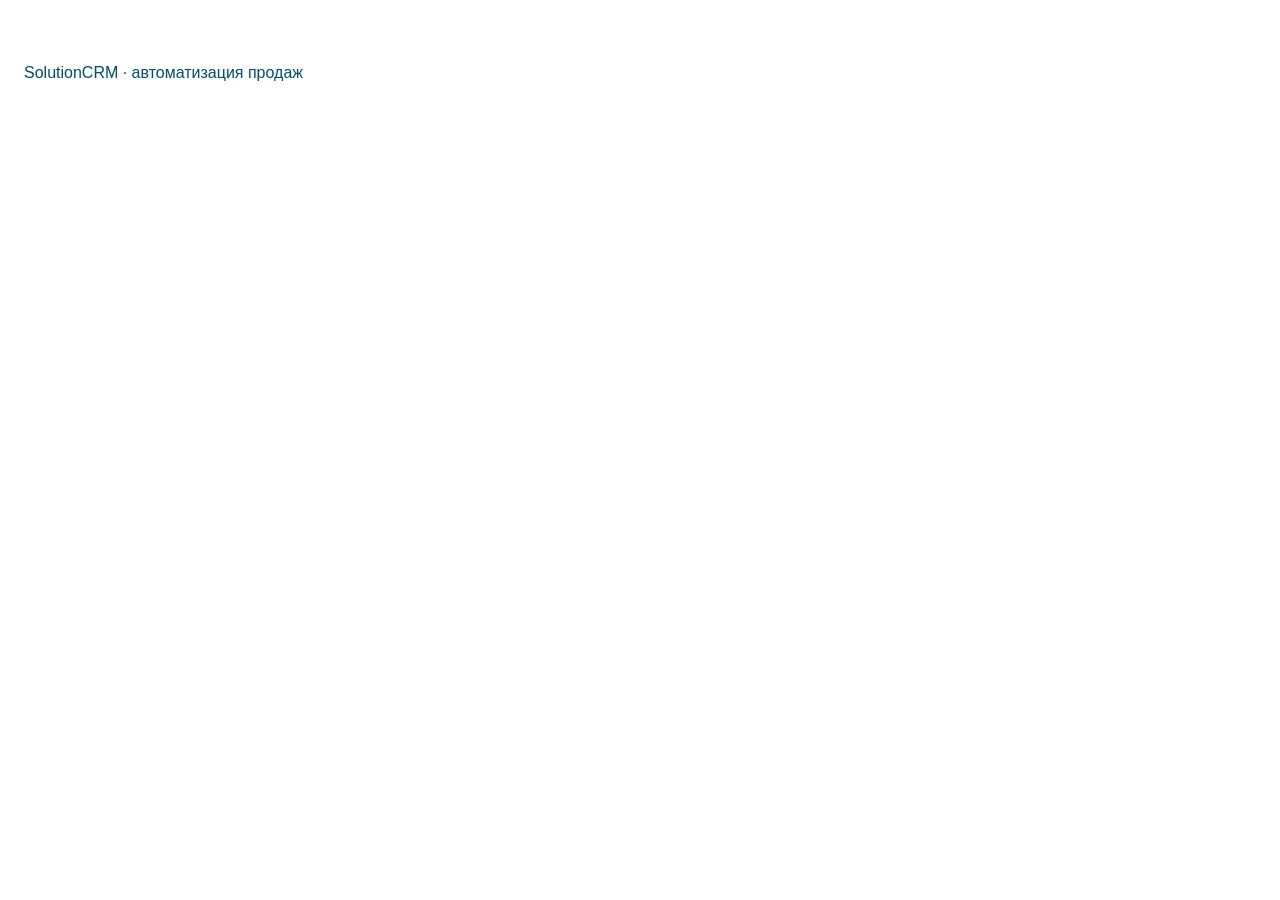
<file: index.html>
<!doctype html><html lang="ru"><head><meta charset="utf-8"><meta name="viewport" content="width=device-width,initial-scale=1"><meta name="robots" content="noindex,nofollow"><title>SolutionCRM</title></head><body style="font-family:-apple-system,Arial,sans-serif;padding:40px 16px;color:#044d65"><p>SolutionCRM · автоматизация продаж</p></body></html>
</file>
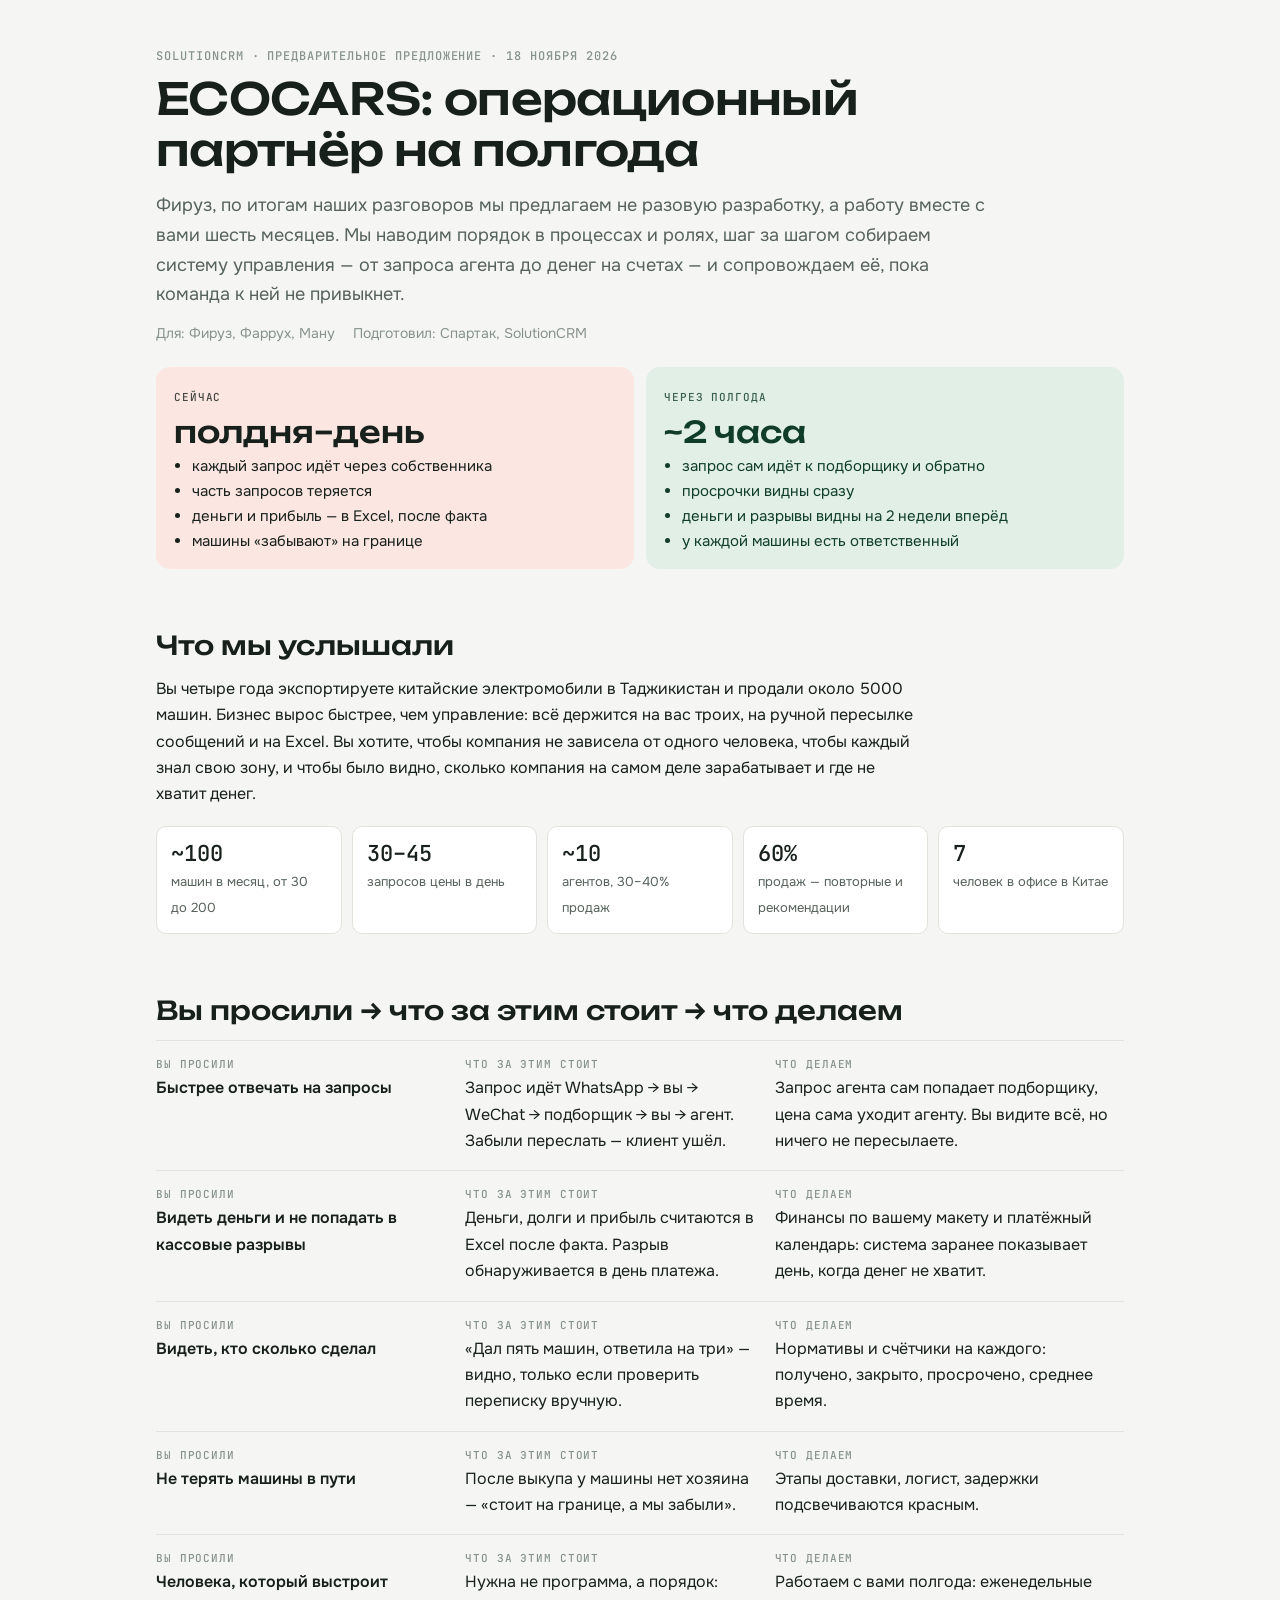
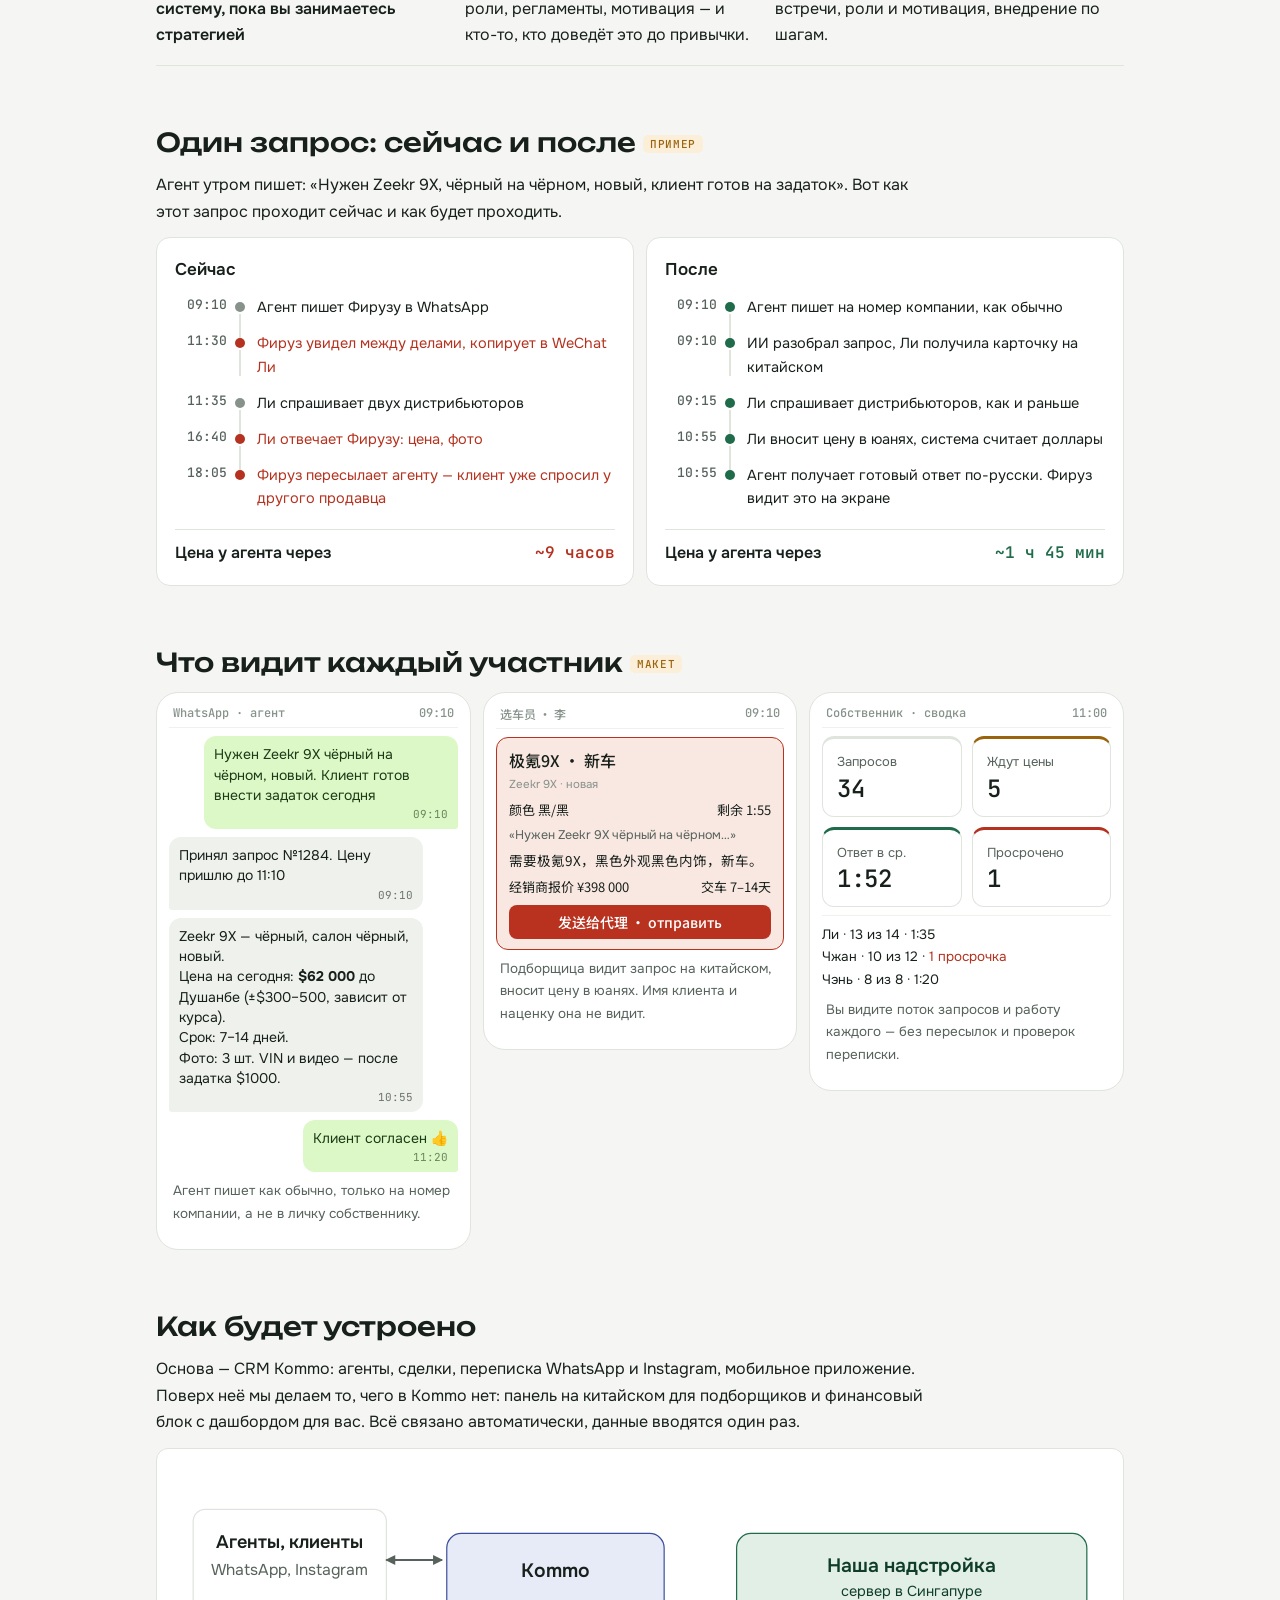
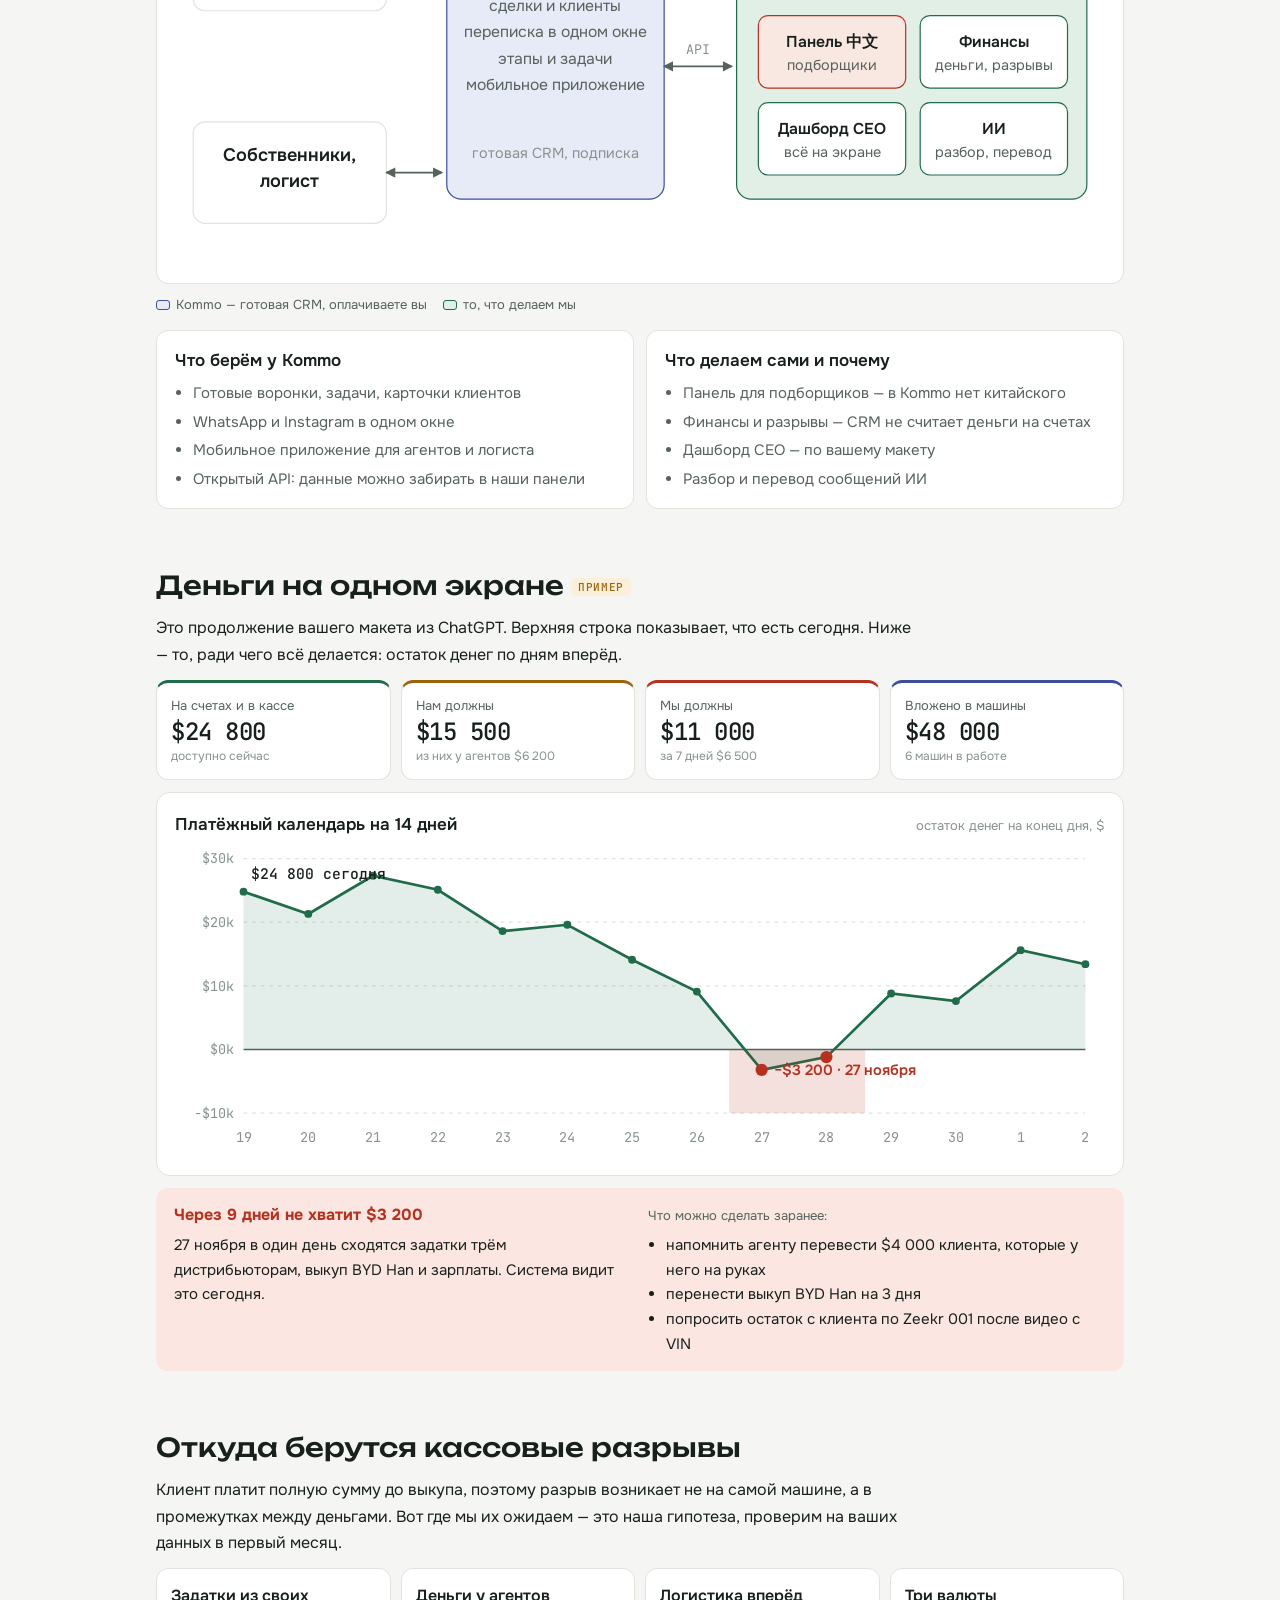
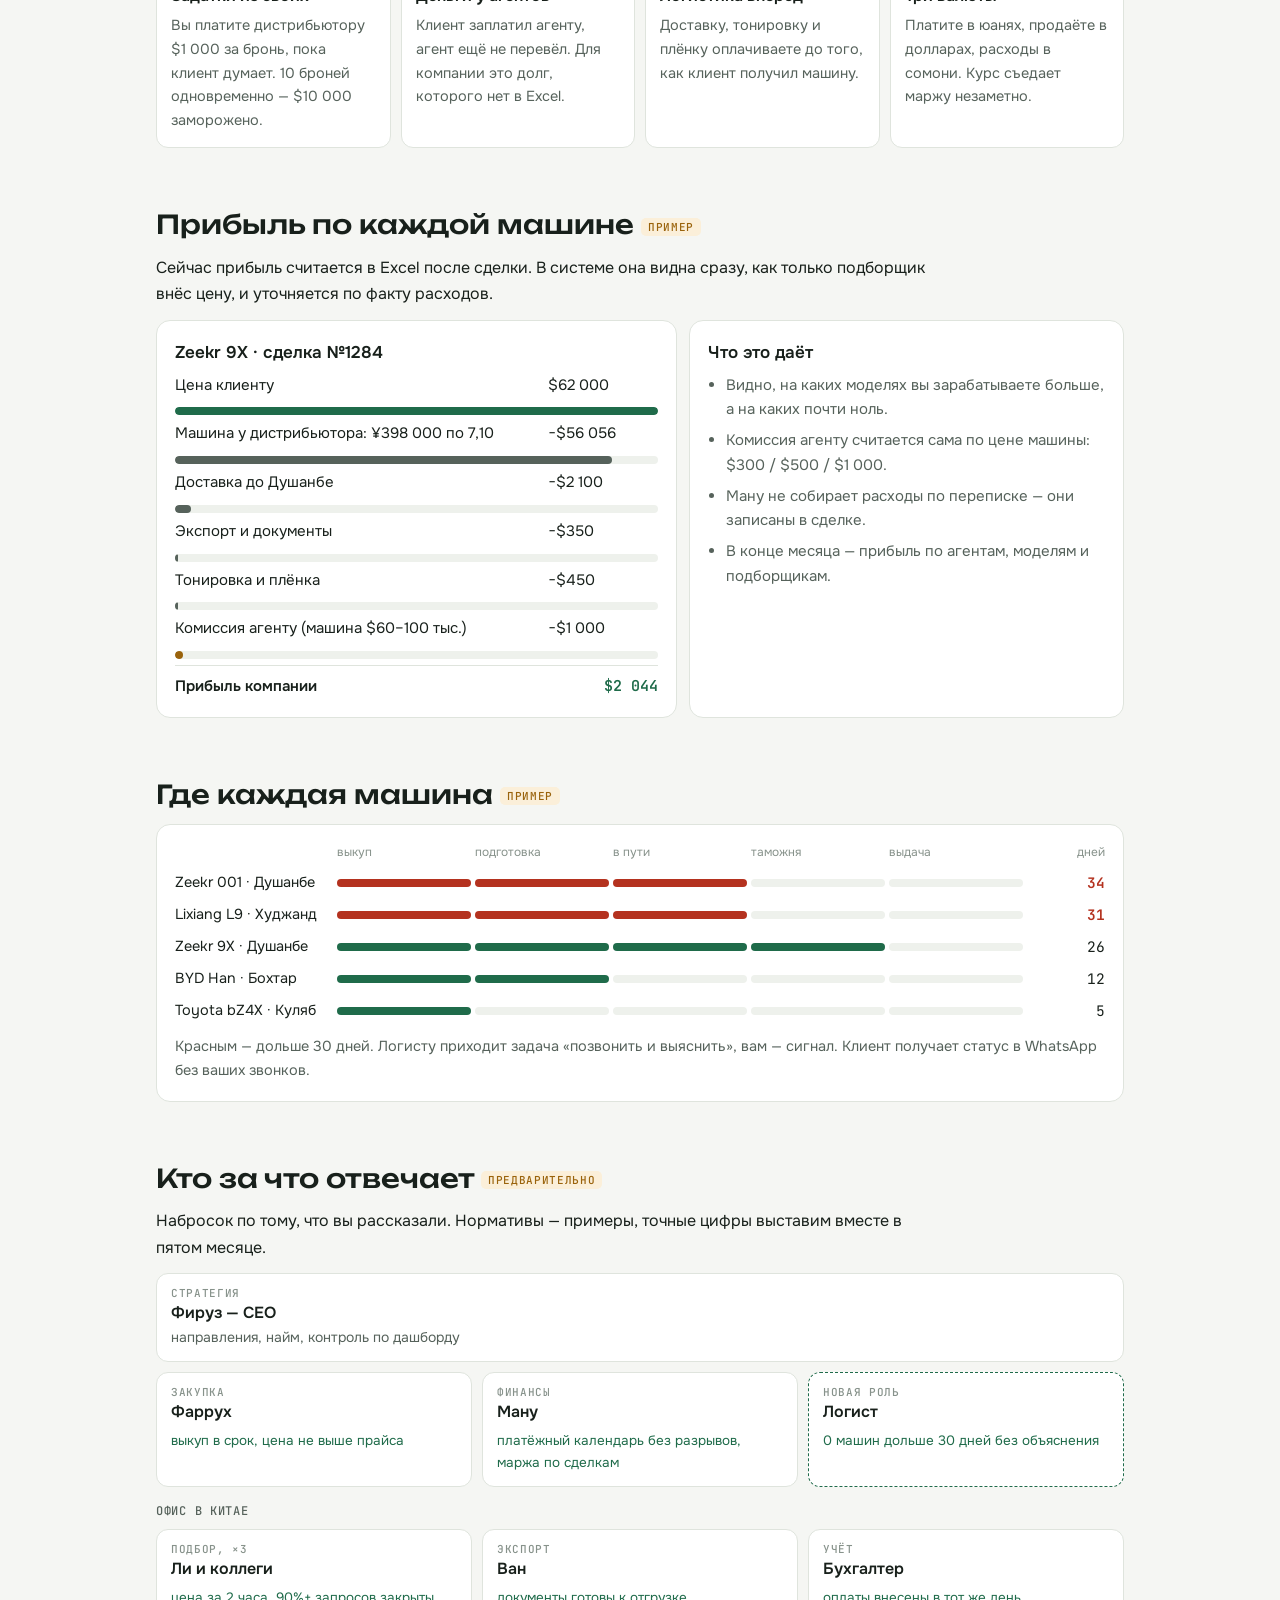
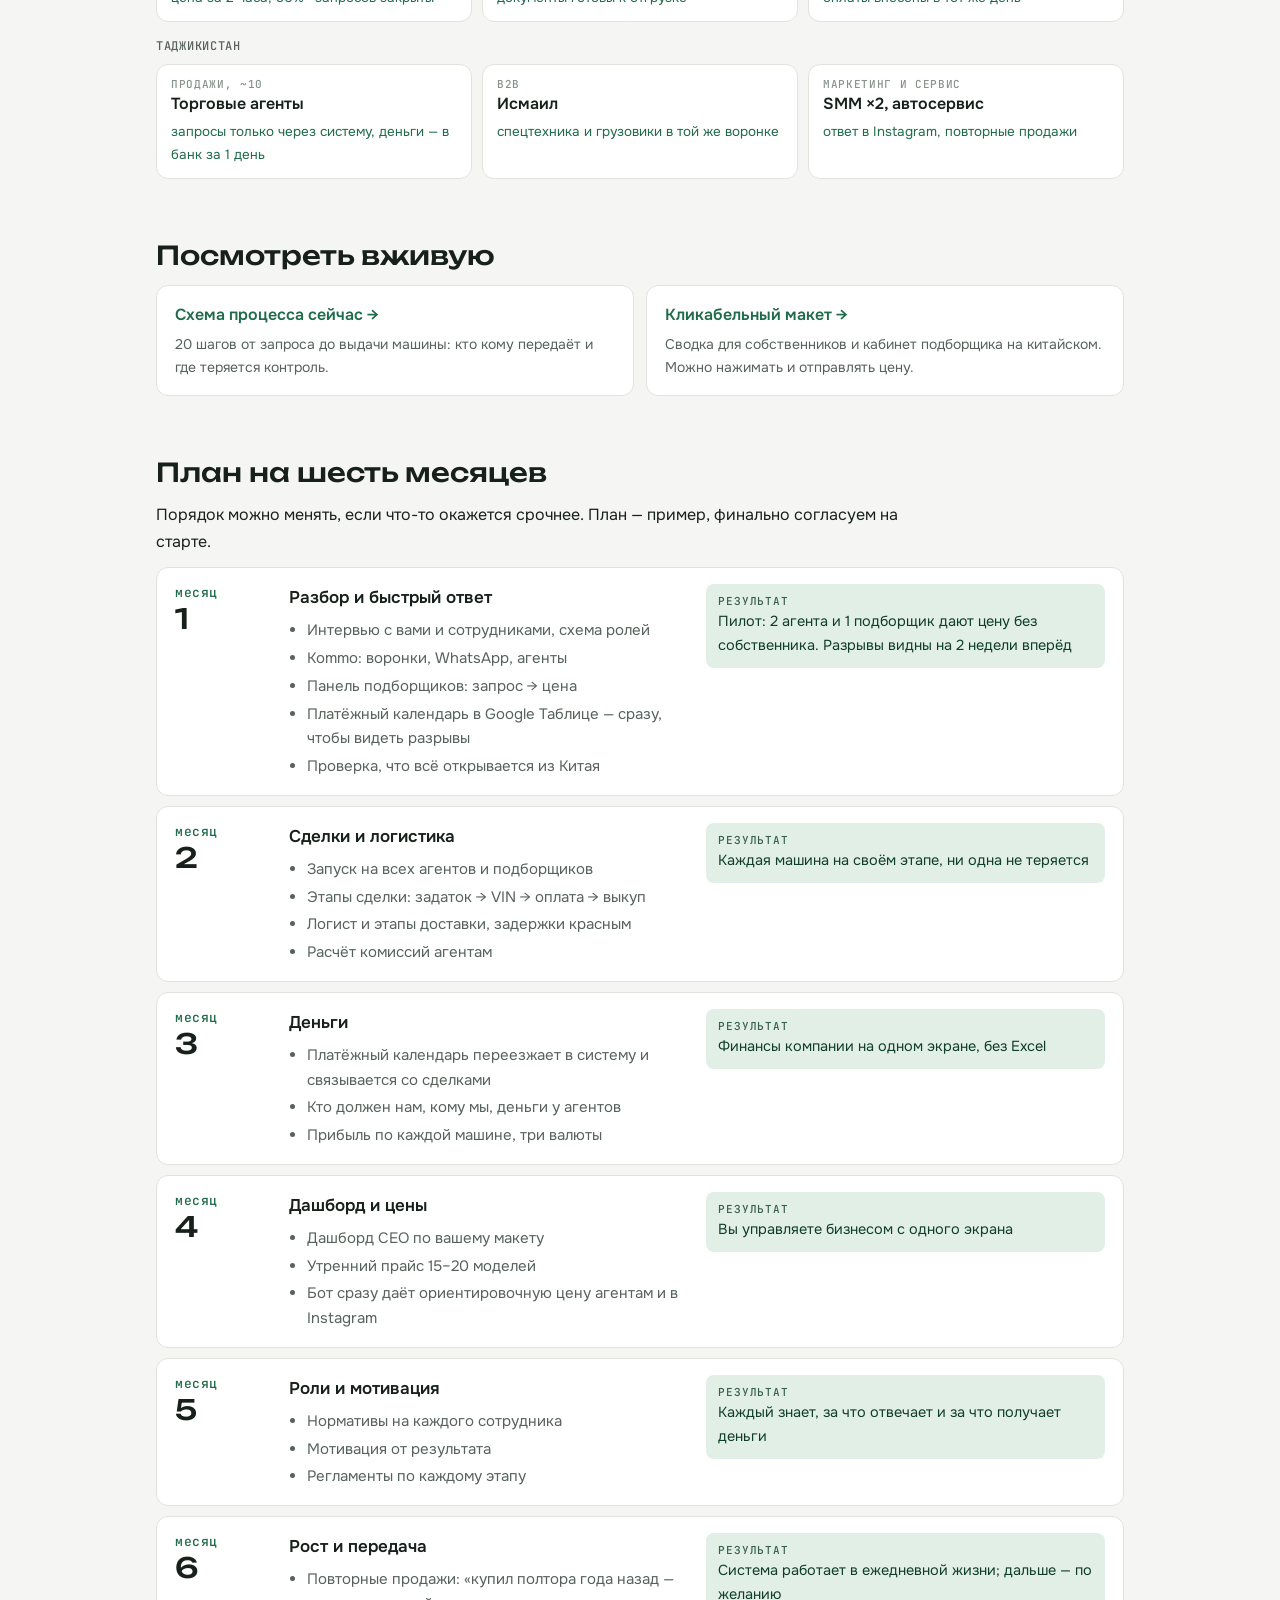
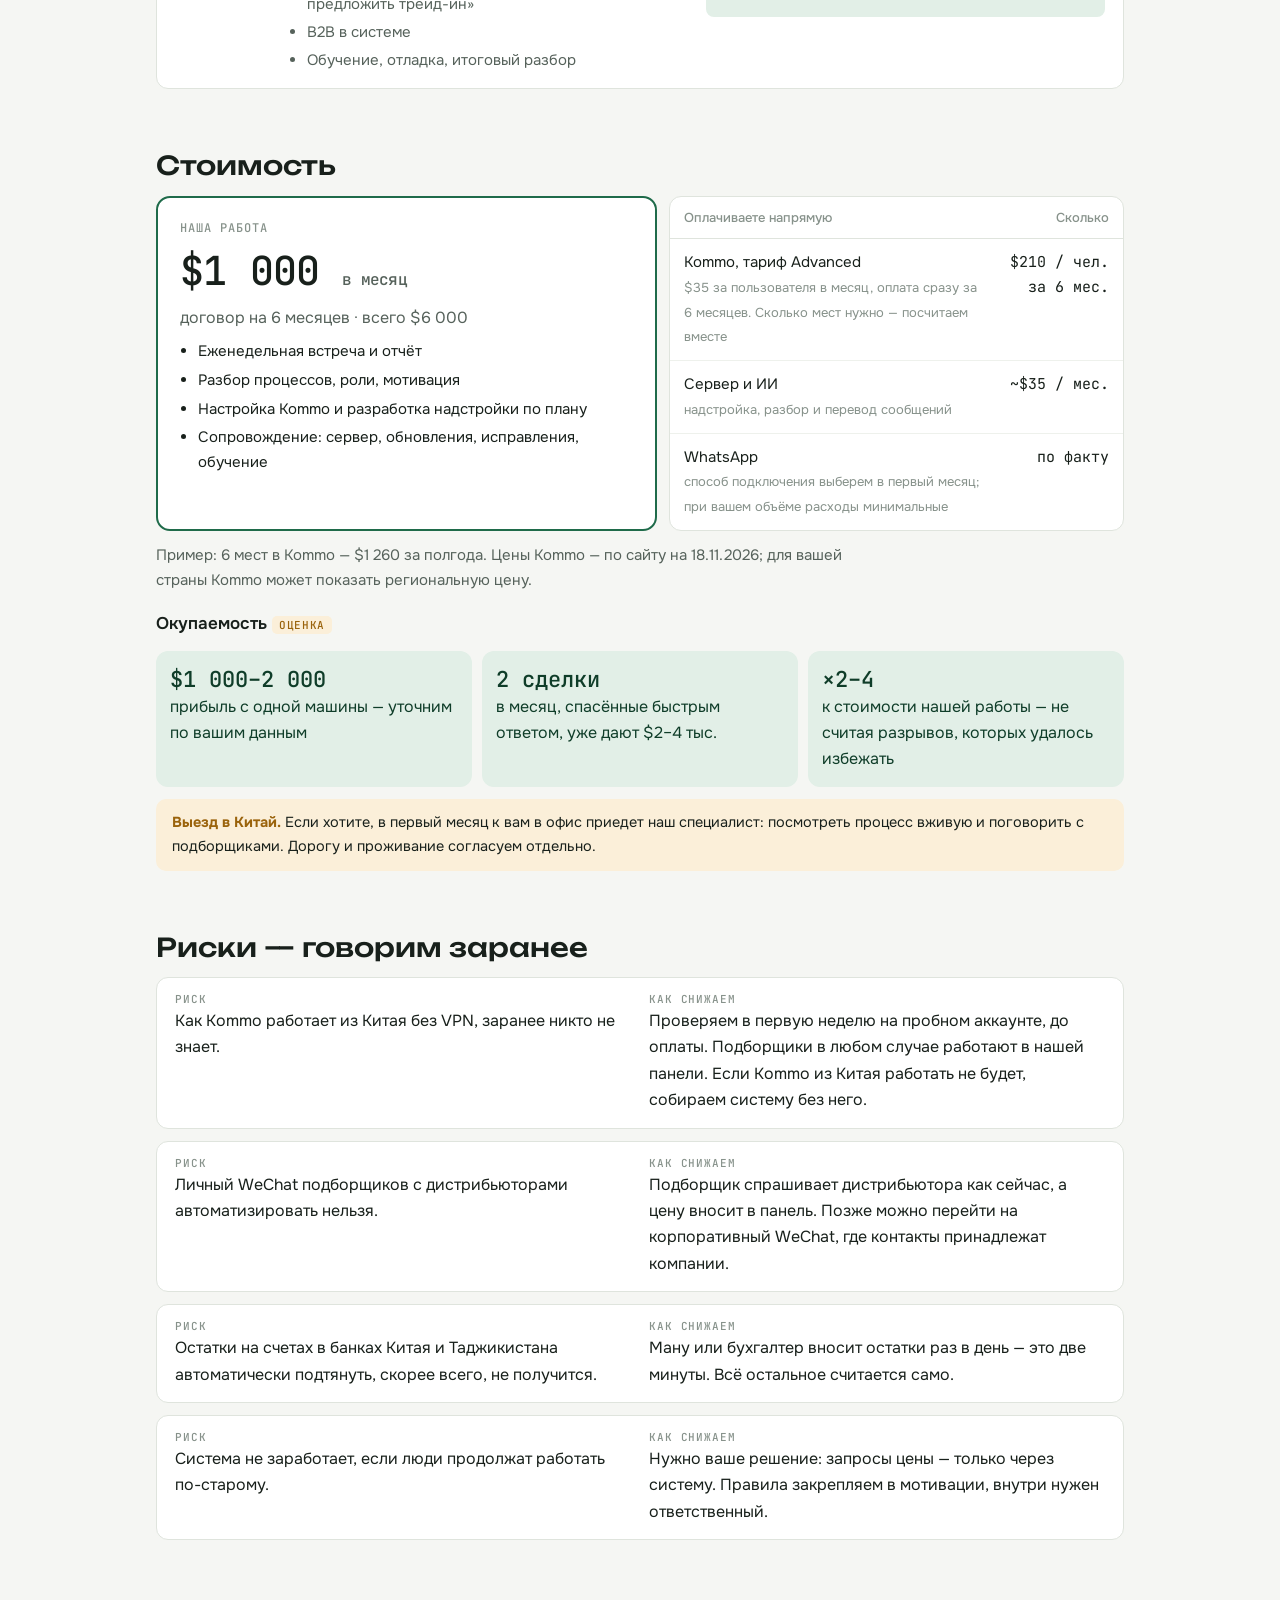
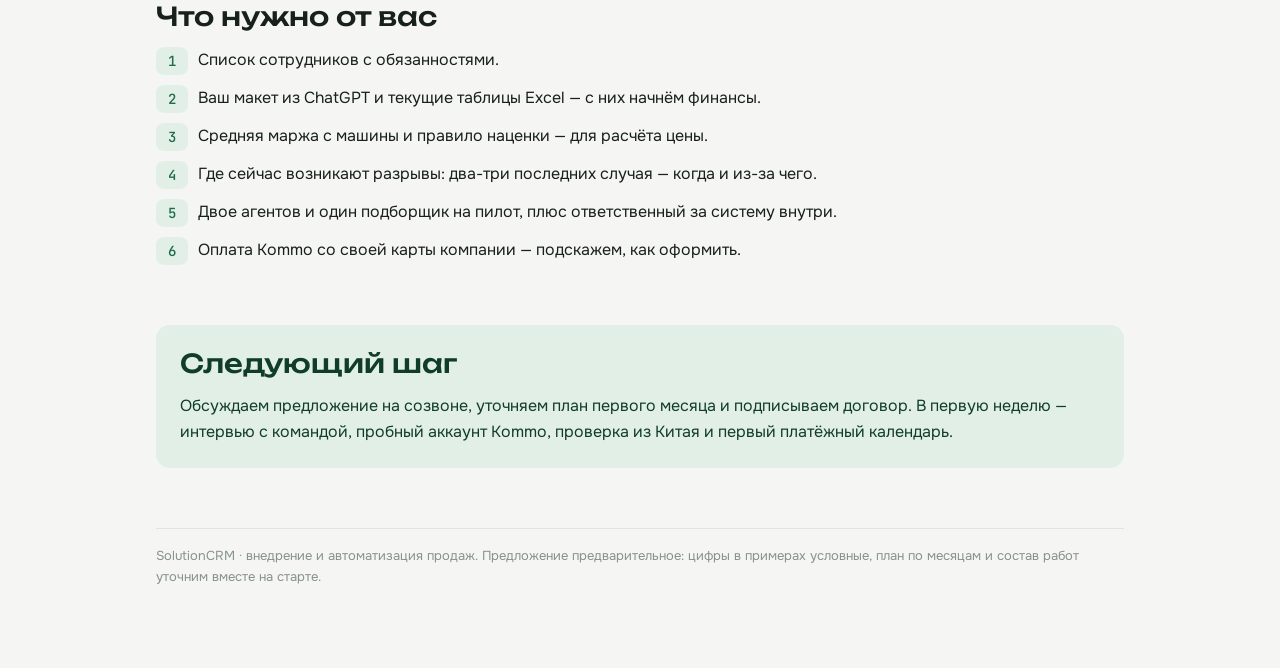
<file: p/4wyj-ecocars/index.html>
<!doctype html>
<html lang="ru">
<head>
<meta charset="utf-8">
<meta name="viewport" content="width=device-width,initial-scale=1,viewport-fit=cover">
<meta name="robots" content="noindex,nofollow">
<title>ECOCARS: партнёрство на полгода</title>
<meta name="claude:viewport-fit-sides" content="cover">
<link rel="preconnect" href="https://fonts.googleapis.com">
<link rel="stylesheet" href="https://fonts.googleapis.com/css2?family=Unbounded:wght@500&family=Onest:wght@400;500;600&family=Noto+Sans+SC:wght@400;500&family=JetBrains+Mono:wght@400;500&display=swap">
<style>
/* Layout: одна колонка для чтения (~70 знаков) + широкие визуальные вставки (до/после, макеты экранов, графики, оргструктура); разговор: что услышали → пример → устройство → деньги → роли → план → стоимость → риски → шаг */
:root{
  --bg:#f5f6f3; --paper:#ffffff; --ink:#18201b; --sub:#56625b; --faint:#87928b; --rule:#dfe4dd; --soft:#eef1ec;
  --acc:#1f6b4a; --acc-soft:#e2efe7; --acc-ink:#0f3d29;
  --kom:#3d4f9c; --kom-soft:#e7eaf7;
  --cn:#b8321f; --cn-soft:#f9e7e2;
  --warn:#9a630c; --warn-soft:#fbefd9;
  --bad:#b4321f; --bad-soft:#fbe6e1;
  --wa:#dcf8c6; --wa-ink:#1b3a17;
  --display:"Unbounded","Onest",system-ui,sans-serif;
  --body:"Onest",system-ui,-apple-system,sans-serif;
  --zh:"Noto Sans SC","PingFang SC","Microsoft YaHei",sans-serif;
  --mono:"JetBrains Mono",ui-monospace,monospace;
}
@media (prefers-color-scheme: dark){:root:not([data-theme="light"]){
  --bg:#121614; --paper:#1a1f1c; --ink:#e7ece8; --sub:#a3aea7; --faint:#77827b; --rule:#2c332f; --soft:#202622;
  --acc:#66c497; --acc-soft:#1c3327; --acc-ink:#cfeedd; --kom:#9aaaf0; --kom-soft:#22284a; --cn:#ff8a73; --cn-soft:#3a201a; --warn:#f0b24a; --warn-soft:#382a12; --bad:#ff8a73; --bad-soft:#3a201a; --wa:#1f3a2a; --wa-ink:#d6f5dc; color-scheme:dark}}
:root[data-theme="dark"]{
  --bg:#121614; --paper:#1a1f1c; --ink:#e7ece8; --sub:#a3aea7; --faint:#77827b; --rule:#2c332f; --soft:#202622;
  --acc:#66c497; --acc-soft:#1c3327; --acc-ink:#cfeedd; --kom:#9aaaf0; --kom-soft:#22284a; --cn:#ff8a73; --cn-soft:#3a201a; --warn:#f0b24a; --warn-soft:#382a12; --bad:#ff8a73; --bad-soft:#3a201a; --wa:#1f3a2a; --wa-ink:#d6f5dc; color-scheme:dark}
*{box-sizing:border-box}
body{background:var(--bg);color:var(--ink);font-family:var(--body);font-size:16px;line-height:1.65}
.wrap{max-width:1000px;margin:0 auto;padding-block:40px 72px;padding-left:max(16px, env(safe-area-inset-left, 0px));padding-right:max(16px, env(safe-area-inset-right, 0px));display:flex;flex-direction:column;gap:60px}
.read{max-width:70ch}
.eyebrow{font:500 12px var(--mono);letter-spacing:.08em;text-transform:uppercase;color:var(--faint)}
h1{font-family:var(--display);font-weight:500;font-size:clamp(28px,4.4vw,44px);line-height:1.15;margin:10px 0 16px;letter-spacing:-.015em;text-wrap:balance}
h2{font-family:var(--display);font-weight:500;font-size:clamp(20px,2.6vw,26px);line-height:1.25;margin:0 0 14px;text-wrap:balance}
h3{font-size:17px;font-weight:600;margin:0 0 6px}
p{margin:0 0 12px}
.lead{font-size:18px;color:var(--sub)}
.meta{display:flex;flex-wrap:wrap;gap:8px 18px;font-size:14px;color:var(--faint)}
.ex{display:inline-block;font:500 11px var(--mono);letter-spacing:.06em;text-transform:uppercase;color:var(--warn);background:var(--warn-soft);border-radius:5px;padding:2px 7px;vertical-align:middle}
.card{background:var(--paper);border:1px solid var(--rule);border-radius:14px;padding:18px;min-width:0}
.facts{display:grid;grid-template-columns:repeat(auto-fit,minmax(150px,1fr));gap:10px;margin-top:18px}
.fact{background:var(--paper);border:1px solid var(--rule);border-radius:10px;padding:12px 14px}
.fact b{display:block;font:500 22px var(--mono);font-variant-numeric:tabular-nums}
.fact span{font-size:13px;color:var(--sub)}
/* before/after hero strip */
.ba{display:grid;grid-template-columns:minmax(0,1fr) minmax(0,1fr);gap:12px;margin-top:22px}
@media (max-width:720px){.ba{grid-template-columns:minmax(0,1fr)}}
.ba > div{border-radius:14px;padding:16px 18px}
.ba .now{background:var(--bad-soft)} .ba .will{background:var(--acc-soft);color:var(--acc-ink)}
.ba .k{font:500 11px var(--mono);letter-spacing:.08em;text-transform:uppercase;opacity:.8}
.ba .big{font:500 30px var(--display);margin:4px 0}
.ba ul{margin:0;padding-left:18px;font-size:15px}
/* asks */
.asks{display:flex;flex-direction:column;border-top:1px solid var(--rule)}
.ask{display:grid;grid-template-columns:minmax(0,1fr) minmax(0,1fr) minmax(0,1.2fr);gap:18px;padding:16px 0;border-bottom:1px solid var(--rule)}
.ask div{min-width:0}
.ask .k{font:500 11px var(--mono);letter-spacing:.08em;text-transform:uppercase;color:var(--faint);display:block;margin-bottom:4px}
.ask .q{font-weight:600}
@media (max-width:720px){.ask{grid-template-columns:minmax(0,1fr);gap:8px}}
/* timelines */
.tl2{display:grid;grid-template-columns:minmax(0,1fr) minmax(0,1fr);gap:12px}
@media (max-width:760px){.tl2{grid-template-columns:minmax(0,1fr)}}
.tl{list-style:none;margin:12px 0 0;padding:0;display:flex;flex-direction:column}
.tl li{display:grid;grid-template-columns:52px 14px minmax(0,1fr);gap:8px;font-size:14.5px;position:relative;padding-bottom:12px}
.tl li .t{font:500 13px var(--mono);color:var(--sub);text-align:right}
.tl li .d{width:10px;height:10px;border-radius:50%;margin-top:6px;background:var(--faint);position:relative}
.tl li:not(:last-child) .d::after{content:"";position:absolute;left:4px;top:12px;width:2px;height:calc(100% + 16px);background:var(--rule)}
.tl li.bad .d{background:var(--bad)} .tl li.ok .d{background:var(--acc)}
.tl li.bad .x{color:var(--bad)}
.sum{margin-top:6px;padding-top:10px;border-top:1px solid var(--rule);display:flex;justify-content:space-between;gap:10px;font-weight:600}
.sum span:last-child{font-family:var(--mono)}
/* phone mockups */
.screens{display:grid;grid-template-columns:repeat(3,minmax(0,1fr));gap:12px;align-items:start}
@media (max-width:860px){.screens{grid-template-columns:minmax(0,1fr)}}
.phone{background:var(--paper);border:1px solid var(--rule);border-radius:22px;padding:12px;display:flex;flex-direction:column;gap:8px;min-width:0}
.phone .bar{font:500 12px var(--mono);color:var(--faint);display:flex;justify-content:space-between;padding:0 4px 6px;border-bottom:1px solid var(--soft)}
.bub{max-width:88%;border-radius:12px;padding:8px 10px;font-size:14px;line-height:1.45}
.bub.me{align-self:flex-end;background:var(--wa);color:var(--wa-ink);border-bottom-right-radius:3px}
.bub.bot{align-self:flex-start;background:var(--soft);border-bottom-left-radius:3px}
.bub .tm{display:block;text-align:right;font:400 11px var(--mono);opacity:.6;margin-top:2px}
.zcard{border:1px solid var(--cn);background:var(--cn-soft);border-radius:12px;padding:10px 12px;display:flex;flex-direction:column;gap:4px}
.zcard .m{font:500 16px var(--zh)}
.zh{font-family:var(--zh)}
.ru{display:block;font-size:11.5px;color:var(--faint)}
.zrow{display:flex;justify-content:space-between;gap:8px;font-size:13px}
.zbtn{background:var(--cn);color:var(--paper);border-radius:8px;padding:7px 10px;text-align:center;font:500 14px var(--zh);margin-top:4px}
.cap{font-size:13.5px;color:var(--sub);padding:0 4px}
/* diagram */
.diagram{overflow-x:auto;background:var(--paper);border:1px solid var(--rule);border-radius:12px;padding:12px}
.diagram svg{display:block;width:100%;min-width:660px;height:auto}
.legend{display:flex;flex-wrap:wrap;gap:16px;font-size:13px;color:var(--sub);margin-top:10px}
.legend span{display:inline-flex;align-items:center;gap:6px}
.legend i{width:14px;height:10px;border-radius:3px;display:inline-block;border:1.5px solid}
.why{display:grid;grid-template-columns:repeat(2,minmax(0,1fr));gap:12px}
@media (max-width:720px){.why{grid-template-columns:minmax(0,1fr)}}
.why > div{background:var(--paper);border:1px solid var(--rule);border-radius:12px;padding:16px 18px;min-width:0}
.why ul{margin:0;padding-left:18px;font-size:15px;color:var(--sub);display:flex;flex-direction:column;gap:4px}
/* money */
.tiles{display:grid;grid-template-columns:repeat(4,minmax(0,1fr));gap:10px}
@media (max-width:760px){.tiles{grid-template-columns:repeat(2,minmax(0,1fr))}}
.tile{background:var(--paper);border:1px solid var(--rule);border-radius:12px;padding:12px 14px;border-top:3px solid var(--rule)}
.tile.g{border-top-color:var(--acc)} .tile.y{border-top-color:var(--warn)} .tile.r{border-top-color:var(--bad)} .tile.b{border-top-color:var(--kom)}
.tile .l{font-size:13px;color:var(--sub)}
.tile .v{font:500 24px var(--mono);font-variant-numeric:tabular-nums;letter-spacing:-.02em}
.tile .n{font-size:12px;color:var(--faint)}
.chart{overflow-x:auto}
.chart svg{display:block;width:100%;min-width:600px;height:auto}
.alert{display:grid;grid-template-columns:minmax(0,1fr) minmax(0,1fr);gap:16px;background:var(--bad-soft);border-radius:12px;padding:14px 18px;margin-top:12px}
@media (max-width:720px){.alert{grid-template-columns:minmax(0,1fr)}}
.alert b{color:var(--bad)}
.alert ul{margin:4px 0 0;padding-left:18px;font-size:15px}
.causes{display:grid;grid-template-columns:repeat(auto-fit,minmax(200px,1fr));gap:10px}
.cause{background:var(--paper);border:1px solid var(--rule);border-radius:12px;padding:14px}
.cause .h{font-weight:600;margin-bottom:4px}
.cause p{font-size:14.5px;color:var(--sub);margin:0}
.unit{display:grid;grid-template-columns:minmax(0,1.2fr) minmax(0,1fr);gap:12px}
@media (max-width:760px){.unit{grid-template-columns:minmax(0,1fr)}}
.wf{display:flex;flex-direction:column;gap:6px;font-size:15px}
.wf .r{display:grid;grid-template-columns:minmax(0,1fr) 110px;gap:10px;align-items:center}
.wf .r span:last-child{font-family:var(--mono);text-align:right;font-variant-numeric:tabular-nums}
.wf .bar{height:8px;border-radius:4px;background:var(--soft);grid-column:1/-1;overflow:hidden}
.wf .bar i{display:block;height:100%;border-radius:4px}
.wf .tot{border-top:1px solid var(--rule);padding-top:8px;font-weight:600}
/* logistics */
.lg{display:flex;flex-direction:column;gap:8px}
.lgrow{display:grid;grid-template-columns:150px minmax(0,1fr) 70px;gap:12px;align-items:center;font-size:14.5px}
@media (max-width:600px){.lgrow{grid-template-columns:110px minmax(0,1fr) 54px}}
.steps{display:grid;grid-template-columns:repeat(5,minmax(0,1fr));gap:4px}
.steps i{height:8px;border-radius:4px;background:var(--soft)}
.steps i.on{background:var(--acc)} .lgrow.late .steps i.on{background:var(--bad)}
.lgrow .dd{font-family:var(--mono);text-align:right}
.lgrow.late .dd{color:var(--bad);font-weight:600}
.stepnames{display:grid;grid-template-columns:150px minmax(0,1fr) 70px;gap:12px;font-size:12px;color:var(--faint)}
.stepnames div:nth-child(2){display:grid;grid-template-columns:repeat(5,minmax(0,1fr));gap:4px}
@media (max-width:600px){.stepnames{grid-template-columns:110px minmax(0,1fr) 54px}.stepnames div:nth-child(2) span{font-size:10px}}
/* org */
.org{display:flex;flex-direction:column;gap:10px}
.orow{display:grid;gap:10px}
.o1{grid-template-columns:minmax(0,1fr)} .o3{grid-template-columns:repeat(3,minmax(0,1fr))}
@media (max-width:760px){.o3{grid-template-columns:minmax(0,1fr)}}
.ob{background:var(--paper);border:1px solid var(--rule);border-radius:12px;padding:12px 14px;min-width:0}
.ob.new{border:1.5px dashed var(--acc)}
.ob .w{font:500 11px var(--mono);letter-spacing:.06em;text-transform:uppercase;color:var(--faint)}
.ob .nm{font-weight:600}
.ob .kpi{font-size:13.5px;color:var(--acc);margin-top:4px}
.zone{font:500 12px var(--mono);letter-spacing:.06em;text-transform:uppercase;color:var(--sub);margin-top:6px}
/* months */
.months{display:flex;flex-direction:column;gap:10px}
.mo{display:grid;grid-template-columns:96px minmax(0,1fr) minmax(0,1fr);gap:18px;background:var(--paper);border:1px solid var(--rule);border-radius:12px;padding:16px 18px}
.mo .n{font:500 13px var(--mono);color:var(--acc);letter-spacing:.04em}
.mo .n b{display:block;font:500 28px var(--display);color:var(--ink);letter-spacing:0}
.mo ul{margin:0;padding-left:18px;font-size:15px;color:var(--sub);display:flex;flex-direction:column;gap:3px}
.mo .res{background:var(--acc-soft);color:var(--acc-ink);border-radius:8px;padding:10px 12px;font-size:14.5px;align-self:start}
.mo .res .k{font:500 11px var(--mono);letter-spacing:.08em;text-transform:uppercase;display:block;margin-bottom:2px;opacity:.8}
@media (max-width:760px){.mo{grid-template-columns:minmax(0,1fr);gap:10px}}
.links{display:grid;grid-template-columns:repeat(auto-fit,minmax(260px,1fr));gap:12px}
.lnk{display:flex;flex-direction:column;gap:4px;background:var(--paper);border:1px solid var(--rule);border-radius:12px;padding:16px 18px;color:inherit;text-decoration:none}
.lnk:hover{border-color:var(--acc)}
.lnk b{font-weight:600;color:var(--acc)}
.lnk span{font-size:14px;color:var(--sub)}
a{color:var(--acc)}
a:focus-visible{outline:2px solid var(--acc);outline-offset:3px;border-radius:4px}
.price{display:grid;grid-template-columns:minmax(0,1.1fr) minmax(0,1fr);gap:12px}
@media (max-width:760px){.price{grid-template-columns:minmax(0,1fr)}}
.bigp{background:var(--paper);border:2px solid var(--acc);border-radius:14px;padding:22px;display:flex;flex-direction:column;gap:8px}
.bigp .s{font:500 40px var(--mono);letter-spacing:-.02em}
.bigp .s small{font-size:16px;color:var(--sub)}
.bigp ul{margin:0;padding-left:18px;font-size:15px;display:flex;flex-direction:column;gap:4px}
.roi{display:grid;grid-template-columns:repeat(3,minmax(0,1fr));gap:10px;margin-top:12px}
@media (max-width:720px){.roi{grid-template-columns:minmax(0,1fr)}}
.roi > div{background:var(--acc-soft);color:var(--acc-ink);border-radius:12px;padding:14px}
.roi b{display:block;font:500 22px var(--mono)}
.note{background:var(--warn-soft);border-radius:10px;padding:12px 16px;font-size:14.5px}
.note b{color:var(--warn)}
.tw{overflow-x:auto;background:var(--paper);border:1px solid var(--rule);border-radius:12px}
table{width:100%;border-collapse:collapse;font-size:15px}
th{text-align:left;font-weight:500;font-size:13px;color:var(--faint);padding:10px 14px;border-bottom:1px solid var(--rule)}
td{padding:11px 14px;border-bottom:1px solid var(--soft);vertical-align:top}
td.num{font-family:var(--mono);white-space:nowrap;text-align:right;font-variant-numeric:tabular-nums}
th.num{text-align:right}
tr:last-child td{border-bottom:0}
.risks{display:flex;flex-direction:column;gap:12px}
.risk{display:grid;grid-template-columns:minmax(0,1fr) minmax(0,1fr);gap:18px;background:var(--paper);border:1px solid var(--rule);border-radius:12px;padding:14px 18px}
@media (max-width:720px){.risk{grid-template-columns:minmax(0,1fr);gap:6px}}
.risk .k{font:500 11px var(--mono);letter-spacing:.08em;text-transform:uppercase;color:var(--faint);display:block;margin-bottom:2px}
.need{counter-reset:n;list-style:none;padding:0;margin:0;display:flex;flex-direction:column;gap:10px}
.need li{counter-increment:n;display:grid;grid-template-columns:32px minmax(0,1fr);gap:10px}
.need li::before{content:counter(n);font:500 14px var(--mono);color:var(--acc);background:var(--acc-soft);border-radius:8px;height:28px;display:flex;align-items:center;justify-content:center}
.next{background:var(--acc-soft);color:var(--acc-ink);border-radius:14px;padding:22px 24px}
.next h2{color:var(--acc-ink)}
footer{font-size:13px;color:var(--faint);border-top:1px solid var(--rule);padding-top:16px}
</style>

<div class="wrap">

  <header>
    <div class="eyebrow">SolutionCRM · предварительное предложение · 18 ноября 2026</div>
    <h1>ECOCARS: операционный партнёр на полгода</h1>
    <p class="lead read">Фируз, по итогам наших разговоров мы предлагаем не разовую разработку, а работу вместе с вами шесть месяцев. Мы наводим порядок в процессах и ролях, шаг за шагом собираем систему управления — от запроса агента до денег на счетах — и сопровождаем её, пока команда к ней не привыкнет.</p>
    <div class="meta"><span>Для: Фируз, Фаррух, Ману</span><span>Подготовил: Спартак, SolutionCRM</span></div>
    <div class="ba">
      <div class="now"><span class="k">Сейчас</span><div class="big">полдня–день</div><ul><li>каждый запрос идёт через собственника</li><li>часть запросов теряется</li><li>деньги и прибыль — в Excel, после факта</li><li>машины «забывают» на границе</li></ul></div>
      <div class="will"><span class="k">Через полгода</span><div class="big">~2 часа</div><ul><li>запрос сам идёт к подборщику и обратно</li><li>просрочки видны сразу</li><li>деньги и разрывы видны на 2 недели вперёд</li><li>у каждой машины есть ответственный</li></ul></div>
    </div>
  </header>

  <section>
    <h2>Что мы услышали</h2>
    <div class="read"><p>Вы четыре года экспортируете китайские электромобили в Таджикистан и продали около 5000 машин. Бизнес вырос быстрее, чем управление: всё держится на вас троих, на ручной пересылке сообщений и на Excel. Вы хотите, чтобы компания не зависела от одного человека, чтобы каждый знал свою зону, и чтобы было видно, сколько компания на самом деле зарабатывает и где не хватит денег.</p></div>
    <div class="facts">
      <div class="fact"><b>~100</b><span>машин в месяц, от 30 до 200</span></div>
      <div class="fact"><b>30–45</b><span>запросов цены в день</span></div>
      <div class="fact"><b>~10</b><span>агентов, 30–40% продаж</span></div>
      <div class="fact"><b>60%</b><span>продаж — повторные и рекомендации</span></div>
      <div class="fact"><b>7</b><span>человек в офисе в Китае</span></div>
    </div>
  </section>

  <section>
    <h2>Вы просили → что за этим стоит → что делаем</h2>
    <div class="asks">
      <div class="ask"><div><span class="k">Вы просили</span><span class="q">Быстрее отвечать на запросы</span></div><div><span class="k">Что за этим стоит</span>Запрос идёт WhatsApp → вы → WeChat → подборщик → вы → агент. Забыли переслать — клиент ушёл.</div><div><span class="k">Что делаем</span>Запрос агента сам попадает подборщику, цена сама уходит агенту. Вы видите всё, но ничего не пересылаете.</div></div>
      <div class="ask"><div><span class="k">Вы просили</span><span class="q">Видеть деньги и не попадать в кассовые разрывы</span></div><div><span class="k">Что за этим стоит</span>Деньги, долги и прибыль считаются в Excel после факта. Разрыв обнаруживается в день платежа.</div><div><span class="k">Что делаем</span>Финансы по вашему макету и платёжный календарь: система заранее показывает день, когда денег не хватит.</div></div>
      <div class="ask"><div><span class="k">Вы просили</span><span class="q">Видеть, кто сколько сделал</span></div><div><span class="k">Что за этим стоит</span>«Дал пять машин, ответила на три» — видно, только если проверить переписку вручную.</div><div><span class="k">Что делаем</span>Нормативы и счётчики на каждого: получено, закрыто, просрочено, среднее время.</div></div>
      <div class="ask"><div><span class="k">Вы просили</span><span class="q">Не терять машины в пути</span></div><div><span class="k">Что за этим стоит</span>После выкупа у машины нет хозяина — «стоит на границе, а мы забыли».</div><div><span class="k">Что делаем</span>Этапы доставки, логист, задержки подсвечиваются красным.</div></div>
      <div class="ask"><div><span class="k">Вы просили</span><span class="q">Человека, который выстроит систему, пока вы занимаетесь стратегией</span></div><div><span class="k">Что за этим стоит</span>Нужна не программа, а порядок: роли, регламенты, мотивация — и кто-то, кто доведёт это до привычки.</div><div><span class="k">Что делаем</span>Работаем с вами полгода: еженедельные встречи, роли и мотивация, внедрение по шагам.</div></div>
    </div>
  </section>

  <section>
    <h2>Один запрос: сейчас и после <span class="ex">пример</span></h2>
    <p class="read">Агент утром пишет: «Нужен Zeekr 9X, чёрный на чёрном, новый, клиент готов на задаток». Вот как этот запрос проходит сейчас и как будет проходить.</p>
    <div class="tl2">
      <div class="card"><h3>Сейчас</h3>
        <ol class="tl">
          <li><span class="t">09:10</span><span class="d"></span><span>Агент пишет Фирузу в WhatsApp</span></li>
          <li class="bad"><span class="t">11:30</span><span class="d"></span><span class="x">Фируз увидел между делами, копирует в WeChat Ли</span></li>
          <li><span class="t">11:35</span><span class="d"></span><span>Ли спрашивает двух дистрибьюторов</span></li>
          <li class="bad"><span class="t">16:40</span><span class="d"></span><span class="x">Ли отвечает Фирузу: цена, фото</span></li>
          <li class="bad"><span class="t">18:05</span><span class="d"></span><span class="x">Фируз пересылает агенту — клиент уже спросил у другого продавца</span></li>
        </ol>
        <div class="sum"><span>Цена у агента через</span><span style="color:var(--bad)">~9 часов</span></div>
      </div>
      <div class="card"><h3>После</h3>
        <ol class="tl">
          <li class="ok"><span class="t">09:10</span><span class="d"></span><span>Агент пишет на номер компании, как обычно</span></li>
          <li class="ok"><span class="t">09:10</span><span class="d"></span><span>ИИ разобрал запрос, Ли получила карточку на китайском</span></li>
          <li class="ok"><span class="t">09:15</span><span class="d"></span><span>Ли спрашивает дистрибьюторов, как и раньше</span></li>
          <li class="ok"><span class="t">10:55</span><span class="d"></span><span>Ли вносит цену в юанях, система считает доллары</span></li>
          <li class="ok"><span class="t">10:55</span><span class="d"></span><span>Агент получает готовый ответ по-русски. Фируз видит это на экране</span></li>
        </ol>
        <div class="sum"><span>Цена у агента через</span><span style="color:var(--acc)">~1 ч 45 мин</span></div>
      </div>
    </div>
  </section>

  <section>
    <h2>Что видит каждый участник <span class="ex">макет</span></h2>
    <div class="screens">
      <div class="phone">
        <div class="bar"><span>WhatsApp · агент</span><span>09:10</span></div>
        <div class="bub me">Нужен Zeekr 9X чёрный на чёрном, новый. Клиент готов внести задаток сегодня<span class="tm">09:10</span></div>
        <div class="bub bot">Принял запрос №1284. Цену пришлю до 11:10<span class="tm">09:10</span></div>
        <div class="bub bot">Zeekr 9X — чёрный, салон чёрный, новый.<br>Цена на сегодня: <b>$62 000</b> до Душанбе (±$300–500, зависит от курса).<br>Срок: 7–14 дней.<br>Фото: 3 шт. VIN и видео — после задатка $1000.<span class="tm">10:55</span></div>
        <div class="bub me">Клиент согласен 👍<span class="tm">11:20</span></div>
        <p class="cap">Агент пишет как обычно, только на номер компании, а не в личку собственнику.</p>
      </div>
      <div class="phone">
        <div class="bar"><span class="zh">选车员 · 李</span><span>09:10</span></div>
        <div class="zcard">
          <span class="m">极氪9X · 新车</span><span class="ru">Zeekr 9X · новая</span>
          <div class="zrow"><span class="zh">颜色 黑/黑</span><span class="zh">剩余 1:55</span></div>
          <div style="font-size:12.5px;color:var(--sub)">«Нужен Zeekr 9X чёрный на чёрном…»</div>
          <div class="zh" style="font-size:13.5px">需要极氪9X，黑色外观黑色内饰，新车。</div>
          <div class="zrow"><span class="zh">经销商报价 ¥398 000</span><span class="zh">交车 7–14天</span></div>
          <div class="zbtn">发送给代理 · отправить</div>
        </div>
        <p class="cap">Подборщица видит запрос на китайском, вносит цену в юанях. Имя клиента и наценку она не видит.</p>
      </div>
      <div class="phone">
        <div class="bar"><span>Собственник · сводка</span><span>11:00</span></div>
        <div class="tiles" style="grid-template-columns:repeat(2,minmax(0,1fr))">
          <div class="tile"><div class="l">Запросов</div><div class="v">34</div></div>
          <div class="tile y"><div class="l">Ждут цены</div><div class="v">5</div></div>
          <div class="tile g"><div class="l">Ответ в ср.</div><div class="v">1:52</div></div>
          <div class="tile r"><div class="l">Просрочено</div><div class="v">1</div></div>
        </div>
        <div style="font-size:13.5px;border-top:1px solid var(--soft);padding-top:8px">Ли · 13 из 14 · 1:35<br>Чжан · 10 из 12 · <span style="color:var(--bad)">1 просрочка</span><br>Чэнь · 8 из 8 · 1:20</div>
        <p class="cap">Вы видите поток запросов и работу каждого — без пересылок и проверок переписки.</p>
      </div>
    </div>
  </section>

  <section>
    <h2>Как будет устроено</h2>
    <p class="read">Основа — CRM Kommo: агенты, сделки, переписка WhatsApp и Instagram, мобильное приложение. Поверх неё мы делаем то, чего в Kommo нет: панель на китайском для подборщиков и финансовый блок с дашбордом для вас. Всё связано автоматически, данные вводятся один раз.</p>
    <div class="diagram">
      <svg viewBox="0 0 780 340" role="img" aria-label="Схема: агенты и клиенты пишут в WhatsApp и Instagram, сообщения попадают в Kommo; Kommo связан с нашим сервером, где работают панель подборщиков на китайском, финансы, дашборд и ИИ">
        <defs><marker id="a" viewBox="0 0 10 10" refX="8" refY="5" markerWidth="7" markerHeight="7" orient="auto-start-reverse"><path d="M1 1L9 5L1 9z" style="fill:var(--sub)"/></marker></defs>
        <rect x="20" y="40" width="160" height="84" rx="10" style="fill:var(--paper);stroke:var(--rule)"/>
        <text x="100" y="72" text-anchor="middle" style="fill:var(--ink);font:600 15px var(--body)">Агенты, клиенты</text>
        <text x="100" y="94" text-anchor="middle" style="fill:var(--sub);font:400 13px var(--body)">WhatsApp, Instagram</text>
        <rect x="20" y="216" width="160" height="84" rx="10" style="fill:var(--paper);stroke:var(--rule)"/>
        <text x="100" y="248" text-anchor="middle" style="fill:var(--ink);font:600 15px var(--body)">Собственники,</text>
        <text x="100" y="270" text-anchor="middle" style="fill:var(--ink);font:600 15px var(--body)">логист</text>
        <rect x="230" y="60" width="180" height="220" rx="12" style="fill:var(--kom-soft);stroke:var(--kom)"/>
        <text x="320" y="96" text-anchor="middle" style="fill:var(--ink);font:600 16px var(--body)">Kommo</text>
        <text x="320" y="124" text-anchor="middle" style="fill:var(--sub);font:400 13px var(--body)">сделки и клиенты</text>
        <text x="320" y="146" text-anchor="middle" style="fill:var(--sub);font:400 13px var(--body)">переписка в одном окне</text>
        <text x="320" y="168" text-anchor="middle" style="fill:var(--sub);font:400 13px var(--body)">этапы и задачи</text>
        <text x="320" y="190" text-anchor="middle" style="fill:var(--sub);font:400 13px var(--body)">мобильное приложение</text>
        <text x="320" y="246" text-anchor="middle" style="fill:var(--faint);font:400 12px var(--body)">готовая CRM, подписка</text>
        <rect x="470" y="60" width="290" height="220" rx="12" style="fill:var(--acc-soft);stroke:var(--acc)"/>
        <text x="615" y="92" text-anchor="middle" style="fill:var(--acc-ink);font:600 16px var(--body)">Наша надстройка</text>
        <text x="615" y="112" text-anchor="middle" style="fill:var(--acc-ink);font:400 12px var(--body)">сервер в Сингапуре</text>
        <rect x="488" y="128" width="122" height="60" rx="8" style="fill:var(--cn-soft);stroke:var(--cn)"/>
        <text x="549" y="154" text-anchor="middle" style="fill:var(--ink);font:600 13px var(--body)">Панель 中文</text>
        <text x="549" y="173" text-anchor="middle" style="fill:var(--sub);font:400 12px var(--body)">подборщики</text>
        <rect x="622" y="128" width="122" height="60" rx="8" style="fill:var(--paper);stroke:var(--acc)"/>
        <text x="683" y="154" text-anchor="middle" style="fill:var(--ink);font:600 13px var(--body)">Финансы</text>
        <text x="683" y="173" text-anchor="middle" style="fill:var(--sub);font:400 12px var(--body)">деньги, разрывы</text>
        <rect x="488" y="200" width="122" height="60" rx="8" style="fill:var(--paper);stroke:var(--acc)"/>
        <text x="549" y="226" text-anchor="middle" style="fill:var(--ink);font:600 13px var(--body)">Дашборд CEO</text>
        <text x="549" y="245" text-anchor="middle" style="fill:var(--sub);font:400 12px var(--body)">всё на экране</text>
        <rect x="622" y="200" width="122" height="60" rx="8" style="fill:var(--paper);stroke:var(--acc)"/>
        <text x="683" y="226" text-anchor="middle" style="fill:var(--ink);font:600 13px var(--body)">ИИ</text>
        <text x="683" y="245" text-anchor="middle" style="fill:var(--sub);font:400 12px var(--body)">разбор, перевод</text>
        <path d="M180 82 H226" fill="none" style="stroke:var(--sub);stroke-width:1.5" marker-end="url(#a)" marker-start="url(#a)"/>
        <path d="M180 258 H226" fill="none" style="stroke:var(--sub);stroke-width:1.5" marker-end="url(#a)" marker-start="url(#a)"/>
        <path d="M410 170 H466" fill="none" style="stroke:var(--sub);stroke-width:1.5" marker-end="url(#a)" marker-start="url(#a)"/>
        <text x="438" y="160" text-anchor="middle" style="fill:var(--faint);font:400 11px var(--mono)">API</text>
      </svg>
    </div>
    <div class="legend"><span><i style="background:var(--kom-soft);border-color:var(--kom)"></i>Kommo — готовая CRM, оплачиваете вы</span><span><i style="background:var(--acc-soft);border-color:var(--acc)"></i>то, что делаем мы</span></div>
    <div class="why" style="margin-top:14px">
      <div><h3>Что берём у Kommo</h3><ul><li>Готовые воронки, задачи, карточки клиентов</li><li>WhatsApp и Instagram в одном окне</li><li>Мобильное приложение для агентов и логиста</li><li>Открытый API: данные можно забирать в наши панели</li></ul></div>
      <div><h3>Что делаем сами и почему</h3><ul><li>Панель для подборщиков — в Kommo нет китайского</li><li>Финансы и разрывы — CRM не считает деньги на счетах</li><li>Дашборд CEO — по вашему макету</li><li>Разбор и перевод сообщений ИИ</li></ul></div>
    </div>
  </section>

  <section>
    <h2>Деньги на одном экране <span class="ex">пример</span></h2>
    <p class="read">Это продолжение вашего макета из ChatGPT. Верхняя строка показывает, что есть сегодня. Ниже — то, ради чего всё делается: остаток денег по дням вперёд.</p>
    <div class="tiles">
      <div class="tile g"><div class="l">На счетах и в кассе</div><div class="v">$24 800</div><div class="n">доступно сейчас</div></div>
      <div class="tile y"><div class="l">Нам должны</div><div class="v">$15 500</div><div class="n">из них у агентов $6 200</div></div>
      <div class="tile r"><div class="l">Мы должны</div><div class="v">$11 000</div><div class="n">за 7 дней $6 500</div></div>
      <div class="tile b"><div class="l">Вложено в машины</div><div class="v">$48 000</div><div class="n">6 машин в работе</div></div>
    </div>
    <div class="card" style="margin-top:12px">
      <div style="display:flex;flex-wrap:wrap;justify-content:space-between;gap:8px;align-items:baseline"><h3 style="margin:0">Платёжный календарь на 14 дней</h3><span style="font-size:13px;color:var(--faint)">остаток денег на конец дня, $</span></div>
      <div class="chart"><svg id="cal" viewBox="0 0 760 260" role="img" aria-label="График остатка денег на 14 дней: на 9-й день остаток уходит в минус 3200 долларов"></svg></div>
    </div>
    <div class="alert">
      <div><b>Через 9 дней не хватит $3 200</b><p style="margin:4px 0 0;font-size:15px">27 ноября в один день сходятся задатки трём дистрибьюторам, выкуп BYD Han и зарплаты. Система видит это сегодня.</p></div>
      <div><span style="font-size:13px;color:var(--sub)">Что можно сделать заранее:</span><ul><li>напомнить агенту перевести $4 000 клиента, которые у него на руках</li><li>перенести выкуп BYD Han на 3 дня</li><li>попросить остаток с клиента по Zeekr 001 после видео с VIN</li></ul></div>
    </div>
  </section>

  <section>
    <h2>Откуда берутся кассовые разрывы</h2>
    <p class="read">Клиент платит полную сумму до выкупа, поэтому разрыв возникает не на самой машине, а в промежутках между деньгами. Вот где мы их ожидаем — это наша гипотеза, проверим на ваших данных в первый месяц.</p>
    <div class="causes">
      <div class="cause"><div class="h">Задатки из своих</div><p>Вы платите дистрибьютору $1 000 за бронь, пока клиент думает. 10 броней одновременно — $10 000 заморожено.</p></div>
      <div class="cause"><div class="h">Деньги у агентов</div><p>Клиент заплатил агенту, агент ещё не перевёл. Для компании это долг, которого нет в Excel.</p></div>
      <div class="cause"><div class="h">Логистика вперёд</div><p>Доставку, тонировку и плёнку оплачиваете до того, как клиент получил машину.</p></div>
      <div class="cause"><div class="h">Три валюты</div><p>Платите в юанях, продаёте в долларах, расходы в сомони. Курс съедает маржу незаметно.</p></div>
    </div>
  </section>

  <section>
    <h2>Прибыль по каждой машине <span class="ex">пример</span></h2>
    <p class="read">Сейчас прибыль считается в Excel после сделки. В системе она видна сразу, как только подборщик внёс цену, и уточняется по факту расходов.</p>
    <div class="unit">
      <div class="card"><h3>Zeekr 9X · сделка №1284</h3>
        <div class="wf" id="wf"></div>
      </div>
      <div class="card"><h3>Что это даёт</h3>
        <ul style="margin:0;padding-left:18px;font-size:15px;color:var(--sub);display:flex;flex-direction:column;gap:6px">
          <li>Видно, на каких моделях вы зарабатываете больше, а на каких почти ноль.</li>
          <li>Комиссия агенту считается сама по цене машины: $300 / $500 / $1 000.</li>
          <li>Ману не собирает расходы по переписке — они записаны в сделке.</li>
          <li>В конце месяца — прибыль по агентам, моделям и подборщикам.</li>
        </ul>
      </div>
    </div>
  </section>

  <section>
    <h2>Где каждая машина <span class="ex">пример</span></h2>
    <div class="card">
      <div class="lg">
        <div class="stepnames"><div></div><div><span>выкуп</span><span>подготовка</span><span>в пути</span><span>таможня</span><span>выдача</span></div><div style="text-align:right">дней</div></div>
        <div class="lgrow late"><span>Zeekr 001 · Душанбе</span><div class="steps"><i class="on"></i><i class="on"></i><i class="on"></i><i></i><i></i></div><span class="dd">34</span></div>
        <div class="lgrow late"><span>Lixiang L9 · Худжанд</span><div class="steps"><i class="on"></i><i class="on"></i><i class="on"></i><i></i><i></i></div><span class="dd">31</span></div>
        <div class="lgrow"><span>Zeekr 9X · Душанбе</span><div class="steps"><i class="on"></i><i class="on"></i><i class="on"></i><i class="on"></i><i></i></div><span class="dd">26</span></div>
        <div class="lgrow"><span>BYD Han · Бохтар</span><div class="steps"><i class="on"></i><i class="on"></i><i></i><i></i><i></i></div><span class="dd">12</span></div>
        <div class="lgrow"><span>Toyota bZ4X · Куляб</span><div class="steps"><i class="on"></i><i></i><i></i><i></i><i></i></div><span class="dd">5</span></div>
      </div>
      <p style="margin:12px 0 0;font-size:14.5px;color:var(--sub)">Красным — дольше 30 дней. Логисту приходит задача «позвонить и выяснить», вам — сигнал. Клиент получает статус в WhatsApp без ваших звонков.</p>
    </div>
  </section>

  <section>
    <h2>Кто за что отвечает <span class="ex">предварительно</span></h2>
    <p class="read">Набросок по тому, что вы рассказали. Нормативы — примеры, точные цифры выставим вместе в пятом месяце.</p>
    <div class="org">
      <div class="orow o1"><div class="ob"><div class="w">Стратегия</div><div class="nm">Фируз — CEO</div><div style="font-size:14px;color:var(--sub)">направления, найм, контроль по дашборду</div></div></div>
      <div class="orow o3">
        <div class="ob"><div class="w">Закупка</div><div class="nm">Фаррух</div><div class="kpi">выкуп в срок, цена не выше прайса</div></div>
        <div class="ob"><div class="w">Финансы</div><div class="nm">Ману</div><div class="kpi">платёжный календарь без разрывов, маржа по сделкам</div></div>
        <div class="ob new"><div class="w">Новая роль</div><div class="nm">Логист</div><div class="kpi">0 машин дольше 30 дней без объяснения</div></div>
      </div>
      <div class="zone">Офис в Китае</div>
      <div class="orow o3">
        <div class="ob"><div class="w">Подбор, ×3</div><div class="nm">Ли и коллеги</div><div class="kpi">цена за 2 часа, 90%+ запросов закрыты</div></div>
        <div class="ob"><div class="w">Экспорт</div><div class="nm">Ван</div><div class="kpi">документы готовы к отгрузке</div></div>
        <div class="ob"><div class="w">Учёт</div><div class="nm">Бухгалтер</div><div class="kpi">оплаты внесены в тот же день</div></div>
      </div>
      <div class="zone">Таджикистан</div>
      <div class="orow o3">
        <div class="ob"><div class="w">Продажи, ~10</div><div class="nm">Торговые агенты</div><div class="kpi">запросы только через систему, деньги — в банк за 1 день</div></div>
        <div class="ob"><div class="w">B2B</div><div class="nm">Исмаил</div><div class="kpi">спецтехника и грузовики в той же воронке</div></div>
        <div class="ob"><div class="w">Маркетинг и сервис</div><div class="nm">SMM ×2, автосервис</div><div class="kpi">ответ в Instagram, повторные продажи</div></div>
      </div>
    </div>
  </section>

  <section>
    <h2>Посмотреть вживую</h2>
    <div class="links">
      <a class="lnk" href="kak-est.html"><b>Схема процесса сейчас →</b><span>20 шагов от запроса до выдачи машины: кто кому передаёт и где теряется контроль.</span></a>
      <a class="lnk" href="prototip.html"><b>Кликабельный макет →</b><span>Сводка для собственников и кабинет подборщика на китайском. Можно нажимать и отправлять цену.</span></a>
    </div>
  </section>

  <section>
    <h2>План на шесть месяцев</h2>
    <p class="read">Порядок можно менять, если что-то окажется срочнее. План — пример, финально согласуем на старте.</p>
    <div class="months">
      <div class="mo"><div class="n">месяц<b>1</b></div><div><h3>Разбор и быстрый ответ</h3><ul><li>Интервью с вами и сотрудниками, схема ролей</li><li>Kommo: воронки, WhatsApp, агенты</li><li>Панель подборщиков: запрос → цена</li><li>Платёжный календарь в Google Таблице — сразу, чтобы видеть разрывы</li><li>Проверка, что всё открывается из Китая</li></ul></div><div class="res"><span class="k">Результат</span>Пилот: 2 агента и 1 подборщик дают цену без собственника. Разрывы видны на 2 недели вперёд</div></div>
      <div class="mo"><div class="n">месяц<b>2</b></div><div><h3>Сделки и логистика</h3><ul><li>Запуск на всех агентов и подборщиков</li><li>Этапы сделки: задаток → VIN → оплата → выкуп</li><li>Логист и этапы доставки, задержки красным</li><li>Расчёт комиссий агентам</li></ul></div><div class="res"><span class="k">Результат</span>Каждая машина на своём этапе, ни одна не теряется</div></div>
      <div class="mo"><div class="n">месяц<b>3</b></div><div><h3>Деньги</h3><ul><li>Платёжный календарь переезжает в систему и связывается со сделками</li><li>Кто должен нам, кому мы, деньги у агентов</li><li>Прибыль по каждой машине, три валюты</li></ul></div><div class="res"><span class="k">Результат</span>Финансы компании на одном экране, без Excel</div></div>
      <div class="mo"><div class="n">месяц<b>4</b></div><div><h3>Дашборд и цены</h3><ul><li>Дашборд CEO по вашему макету</li><li>Утренний прайс 15–20 моделей</li><li>Бот сразу даёт ориентировочную цену агентам и в Instagram</li></ul></div><div class="res"><span class="k">Результат</span>Вы управляете бизнесом с одного экрана</div></div>
      <div class="mo"><div class="n">месяц<b>5</b></div><div><h3>Роли и мотивация</h3><ul><li>Нормативы на каждого сотрудника</li><li>Мотивация от результата</li><li>Регламенты по каждому этапу</li></ul></div><div class="res"><span class="k">Результат</span>Каждый знает, за что отвечает и за что получает деньги</div></div>
      <div class="mo"><div class="n">месяц<b>6</b></div><div><h3>Рост и передача</h3><ul><li>Повторные продажи: «купил полтора года назад — предложить трейд-ин»</li><li>B2B в системе</li><li>Обучение, отладка, итоговый разбор</li></ul></div><div class="res"><span class="k">Результат</span>Система работает в ежедневной жизни; дальше — по желанию</div></div>
    </div>
  </section>

  <section>
    <h2>Стоимость</h2>
    <div class="price">
      <div class="bigp">
        <span class="eyebrow">Наша работа</span>
        <span class="s">$1 000 <small>в месяц</small></span>
        <span style="color:var(--sub)">договор на 6 месяцев · всего $6 000</span>
        <ul><li>Еженедельная встреча и отчёт</li><li>Разбор процессов, роли, мотивация</li><li>Настройка Kommo и разработка надстройки по плану</li><li>Сопровождение: сервер, обновления, исправления, обучение</li></ul>
      </div>
      <div class="tw"><table>
        <thead><tr><th>Оплачиваете напрямую</th><th class="num">Сколько</th></tr></thead>
        <tbody>
          <tr><td>Kommo, тариф Advanced<br><span style="font-size:13px;color:var(--faint)">$35 за пользователя в месяц, оплата сразу за 6 месяцев. Сколько мест нужно — посчитаем вместе</span></td><td class="num">$210 / чел.<br>за 6 мес.</td></tr>
          <tr><td>Сервер и ИИ<br><span style="font-size:13px;color:var(--faint)">надстройка, разбор и перевод сообщений</span></td><td class="num">~$35 / мес.</td></tr>
          <tr><td>WhatsApp<br><span style="font-size:13px;color:var(--faint)">способ подключения выберем в первый месяц; при вашем объёме расходы минимальные</span></td><td class="num">по факту</td></tr>
        </tbody>
      </table></div>
    </div>
    <p class="read" style="margin-top:12px;font-size:15px;color:var(--sub)">Пример: 6 мест в Kommo — $1 260 за полгода. Цены Kommo — по сайту на 18.11.2026; для вашей страны Kommo может показать региональную цену.</p>
    <h3 style="margin-top:18px">Окупаемость <span class="ex">оценка</span></h3>
    <div class="roi">
      <div><b>$1 000–2 000</b>прибыль с одной машины — уточним по вашим данным</div>
      <div><b>2 сделки</b>в месяц, спасённые быстрым ответом, уже дают $2–4 тыс.</div>
      <div><b>×2–4</b>к стоимости нашей работы — не считая разрывов, которых удалось избежать</div>
    </div>
    <div class="note" style="margin-top:12px"><b>Выезд в Китай.</b> Если хотите, в первый месяц к вам в офис приедет наш специалист: посмотреть процесс вживую и поговорить с подборщиками. Дорогу и проживание согласуем отдельно.</div>
  </section>

  <section>
    <h2>Риски — говорим заранее</h2>
    <div class="risks">
      <div class="risk"><div><span class="k">Риск</span>Как Kommo работает из Китая без VPN, заранее никто не знает.</div><div><span class="k">Как снижаем</span>Проверяем в первую неделю на пробном аккаунте, до оплаты. Подборщики в любом случае работают в нашей панели. Если Kommo из Китая работать не будет, собираем систему без него.</div></div>
      <div class="risk"><div><span class="k">Риск</span>Личный WeChat подборщиков с дистрибьюторами автоматизировать нельзя.</div><div><span class="k">Как снижаем</span>Подборщик спрашивает дистрибьютора как сейчас, а цену вносит в панель. Позже можно перейти на корпоративный WeChat, где контакты принадлежат компании.</div></div>
      <div class="risk"><div><span class="k">Риск</span>Остатки на счетах в банках Китая и Таджикистана автоматически подтянуть, скорее всего, не получится.</div><div><span class="k">Как снижаем</span>Ману или бухгалтер вносит остатки раз в день — это две минуты. Всё остальное считается само.</div></div>
      <div class="risk"><div><span class="k">Риск</span>Система не заработает, если люди продолжат работать по-старому.</div><div><span class="k">Как снижаем</span>Нужно ваше решение: запросы цены — только через систему. Правила закрепляем в мотивации, внутри нужен ответственный.</div></div>
    </div>
  </section>

  <section>
    <h2>Что нужно от вас</h2>
    <ol class="need read">
      <li><span>Список сотрудников с обязанностями.</span></li>
      <li><span>Ваш макет из ChatGPT и текущие таблицы Excel — с них начнём финансы.</span></li>
      <li><span>Средняя маржа с машины и правило наценки — для расчёта цены.</span></li>
      <li><span>Где сейчас возникают разрывы: два-три последних случая — когда и из-за чего.</span></li>
      <li><span>Двое агентов и один подборщик на пилот, плюс ответственный за систему внутри.</span></li>
      <li><span>Оплата Kommo со своей карты компании — подскажем, как оформить.</span></li>
    </ol>
  </section>

  <section class="next">
    <h2>Следующий шаг</h2>
    <p style="margin:0">Обсуждаем предложение на созвоне, уточняем план первого месяца и подписываем договор. В первую неделю — интервью с командой, пробный аккаунт Kommo, проверка из Китая и первый платёжный календарь.</p>
  </section>

  <footer>SolutionCRM · внедрение и автоматизация продаж. Предложение предварительное: цифры в примерах условные, план по месяцам и состав работ уточним вместе на старте.</footer>
</div>

<script>
(function(){
  var NS="http://www.w3.org/2000/svg";
  function el(p,t,a,x){var e=document.createElementNS(NS,t);for(var k in a)e.setAttribute(k,a[k]);if(x!=null)e.textContent=x;p.appendChild(e);return e}
  /* платёжный календарь (пример) */
  var days=["19","20","21","22","23","24","25","26","27","28","29","30","1","2"];
  var bal=[24.8,21.3,27.3,25.1,18.6,19.6,14.1,9.1,-3.2,-1.2,8.8,7.6,15.6,13.4];
  var s=document.getElementById("cal"),W=760,H=260,L=56,R=16,T=16,B=36,min=-10,max=30;
  var x=function(i){return L+i*(W-L-R)/(days.length-1)},y=function(v){return T+(max-v)*(H-T-B)/(max-min)};
  [-10,0,10,20,30].forEach(function(v){el(s,"line",{x1:L,x2:W-R,y1:y(v),y2:y(v),style:"stroke:var("+(v===0?"--sub":"--rule")+");stroke-width:"+(v===0?1.2:1)+(v===0?"":";stroke-dasharray:3 4")});
    el(s,"text",{x:L-8,y:y(v)+4,"text-anchor":"end",style:"fill:var(--faint);font:400 11px var(--mono)"},(v<0?"−":"")+"$"+Math.abs(v)+"k")});
  var area="M"+x(0)+" "+y(0);bal.forEach(function(v,i){area+=" L"+x(i)+" "+y(v)});area+=" L"+x(bal.length-1)+" "+y(0)+" Z";
  el(s,"path",{d:area,style:"fill:var(--acc);opacity:.12"});
  var line="";bal.forEach(function(v,i){line+=(i?" L":"M")+x(i)+" "+y(v)});
  el(s,"path",{d:line,fill:"none",style:"stroke:var(--acc);stroke-width:2.2"});
  el(s,"rect",{x:x(7.5),y:y(0),width:x(9.6)-x(7.5),height:y(min)-y(0),style:"fill:var(--bad);opacity:.15"});
  bal.forEach(function(v,i){var neg=v<0;el(s,"circle",{cx:x(i),cy:y(v),r:neg?5:3.2,style:"fill:var("+(neg?"--bad":"--acc")+")"});
    el(s,"text",{x:x(i),y:H-12,"text-anchor":"middle",style:"fill:var(--faint);font:400 11px var(--mono)"},days[i])});
  el(s,"text",{x:x(8)+10,y:y(-3.2)+4,style:"fill:var(--bad);font:600 12px var(--body)"},"−$3 200 · 27 ноября");
  el(s,"text",{x:x(0)+6,y:y(24.8)-10,style:"fill:var(--ink);font:500 12px var(--mono)"},"$24 800 сегодня");
  /* прибыль по машине (пример) */
  var rows=[["Цена клиенту",62000,"--acc"],["Машина у дистрибьютора: ¥398 000 по 7,10",-56056,"--sub"],["Доставка до Душанбе",-2100,"--sub"],["Экспорт и документы",-350,"--sub"],["Тонировка и плёнка",-450,"--sub"],["Комиссия агенту (машина $60–100 тыс.)",-1000,"--warn"]];
  var wf=document.getElementById("wf"),tot=0,mx=62000;
  rows.forEach(function(r){tot+=r[1];var d=document.createElement("div");d.className="r";
    d.innerHTML="<span>"+r[0]+"</span><span>"+(r[1]<0?"−":"")+"$"+Math.abs(r[1]).toLocaleString("ru-RU")+"</span><div class='bar'><i style='width:"+(Math.abs(r[1])/mx*100).toFixed(1)+"%;background:var("+r[2]+")'></i></div>";wf.appendChild(d)});
  var t=document.createElement("div");t.className="r tot";t.innerHTML="<span>Прибыль компании</span><span style='color:var(--acc)'>$"+tot.toLocaleString("ru-RU")+"</span>";wf.appendChild(t);
})();
</script>
</file>
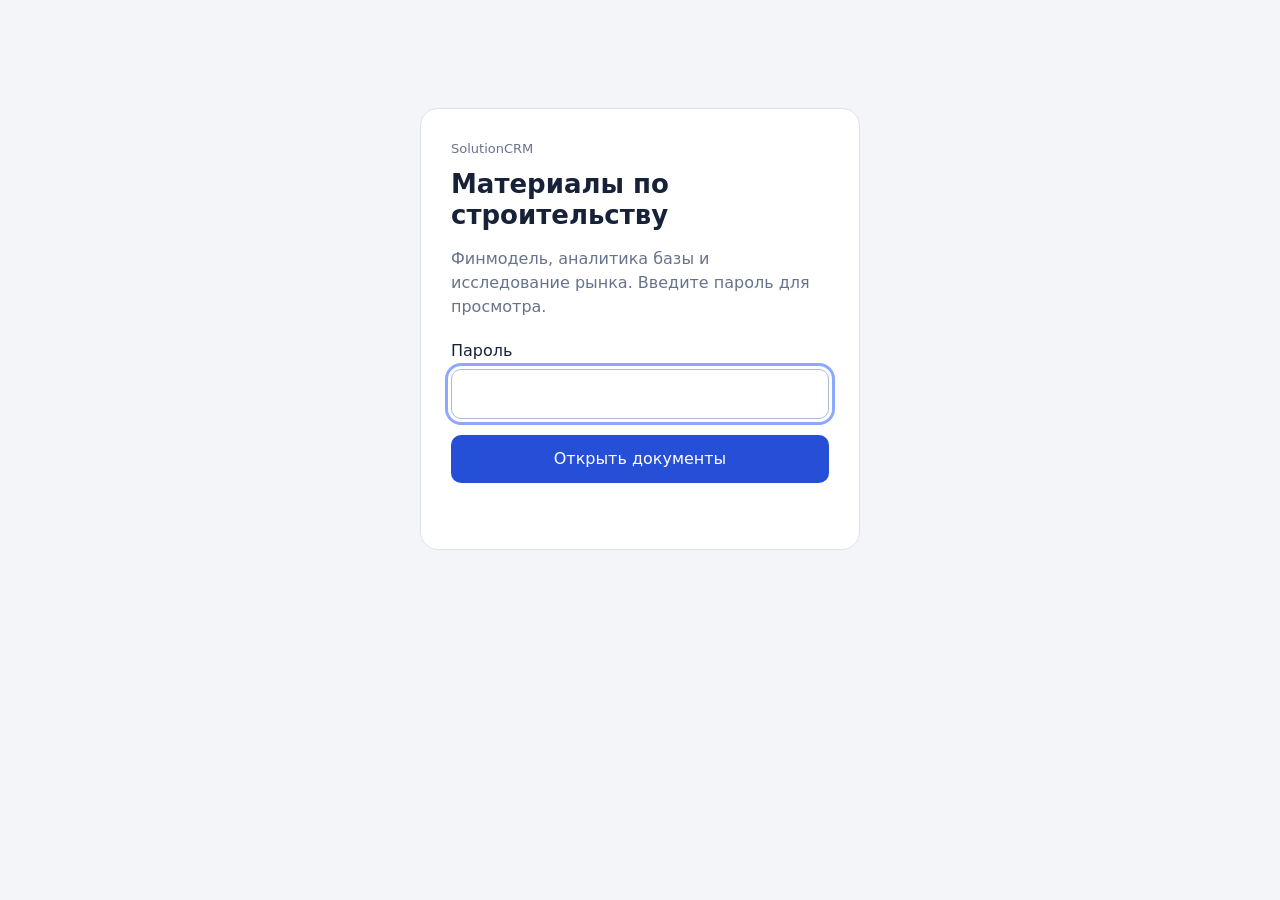
<file: p/6d41fa98-stroyka/index.html>
<!doctype html>
<html lang="ru">
<meta charset="utf-8">
<meta name="viewport" content="width=device-width,initial-scale=1">
<meta name="robots" content="noindex,nofollow,noarchive">
<meta name="referrer" content="no-referrer">
<title>Материалы по строительству · SolutionCRM</title>
<link rel="icon" href="data:,">
<style>
*{box-sizing:border-box}body{margin:0;background:#f3f5f8;color:#172239;font:16px/1.5 system-ui,-apple-system,sans-serif}button,input{font:inherit}button{cursor:pointer;border:0;border-radius:10px;padding:12px 18px;background:#244fd6;color:white}button:disabled{opacity:.6;cursor:wait}button:focus-visible,input:focus-visible{outline:3px solid #8da8ff;outline-offset:3px}[hidden]{display:none!important}.login{max-width:440px;margin:12vh auto;padding:30px;background:white;border-radius:18px;border:1px solid #dbe2eb}.brand{font-size:13px;color:#66738b}h1{font-size:26px;line-height:1.2;margin:10px 0 14px}p{color:#66738b}label{display:block;margin:20px 0 6px}input{width:100%;padding:12px;border:1px solid #aebbd0;border-radius:10px}.login button{width:100%;margin-top:16px}.error{min-height:24px;color:#b12234;font-size:14px;margin:12px 0 0}.toolbar{padding:12px 18px;background:white;border-bottom:1px solid #dbe2eb;display:flex;flex-wrap:wrap;align-items:center;gap:8px}.toolbar strong{margin-right:auto}.tabs{display:flex;gap:8px;flex-wrap:wrap}.tabs button{background:#edf1fa;color:#244078;padding:9px 13px}.tabs button[aria-pressed=true]{background:#244fd6;color:white}.lock{background:#e9edf2;color:#33415b;padding:9px 13px}iframe{display:block;width:100%;height:calc(100dvh - 90px);min-height:500px;border:0;background:white}@media(max-width:600px){.login{margin:8vh 16px;padding:24px}.toolbar{padding:10px 12px}.toolbar strong{font-size:14px}.tabs{order:3;width:100%}.tabs button{font-size:13px;padding:8px 10px}iframe{height:calc(100dvh - 130px)}}
</style>
<main id="login" class="login">
<div class="brand">SolutionCRM</div>
<h1>Материалы по строительству</h1>
<p>Финмодель, аналитика базы и исследование рынка. Введите пароль для просмотра.</p>
<form id="form">
<label for="password">Пароль</label>
<input id="password" type="password" autocomplete="current-password" required autofocus>
<button id="submit" type="submit">Открыть документы</button>
<p id="error" class="error" role="alert" aria-live="polite"></p>
</form>
</main>
<main id="reader" hidden>
<header class="toolbar"><strong>SolutionCRM · Стройка</strong><button id="lock" class="lock" type="button">Закрыть доступ</button><nav id="tabs" class="tabs" aria-label="Документы"></nav></header>
<iframe id="document" title="Документ" sandbox="allow-scripts allow-popups allow-popups-to-escape-sandbox allow-downloads"></iframe>
</main>
<script>
'use strict';
const $=id=>document.getElementById(id);
let urls=[];
const bytes=s=>Uint8Array.from(atob(s),c=>c.charCodeAt(0));
function lock(){
 $('document').src='about:blank';urls.forEach(URL.revokeObjectURL);urls=[];
 $('tabs').replaceChildren();$('reader').hidden=true;$('login').hidden=false;$('password').value='';$('password').focus();
}
$('lock').addEventListener('click',lock);
$('form').addEventListener('submit',async event=>{
 event.preventDefault();$('submit').disabled=true;$('error').textContent='';
 try{
  if(!crypto.subtle)throw new Error('unsupported');
  const response=await fetch('payload.json',{cache:'no-store'});
  if(!response.ok)throw new Error('network');
  const envelope=await response.json();
  const material=await crypto.subtle.importKey('raw',new TextEncoder().encode($('password').value),'PBKDF2',false,['deriveKey']);
  $('password').value='';
  const key=await crypto.subtle.deriveKey({name:'PBKDF2',salt:bytes(envelope.salt),iterations:envelope.iterations,hash:'SHA-256'},material,{name:'AES-GCM',length:256},false,['decrypt']);
  const plain=await crypto.subtle.decrypt({name:'AES-GCM',iv:bytes(envelope.iv)},key,bytes(envelope.ciphertext));
  const documents=JSON.parse(new TextDecoder().decode(plain));
  for(const [i,doc] of documents.entries()){
   urls.push(URL.createObjectURL(new Blob([doc.html],{type:'text/html;charset=utf-8'})));
   const button=document.createElement('button');button.type='button';button.textContent=doc.label;button.setAttribute('aria-pressed','false');
   button.addEventListener('click',()=>{
    for(const tab of $('tabs').children)tab.setAttribute('aria-pressed','false');
    button.setAttribute('aria-pressed','true');$('document').title=doc.label;$('document').src=urls[i];
   });$('tabs').append(button);
  }
  $('login').hidden=true;$('reader').hidden=false;$('tabs').firstElementChild.click();
 }catch(error){
  $('password').value='';
  $('error').textContent=error.name==='OperationError'?'Неверный пароль. Попробуйте ещё раз.':error.message==='unsupported'?'Откройте ссылку в современном браузере по HTTPS.':'Не удалось открыть документы. Проверьте соединение и попробуйте ещё раз.';
  $('password').focus();
 }finally{$('submit').disabled=false;}
});
</script>
</html>
</file>
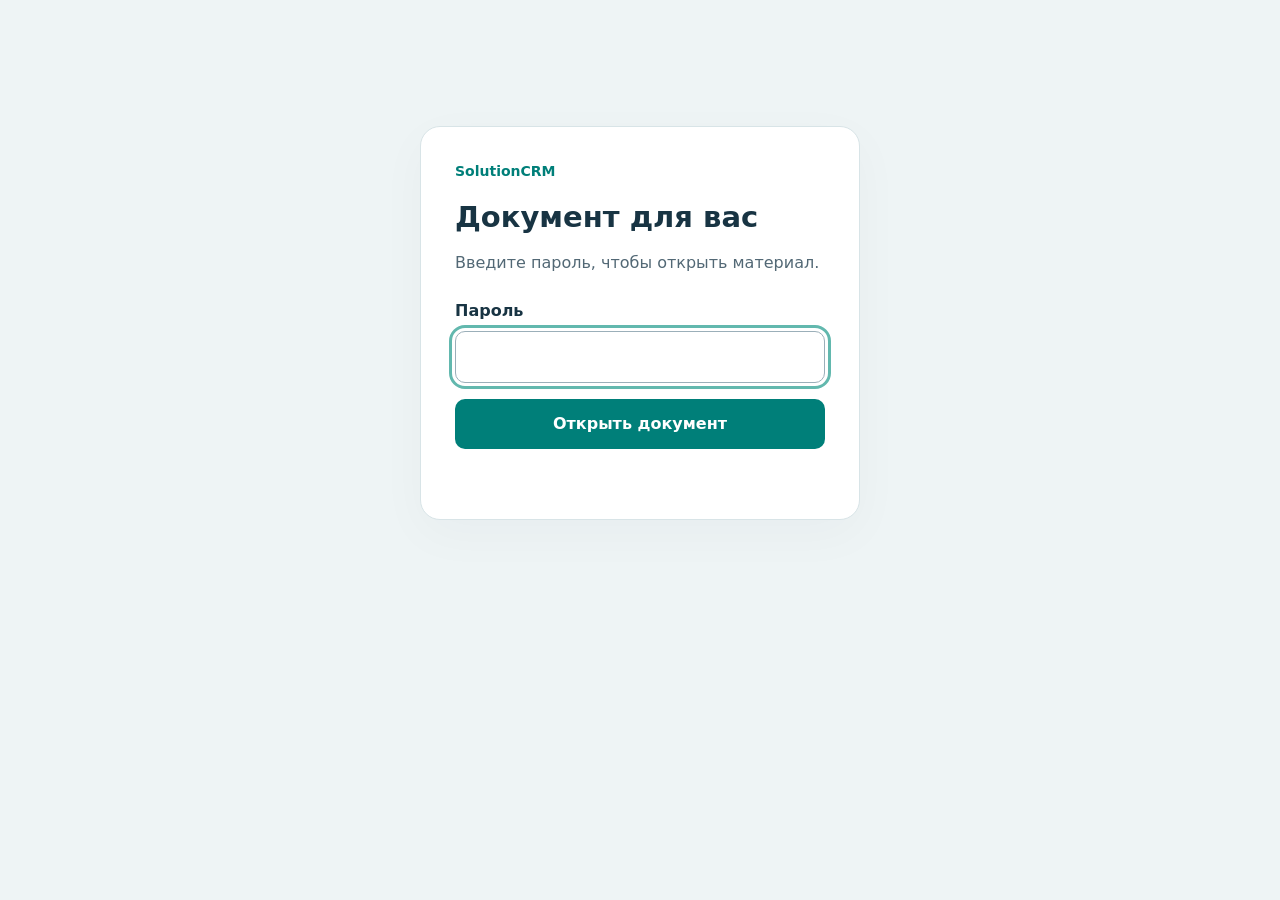
<file: p/af1677bbe0-document/index.html>
<!doctype html>
<html lang="ru">
<meta charset="utf-8"><meta name="viewport" content="width=device-width,initial-scale=1">
<meta name="robots" content="noindex,nofollow,noarchive"><meta name="referrer" content="no-referrer">
<title>Документ · SolutionCRM</title><link rel="icon" href="data:,">
<style>
*{box-sizing:border-box}[hidden]{display:none!important}body{margin:0;background:#eef4f5;color:#183443;font:16px/1.5 system-ui,-apple-system,sans-serif}button,input,a{font:inherit}button,a{cursor:pointer}button:focus-visible,a:focus-visible,input:focus-visible{outline:3px solid #62b8ae;outline-offset:3px}.card{max-width:440px;margin:14vh auto;padding:34px;background:#fff;border:1px solid #d8e4e7;border-radius:20px;box-shadow:0 14px 50px #132d3d08}.brand{font-weight:700;color:#007f79;font-size:14px}h1{font-size:29px;line-height:1.2;margin:18px 0 12px}p{color:#526875}label{display:block;margin:24px 0 8px;font-weight:600}input{width:100%;border:1px solid #9bafb9;border-radius:10px;padding:13px;background:#fff;color:#183443}button{border:0;border-radius:10px;background:#007f79;color:#fff;padding:13px 20px}.card button{width:100%;margin-top:16px;font-weight:600}button:disabled{opacity:.6;cursor:wait}.error{min-height:24px;color:#ab2337;font-size:14px;margin:12px 0 0}.bar{display:flex;gap:10px;align-items:center;flex-wrap:wrap;padding:14px 20px;background:#fff;border-bottom:1px solid #d8e4e7}.bar strong{margin-right:auto}.bar a{color:#007f79;text-decoration:none;border:1px solid #b7d4d1;border-radius:8px;padding:8px 12px}.bar button{background:#eef4f5;color:#183443;padding:9px 12px}iframe{display:block;border:0;width:100%;height:calc(100dvh - 80px);min-height:480px;background:#e8edef}.mobile{display:none;padding:12px 20px;margin:0;background:white;font-size:13px}@media(max-width:600px){.card{margin:9vh 16px;padding:26px}.bar{padding:12px;gap:8px}.bar strong{width:100%;font-size:14px}.bar a,.bar button{font-size:13px}.mobile{display:block}iframe{height:calc(100dvh - 155px);min-height:420px}}
</style>
<main id="login" class="card"><div class="brand">SolutionCRM</div><h1>Документ для вас</h1><p>Введите пароль, чтобы открыть материал.</p><form id="form"><label for="password">Пароль</label><input id="password" type="password" autocomplete="current-password" required autofocus><button id="submit" type="submit">Открыть документ</button><p id="error" class="error" role="alert" aria-live="polite"></p></form></main>
<main id="reader" hidden><header class="bar"><strong>SolutionCRM · Документ</strong><a id="open" target="_blank" rel="noopener">Открыть PDF</a><a id="download" download="SolutionCRM_document.pdf">Скачать PDF</a><button id="lock" type="button">Закрыть</button></header><p class="mobile">Если просмотр не появился, нажмите «Открыть PDF».</p><iframe id="document" title="Документ SolutionCRM"></iframe></main>
<script>
'use strict';
const $=id=>document.getElementById(id),bytes=s=>Uint8Array.from(atob(s),c=>c.charCodeAt(0));
let documentUrl=null;
function lock(){
 $('document').src='about:blank';$('open').removeAttribute('href');$('download').removeAttribute('href');
 if(documentUrl)URL.revokeObjectURL(documentUrl);documentUrl=null;
 $('reader').hidden=true;$('login').hidden=false;$('password').value='';$('password').focus();
}
$('lock').addEventListener('click',lock);
$('form').addEventListener('submit',async event=>{
 event.preventDefault();$('submit').disabled=true;$('error').textContent='';
 try{
  if(!crypto.subtle)throw new Error('unsupported');
  const response=await fetch('payload.json',{cache:'no-store'});if(!response.ok)throw new Error('network');
  const envelope=await response.json();
  const material=await crypto.subtle.importKey('raw',new TextEncoder().encode($('password').value),'PBKDF2',false,['deriveKey']);$('password').value='';
  const key=await crypto.subtle.deriveKey({name:'PBKDF2',salt:bytes(envelope.salt),iterations:envelope.iterations,hash:'SHA-256'},material,{name:'AES-GCM',length:256},false,['decrypt']);
  const plain=await crypto.subtle.decrypt({name:'AES-GCM',iv:bytes(envelope.iv)},key,bytes(envelope.ciphertext));
  documentUrl=URL.createObjectURL(new Blob([plain],{type:'application/pdf'}));
  $('document').src=documentUrl;$('open').href=documentUrl;$('download').href=documentUrl;
  $('login').hidden=true;$('reader').hidden=false;
 }catch(error){$('password').value='';$('error').textContent=error.name==='OperationError'?'Неверный пароль. Попробуйте ещё раз.':error.message==='unsupported'?'Откройте ссылку в современном браузере по HTTPS.':'Не удалось открыть документ. Проверьте соединение и попробуйте ещё раз.';$('password').focus();}
 finally{$('submit').disabled=false;}
});
</script></html>
</file>
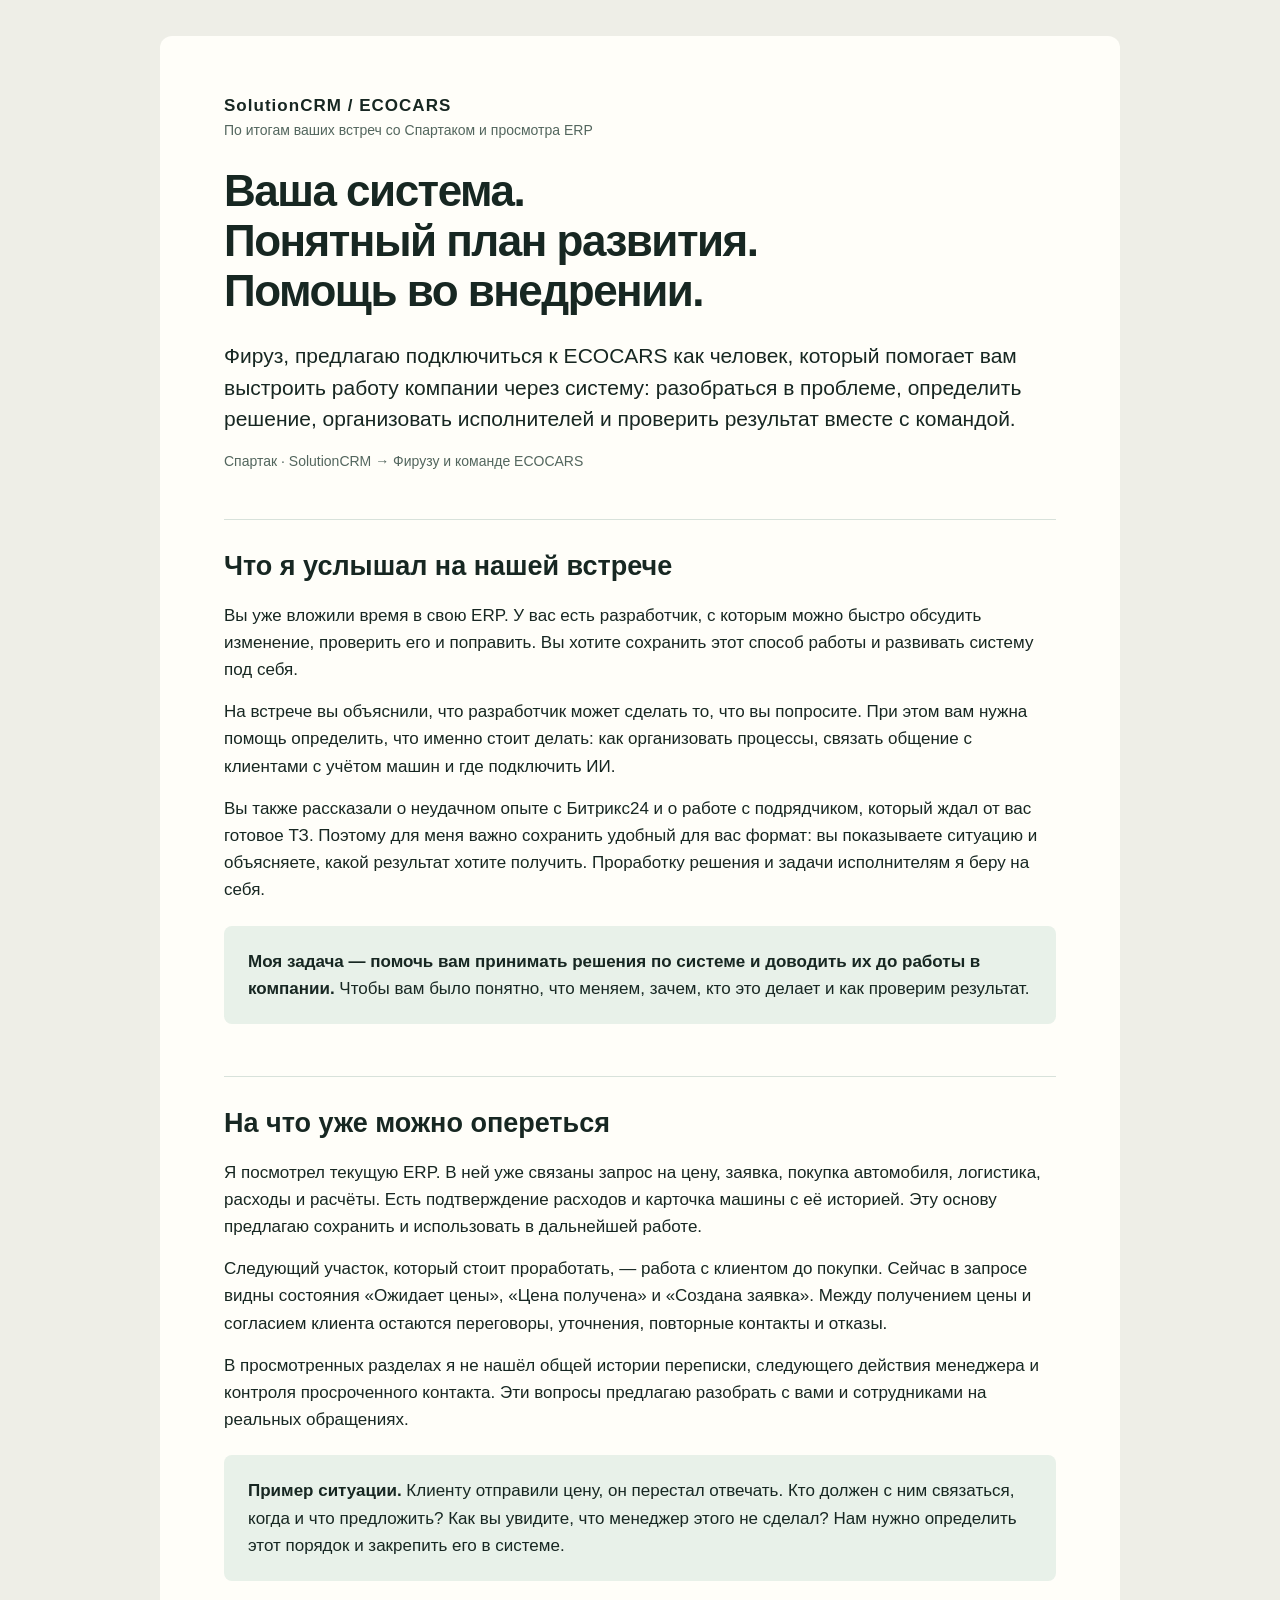
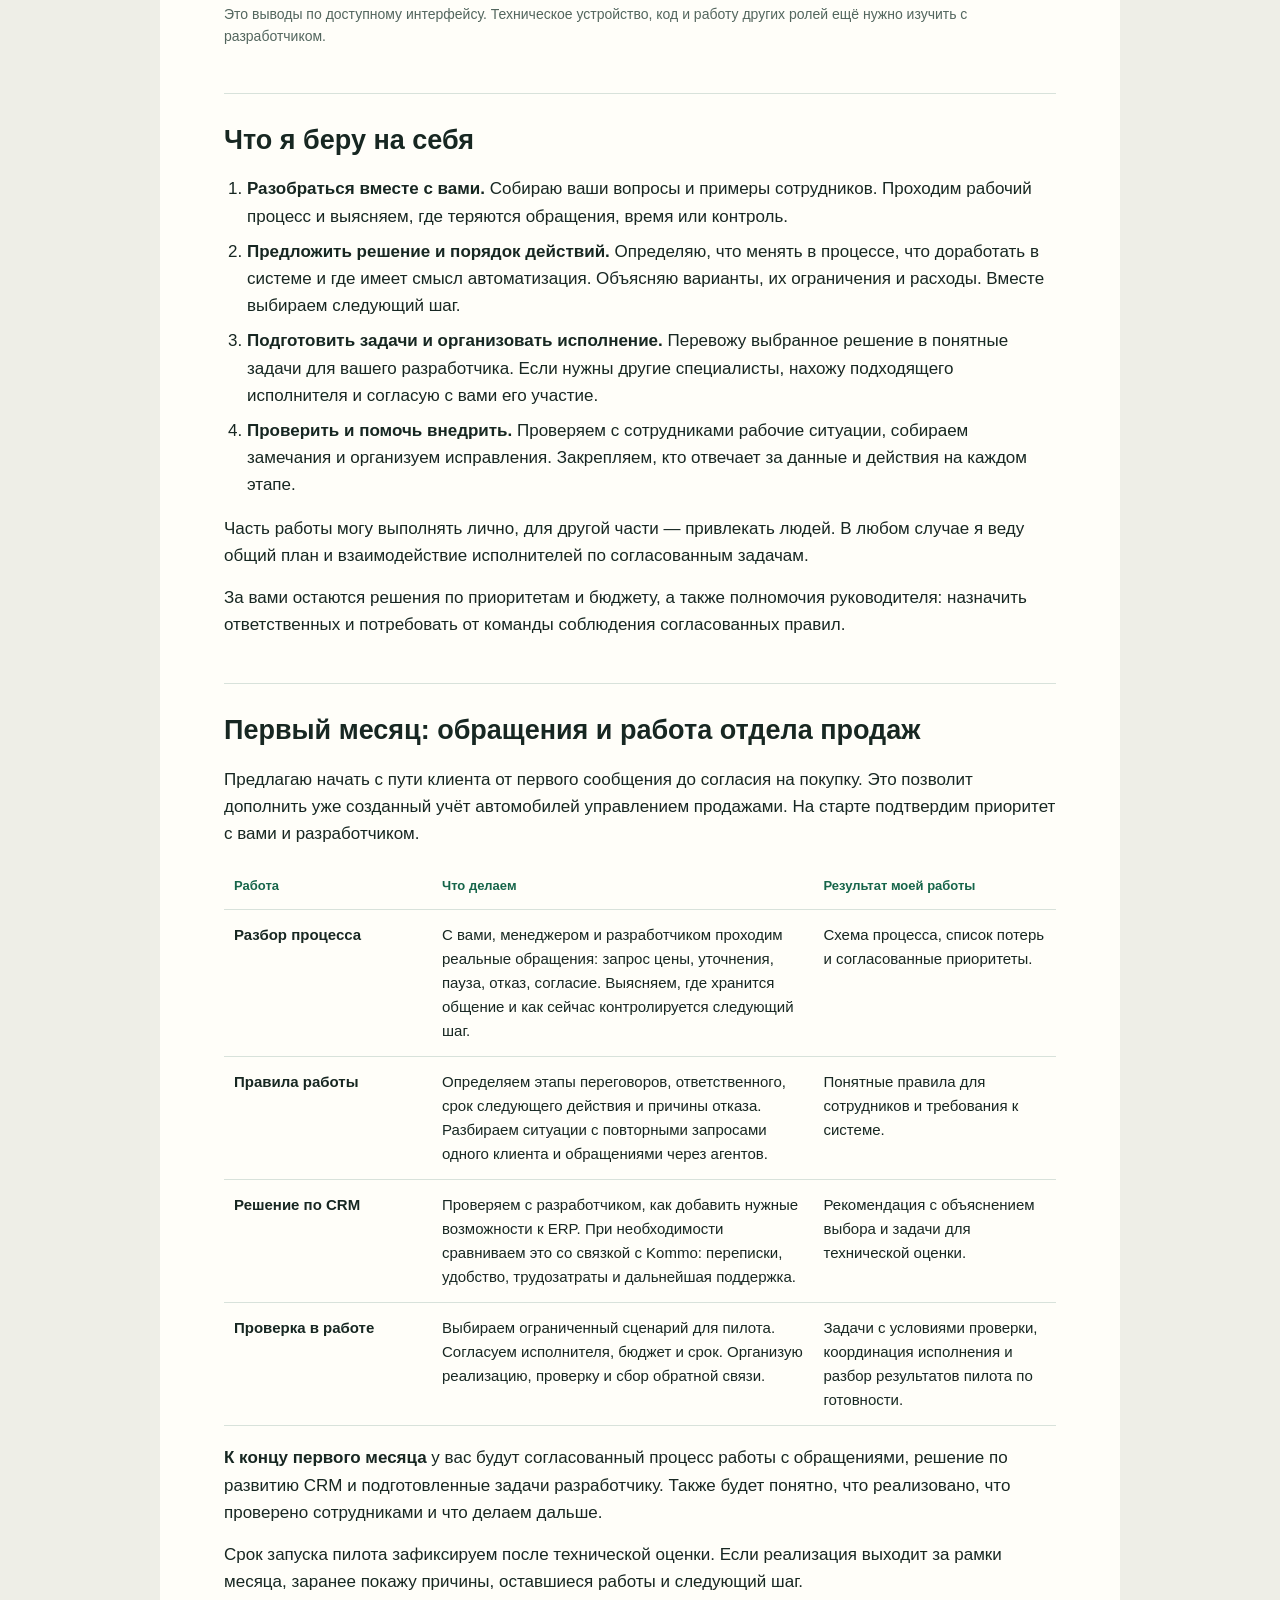
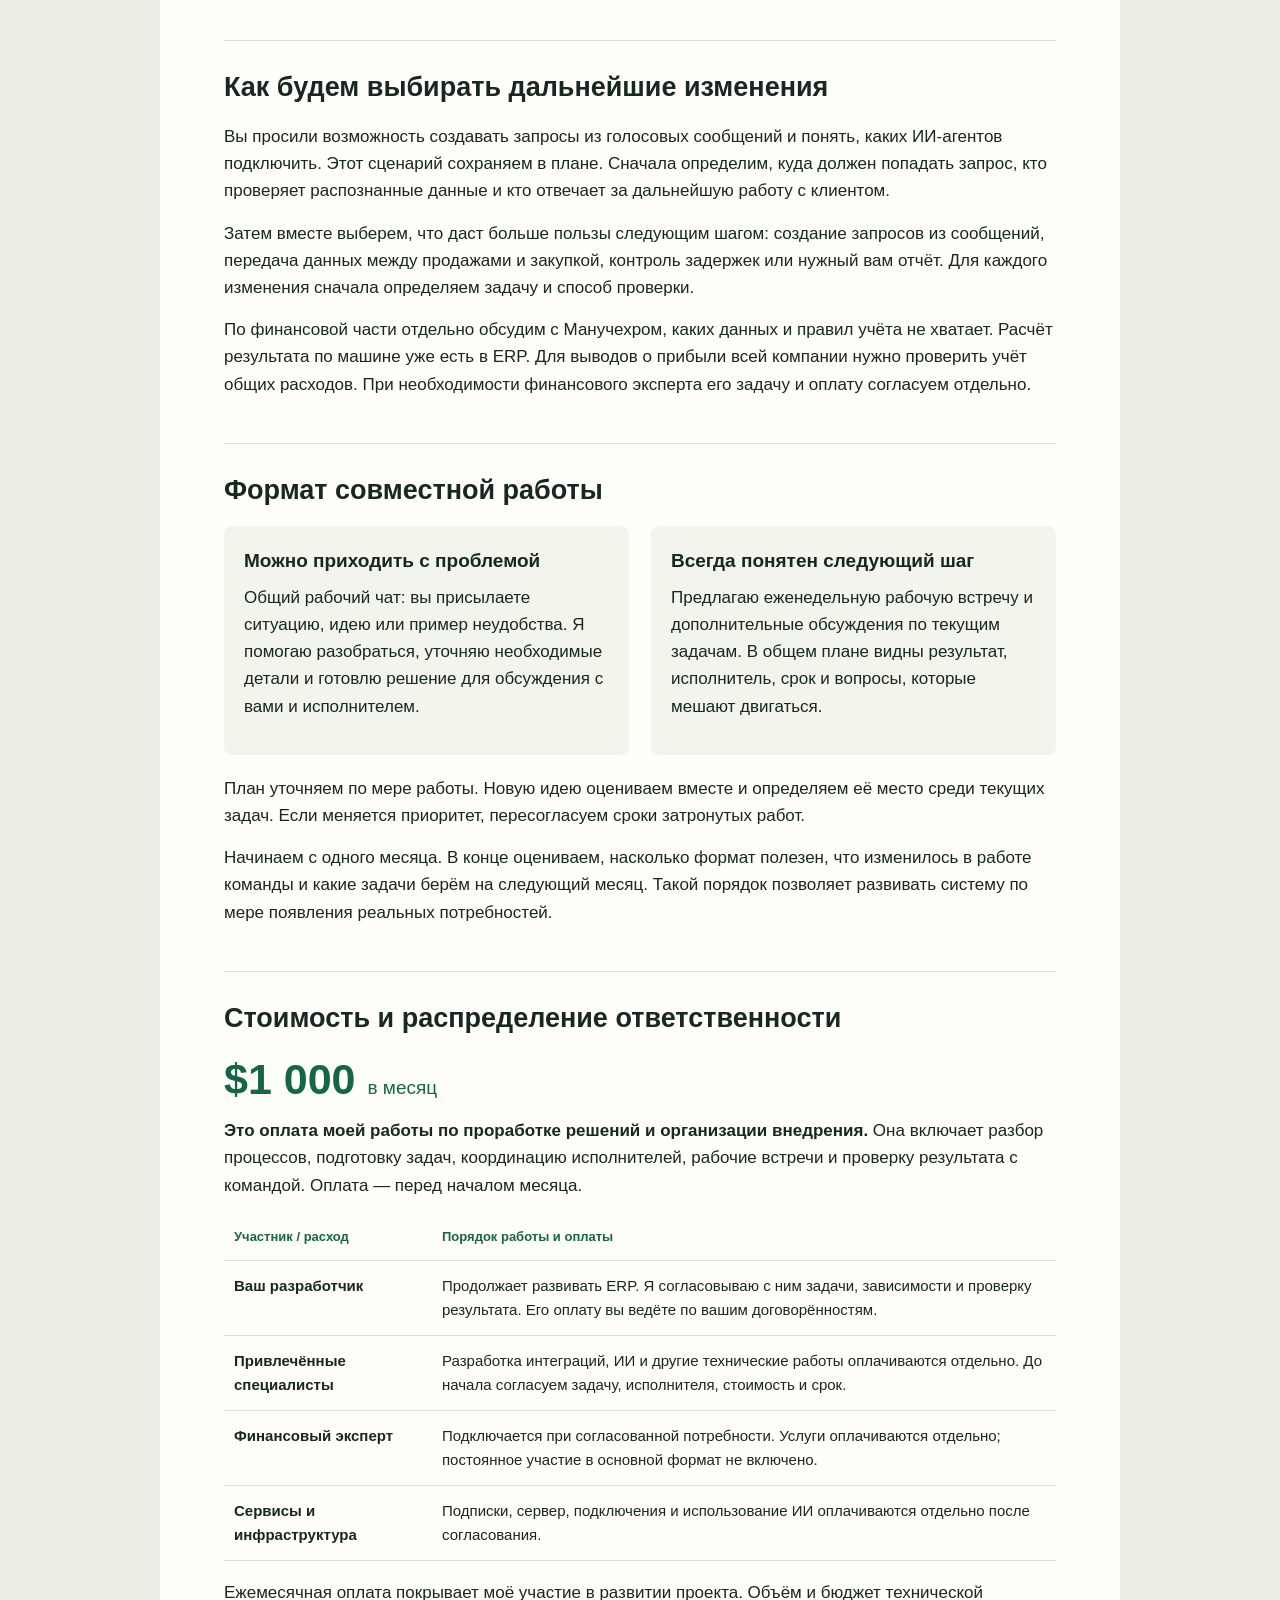
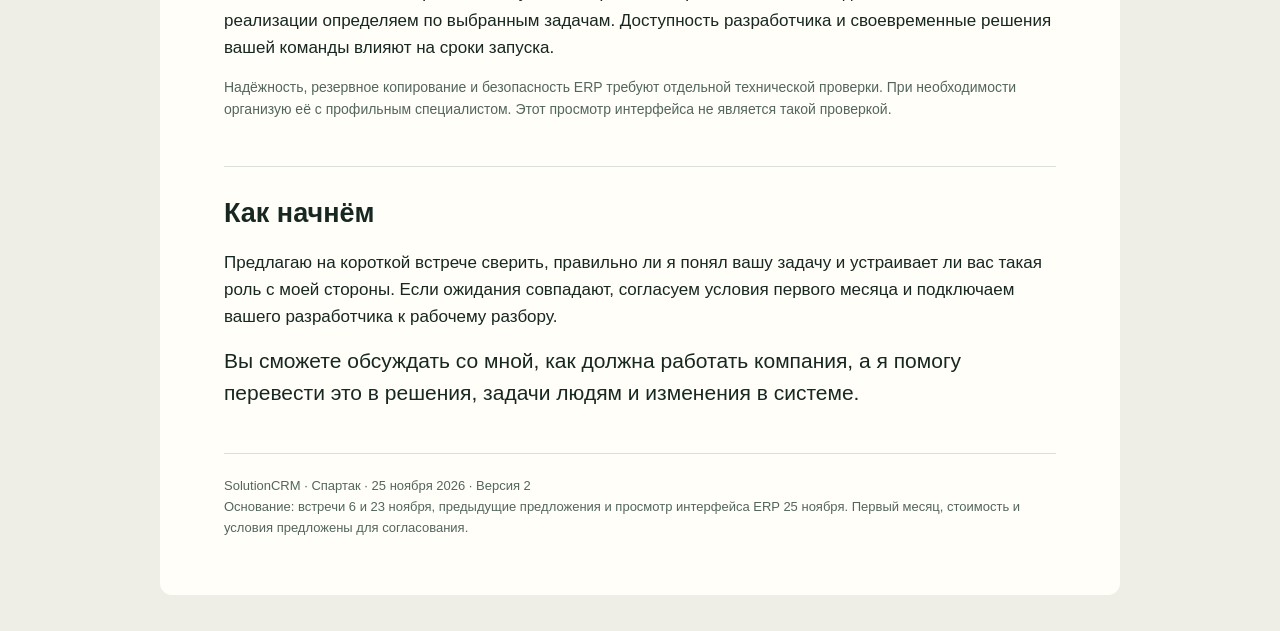
<file: p/c9c7fe7ce6-ecocars/index.html>
<!doctype html>
<html lang="ru"><head><meta charset="utf-8"><meta name="viewport" content="width=device-width, initial-scale=1"><meta name="robots" content="noindex, nofollow, noarchive"><title>ECOCARS · Развитие системы и организация внедрения · SolutionCRM</title>
<style>
:root{--ink:#172722;--muted:#53665e;--green:#16654a;--line:#d8e2db;--paper:#fffef9}*{box-sizing:border-box}body{margin:0;background:#eeeee7;color:var(--ink);font:17px/1.6 -apple-system,BlinkMacSystemFont,"Segoe UI",sans-serif}main{max-width:960px;margin:36px auto;background:var(--paper);padding:56px 64px;border-radius:12px}header{border-bottom:1px solid var(--line);padding-bottom:32px}.brand{font-weight:750;letter-spacing:.06em}.meta{color:var(--muted);font-size:14px}.draft{background:#fff1cf;border:1px solid #ead9ad;padding:12px 16px;font-size:14px;margin-bottom:28px;border-radius:6px}h1{font-size:44px;line-height:1.14;letter-spacing:-1.5px;margin:24px 0}h2{font-size:27px;line-height:1.25;margin:0 0 18px}h3{font-size:19px;margin:0 0 8px}p{margin:0 0 15px}section{padding:30px 0;border-bottom:1px solid var(--line)}.lead{font-size:21px;line-height:1.5}.callout{background:#e8f1e9;padding:22px 24px;border-radius:8px;margin:22px 0}.grid{display:grid;grid-template-columns:1fr 1fr;gap:22px}.card{padding:20px;background:#f3f4ec;border-radius:8px}ul,ol{padding-left:23px;margin:10px 0 16px}li{margin:8px 0}table{width:100%;border-collapse:collapse;font-size:15px}th,td{text-align:left;vertical-align:top;padding:13px 10px;border-bottom:1px solid var(--line)}th{color:var(--green);font-size:13px}td:first-child{width:25%;font-weight:650}.price{font-size:43px;font-weight:750;color:var(--green);line-height:1.2;margin:12px 0}.small{font-size:14px;color:var(--muted)}footer{padding-top:22px;font-size:13px;color:var(--muted)}@media(max-width:650px){body{font-size:16px}main{margin:0;padding:26px 22px;border-radius:0}h1{font-size:32px}.grid{grid-template-columns:1fr}th,td{padding:10px 5px;font-size:13px}.lead{font-size:19px}}@media print{body{background:white;font-size:11pt}main{margin:0;padding:0;max-width:none}h1{font-size:30pt}h2{font-size:19pt}section{padding:18px 0}h2,h3{break-after:avoid}.card,.callout,tr{break-inside:avoid}header{padding-bottom:20px}.price{font-size:29pt}@page{size:A4;margin:18mm}}
</style></head><body><main>
<header><div class="brand">SolutionCRM / ECOCARS</div><div class="meta">По итогам ваших встреч со Спартаком и просмотра ERP</div>
<h1>Ваша система.<br>Понятный план развития.<br>Помощь во внедрении.</h1>
<p class="lead">Фируз, предлагаю подключиться к ECOCARS как человек, который помогает вам выстроить работу компании через систему: разобраться в проблеме, определить решение, организовать исполнителей и проверить результат вместе с командой.</p>
<p class="meta">Спартак · SolutionCRM → Фирузу и команде ECOCARS</p></header>
<section><h2>Что я услышал на нашей встрече</h2>
<p>Вы уже вложили время в свою ERP. У вас есть разработчик, с которым можно быстро обсудить изменение, проверить его и поправить. Вы хотите сохранить этот способ работы и развивать систему под себя.</p>
<p>На встрече вы объяснили, что разработчик может сделать то, что вы попросите. При этом вам нужна помощь определить, что именно стоит делать: как организовать процессы, связать общение с клиентами с учётом машин и где подключить ИИ.</p>
<p>Вы также рассказали о неудачном опыте с Битрикс24 и о работе с подрядчиком, который ждал от вас готовое ТЗ. Поэтому для меня важно сохранить удобный для вас формат: вы показываете ситуацию и объясняете, какой результат хотите получить. Проработку решения и задачи исполнителям я беру на себя.</p>
<div class="callout"><strong>Моя задача — помочь вам принимать решения по системе и доводить их до работы в компании.</strong> Чтобы вам было понятно, что меняем, зачем, кто это делает и как проверим результат.</div>
</section>
<section><h2>На что уже можно опереться</h2>
<p>Я посмотрел текущую ERP. В ней уже связаны запрос на цену, заявка, покупка автомобиля, логистика, расходы и расчёты. Есть подтверждение расходов и карточка машины с её историей. Эту основу предлагаю сохранить и использовать в дальнейшей работе.</p>
<p>Следующий участок, который стоит проработать, — работа с клиентом до покупки. Сейчас в запросе видны состояния «Ожидает цены», «Цена получена» и «Создана заявка». Между получением цены и согласием клиента остаются переговоры, уточнения, повторные контакты и отказы.</p>
<p>В просмотренных разделах я не нашёл общей истории переписки, следующего действия менеджера и контроля просроченного контакта. Эти вопросы предлагаю разобрать с вами и сотрудниками на реальных обращениях.</p>
<div class="callout"><strong>Пример ситуации.</strong> Клиенту отправили цену, он перестал отвечать. Кто должен с ним связаться, когда и что предложить? Как вы увидите, что менеджер этого не сделал? Нам нужно определить этот порядок и закрепить его в системе.</div>
<p class="small">Это выводы по доступному интерфейсу. Техническое устройство, код и работу других ролей ещё нужно изучить с разработчиком.</p>
</section>
<section><h2>Что я беру на себя</h2>
<ol>
<li><strong>Разобраться вместе с вами.</strong> Собираю ваши вопросы и примеры сотрудников. Проходим рабочий процесс и выясняем, где теряются обращения, время или контроль.</li>
<li><strong>Предложить решение и порядок действий.</strong> Определяю, что менять в процессе, что доработать в системе и где имеет смысл автоматизация. Объясняю варианты, их ограничения и расходы. Вместе выбираем следующий шаг.</li>
<li><strong>Подготовить задачи и организовать исполнение.</strong> Перевожу выбранное решение в понятные задачи для вашего разработчика. Если нужны другие специалисты, нахожу подходящего исполнителя и согласую с вами его участие.</li>
<li><strong>Проверить и помочь внедрить.</strong> Проверяем с сотрудниками рабочие ситуации, собираем замечания и организуем исправления. Закрепляем, кто отвечает за данные и действия на каждом этапе.</li>
</ol>
<p>Часть работы могу выполнять лично, для другой части — привлекать людей. В любом случае я веду общий план и взаимодействие исполнителей по согласованным задачам.</p>
<p>За вами остаются решения по приоритетам и бюджету, а также полномочия руководителя: назначить ответственных и потребовать от команды соблюдения согласованных правил.</p>
</section>
<section><h2>Первый месяц: обращения и работа отдела продаж</h2>
<p>Предлагаю начать с пути клиента от первого сообщения до согласия на покупку. Это позволит дополнить уже созданный учёт автомобилей управлением продажами. На старте подтвердим приоритет с вами и разработчиком.</p>
<table><thead><tr><th>Работа</th><th>Что делаем</th><th>Результат моей работы</th></tr></thead><tbody>
<tr><td>Разбор процесса</td><td>С вами, менеджером и разработчиком проходим реальные обращения: запрос цены, уточнения, пауза, отказ, согласие. Выясняем, где хранится общение и как сейчас контролируется следующий шаг.</td><td>Схема процесса, список потерь и согласованные приоритеты.</td></tr>
<tr><td>Правила работы</td><td>Определяем этапы переговоров, ответственного, срок следующего действия и причины отказа. Разбираем ситуации с повторными запросами одного клиента и обращениями через агентов.</td><td>Понятные правила для сотрудников и требования к системе.</td></tr>
<tr><td>Решение по CRM</td><td>Проверяем с разработчиком, как добавить нужные возможности к ERP. При необходимости сравниваем это со связкой с Kommo: переписки, удобство, трудозатраты и дальнейшая поддержка.</td><td>Рекомендация с объяснением выбора и задачи для технической оценки.</td></tr>
<tr><td>Проверка в работе</td><td>Выбираем ограниченный сценарий для пилота. Согласуем исполнителя, бюджет и срок. Организую реализацию, проверку и сбор обратной связи.</td><td>Задачи с условиями проверки, координация исполнения и разбор результатов пилота по готовности.</td></tr>
</tbody></table>
<p style="margin-top:18px"><strong>К концу первого месяца</strong> у вас будут согласованный процесс работы с обращениями, решение по развитию CRM и подготовленные задачи разработчику. Также будет понятно, что реализовано, что проверено сотрудниками и что делаем дальше.</p>
<p>Срок запуска пилота зафиксируем после технической оценки. Если реализация выходит за рамки месяца, заранее покажу причины, оставшиеся работы и следующий шаг.</p>
</section>
<section><h2>Как будем выбирать дальнейшие изменения</h2>
<p>Вы просили возможность создавать запросы из голосовых сообщений и понять, каких ИИ-агентов подключить. Этот сценарий сохраняем в плане. Сначала определим, куда должен попадать запрос, кто проверяет распознанные данные и кто отвечает за дальнейшую работу с клиентом.</p>
<p>Затем вместе выберем, что даст больше пользы следующим шагом: создание запросов из сообщений, передача данных между продажами и закупкой, контроль задержек или нужный вам отчёт. Для каждого изменения сначала определяем задачу и способ проверки.</p>
<p>По финансовой части отдельно обсудим с Манучехром, каких данных и правил учёта не хватает. Расчёт результата по машине уже есть в ERP. Для выводов о прибыли всей компании нужно проверить учёт общих расходов. При необходимости финансового эксперта его задачу и оплату согласуем отдельно.</p>
</section>
<section><h2>Формат совместной работы</h2>
<div class="grid"><div class="card"><h3>Можно приходить с проблемой</h3><p>Общий рабочий чат: вы присылаете ситуацию, идею или пример неудобства. Я помогаю разобраться, уточняю необходимые детали и готовлю решение для обсуждения с вами и исполнителем.</p></div><div class="card"><h3>Всегда понятен следующий шаг</h3><p>Предлагаю еженедельную рабочую встречу и дополнительные обсуждения по текущим задачам. В общем плане видны результат, исполнитель, срок и вопросы, которые мешают двигаться.</p></div></div>
<p style="margin-top:20px">План уточняем по мере работы. Новую идею оцениваем вместе и определяем её место среди текущих задач. Если меняется приоритет, пересогласуем сроки затронутых работ.</p>
<p>Начинаем с одного месяца. В конце оцениваем, насколько формат полезен, что изменилось в работе команды и какие задачи берём на следующий месяц. Такой порядок позволяет развивать систему по мере появления реальных потребностей.</p>
</section>
<section><h2>Стоимость и распределение ответственности</h2>
<div class="price">$1 000 <span style="font-size:19px;font-weight:500">в месяц</span></div>
<p><strong>Это оплата моей работы по проработке решений и организации внедрения.</strong> Она включает разбор процессов, подготовку задач, координацию исполнителей, рабочие встречи и проверку результата с командой. Оплата — перед началом месяца.</p>
<table><thead><tr><th>Участник / расход</th><th>Порядок работы и оплаты</th></tr></thead><tbody>
<tr><td>Ваш разработчик</td><td>Продолжает развивать ERP. Я согласовываю с ним задачи, зависимости и проверку результата. Его оплату вы ведёте по вашим договорённостям.</td></tr>
<tr><td>Привлечённые специалисты</td><td>Разработка интеграций, ИИ и другие технические работы оплачиваются отдельно. До начала согласуем задачу, исполнителя, стоимость и срок.</td></tr>
<tr><td>Финансовый эксперт</td><td>Подключается при согласованной потребности. Услуги оплачиваются отдельно; постоянное участие в основной формат не включено.</td></tr>
<tr><td>Сервисы и инфраструктура</td><td>Подписки, сервер, подключения и использование ИИ оплачиваются отдельно после согласования.</td></tr>
</tbody></table>
<p style="margin-top:18px">Ежемесячная оплата покрывает моё участие в развитии проекта. Объём и бюджет технической реализации определяем по выбранным задачам. Доступность разработчика и своевременные решения вашей команды влияют на сроки запуска.</p>
<p class="small">Надёжность, резервное копирование и безопасность ERP требуют отдельной технической проверки. При необходимости организую её с профильным специалистом. Этот просмотр интерфейса не является такой проверкой.</p>
</section>
<section><h2>Как начнём</h2>
<p>Предлагаю на короткой встрече сверить, правильно ли я понял вашу задачу и устраивает ли вас такая роль с моей стороны. Если ожидания совпадают, согласуем условия первого месяца и подключаем вашего разработчика к рабочему разбору.</p>
<p class="lead">Вы сможете обсуждать со мной, как должна работать компания, а я помогу перевести это в решения, задачи людям и изменения в системе.</p>
</section>
<footer>SolutionCRM · Спартак · 25 ноября 2026 · Версия 2<br>Основание: встречи 6 и 23 ноября, предыдущие предложения и просмотр интерфейса ERP 25 ноября. Первый месяц, стоимость и условия предложены для согласования.</footer>
</main></body></html>
</file>
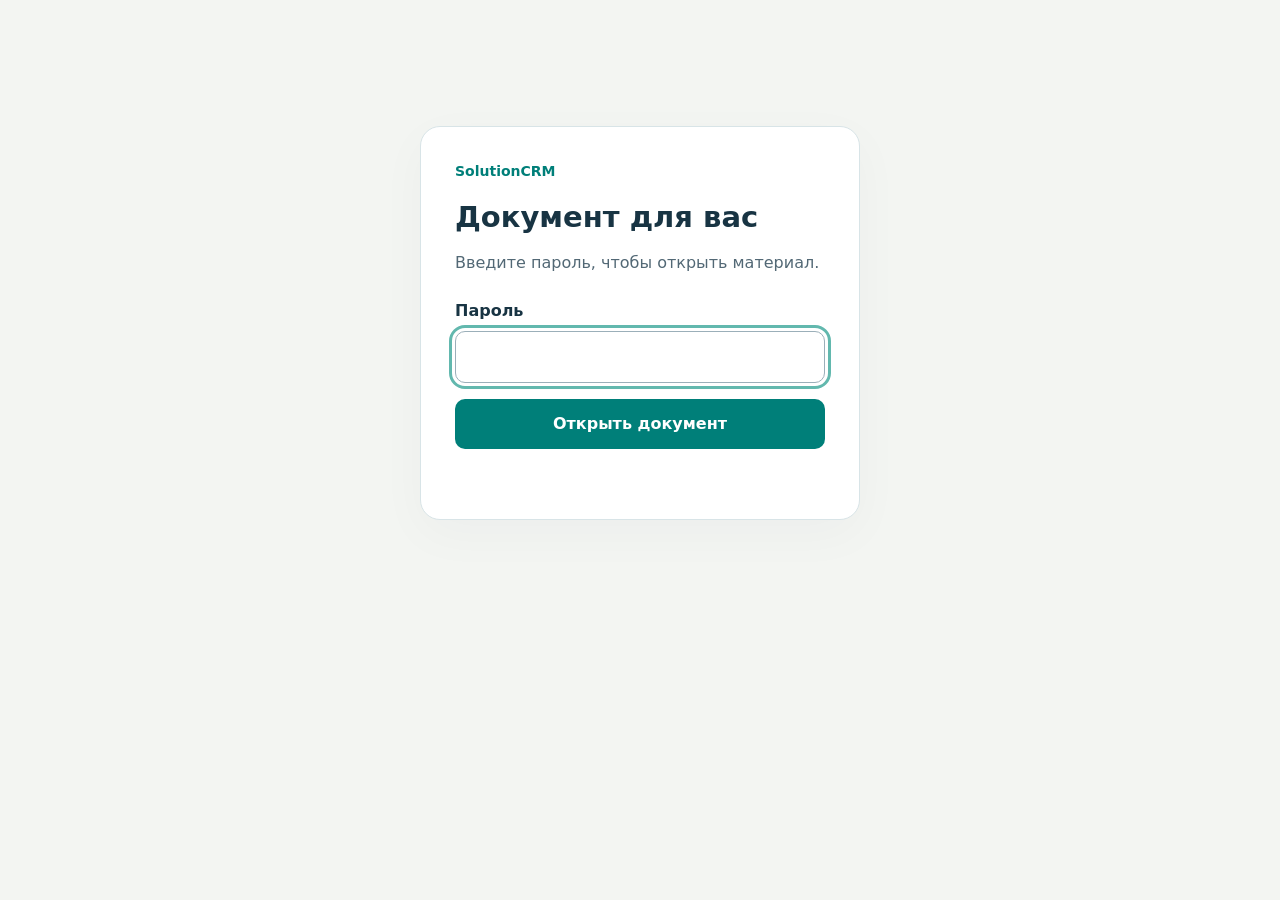
<file: p/f723c1d80a-document/index.html>
<!doctype html>
<html lang="ru">
<meta charset="utf-8"><meta name="viewport" content="width=device-width,initial-scale=1">
<meta name="robots" content="noindex,nofollow,noarchive"><meta name="referrer" content="no-referrer">
<title>Документ · SolutionCRM</title><link rel="icon" href="data:,">
<style>
*{box-sizing:border-box}[hidden]{display:none!important}body{margin:0;background:#eef4f5;color:#183443;font:16px/1.5 system-ui,-apple-system,sans-serif}button,input,a{font:inherit}button,a{cursor:pointer}button:focus-visible,a:focus-visible,input:focus-visible{outline:3px solid #62b8ae;outline-offset:3px}.card{max-width:440px;margin:14vh auto;padding:34px;background:#fff;border:1px solid #d8e4e7;border-radius:20px;box-shadow:0 14px 50px #132d3d08}.brand{font-weight:700;color:#007f79;font-size:14px}h1{font-size:29px;line-height:1.2;margin:18px 0 12px}p{color:#526875}label{display:block;margin:24px 0 8px;font-weight:600}input{width:100%;border:1px solid #9bafb9;border-radius:10px;padding:13px;background:#fff;color:#183443}button{border:0;border-radius:10px;background:#007f79;color:#fff;padding:13px 20px}.card button{width:100%;margin-top:16px;font-weight:600}button:disabled{opacity:.6;cursor:wait}.error{min-height:24px;color:#ab2337;font-size:14px;margin:12px 0 0}.bar{display:flex;gap:10px;align-items:center;flex-wrap:wrap;padding:14px 20px;background:#fff;border-bottom:1px solid #d8e4e7}.bar strong{margin-right:auto}.bar a{color:#007f79;text-decoration:none;border:1px solid #b7d4d1;border-radius:8px;padding:8px 12px}.bar button{background:#eef4f5;color:#183443;padding:9px 12px}#document{display:block;overflow:auto;border:0;width:100%;height:calc(100dvh - 80px);min-height:480px;background:#e8edef}.mobile{display:none;padding:12px 20px;margin:0;background:white;font-size:13px}@media(max-width:600px){.card{margin:9vh 16px;padding:26px}.bar{padding:12px;gap:8px}.bar strong{width:100%;font-size:14px}.bar a,.bar button{font-size:13px}.mobile{display:block}#document{height:calc(100dvh - 155px);min-height:420px}}
#document{padding:0;height:calc(100dvh - 73px);min-height:0;background:#f3f5f2}iframe{border:0}@media(max-width:600px){#document{height:calc(100dvh - 108px)}.bar strong{width:auto;margin-right:auto}.bar{min-height:106px}.bar a,.bar button{padding:8px 10px}}#document{height:auto;min-height:0;overflow:visible;padding:0}.bar{position:sticky;top:0;z-index:10}body{background:#f3f5f2}@media(max-width:600px){#document{height:auto}.bar{min-height:64px}.bar strong{font-size:12px}}@media print{.bar,#login{display:none!important}#document{height:auto;overflow:visible}body{background:white}}</style>
<main id="login" class="card"><div class="brand">SolutionCRM</div><h1>Документ для вас</h1><p>Введите пароль, чтобы открыть материал.</p><form id="form"><label for="password">Пароль</label><input id="password" type="password" autocomplete="current-password" required autofocus><button id="submit" type="submit">Открыть документ</button><p id="error" class="error" role="alert" aria-live="polite"></p></form></main>
<main id="reader" hidden><header class="bar"><strong>SolutionCRM</strong><button id="print" type="button">Сохранить PDF</button><button id="lock" type="button">Закрыть</button></header><div id="document" aria-label="Заметка Спартака"></div></main>
<script>
'use strict';
const $=id=>document.getElementById(id),bytes=s=>Uint8Array.from(atob(s),c=>c.charCodeAt(0));
const reportRoot=$('document').attachShadow({mode:'open'});
function lock(){
 reportRoot.replaceChildren();
 $('reader').hidden=true;$('login').hidden=false;$('password').value='';$('password').focus();
}
$('lock').addEventListener('click',lock);
$('print').addEventListener('click',()=>window.print());
$('form').addEventListener('submit',async event=>{
 event.preventDefault();$('submit').disabled=true;$('error').textContent='';
 try{
  if(!crypto.subtle)throw new Error('unsupported');
  const response=await fetch('payload.json',{cache:'no-store'});if(!response.ok)throw new Error('network');
  const envelope=await response.json();
  const material=await crypto.subtle.importKey('raw',new TextEncoder().encode($('password').value),'PBKDF2',false,['deriveKey']);$('password').value='';
  const key=await crypto.subtle.deriveKey({name:'PBKDF2',salt:bytes(envelope.salt),iterations:envelope.iterations,hash:'SHA-256'},material,{name:'AES-GCM',length:256},false,['decrypt']);
  const plain=await crypto.subtle.decrypt({name:'AES-GCM',iv:bytes(envelope.iv)},key,bytes(envelope.ciphertext));
  const bundle=JSON.parse(new TextDecoder().decode(plain));
  const parsed=new DOMParser().parseFromString(bundle.html,'text/html');
  const style=parsed.querySelector('style').textContent.replaceAll(':root',':host').replace(/\bbody\b/g,'.reportbody');
  reportRoot.innerHTML='<style>'+style+'</style><div class="reportbody">'+parsed.body.innerHTML+'</div>';
  $('login').hidden=true;$('reader').hidden=false;
 }catch(error){$('password').value='';$('error').textContent=error.name==='OperationError'?'Неверный пароль. Попробуйте ещё раз.':error.message==='unsupported'?'Откройте ссылку в современном браузере по HTTPS.':'Не удалось открыть документ. Проверьте соединение и попробуйте ещё раз.';$('password').focus();}
 finally{$('submit').disabled=false;}
});
</script></html>
</file>
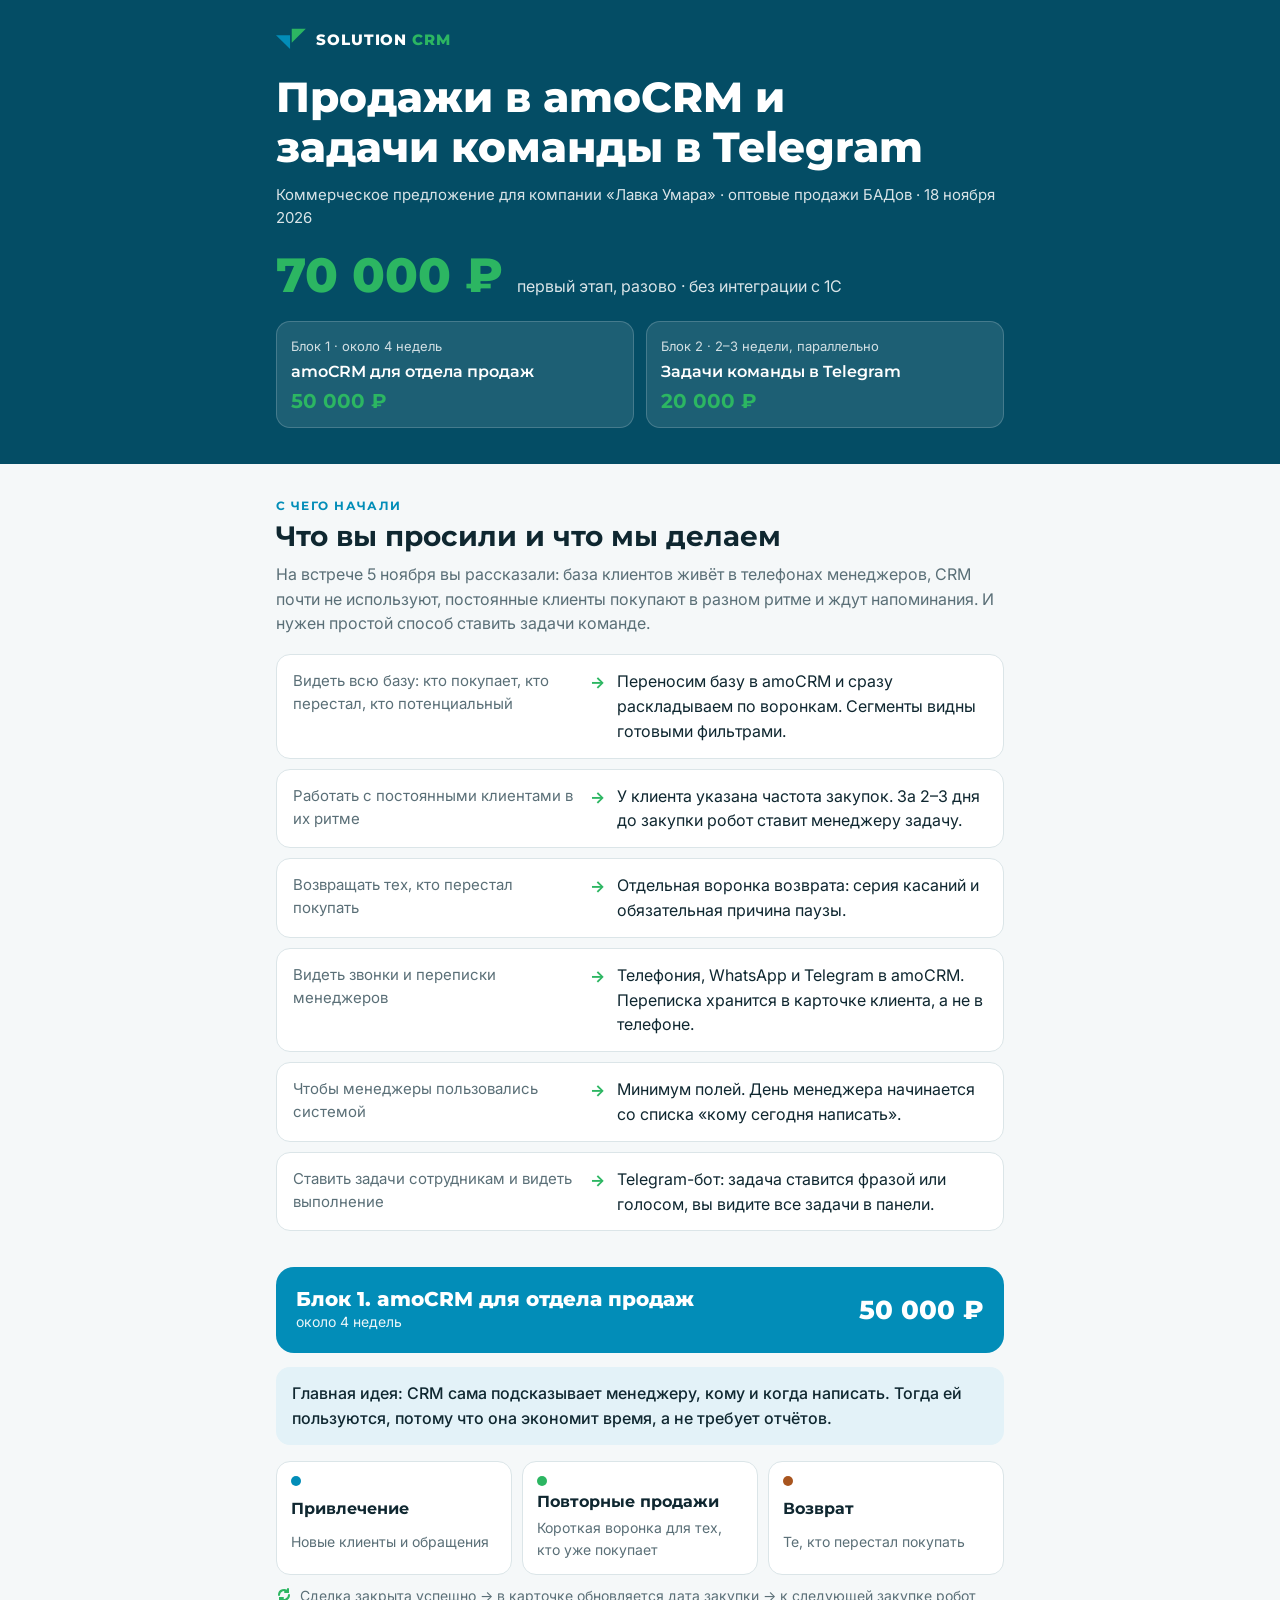
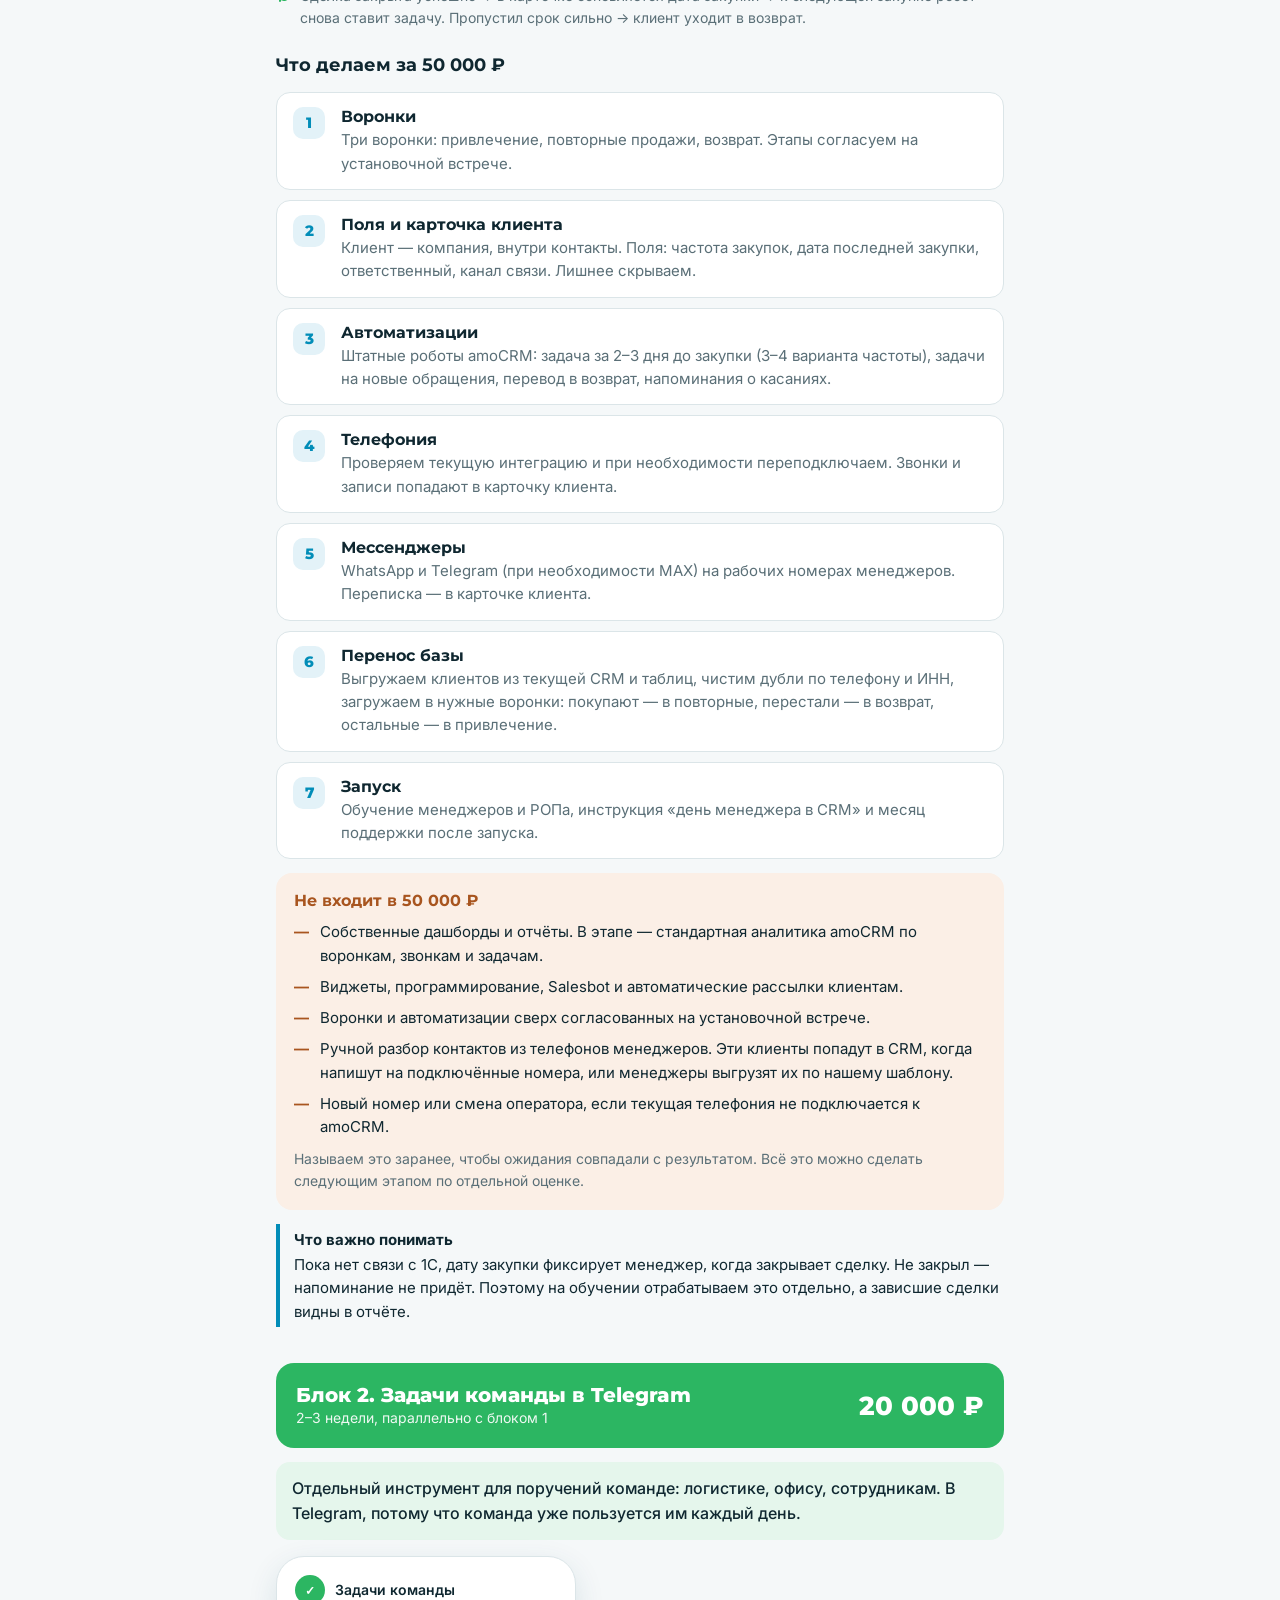
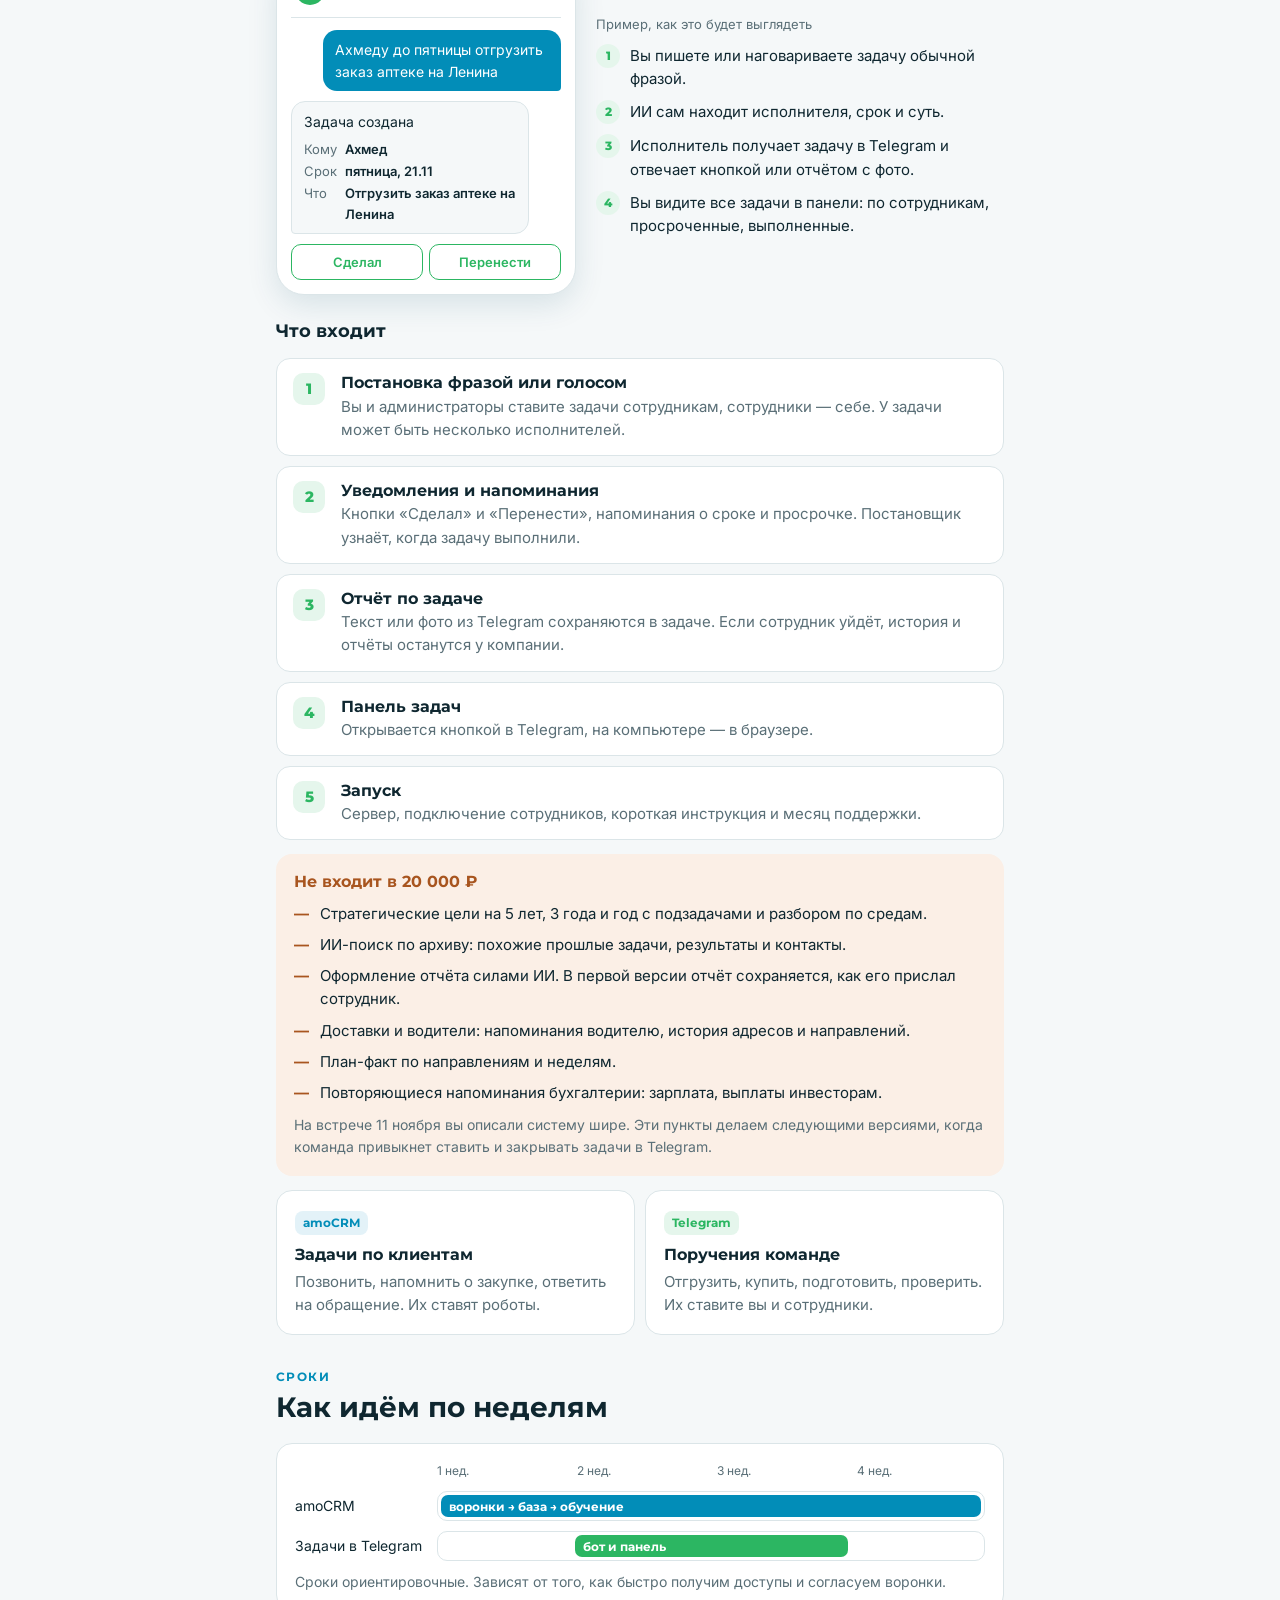
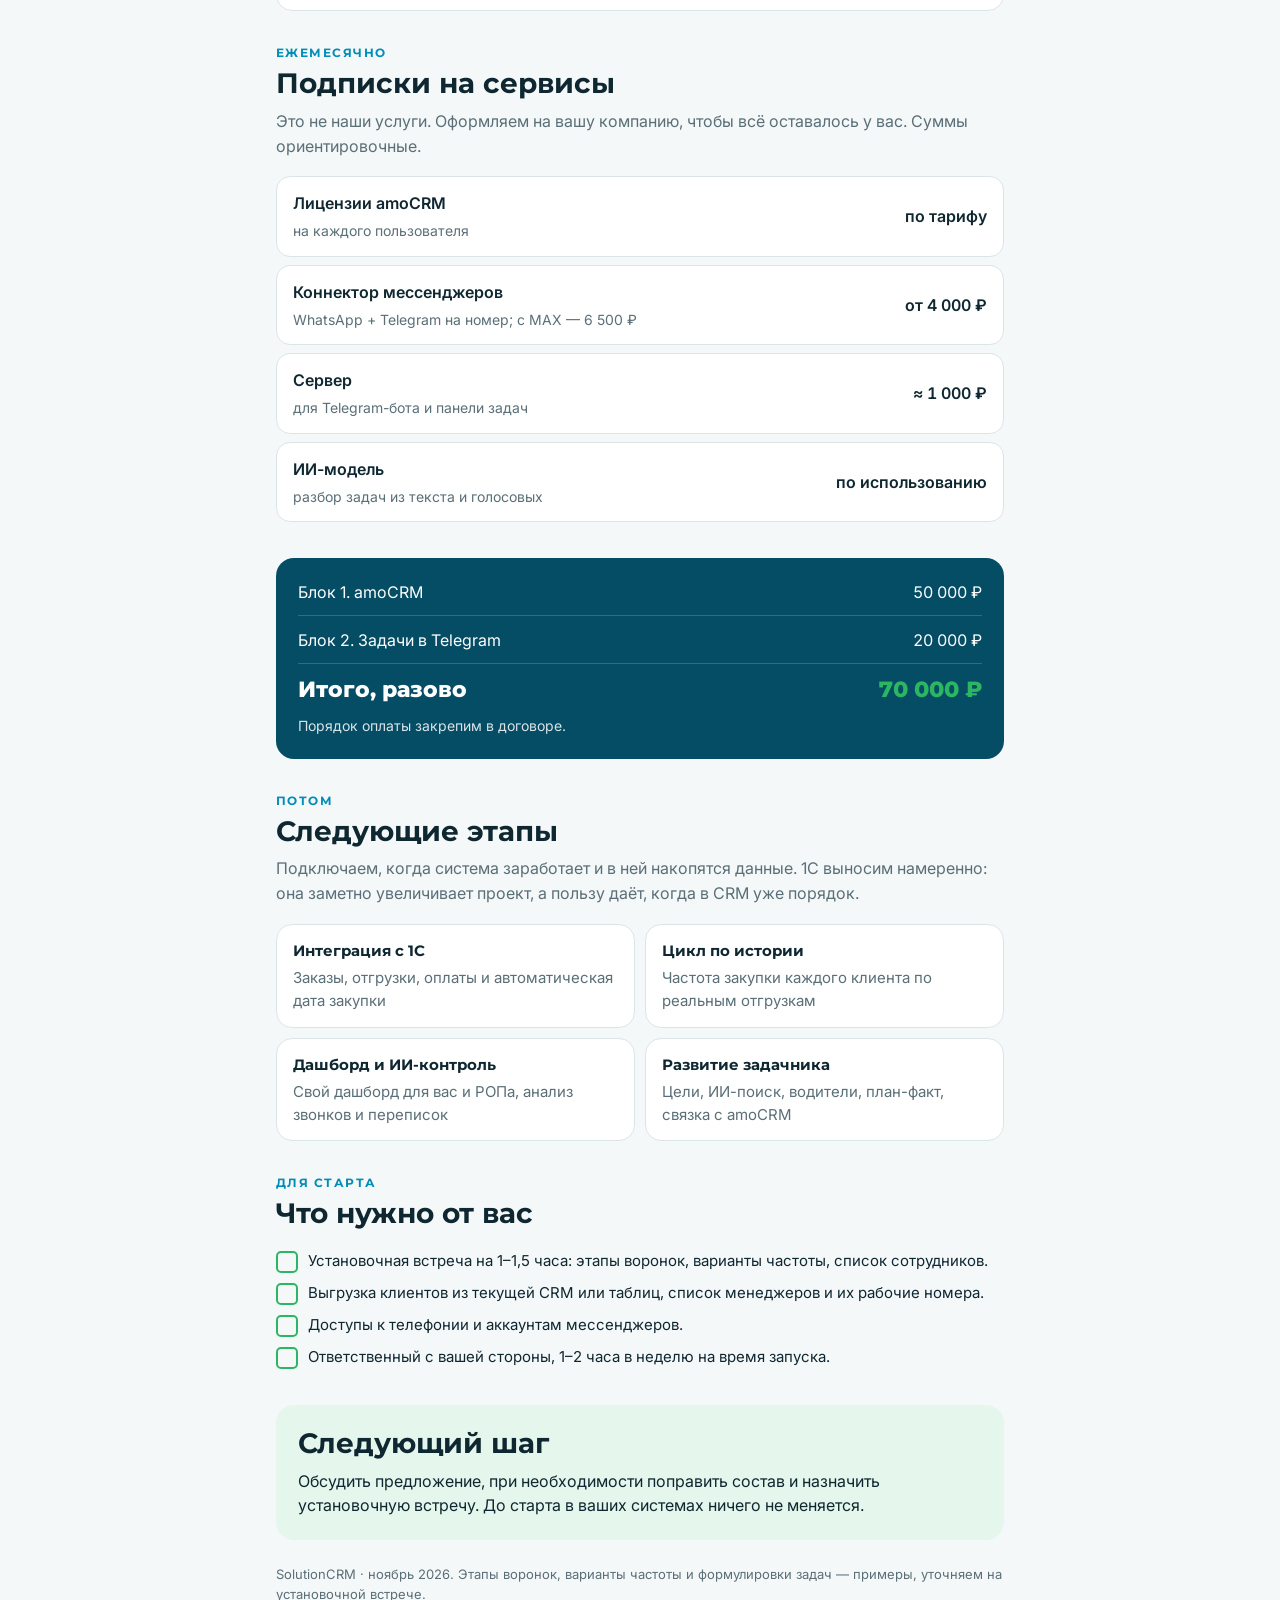
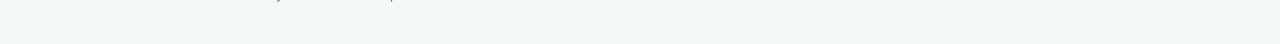
<file: p/k7m2-bady/index.html>
<!doctype html>
<html lang="ru">
<head>
<meta charset="utf-8">
<meta name="viewport" content="width=device-width,initial-scale=1,viewport-fit=cover">
<meta name="robots" content="noindex,nofollow">
<title>Коммерческое предложение · SolutionCRM</title>
<meta name="claude:viewport-fit-sides" content="cover">
<link rel="preconnect" href="https://fonts.googleapis.com">
<link rel="stylesheet" href="https://fonts.googleapis.com/css2?family=Montserrat:wght@600;700;800&family=Inter:wght@400;500;600&display=swap">
<style>
/* Layout: одна колонка до 760px, фирменные цвета SolutionCRM, крупные блоки «что получаете» */
:root{
  --brand:#044d65;      /* SOLUTION */
  --green:#2cb662;      /* CRM */
  --blue:#028db8;       /* треугольник */
  --bg:#f5f8f9;
  --card:#ffffff;
  --fg:#0f2730;
  --mute:#5a6f77;
  --line:#dbe5e8;
  --green-soft:#e5f6ec;
  --blue-soft:#e3f2f8;
  --no:#a8551f;
  --no-soft:#fbefe6;
  --hero-fg:#ffffff;
  --display:"Montserrat",-apple-system,"Segoe UI",Arial,sans-serif;
  --text:"Inter",-apple-system,"Segoe UI",Arial,sans-serif;
}
@media (prefers-color-scheme: dark){:root:not([data-theme="light"]){
  --brand:#0a5f7c;--green:#3fcb76;--blue:#2fb0db;--bg:#0b1a20;--card:#12262e;--fg:#e6eff2;--mute:#94aab2;--line:#21414c;
  --green-soft:#133a28;--blue-soft:#0f3442;--no:#f0a370;--no-soft:#3a2518;--hero-fg:#ffffff;color-scheme:dark}}
:root[data-theme="dark"]{
  --brand:#0a5f7c;--green:#3fcb76;--blue:#2fb0db;--bg:#0b1a20;--card:#12262e;--fg:#e6eff2;--mute:#94aab2;--line:#21414c;
  --green-soft:#133a28;--blue-soft:#0f3442;--no:#f0a370;--no-soft:#3a2518;--hero-fg:#ffffff;color-scheme:dark}

*{box-sizing:border-box}
body{background:var(--bg);color:var(--fg);font:16px/1.55 var(--text);margin:0}
.wrap{max-width:760px;margin:0 auto;padding-left:max(16px,env(safe-area-inset-left,0px));padding-right:max(16px,env(safe-area-inset-right,0px))}
h1,h2,h3{font-family:var(--display);text-wrap:balance;margin:0;line-height:1.2}
h2{font-size:clamp(22px,4.6vw,28px);color:var(--fg)}
h3{font-size:18px}
p{margin:0}
.muted{color:var(--mute)}
.num{font-variant-numeric:tabular-nums;white-space:nowrap}

/* HERO */
.hero{background:var(--brand);color:var(--hero-fg)}
.hero .wrap{padding-block:28px 36px;display:grid;gap:22px}
.logo{display:flex;align-items:center;gap:10px;font:800 15px/1 var(--display);letter-spacing:.06em}
.logo b{color:var(--green);font-weight:800}
.hero h1{font-size:clamp(28px,6.4vw,42px);font-weight:800}
.hero .sub{opacity:.85;font-size:15px}
.total{display:flex;flex-wrap:wrap;align-items:baseline;gap:6px 14px}
.total .sum{font:800 clamp(34px,8vw,48px)/1 var(--display);color:var(--green)}
.total .lbl{opacity:.85}
.pair{display:grid;grid-template-columns:1fr 1fr;gap:12px}
.pill{background:rgba(255,255,255,.1);border:1px solid rgba(255,255,255,.18);border-radius:14px;padding:14px;display:grid;gap:4px;min-width:0}
.pill .k{font-size:13px;opacity:.8}
.pill .t{font-weight:600;font-family:var(--display)}
.pill .p{font:700 20px/1.2 var(--display);color:var(--green)}
@media (max-width:480px){.pair{grid-template-columns:1fr}}

/* SECTIONS */
section{padding-block:36px 0}
.sec-head{display:grid;gap:8px;margin-bottom:18px}
.eyebrow{font:700 12px/1 var(--display);letter-spacing:.12em;text-transform:uppercase;color:var(--blue)}
.lead{font-size:17px}

.card{background:var(--card);border:1px solid var(--line);border-radius:16px;padding:18px}

/* Вы просили → делаем */
.asks{display:grid;gap:10px}
.ask{display:grid;grid-template-columns:1fr auto 1.3fr;gap:12px;align-items:start;background:var(--card);border:1px solid var(--line);border-radius:14px;padding:14px 16px}
.ask .q{color:var(--mute);font-size:15px;min-width:0}
.ask .a{min-width:0}
.ask .arr{color:var(--green);font-weight:700;padding-top:1px}
@media (max-width:560px){.ask{grid-template-columns:1fr}.ask .arr{display:none}.ask .q::after{content:" →";color:var(--green);font-weight:700}}

/* Блок-шапка */
.block{border-radius:18px;padding:20px;display:flex;flex-wrap:wrap;justify-content:space-between;align-items:center;gap:10px 16px;color:#fff}
.block.amo{background:var(--blue)}
.block.tg{background:var(--green)}
.block .nm{font:800 20px/1.2 var(--display)}
.block .meta{font-size:14px;opacity:.92}
.block .pr{font:800 26px/1 var(--display)}

.idea{margin-top:14px;padding:14px 16px;border-radius:14px;background:var(--blue-soft);font-weight:500}
.idea.g{background:var(--green-soft)}

/* Воронки — схема */
.flow{margin-top:16px;display:grid;grid-template-columns:repeat(3,1fr);gap:10px;position:relative}
.stage{background:var(--card);border:1px solid var(--line);border-radius:14px;padding:14px;display:grid;gap:6px;min-width:0}
.stage .dot{width:10px;height:10px;border-radius:50%}
.stage h3{font-size:16px}
.stage p{font-size:14px;color:var(--mute)}
.loop{margin-top:10px;font-size:14px;color:var(--mute);display:flex;gap:8px;align-items:flex-start}
.loop svg{flex:none;margin-top:2px}
@media (max-width:560px){.flow{grid-template-columns:1fr}}

/* Список работ */
.works{list-style:none;margin:16px 0 0;padding:0;display:grid;gap:10px}
.works li{display:grid;grid-template-columns:36px 1fr;gap:12px;background:var(--card);border:1px solid var(--line);border-radius:14px;padding:14px 16px}
.works .n{width:32px;height:32px;border-radius:10px;background:var(--blue-soft);color:var(--blue);font:800 15px/32px var(--display);text-align:center}
.tg-list .n{background:var(--green-soft);color:var(--green)}
.works h3{font-size:16px;margin-bottom:2px}
.works p{font-size:15px;color:var(--mute)}
.works li>div{min-width:0}

/* Не входит */
.no{margin-top:14px;border-radius:16px;background:var(--no-soft);padding:18px;display:grid;gap:10px}
.no h3{color:var(--no);font-size:16px}
.no ul{margin:0;padding:0;list-style:none;display:grid;gap:8px}
.no li{display:grid;grid-template-columns:18px 1fr;gap:8px;font-size:15px}
.no li::before{content:"—";color:var(--no);font-weight:700}
.no .hint{font-size:14px;color:var(--mute)}

.note{margin-top:14px;border-left:4px solid var(--blue);padding:4px 0 4px 14px;font-size:15px}
.note b{display:block;margin-bottom:2px}

/* Телефон-макет */
.demo{margin-top:16px;display:grid;grid-template-columns:minmax(0,300px) 1fr;gap:20px;align-items:center}
@media (max-width:620px){.demo{grid-template-columns:1fr;justify-items:center}}
.phone{width:100%;max-width:300px;background:var(--card);border:1px solid var(--line);border-radius:28px;padding:14px;box-shadow:0 10px 30px rgba(4,77,101,.12)}
.chat-top{display:flex;align-items:center;gap:10px;padding:4px 4px 12px;border-bottom:1px solid var(--line);font-size:14px;font-weight:600}
.ava{width:30px;height:30px;border-radius:50%;background:var(--green);color:#fff;display:grid;place-items:center;font:800 12px var(--display)}
.chat{display:grid;gap:10px;padding-top:12px;font-size:14px}
.msg{padding:9px 12px;border-radius:14px;max-width:88%}
.me{justify-self:end;background:var(--blue);color:#fff;border-bottom-right-radius:4px}
.bot{background:var(--bg);border:1px solid var(--line);border-bottom-left-radius:4px}
.bot dl{margin:6px 0 0;display:grid;grid-template-columns:auto 1fr;gap:2px 8px;font-size:13px}
.bot dt{color:var(--mute)}
.bot dd{margin:0;font-weight:600}
.btns{display:grid;grid-template-columns:1fr 1fr;gap:6px}
.btns span{text-align:center;padding:7px;border-radius:10px;border:1px solid var(--green);color:var(--green);font-weight:600;font-size:13px}
.demo-txt{display:grid;gap:10px;font-size:15px}
.demo-txt .step{display:grid;grid-template-columns:26px 1fr;gap:8px}
.demo-txt .step i{font-style:normal;width:24px;height:24px;border-radius:50%;background:var(--green-soft);color:var(--green);font:800 12px/24px var(--display);text-align:center}

/* Где какие задачи */
.split{display:grid;grid-template-columns:1fr 1fr;gap:10px;margin-top:14px}
.split .card h3{font-size:16px;margin-bottom:6px}
.split .card p{font-size:15px;color:var(--mute)}
.tag{display:inline-block;font:700 12px/1 var(--display);padding:6px 8px;border-radius:8px;margin-bottom:10px}
.tag.b{background:var(--blue-soft);color:var(--blue)}
.tag.g{background:var(--green-soft);color:var(--green)}
@media (max-width:520px){.split{grid-template-columns:1fr}}

/* Сроки */
.tl{display:grid;gap:10px}
.tl-row{display:grid;grid-template-columns:130px 1fr;gap:12px;align-items:center;font-size:14px}
.tl-bar{position:relative;height:30px;background:var(--card);border:1px solid var(--line);border-radius:10px;overflow:hidden}
.tl-bar span{position:absolute;top:3px;bottom:3px;border-radius:7px;color:#fff;font:700 12px/24px var(--display);padding-left:8px;white-space:nowrap;overflow:hidden}
.tl-weeks{display:grid;grid-template-columns:130px repeat(4,1fr);gap:0 12px;font-size:12px;color:var(--mute)}
.tl-weeks span:first-child{grid-column:1}
@media (max-width:480px){.tl-row,.tl-weeks{grid-template-columns:96px 1fr}.tl-weeks{grid-template-columns:96px repeat(4,1fr)}}

/* Расходы */
.costs{display:grid;gap:8px}
.cost{display:grid;grid-template-columns:1fr auto;gap:4px 16px;padding:14px 16px;background:var(--card);border:1px solid var(--line);border-radius:14px}
.cost .w{font-weight:600}
.cost .d{grid-column:1;font-size:14px;color:var(--mute)}
.cost .v{grid-row:1/span 2;grid-column:2;align-self:center;font-weight:600;text-align:right}

/* Итого */
.sum-card{background:var(--brand);color:#fff;border-radius:18px;padding:22px;display:grid;gap:12px}
.sum-row{display:flex;justify-content:space-between;gap:12px;font-size:16px;border-bottom:1px solid rgba(255,255,255,.18);padding-bottom:10px}
.sum-row.t{border:0;padding:0;font:800 22px var(--display)}
.sum-row.t .num{color:var(--green)}
.sum-card .s{font-size:14px;opacity:.85}

.later{display:grid;grid-template-columns:1fr 1fr;gap:10px}
.later .card{padding:14px 16px;font-size:15px}
.later .card b{display:block;font-family:var(--display);margin-bottom:4px}
.later .card span{color:var(--mute)}
@media (max-width:520px){.later{grid-template-columns:1fr}}

.need{list-style:none;padding:0;margin:0;display:grid;gap:8px}
.need li{display:grid;grid-template-columns:22px 1fr;gap:10px;font-size:15px}
.need li::before{content:"";width:18px;height:18px;border-radius:5px;border:2px solid var(--green);margin-top:2px}

.cta{margin-block:36px 12px;background:var(--green-soft);border-radius:18px;padding:22px;display:grid;gap:8px}
.cta h2{color:var(--fg)}
footer{padding-block:12px 40px;font-size:13px;color:var(--mute)}
</style>
</head>
<body>

<header class="hero">
  <div class="wrap">
    <div class="logo">
      <svg width="30" height="22" viewBox="0 0 164 112" aria-hidden="true"><path d="M0 35h77v75z" fill="#028db8"/><path d="M86 0h77L86 76z" fill="#2cb662"/></svg>
      <span>SOLUTION <b>CRM</b></span>
    </div>
    <div style="display:grid;gap:10px">
      <h1>Продажи в amoCRM и задачи команды в Telegram</h1>
      <p class="sub">Коммерческое предложение для компании «Лавка Умара» · оптовые продажи БАДов · 18 ноября 2026</p>
    </div>
    <div class="total"><span class="sum num">70 000 ₽</span><span class="lbl">первый этап, разово · без интеграции с 1С</span></div>
    <div class="pair">
      <div class="pill"><span class="k">Блок 1 · около 4 недель</span><span class="t">amoCRM для отдела продаж</span><span class="p num">50 000 ₽</span></div>
      <div class="pill"><span class="k">Блок 2 · 2–3 недели, параллельно</span><span class="t">Задачи команды в Telegram</span><span class="p num">20 000 ₽</span></div>
    </div>
  </div>
</header>

<main class="wrap">

  <section>
    <div class="sec-head">
      <span class="eyebrow">С чего начали</span>
      <h2>Что вы просили и что мы делаем</h2>
      <p class="muted">На встрече 5 ноября вы рассказали: база клиентов живёт в телефонах менеджеров, CRM почти не используют, постоянные клиенты покупают в разном ритме и ждут напоминания. И нужен простой способ ставить задачи команде.</p>
    </div>
    <div class="asks">
      <div class="ask"><p class="q">Видеть всю базу: кто покупает, кто перестал, кто потенциальный</p><span class="arr">→</span><p class="a">Переносим базу в amoCRM и сразу раскладываем по воронкам. Сегменты видны готовыми фильтрами.</p></div>
      <div class="ask"><p class="q">Работать с постоянными клиентами в их ритме</p><span class="arr">→</span><p class="a">У клиента указана частота закупок. За 2–3 дня до закупки робот ставит менеджеру задачу.</p></div>
      <div class="ask"><p class="q">Возвращать тех, кто перестал покупать</p><span class="arr">→</span><p class="a">Отдельная воронка возврата: серия касаний и обязательная причина паузы.</p></div>
      <div class="ask"><p class="q">Видеть звонки и переписки менеджеров</p><span class="arr">→</span><p class="a">Телефония, WhatsApp и Telegram в amoCRM. Переписка хранится в карточке клиента, а не в телефоне.</p></div>
      <div class="ask"><p class="q">Чтобы менеджеры пользовались системой</p><span class="arr">→</span><p class="a">Минимум полей. День менеджера начинается со списка «кому сегодня написать».</p></div>
      <div class="ask"><p class="q">Ставить задачи сотрудникам и видеть выполнение</p><span class="arr">→</span><p class="a">Telegram-бот: задача ставится фразой или голосом, вы видите все задачи в панели.</p></div>
    </div>
  </section>

  <!-- БЛОК 1 -->
  <section id="amo">
    <div class="block amo">
      <div><div class="nm">Блок 1. amoCRM для отдела продаж</div><div class="meta">около 4 недель</div></div>
      <div class="pr num">50 000 ₽</div>
    </div>
    <p class="idea">Главная идея: CRM сама подсказывает менеджеру, кому и когда написать. Тогда ей пользуются, потому что она экономит время, а не требует отчётов.</p>

    <div class="flow" aria-label="Три воронки">
      <div class="stage"><span class="dot" style="background:var(--blue)"></span><h3>Привлечение</h3><p>Новые клиенты и обращения</p></div>
      <div class="stage"><span class="dot" style="background:var(--green)"></span><h3>Повторные продажи</h3><p>Короткая воронка для тех, кто уже покупает</p></div>
      <div class="stage"><span class="dot" style="background:var(--no)"></span><h3>Возврат</h3><p>Те, кто перестал покупать</p></div>
    </div>
    <p class="loop"><svg width="16" height="16" viewBox="0 0 16 16" aria-hidden="true"><path d="M3 8a5 5 0 0 1 9-3M13 8a5 5 0 0 1-9 3" fill="none" stroke="var(--green)" stroke-width="2" stroke-linecap="round"/><path d="M12 2v3H9M4 14v-3h3" fill="none" stroke="var(--green)" stroke-width="2" stroke-linecap="round"/></svg>Сделка закрыта успешно → в карточке обновляется дата закупки → к следующей закупке робот снова ставит задачу. Пропустил срок сильно → клиент уходит в возврат.</p>

    <h3 style="margin-top:26px">Что делаем за 50 000 ₽</h3>
    <ol class="works">
      <li><span class="n">1</span><div><h3>Воронки</h3><p>Три воронки: привлечение, повторные продажи, возврат. Этапы согласуем на установочной встрече.</p></div></li>
      <li><span class="n">2</span><div><h3>Поля и карточка клиента</h3><p>Клиент — компания, внутри контакты. Поля: частота закупок, дата последней закупки, ответственный, канал связи. Лишнее скрываем.</p></div></li>
      <li><span class="n">3</span><div><h3>Автоматизации</h3><p>Штатные роботы amoCRM: задача за 2–3 дня до закупки (3–4 варианта частоты), задачи на новые обращения, перевод в возврат, напоминания о касаниях.</p></div></li>
      <li><span class="n">4</span><div><h3>Телефония</h3><p>Проверяем текущую интеграцию и при необходимости переподключаем. Звонки и записи попадают в карточку клиента.</p></div></li>
      <li><span class="n">5</span><div><h3>Мессенджеры</h3><p>WhatsApp и Telegram (при необходимости MAX) на рабочих номерах менеджеров. Переписка — в карточке клиента.</p></div></li>
      <li><span class="n">6</span><div><h3>Перенос базы</h3><p>Выгружаем клиентов из текущей CRM и таблиц, чистим дубли по телефону и ИНН, загружаем в нужные воронки: покупают — в повторные, перестали — в возврат, остальные — в привлечение.</p></div></li>
      <li><span class="n">7</span><div><h3>Запуск</h3><p>Обучение менеджеров и РОПа, инструкция «день менеджера в CRM» и месяц поддержки после запуска.</p></div></li>
    </ol>

    <div class="no">
      <h3>Не входит в 50 000 ₽</h3>
      <ul>
        <li>Собственные дашборды и отчёты. В этапе — стандартная аналитика amoCRM по воронкам, звонкам и задачам.</li>
        <li>Виджеты, программирование, Salesbot и автоматические рассылки клиентам.</li>
        <li>Воронки и автоматизации сверх согласованных на установочной встрече.</li>
        <li>Ручной разбор контактов из телефонов менеджеров. Эти клиенты попадут в CRM, когда напишут на подключённые номера, или менеджеры выгрузят их по нашему шаблону.</li>
        <li>Новый номер или смена оператора, если текущая телефония не подключается к amoCRM.</li>
      </ul>
      <p class="hint">Называем это заранее, чтобы ожидания совпадали с результатом. Всё это можно сделать следующим этапом по отдельной оценке.</p>
    </div>

    <p class="note"><b>Что важно понимать</b>Пока нет связи с 1С, дату закупки фиксирует менеджер, когда закрывает сделку. Не закрыл — напоминание не придёт. Поэтому на обучении отрабатываем это отдельно, а зависшие сделки видны в отчёте.</p>
  </section>

  <!-- БЛОК 2 -->
  <section id="tg">
    <div class="block tg">
      <div><div class="nm">Блок 2. Задачи команды в Telegram</div><div class="meta">2–3 недели, параллельно с блоком 1</div></div>
      <div class="pr num">20 000 ₽</div>
    </div>
    <p class="idea g">Отдельный инструмент для поручений команде: логистике, офису, сотрудникам. В Telegram, потому что команда уже пользуется им каждый день.</p>

    <div class="demo">
      <div class="phone" aria-label="Пример: как ставится задача">
        <div class="chat-top"><span class="ava">✓</span>Задачи команды</div>
        <div class="chat">
          <div class="msg me">Ахмеду до пятницы отгрузить заказ аптеке на Ленина</div>
          <div class="msg bot">Задача создана
            <dl><dt>Кому</dt><dd>Ахмед</dd><dt>Срок</dt><dd>пятница, 21.11</dd><dt>Что</dt><dd>Отгрузить заказ аптеке на Ленина</dd></dl>
          </div>
          <div class="btns"><span>Сделал</span><span>Перенести</span></div>
        </div>
      </div>
      <div class="demo-txt">
        <p class="muted" style="font-size:13px">Пример, как это будет выглядеть</p>
        <div class="step"><i>1</i><p>Вы пишете или наговариваете задачу обычной фразой.</p></div>
        <div class="step"><i>2</i><p>ИИ сам находит исполнителя, срок и суть.</p></div>
        <div class="step"><i>3</i><p>Исполнитель получает задачу в Telegram и отвечает кнопкой или отчётом с фото.</p></div>
        <div class="step"><i>4</i><p>Вы видите все задачи в панели: по сотрудникам, просроченные, выполненные.</p></div>
      </div>
    </div>

    <h3 style="margin-top:26px">Что входит</h3>
    <ol class="works tg-list">
      <li><span class="n">1</span><div><h3>Постановка фразой или голосом</h3><p>Вы и администраторы ставите задачи сотрудникам, сотрудники — себе. У задачи может быть несколько исполнителей.</p></div></li>
      <li><span class="n">2</span><div><h3>Уведомления и напоминания</h3><p>Кнопки «Сделал» и «Перенести», напоминания о сроке и просрочке. Постановщик узнаёт, когда задачу выполнили.</p></div></li>
      <li><span class="n">3</span><div><h3>Отчёт по задаче</h3><p>Текст или фото из Telegram сохраняются в задаче. Если сотрудник уйдёт, история и отчёты останутся у компании.</p></div></li>
      <li><span class="n">4</span><div><h3>Панель задач</h3><p>Открывается кнопкой в Telegram, на компьютере — в браузере.</p></div></li>
      <li><span class="n">5</span><div><h3>Запуск</h3><p>Сервер, подключение сотрудников, короткая инструкция и месяц поддержки.</p></div></li>
    </ol>

    <div class="no">
      <h3>Не входит в 20 000 ₽</h3>
      <ul>
        <li>Стратегические цели на 5 лет, 3 года и год с подзадачами и разбором по средам.</li>
        <li>ИИ-поиск по архиву: похожие прошлые задачи, результаты и контакты.</li>
        <li>Оформление отчёта силами ИИ. В первой версии отчёт сохраняется, как его прислал сотрудник.</li>
        <li>Доставки и водители: напоминания водителю, история адресов и направлений.</li>
        <li>План-факт по направлениям и неделям.</li>
        <li>Повторяющиеся напоминания бухгалтерии: зарплата, выплаты инвесторам.</li>
      </ul>
      <p class="hint">На встрече 11 ноября вы описали систему шире. Эти пункты делаем следующими версиями, когда команда привыкнет ставить и закрывать задачи в Telegram.</p>
    </div>

    <div class="split">
      <div class="card"><span class="tag b">amoCRM</span><h3>Задачи по клиентам</h3><p>Позвонить, напомнить о закупке, ответить на обращение. Их ставят роботы.</p></div>
      <div class="card"><span class="tag g">Telegram</span><h3>Поручения команде</h3><p>Отгрузить, купить, подготовить, проверить. Их ставите вы и сотрудники.</p></div>
    </div>
  </section>

  <section>
    <div class="sec-head"><span class="eyebrow">Сроки</span><h2>Как идём по неделям</h2></div>
    <div class="card tl">
      <div class="tl-weeks"><span></span><span>1 нед.</span><span>2 нед.</span><span>3 нед.</span><span>4 нед.</span></div>
      <div class="tl-row"><span>amoCRM</span><div class="tl-bar"><span style="left:3px;right:3px;background:var(--blue)">воронки → база → обучение</span></div></div>
      <div class="tl-row"><span>Задачи в Telegram</span><div class="tl-bar"><span style="left:25%;right:25%;background:var(--green)">бот и панель</span></div></div>
      <p class="muted" style="font-size:14px">Сроки ориентировочные. Зависят от того, как быстро получим доступы и согласуем воронки.</p>
    </div>
  </section>

  <section>
    <div class="sec-head">
      <span class="eyebrow">Ежемесячно</span>
      <h2>Подписки на сервисы</h2>
      <p class="muted">Это не наши услуги. Оформляем на вашу компанию, чтобы всё оставалось у вас. Суммы ориентировочные.</p>
    </div>
    <div class="costs">
      <div class="cost"><span class="w">Лицензии amoCRM</span><span class="d">на каждого пользователя</span><span class="v">по тарифу</span></div>
      <div class="cost"><span class="w">Коннектор мессенджеров</span><span class="d">WhatsApp + Telegram на номер; с MAX — 6 500 ₽</span><span class="v num">от 4 000 ₽</span></div>
      <div class="cost"><span class="w">Сервер</span><span class="d">для Telegram-бота и панели задач</span><span class="v num">≈ 1 000 ₽</span></div>
      <div class="cost"><span class="w">ИИ-модель</span><span class="d">разбор задач из текста и голосовых</span><span class="v">по использованию</span></div>
    </div>
  </section>

  <section>
    <div class="sum-card">
      <div class="sum-row"><span>Блок 1. amoCRM</span><span class="num">50 000 ₽</span></div>
      <div class="sum-row"><span>Блок 2. Задачи в Telegram</span><span class="num">20 000 ₽</span></div>
      <div class="sum-row t"><span>Итого, разово</span><span class="num">70 000 ₽</span></div>
      <p class="s">Порядок оплаты закрепим в договоре.</p>
    </div>
  </section>

  <section>
    <div class="sec-head">
      <span class="eyebrow">Потом</span>
      <h2>Следующие этапы</h2>
      <p class="muted">Подключаем, когда система заработает и в ней накопятся данные. 1С выносим намеренно: она заметно увеличивает проект, а пользу даёт, когда в CRM уже порядок.</p>
    </div>
    <div class="later">
      <div class="card"><b>Интеграция с 1С</b><span>Заказы, отгрузки, оплаты и автоматическая дата закупки</span></div>
      <div class="card"><b>Цикл по истории</b><span>Частота закупки каждого клиента по реальным отгрузкам</span></div>
      <div class="card"><b>Дашборд и ИИ-контроль</b><span>Свой дашборд для вас и РОПа, анализ звонков и переписок</span></div>
      <div class="card"><b>Развитие задачника</b><span>Цели, ИИ-поиск, водители, план-факт, связка с amoCRM</span></div>
    </div>
  </section>

  <section>
    <div class="sec-head"><span class="eyebrow">Для старта</span><h2>Что нужно от вас</h2></div>
    <ul class="need">
      <li>Установочная встреча на 1–1,5 часа: этапы воронок, варианты частоты, список сотрудников.</li>
      <li>Выгрузка клиентов из текущей CRM или таблиц, список менеджеров и их рабочие номера.</li>
      <li>Доступы к телефонии и аккаунтам мессенджеров.</li>
      <li>Ответственный с вашей стороны, 1–2 часа в неделю на время запуска.</li>
    </ul>
  </section>

  <div class="cta">
    <h2>Следующий шаг</h2>
    <p>Обсудить предложение, при необходимости поправить состав и назначить установочную встречу. До старта в ваших системах ничего не меняется.</p>
  </div>

  <footer>SolutionCRM · ноябрь 2026. Этапы воронок, варианты частоты и формулировки задач — примеры, уточняем на установочной встрече.</footer>
</main>
</body>
</html>
</file>
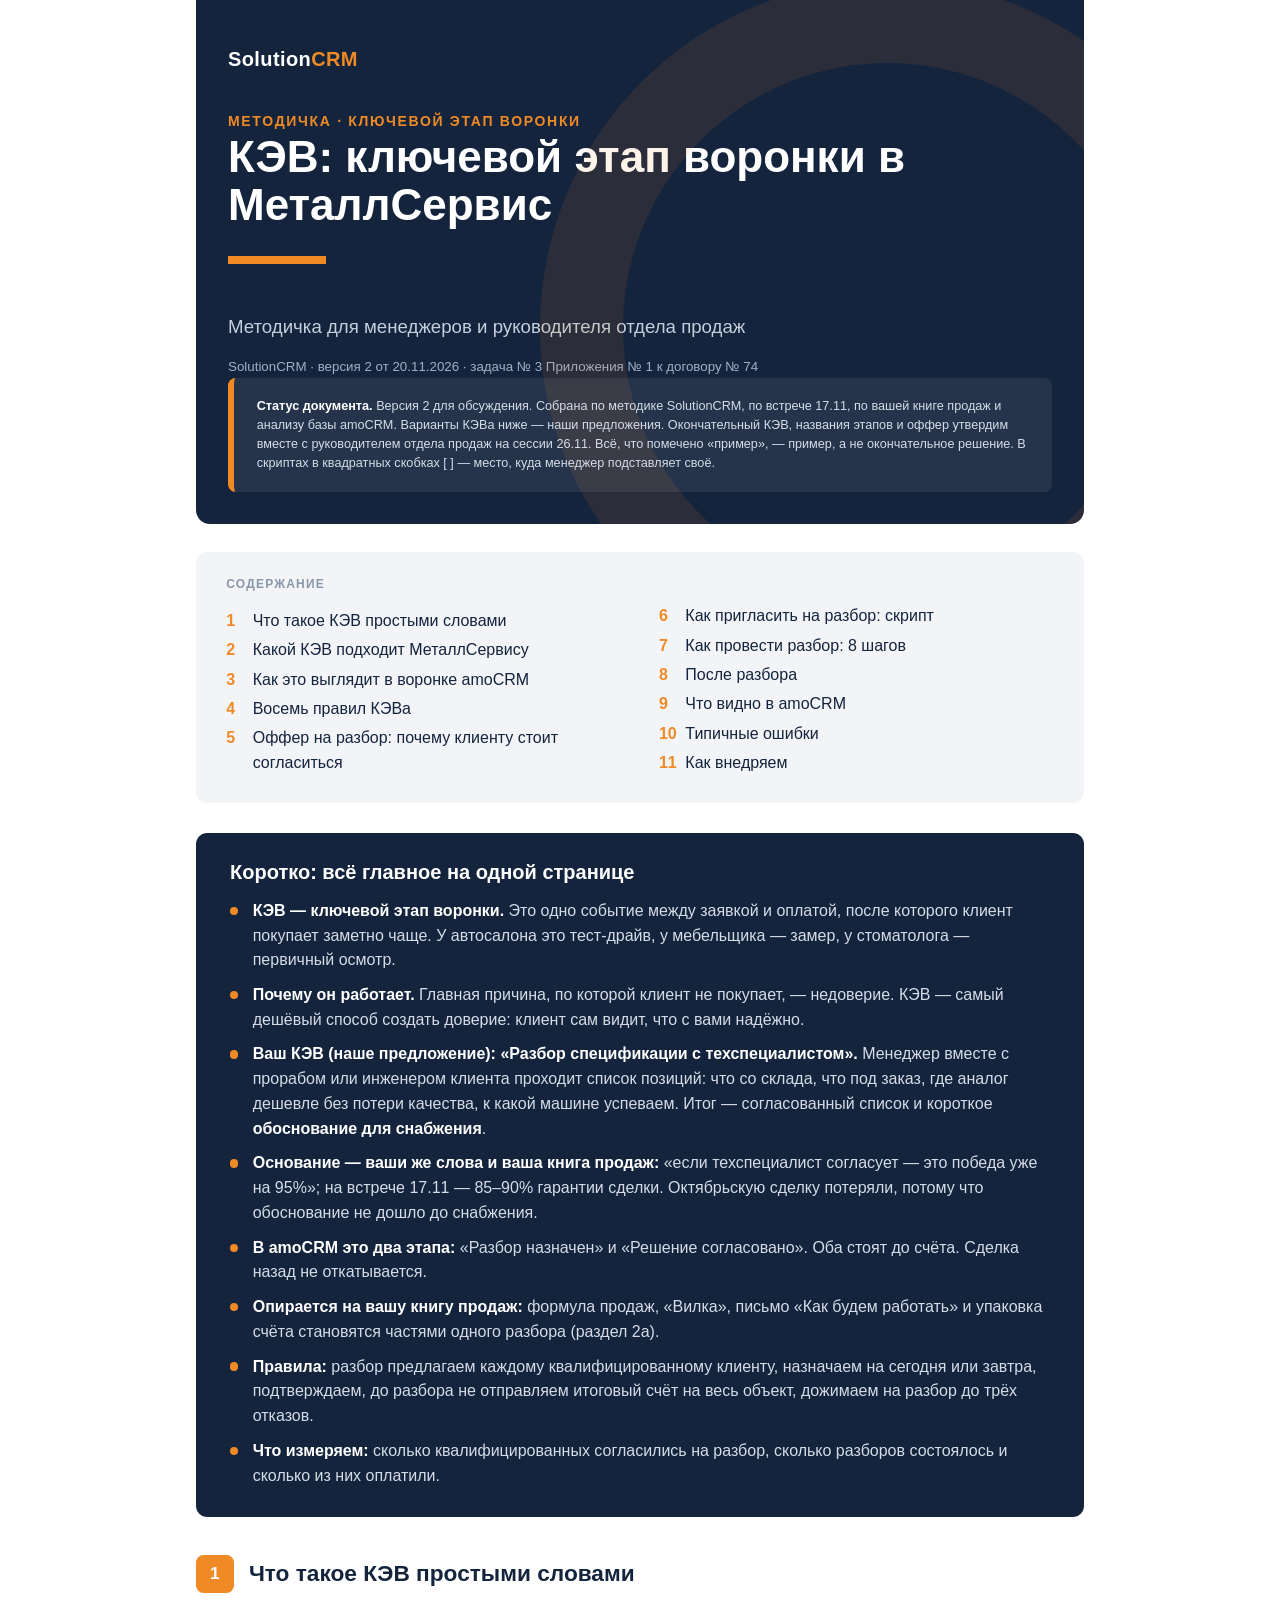
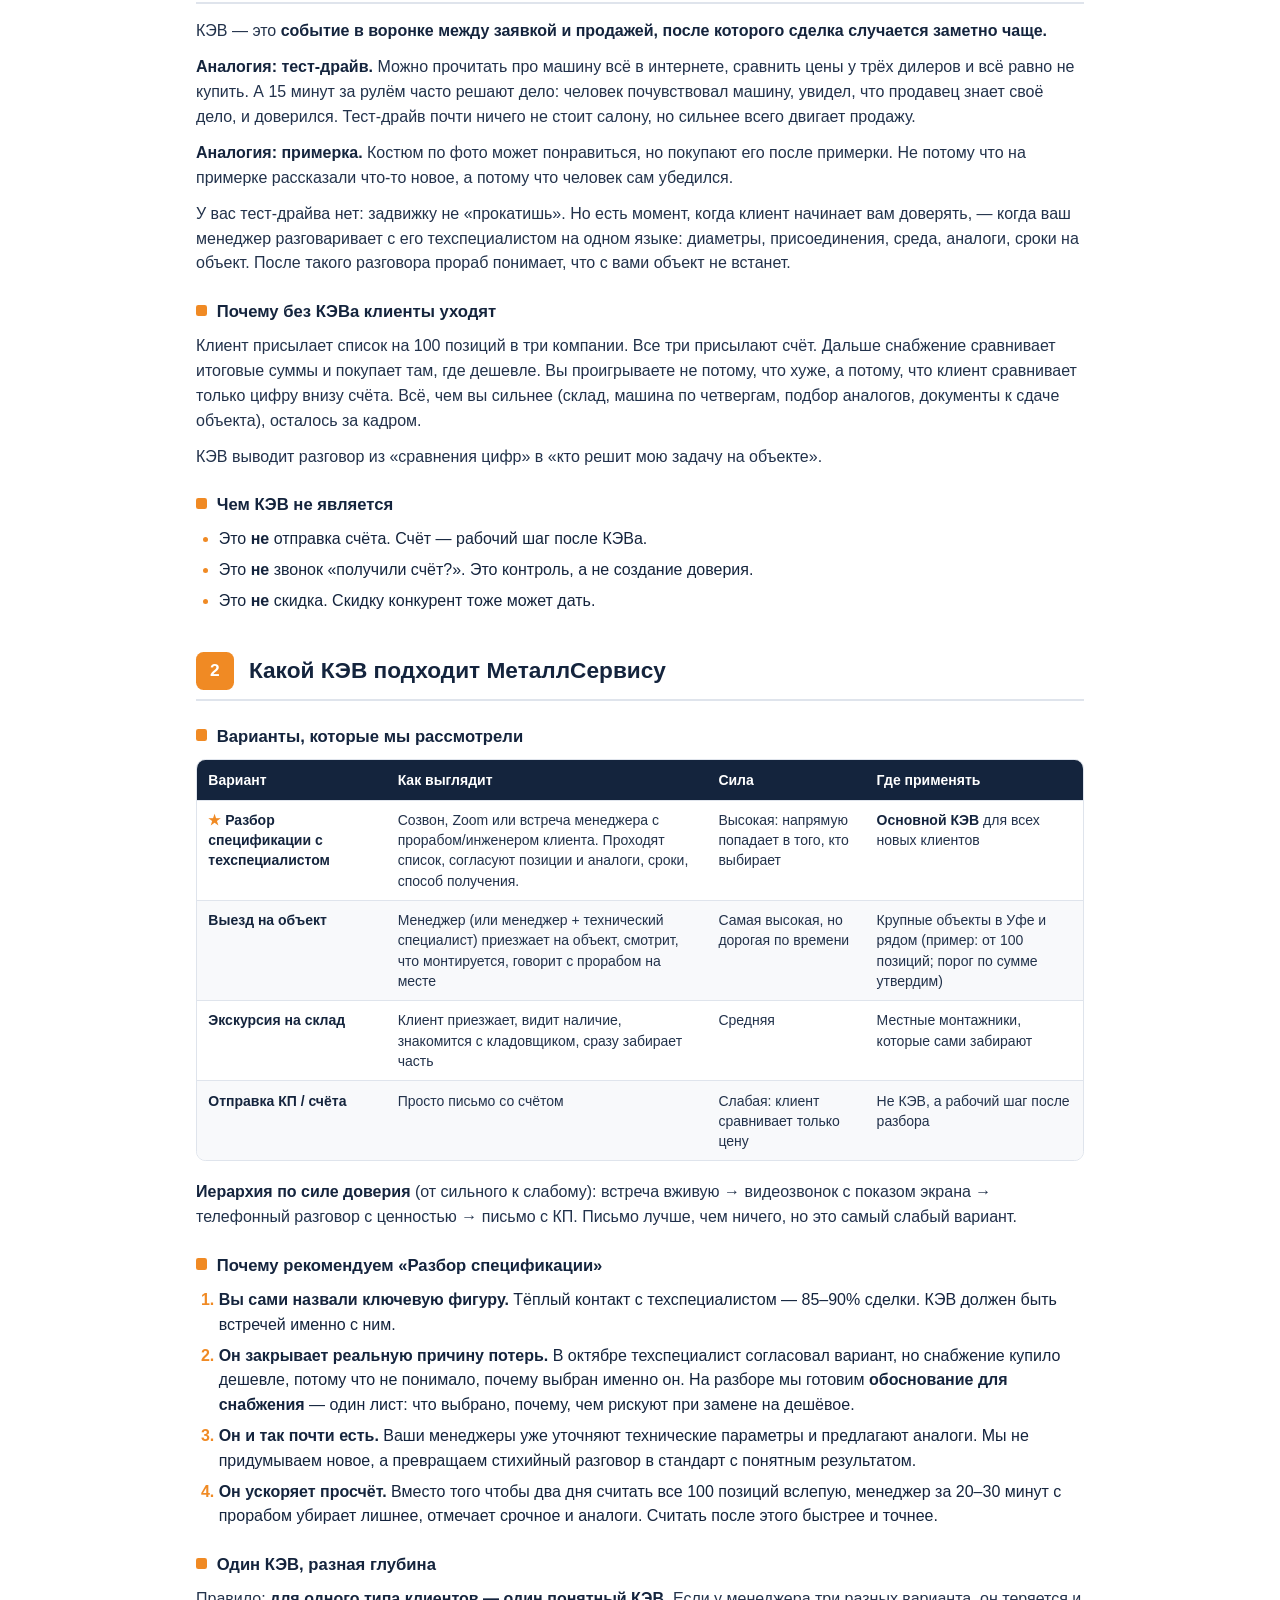
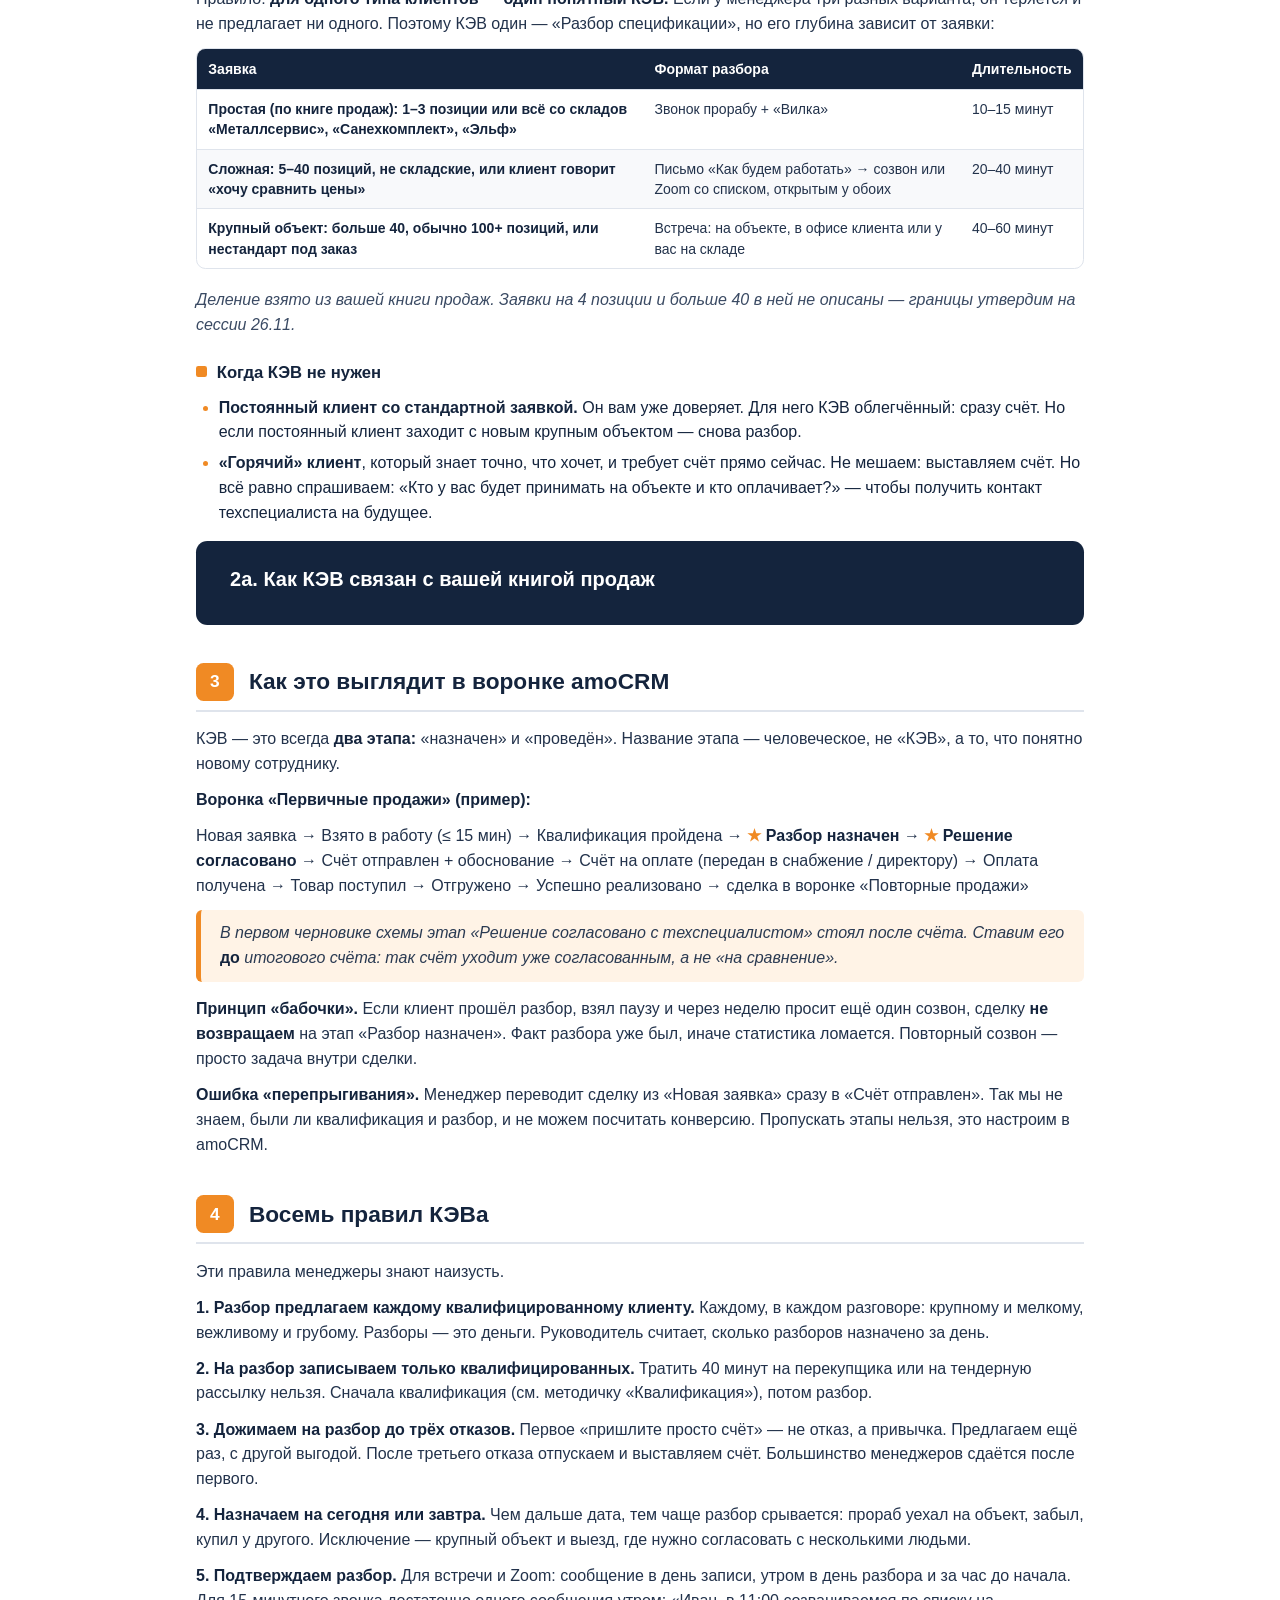
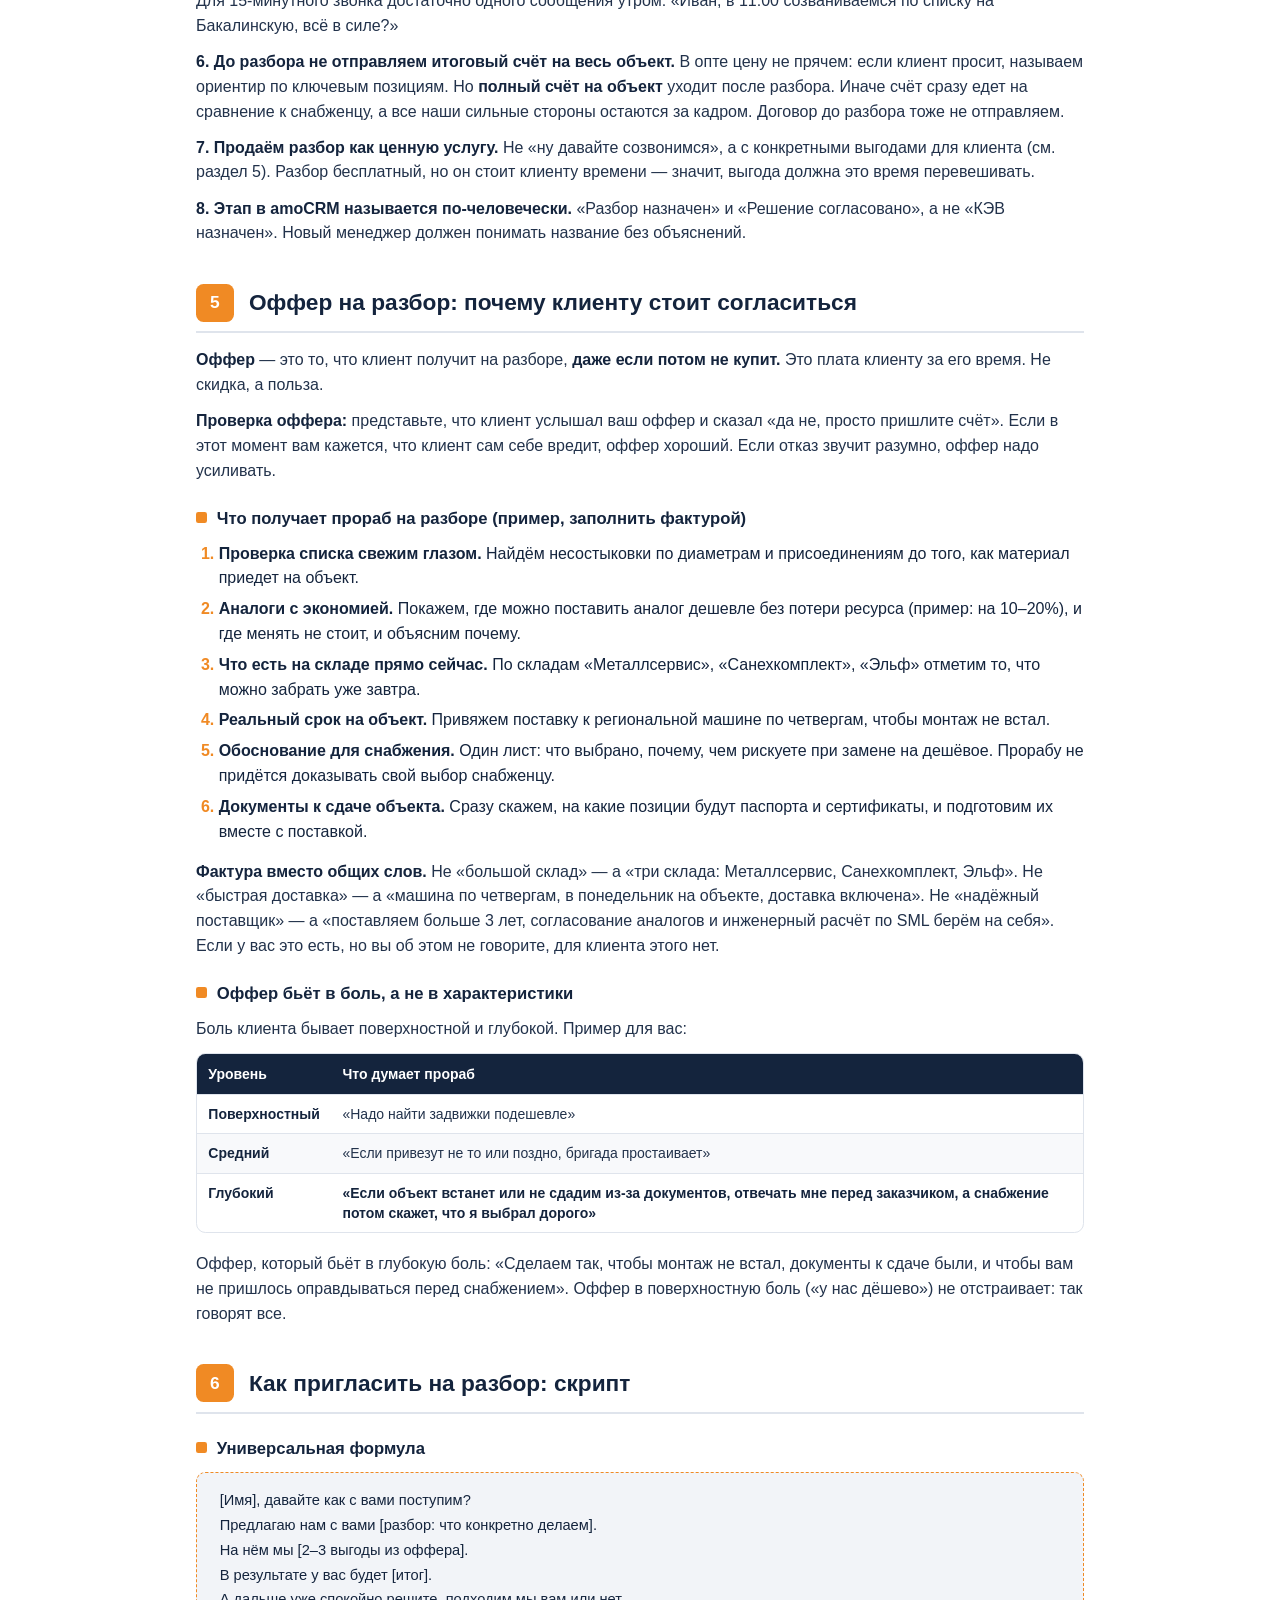
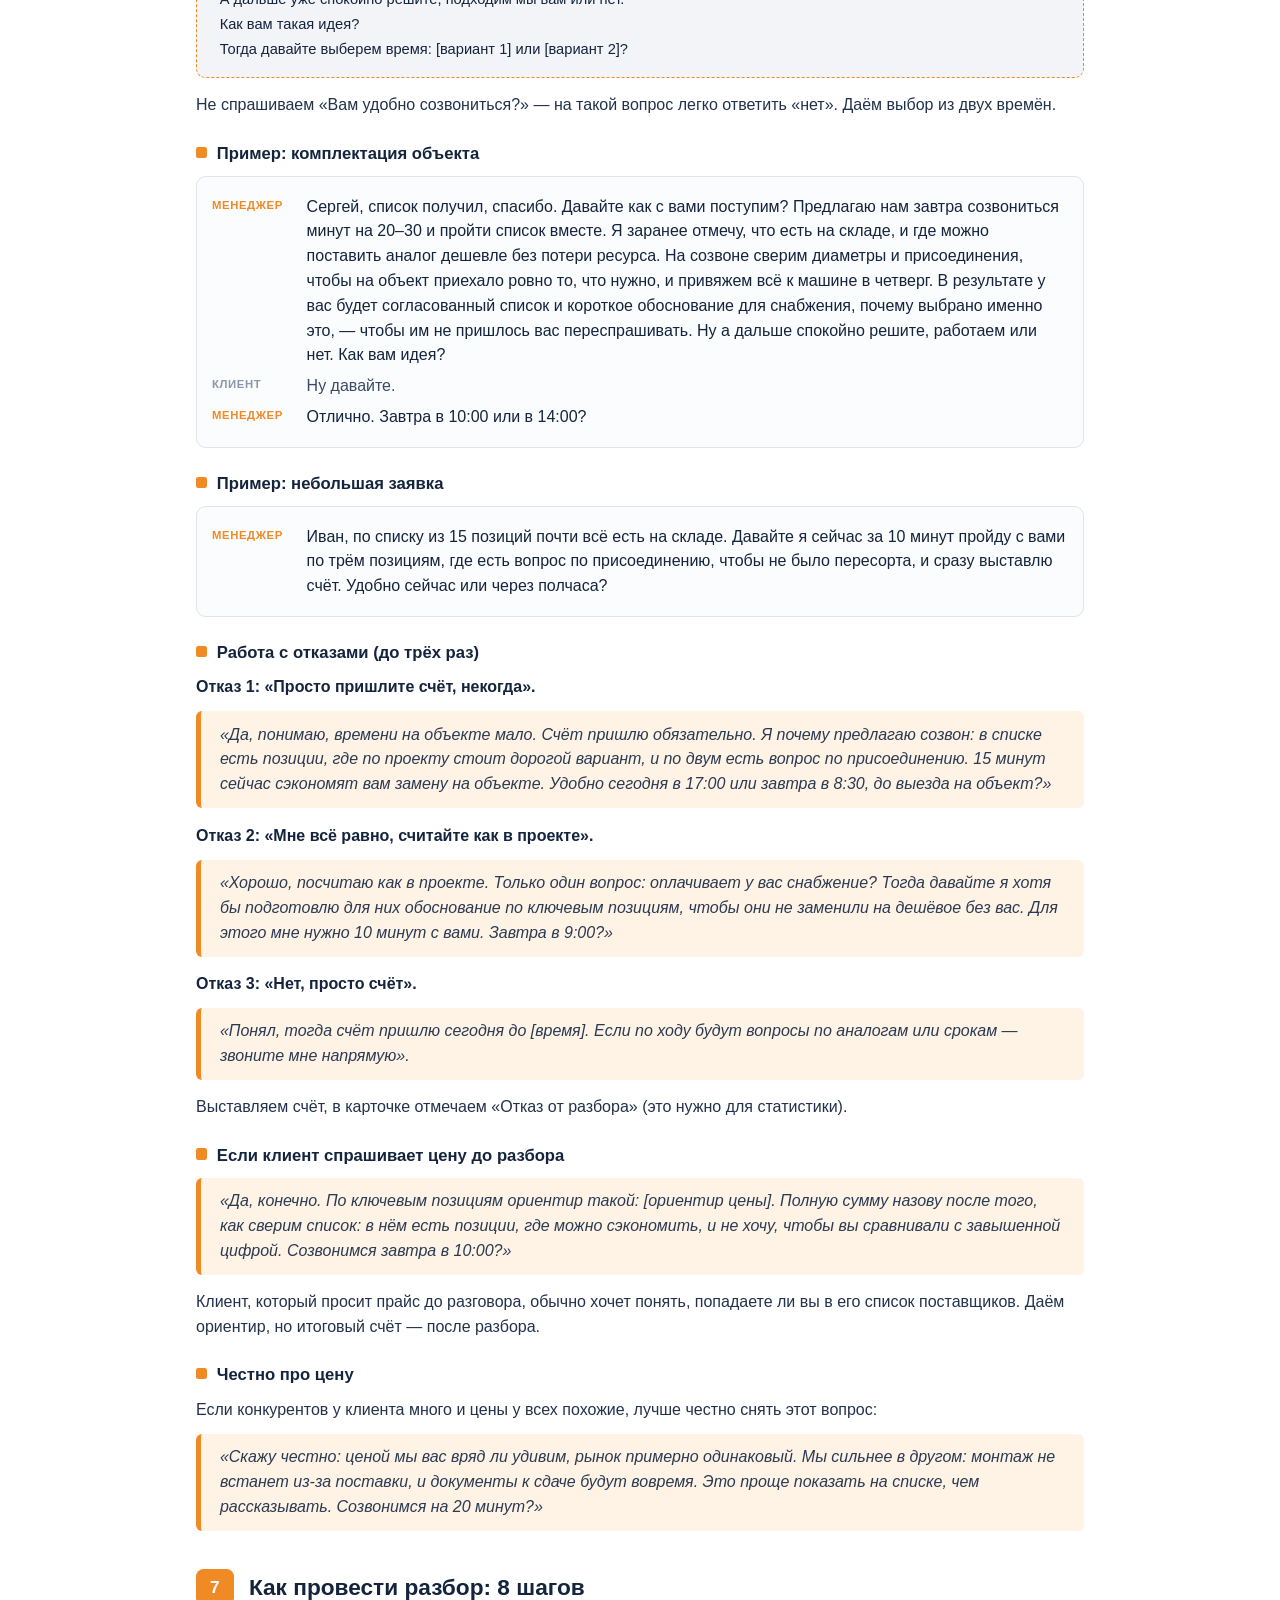
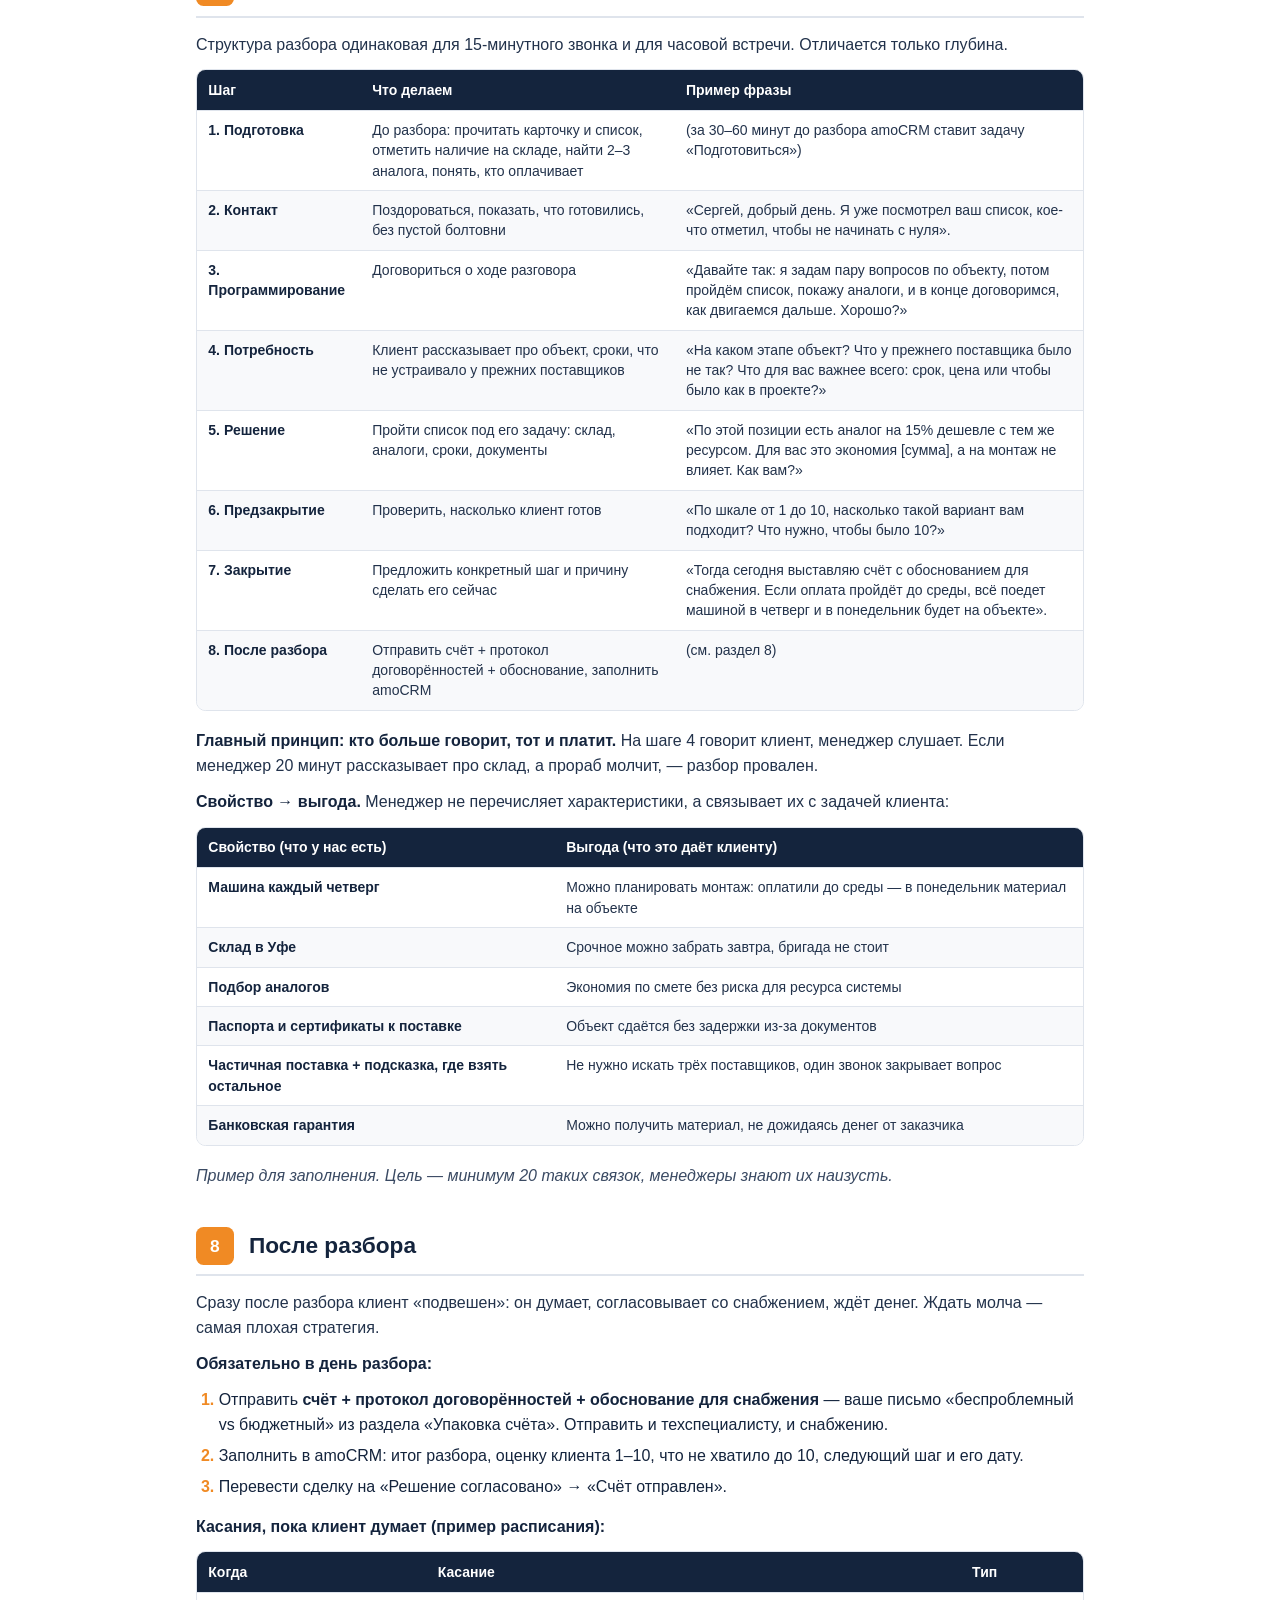
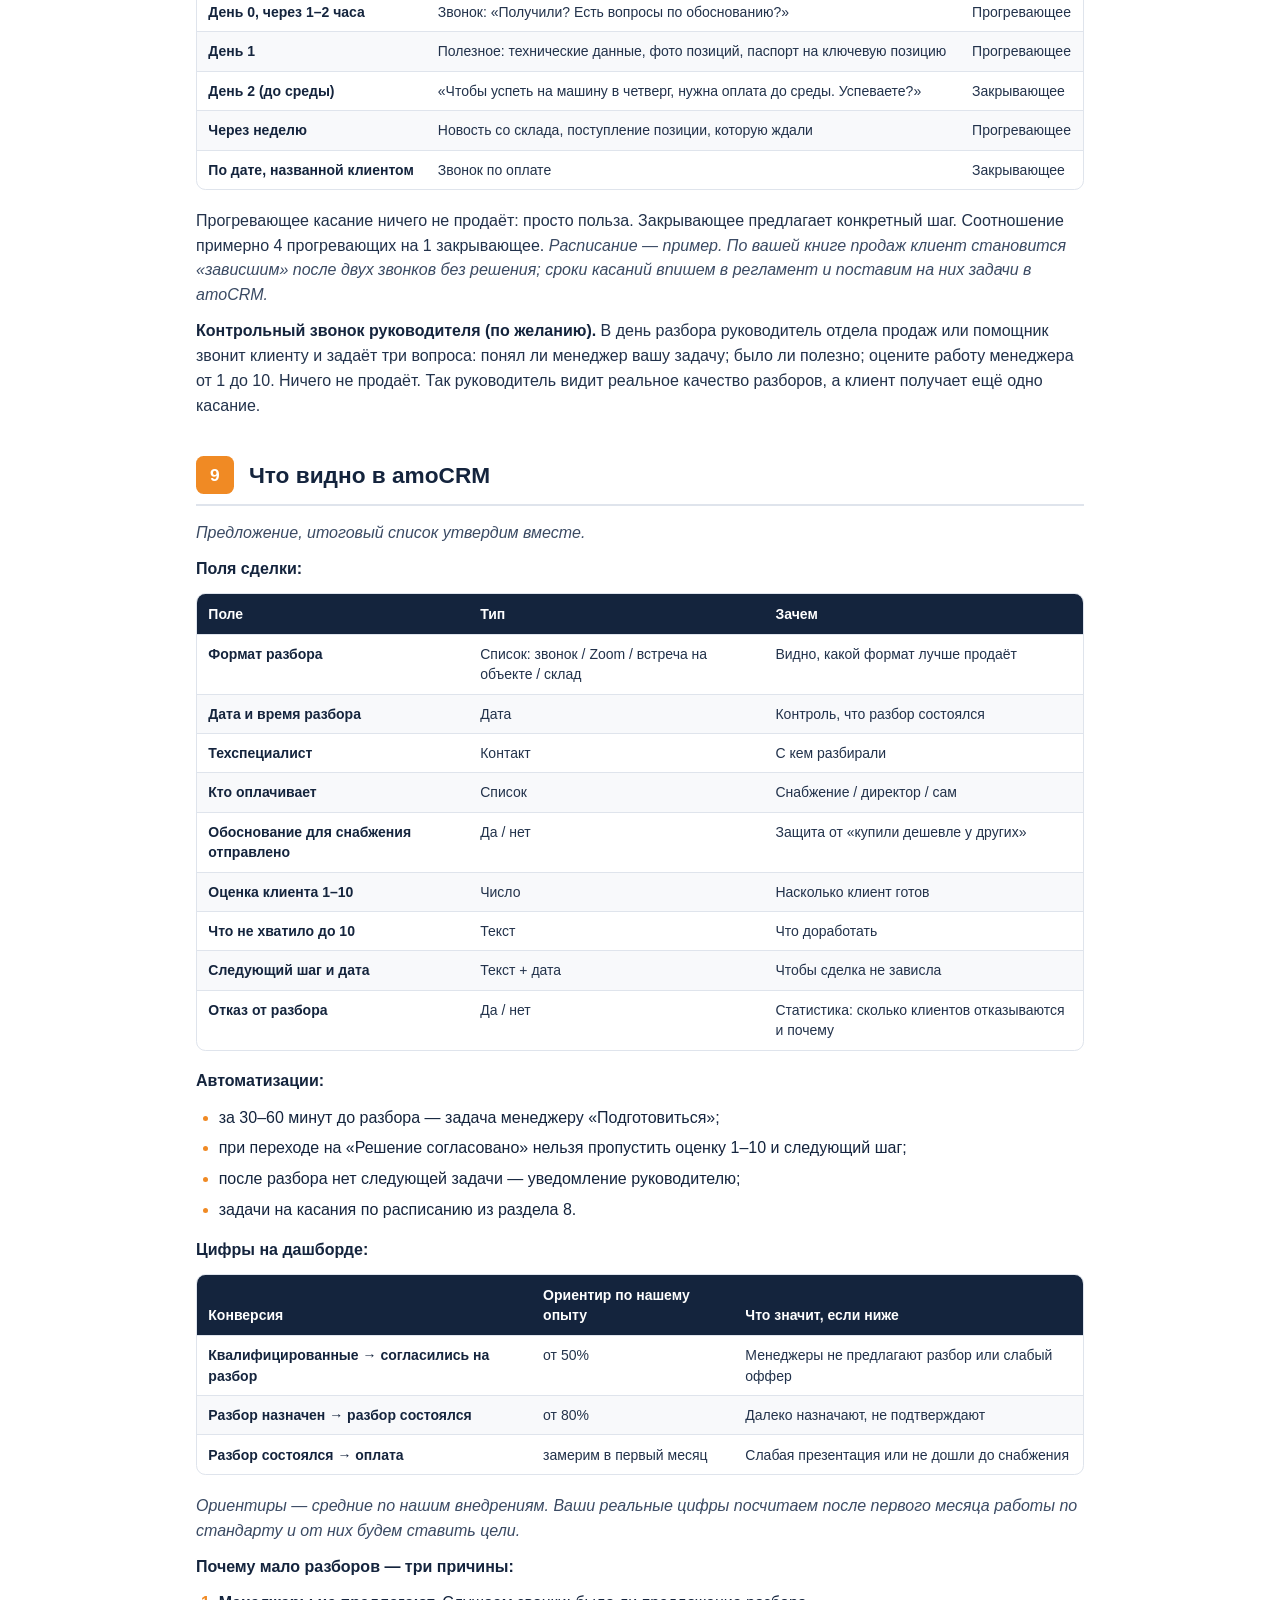
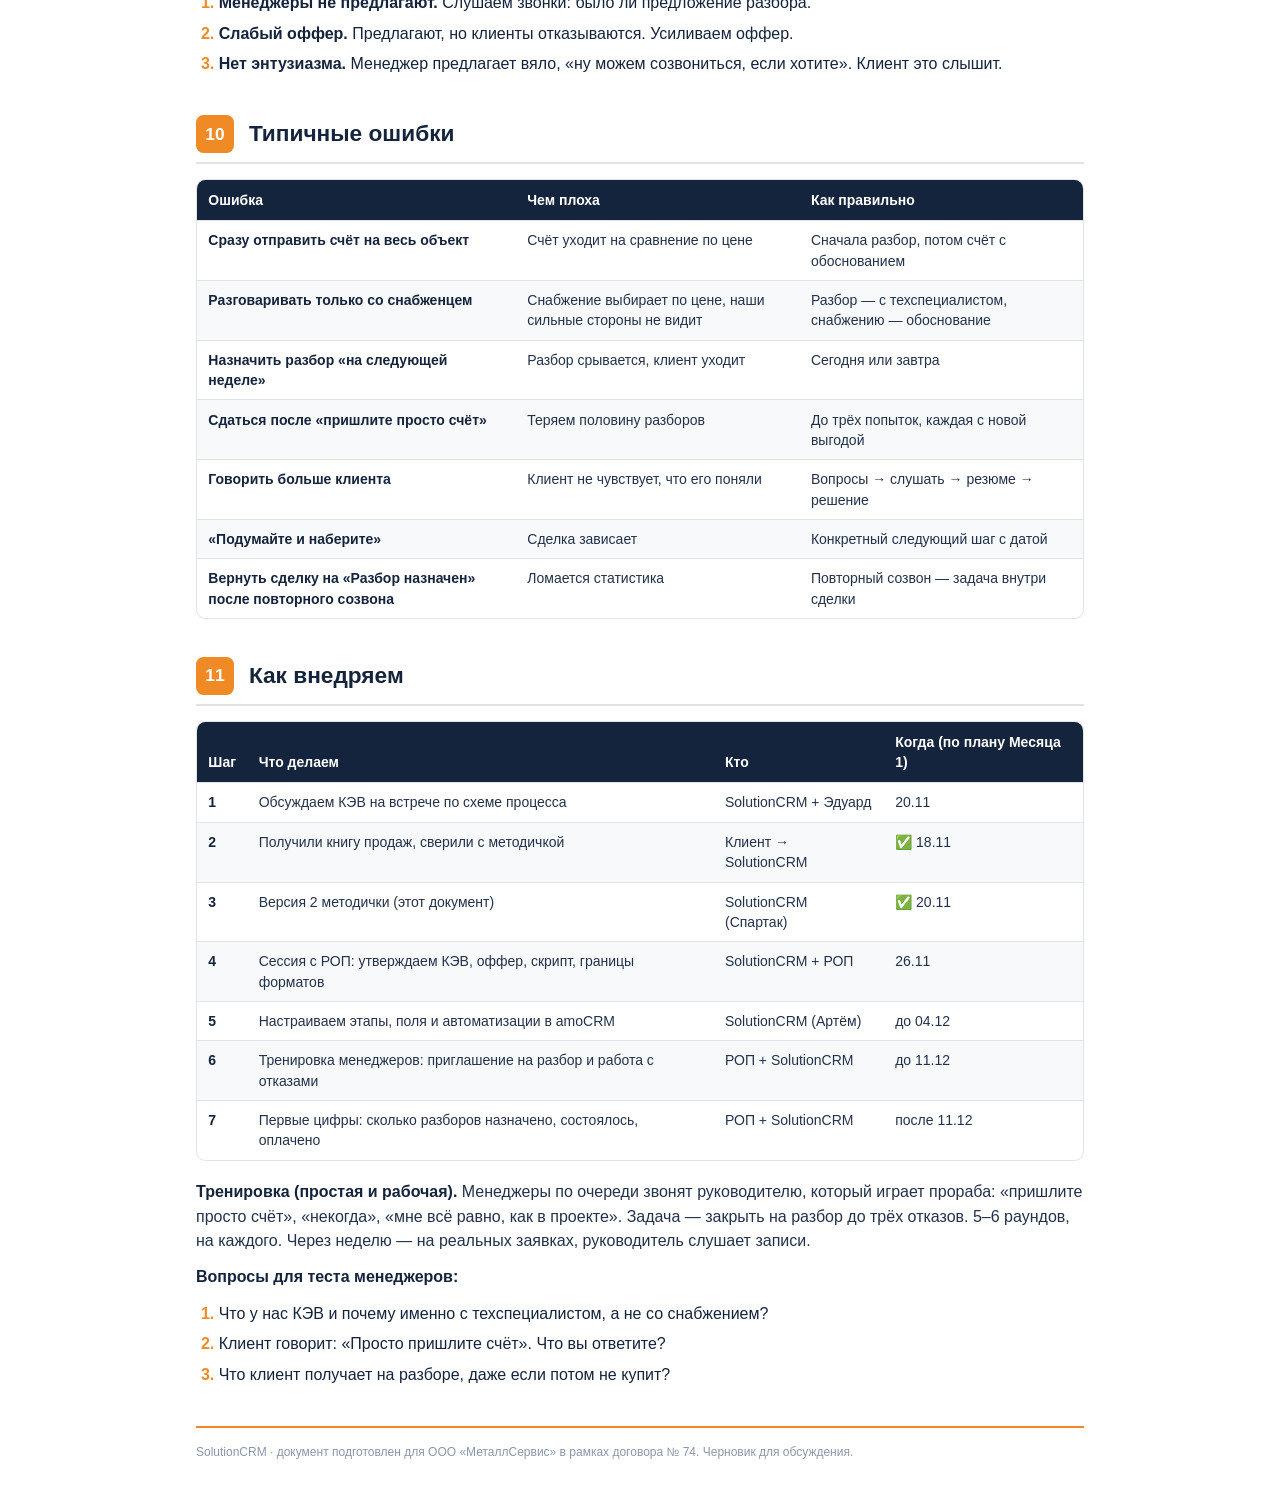
<file: p/pbrq-metallservis-kev/index.html>
<!doctype html>
<html lang="ru"><head><meta charset="utf-8"><meta name="viewport" content="width=device-width, initial-scale=1"><meta name="robots" content="noindex, nofollow">
<title>Методичка КЭВ МеталлСервис</title><style>
:root{--dark:#14243d;--accent:#f08a24;--muted:#8a97ab;--soft:#f2f4f8;--text2:#3a4a63;--line:#dfe4ec;--warm:#fff3e6;
--font:-apple-system,"Segoe UI","Helvetica Neue",Arial,sans-serif}
@page{size:A4;margin:18mm 16mm 20mm 16mm}
@page:first{margin:0}
*{box-sizing:border-box}
html,body{margin:0;background:#fff;color:var(--dark);font-family:var(--font);font-size:10.5pt;line-height:1.55;
-webkit-print-color-adjust:exact;print-color-adjust:exact}
.cover{height:297mm;width:210mm;background:var(--dark);color:#fff;padding:30mm 20mm 22mm;display:flex;flex-direction:column;
page-break-after:always;position:relative;overflow:hidden}
.cover:after{content:"";position:absolute;right:-40mm;bottom:-40mm;width:140mm;height:140mm;border-radius:50%;
border:22mm solid rgba(240,138,36,.10)}
.brand{font-weight:800;font-size:15pt;letter-spacing:.02em}.brand i{font-style:normal;color:var(--accent)}
.eyebrow{margin-top:52mm;color:var(--accent);font-weight:700;letter-spacing:.12em;text-transform:uppercase;font-size:10.5pt}
.bar{width:26mm;height:2.2mm;background:var(--accent);margin:7mm 0}
.cover h1{font-size:34pt;line-height:1.1;margin:0;max-width:150mm}
.lead{font-size:14pt;color:#c5cedb;margin-top:6mm}
.meta{color:#9fb0c6;font-size:10pt;margin-top:4mm}
.status{margin-top:auto;background:rgba(255,255,255,.07);border-left:1.6mm solid var(--accent);border-radius:2mm;padding:5mm 6mm;
font-size:9.5pt;line-height:1.5;color:#d5dce7;position:relative;z-index:1}
.status strong{color:#fff}
.foot{position:fixed;bottom:-12mm;left:0;right:0;display:flex;justify-content:space-between;font-size:8pt;color:var(--muted);
border-top:.3mm solid var(--line);padding-top:2mm}
.toc{background:var(--soft);border-radius:3mm;padding:6mm 8mm;margin:0 0 8mm}
.toc h4{margin:0 0 3mm;font-size:9pt;letter-spacing:.1em;text-transform:uppercase;color:var(--muted)}
.toc ol{list-style:none;margin:0;padding:0;columns:2;column-gap:10mm}
.toc li{margin:1.2mm 0;break-inside:avoid}.toc a{color:var(--dark);text-decoration:none;display:flex}
.toc a span{flex:none;width:7mm;color:var(--accent);font-weight:700}
.summary{background:var(--dark);color:#fff;border-radius:3mm;padding:7mm 9mm 5mm;margin-bottom:8mm;break-inside:avoid}
.summary h2{color:#fff;margin:0 0 4mm;font-size:15pt;border:0;padding:0}
.summary ul{margin:0;padding:0;list-style:none}
.summary li{position:relative;padding-left:6mm;margin:0 0 2.6mm;color:#d5dce7}
.summary li strong{color:#fff}
.summary li:before{content:"";position:absolute;left:0;top:2.1mm;width:2.2mm;height:2.2mm;border-radius:50%;background:var(--accent)}
h2{font-size:17pt;line-height:1.2;margin:10mm 0 4mm;padding-bottom:2.5mm;border-bottom:.6mm solid var(--line);
break-after:avoid;page-break-after:avoid;display:flex;align-items:center;gap:4mm}
h2 .num{flex:none;display:inline-flex;align-items:center;justify-content:center;width:10mm;height:10mm;border-radius:2mm;
background:var(--accent);color:#fff;font-size:13pt}
h2.pb{break-before:page}
h3{font-size:12.5pt;margin:6mm 0 2.5mm;color:var(--dark);break-after:avoid;page-break-after:avoid}
h3:before{content:"";display:inline-block;width:3mm;height:3mm;background:var(--accent);border-radius:.6mm;margin-right:2.5mm;vertical-align:1px}
p{margin:0 0 3mm;color:#22324b}
strong{color:var(--dark)}
em{color:var(--text2)}
code{background:var(--soft);padding:.3mm 1.2mm;border-radius:1mm;font-size:9.5pt}
ul,ol{margin:0 0 4mm;padding-left:6mm}li{margin:0 0 1.6mm}
ul li::marker{color:var(--accent)}ol li::marker{color:var(--accent);font-weight:700}
table{width:100%;border-collapse:separate;border-spacing:0;margin:2mm 0 5mm;font-size:9.3pt;line-height:1.45;
border:.3mm solid var(--line);border-radius:2.5mm;overflow:hidden;break-inside:auto}
thead{display:table-header-group}
th{background:var(--dark);color:#fff;text-align:left;font-weight:600;padding:2.6mm 3mm;vertical-align:bottom}
td{padding:2.4mm 3mm;border-top:.3mm solid var(--line);vertical-align:top;color:#22324b}
tr{break-inside:avoid}
tbody tr:nth-child(even) td{background:#f8f9fb}
td:first-child{font-weight:600;color:var(--dark)}
.star{color:var(--accent)}
.phrase{background:var(--warm);border-left:1.4mm solid var(--accent);border-radius:1.6mm;padding:3mm 5mm;margin:2mm 0 4mm;
font-style:italic;color:#2a3a52;break-inside:avoid}
.phrase strong{font-style:normal}
.script{background:var(--soft);border:.4mm dashed var(--accent);border-radius:2.5mm;padding:4mm 6mm;margin:2mm 0 4mm;
font-size:11pt;line-height:1.7;break-inside:avoid}
.dialog{border:.3mm solid var(--line);border-radius:2.5mm;padding:3mm 4mm;margin:2mm 0 5mm;background:#fbfcfd}
.dialog .line{display:flex;gap:3mm;margin:1.6mm 0;break-inside:avoid}
.dialog b{flex:none;width:22mm;font-size:8.5pt;text-transform:uppercase;letter-spacing:.05em;padding-top:.6mm}
.dialog .mgr b{color:var(--accent)}.dialog .cli b{color:var(--muted)}
.dialog .mgr span{color:var(--dark)}.dialog .cli span{color:var(--text2)}
.endnote{margin-top:10mm;padding-top:4mm;border-top:.6mm solid var(--accent);font-size:9pt;color:var(--muted)}

@media screen{
html,body{background:#fff}
body{max-width:920px;margin:0 auto;font-size:16px;padding-left:max(16px,env(safe-area-inset-left,0px));padding-right:max(16px,env(safe-area-inset-right,0px));padding-block:0 48px}
.cover{width:auto;height:auto;padding:44px 32px 32px;border-radius:0 0 14px 14px;margin-bottom:28px}
.eyebrow{margin-top:36px}
.cover h1{font-size:clamp(28px,6vw,44px);max-width:none}
.foot{display:none}
table{font-size:14px}
}
@media screen and (max-width:700px){
table{display:block;overflow-x:auto}
.toc ol{columns:1}
.cover{padding:32px 20px 24px}
}
</style>
<section class="cover">
 <div class="brand">Solution<i>CRM</i></div>
 <div class="eyebrow">Методичка · ключевой этап воронки</div>
 <h1>КЭВ: ключевой этап воронки в МеталлСервис</h1>
 <div class="bar"></div>
 <div class="lead">Методичка для менеджеров и руководителя отдела продаж</div>
 <div class="meta"><div>SolutionCRM · версия 2 от 20.11.2026 · задача № 3 Приложения № 1 к договору № 74</div></div>
<div class="status"><strong>Статус документа.</strong> Версия 2 для обсуждения. Собрана по методике SolutionCRM, по встрече 17.11, по вашей книге продаж и анализу базы amoCRM. Варианты КЭВа ниже — наши предложения. Окончательный КЭВ, названия этапов и оффер утвердим вместе с руководителем отдела продаж на сессии 26.11. Всё, что помечено «пример», — пример, а не окончательное решение. В скриптах в квадратных скобках [ ] — место, куда менеджер подставляет своё.</div>
</section>
<main>
<nav class="toc"><h4>Содержание</h4><ol><li><a href="#s2"><span>1</span>Что такое КЭВ простыми словами</a></li><li><a href="#s3"><span>2</span>Какой КЭВ подходит МеталлСервису</a></li><li><a href="#s5"><span>3</span>Как это выглядит в воронке amoCRM</a></li><li><a href="#s6"><span>4</span>Восемь правил КЭВа</a></li><li><a href="#s7"><span>5</span>Оффер на разбор: почему клиенту стоит согласиться</a></li><li><a href="#s8"><span>6</span>Как пригласить на разбор: скрипт</a></li><li><a href="#s9"><span>7</span>Как провести разбор: 8 шагов</a></li><li><a href="#s10"><span>8</span>После разбора</a></li><li><a href="#s11"><span>9</span>Что видно в amoCRM</a></li><li><a href="#s12"><span>10</span>Типичные ошибки</a></li><li><a href="#s13"><span>11</span>Как внедряем</a></li></ol></nav>
<section class="summary"><h2 id="s1">Коротко: всё главное на одной странице</h2><ul><li><strong>КЭВ — ключевой этап воронки.</strong> Это одно событие между заявкой и оплатой, после которого клиент покупает заметно чаще. У автосалона это тест-драйв, у мебельщика — замер, у стоматолога — первичный осмотр.</li><li><strong>Почему он работает.</strong> Главная причина, по которой клиент не покупает, — недоверие. КЭВ — самый дешёвый способ создать доверие: клиент сам видит, что с вами надёжно.</li><li><strong>Ваш КЭВ (наше предложение): «Разбор спецификации с техспециалистом».</strong> Менеджер вместе с прорабом или инженером клиента проходит список позиций: что со склада, что под заказ, где аналог дешевле без потери качества, к какой машине успеваем. Итог — согласованный список и короткое <strong>обоснование для снабжения</strong>.</li><li><strong>Основание — ваши же слова и ваша книга продаж:</strong> «если техспециалист согласует — это победа уже на 95%»; на встрече 17.11 — 85–90% гарантии сделки. Октябрьскую сделку потеряли, потому что обоснование не дошло до снабжения.</li><li><strong>В amoCRM это два этапа:</strong> «Разбор назначен» и «Решение согласовано». Оба стоят до счёта. Сделка назад не откатывается.</li><li><strong>Опирается на вашу книгу продаж:</strong> формула продаж, «Вилка», письмо «Как будем работать» и упаковка счёта становятся частями одного разбора (раздел 2а).</li><li><strong>Правила:</strong> разбор предлагаем каждому квалифицированному клиенту, назначаем на сегодня или завтра, подтверждаем, до разбора не отправляем итоговый счёт на весь объект, дожимаем на разбор до трёх отказов.</li><li><strong>Что измеряем:</strong> сколько квалифицированных согласились на разбор, сколько разборов состоялось и сколько из них оплатили.</li></ul></section><h2 id="s2"><span class="num">1</span>Что такое КЭВ простыми словами</h2><p>КЭВ — это <strong>событие в воронке между заявкой и продажей, после которого сделка случается заметно чаще.</strong></p><p><strong>Аналогия: тест-драйв.</strong> Можно прочитать про машину всё в интернете, сравнить цены у трёх дилеров и всё равно не купить. А 15 минут за рулём часто решают дело: человек почувствовал машину, увидел, что продавец знает своё дело, и доверился. Тест-драйв почти ничего не стоит салону, но сильнее всего двигает продажу.</p><p><strong>Аналогия: примерка.</strong> Костюм по фото может понравиться, но покупают его после примерки. Не потому что на примерке рассказали что-то новое, а потому что человек сам убедился.</p><p>У вас тест-драйва нет: задвижку не «прокатишь». Но есть момент, когда клиент начинает вам доверять, — когда ваш менеджер разговаривает с его техспециалистом на одном языке: диаметры, присоединения, среда, аналоги, сроки на объект. После такого разговора прораб понимает, что с вами объект не встанет.</p><h3>Почему без КЭВа клиенты уходят</h3><p>Клиент присылает список на 100 позиций в три компании. Все три присылают счёт. Дальше снабжение сравнивает итоговые суммы и покупает там, где дешевле. Вы проигрываете не потому, что хуже, а потому, что клиент сравнивает только цифру внизу счёта. Всё, чем вы сильнее (склад, машина по четвергам, подбор аналогов, документы к сдаче объекта), осталось за кадром.</p><p>КЭВ выводит разговор из «сравнения цифр» в «кто решит мою задачу на объекте».</p><h3>Чем КЭВ не является</h3><ul><li>Это <strong>не</strong> отправка счёта. Счёт — рабочий шаг после КЭВа.</li><li>Это <strong>не</strong> звонок «получили счёт?». Это контроль, а не создание доверия.</li><li>Это <strong>не</strong> скидка. Скидку конкурент тоже может дать.</li></ul><h2 id="s3"><span class="num">2</span>Какой КЭВ подходит МеталлСервису</h2><h3>Варианты, которые мы рассмотрели</h3><table><thead><tr><th>Вариант</th><th>Как выглядит</th><th>Сила</th><th>Где применять</th></tr></thead><tbody><tr><td><strong><span class="star">★</span> Разбор спецификации с техспециалистом</strong></td><td>Созвон, Zoom или встреча менеджера с прорабом/инженером клиента. Проходят список, согласуют позиции и аналоги, сроки, способ получения.</td><td>Высокая: напрямую попадает в того, кто выбирает</td><td><strong>Основной КЭВ</strong> для всех новых клиентов</td></tr><tr><td>Выезд на объект</td><td>Менеджер (или менеджер + технический специалист) приезжает на объект, смотрит, что монтируется, говорит с прорабом на месте</td><td>Самая высокая, но дорогая по времени</td><td>Крупные объекты в Уфе и рядом (пример: от 100 позиций; порог по сумме утвердим)</td></tr><tr><td>Экскурсия на склад</td><td>Клиент приезжает, видит наличие, знакомится с кладовщиком, сразу забирает часть</td><td>Средняя</td><td>Местные монтажники, которые сами забирают</td></tr><tr><td>Отправка КП / счёта</td><td>Просто письмо со счётом</td><td>Слабая: клиент сравнивает только цену</td><td>Не КЭВ, а рабочий шаг после разбора</td></tr></tbody></table><p><strong>Иерархия по силе доверия</strong> (от сильного к слабому): встреча вживую → видеозвонок с показом экрана → телефонный разговор с ценностью → письмо с КП. Письмо лучше, чем ничего, но это самый слабый вариант.</p><h3>Почему рекомендуем «Разбор спецификации»</h3><ol><li><strong>Вы сами назвали ключевую фигуру.</strong> Тёплый контакт с техспециалистом — 85–90% сделки. КЭВ должен быть встречей именно с ним.</li><li><strong>Он закрывает реальную причину потерь.</strong> В октябре техспециалист согласовал вариант, но снабжение купило дешевле, потому что не понимало, почему выбран именно он. На разборе мы готовим <strong>обоснование для снабжения</strong> — один лист: что выбрано, почему, чем рискуют при замене на дешёвое.</li><li><strong>Он и так почти есть.</strong> Ваши менеджеры уже уточняют технические параметры и предлагают аналоги. Мы не придумываем новое, а превращаем стихийный разговор в стандарт с понятным результатом.</li><li><strong>Он ускоряет просчёт.</strong> Вместо того чтобы два дня считать все 100 позиций вслепую, менеджер за 20–30 минут с прорабом убирает лишнее, отмечает срочное и аналоги. Считать после этого быстрее и точнее.</li></ol><h3>Один КЭВ, разная глубина</h3><p>Правило: <strong>для одного типа клиентов — один понятный КЭВ.</strong> Если у менеджера три разных варианта, он теряется и не предлагает ни одного. Поэтому КЭВ один — «Разбор спецификации», но его глубина зависит от заявки:</p><table><thead><tr><th>Заявка</th><th>Формат разбора</th><th>Длительность</th></tr></thead><tbody><tr><td><strong>Простая</strong> (по книге продаж): 1–3 позиции или всё со складов «Металлсервис», «Санехкомплект», «Эльф»</td><td>Звонок прорабу + «Вилка»</td><td>10–15 минут</td></tr><tr><td><strong>Сложная</strong>: 5–40 позиций, не складские, или клиент говорит «хочу сравнить цены»</td><td>Письмо «Как будем работать» → созвон или Zoom со списком, открытым у обоих</td><td>20–40 минут</td></tr><tr><td><strong>Крупный объект</strong>: больше 40, обычно 100+ позиций, или нестандарт под заказ</td><td>Встреча: на объекте, в офисе клиента или у вас на складе</td><td>40–60 минут</td></tr></tbody></table><p><em>Деление взято из вашей книги продаж. Заявки на 4 позиции и больше 40 в ней не описаны — границы утвердим на сессии 26.11.</em></p><h3>Когда КЭВ не нужен</h3><ul><li><strong>Постоянный клиент со стандартной заявкой.</strong> Он вам уже доверяет. Для него КЭВ облегчённый: сразу счёт. Но если постоянный клиент заходит с новым крупным объектом — снова разбор.</li><li><strong>«Горячий» клиент</strong>, который знает точно, что хочет, и требует счёт прямо сейчас. Не мешаем: выставляем счёт. Но всё равно спрашиваем: «Кто у вас будет принимать на объекте и кто оплачивает?» — чтобы получить контакт техспециалиста на будущее.</li></ul><section class="summary"><h2 id="s4">2а. Как КЭВ связан с вашей книгой продаж</h2><ul></ul></section><h2 id="s5"><span class="num">3</span>Как это выглядит в воронке amoCRM</h2><p>КЭВ — это всегда <strong>два этапа:</strong> «назначен» и «проведён». Название этапа — человеческое, не «КЭВ», а то, что понятно новому сотруднику.</p><p><strong>Воронка «Первичные продажи» (пример):</strong></p><p>Новая заявка → Взято в работу (≤ 15 мин) → Квалификация пройдена → <strong><span class="star">★</span> Разбор назначен</strong> → <strong><span class="star">★</span> Решение согласовано</strong> → Счёт отправлен + обоснование → Счёт на оплате (передан в снабжение / директору) → Оплата получена → Товар поступил → Отгружено → Успешно реализовано → сделка в воронке «Повторные продажи»</p><div class="phrase">В первом черновике схемы этап «Решение согласовано с техспециалистом» стоял после счёта. Ставим его <strong>до</strong> итогового счёта: так счёт уходит уже согласованным, а не «на сравнение».</div><p><strong>Принцип «бабочки».</strong> Если клиент прошёл разбор, взял паузу и через неделю просит ещё один созвон, сделку <strong>не возвращаем</strong> на этап «Разбор назначен». Факт разбора уже был, иначе статистика ломается. Повторный созвон — просто задача внутри сделки.</p><p><strong>Ошибка «перепрыгивания».</strong> Менеджер переводит сделку из «Новая заявка» сразу в «Счёт отправлен». Так мы не знаем, были ли квалификация и разбор, и не можем посчитать конверсию. Пропускать этапы нельзя, это настроим в amoCRM.</p><h2 id="s6"><span class="num">4</span>Восемь правил КЭВа</h2><p>Эти правила менеджеры знают наизусть.</p><p><strong>1. Разбор предлагаем каждому квалифицированному клиенту.</strong> Каждому, в каждом разговоре: крупному и мелкому, вежливому и грубому. Разборы — это деньги. Руководитель считает, сколько разборов назначено за день.</p><p><strong>2. На разбор записываем только квалифицированных.</strong> Тратить 40 минут на перекупщика или на тендерную рассылку нельзя. Сначала квалификация (см. методичку «Квалификация»), потом разбор.</p><p><strong>3. Дожимаем на разбор до трёх отказов.</strong> Первое «пришлите просто счёт» — не отказ, а привычка. Предлагаем ещё раз, с другой выгодой. После третьего отказа отпускаем и выставляем счёт. Большинство менеджеров сдаётся после первого.</p><p><strong>4. Назначаем на сегодня или завтра.</strong> Чем дальше дата, тем чаще разбор срывается: прораб уехал на объект, забыл, купил у другого. Исключение — крупный объект и выезд, где нужно согласовать с несколькими людьми.</p><p><strong>5. Подтверждаем разбор.</strong> Для встречи и Zoom: сообщение в день записи, утром в день разбора и за час до начала. Для 15-минутного звонка достаточно одного сообщения утром: «Иван, в 11:00 созваниваемся по списку на Бакалинскую, всё в силе?»</p><p><strong>6. До разбора не отправляем итоговый счёт на весь объект.</strong> В опте цену не прячем: если клиент просит, называем ориентир по ключевым позициям. Но <strong>полный счёт на объект</strong> уходит после разбора. Иначе счёт сразу едет на сравнение к снабженцу, а все наши сильные стороны остаются за кадром. Договор до разбора тоже не отправляем.</p><p><strong>7. Продаём разбор как ценную услугу.</strong> Не «ну давайте созвонимся», а с конкретными выгодами для клиента (см. раздел 5). Разбор бесплатный, но он стоит клиенту времени — значит, выгода должна это время перевешивать.</p><p><strong>8. Этап в amoCRM называется по-человечески.</strong> «Разбор назначен» и «Решение согласовано», а не «КЭВ назначен». Новый менеджер должен понимать название без объяснений.</p><h2 id="s7"><span class="num">5</span>Оффер на разбор: почему клиенту стоит согласиться</h2><p><strong>Оффер</strong> — это то, что клиент получит на разборе, <strong>даже если потом не купит.</strong> Это плата клиенту за его время. Не скидка, а польза.</p><p><strong>Проверка оффера:</strong> представьте, что клиент услышал ваш оффер и сказал «да не, просто пришлите счёт». Если в этот момент вам кажется, что клиент сам себе вредит, оффер хороший. Если отказ звучит разумно, оффер надо усиливать.</p><h3>Что получает прораб на разборе (пример, заполнить фактурой)</h3><ol><li><strong>Проверка списка свежим глазом.</strong> Найдём несостыковки по диаметрам и присоединениям до того, как материал приедет на объект.</li><li><strong>Аналоги с экономией.</strong> Покажем, где можно поставить аналог дешевле без потери ресурса (пример: на 10–20%), и где менять не стоит, и объясним почему.</li><li><strong>Что есть на складе прямо сейчас.</strong> По складам «Металлсервис», «Санехкомплект», «Эльф» отметим то, что можно забрать уже завтра.</li><li><strong>Реальный срок на объект.</strong> Привяжем поставку к региональной машине по четвергам, чтобы монтаж не встал.</li><li><strong>Обоснование для снабжения.</strong> Один лист: что выбрано, почему, чем рискуете при замене на дешёвое. Прорабу не придётся доказывать свой выбор снабженцу.</li><li><strong>Документы к сдаче объекта.</strong> Сразу скажем, на какие позиции будут паспорта и сертификаты, и подготовим их вместе с поставкой.</li></ol><p><strong>Фактура вместо общих слов.</strong> Не «большой склад» — а «три склада: Металлсервис, Санехкомплект, Эльф». Не «быстрая доставка» — а «машина по четвергам, в понедельник на объекте, доставка включена». Не «надёжный поставщик» — а «поставляем больше 3 лет, согласование аналогов и инженерный расчёт по SML берём на себя». Если у вас это есть, но вы об этом не говорите, для клиента этого нет.</p><h3>Оффер бьёт в боль, а не в характеристики</h3><p>Боль клиента бывает поверхностной и глубокой. Пример для вас:</p><table><thead><tr><th>Уровень</th><th>Что думает прораб</th></tr></thead><tbody><tr><td>Поверхностный</td><td>«Надо найти задвижки подешевле»</td></tr><tr><td>Средний</td><td>«Если привезут не то или поздно, бригада простаивает»</td></tr><tr><td><strong>Глубокий</strong></td><td><strong>«Если объект встанет или не сдадим из-за документов, отвечать мне перед заказчиком, а снабжение потом скажет, что я выбрал дорого»</strong></td></tr></tbody></table><p>Оффер, который бьёт в глубокую боль: «Сделаем так, чтобы монтаж не встал, документы к сдаче были, и чтобы вам не пришлось оправдываться перед снабжением». Оффер в поверхностную боль («у нас дёшево») не отстраивает: так говорят все.</p><h2 id="s8"><span class="num">6</span>Как пригласить на разбор: скрипт</h2><h3>Универсальная формула</h3><div class="script">[Имя], давайте как с вами поступим?<br>Предлагаю нам с вами [разбор: что конкретно делаем].<br>На нём мы [2–3 выгоды из оффера].<br>В результате у вас будет [итог].<br>А дальше уже спокойно решите, подходим мы вам или нет.<br>Как вам такая идея?<br>Тогда давайте выберем время: [вариант 1] или [вариант 2]?</div><p>Не спрашиваем «Вам удобно созвониться?» — на такой вопрос легко ответить «нет». Даём выбор из двух времён.</p><h3>Пример: комплектация объекта</h3><div class="dialog"><div class="line mgr"><b>Менеджер</b><span>Сергей, список получил, спасибо. Давайте как с вами поступим? Предлагаю нам завтра созвониться минут на 20–30 и пройти список вместе. Я заранее отмечу, что есть на складе, и где можно поставить аналог дешевле без потери ресурса. На созвоне сверим диаметры и присоединения, чтобы на объект приехало ровно то, что нужно, и привяжем всё к машине в четверг. В результате у вас будет согласованный список и короткое обоснование для снабжения, почему выбрано именно это, — чтобы им не пришлось вас переспрашивать. Ну а дальше спокойно решите, работаем или нет. Как вам идея?</span></div><div class="line cli"><b>Клиент</b><span>Ну давайте.</span></div><div class="line mgr"><b>Менеджер</b><span>Отлично. Завтра в 10:00 или в 14:00?</span></div></div><h3>Пример: небольшая заявка</h3><div class="dialog"><div class="line mgr"><b>Менеджер</b><span>Иван, по списку из 15 позиций почти всё есть на складе. Давайте я сейчас за 10 минут пройду с вами по трём позициям, где есть вопрос по присоединению, чтобы не было пересорта, и сразу выставлю счёт. Удобно сейчас или через полчаса?</span></div></div><h3>Работа с отказами (до трёх раз)</h3><p><strong>Отказ 1: «Просто пришлите счёт, некогда».</strong></p><div class="phrase">«Да, понимаю, времени на объекте мало. Счёт пришлю обязательно. Я почему предлагаю созвон: в списке есть позиции, где по проекту стоит дорогой вариант, и по двум есть вопрос по присоединению. 15 минут сейчас сэкономят вам замену на объекте. Удобно сегодня в 17:00 или завтра в 8:30, до выезда на объект?»</div><p><strong>Отказ 2: «Мне всё равно, считайте как в проекте».</strong></p><div class="phrase">«Хорошо, посчитаю как в проекте. Только один вопрос: оплачивает у вас снабжение? Тогда давайте я хотя бы подготовлю для них обоснование по ключевым позициям, чтобы они не заменили на дешёвое без вас. Для этого мне нужно 10 минут с вами. Завтра в 9:00?»</div><p><strong>Отказ 3: «Нет, просто счёт».</strong></p><div class="phrase">«Понял, тогда счёт пришлю сегодня до [время]. Если по ходу будут вопросы по аналогам или срокам — звоните мне напрямую».</div><p>Выставляем счёт, в карточке отмечаем «Отказ от разбора» (это нужно для статистики).</p><h3>Если клиент спрашивает цену до разбора</h3><div class="phrase">«Да, конечно. По ключевым позициям ориентир такой: [ориентир цены]. Полную сумму назову после того, как сверим список: в нём есть позиции, где можно сэкономить, и не хочу, чтобы вы сравнивали с завышенной цифрой. Созвонимся завтра в 10:00?»</div><p>Клиент, который просит прайс до разговора, обычно хочет понять, попадаете ли вы в его список поставщиков. Даём ориентир, но итоговый счёт — после разбора.</p><h3>Честно про цену</h3><p>Если конкурентов у клиента много и цены у всех похожие, лучше честно снять этот вопрос:</p><div class="phrase">«Скажу честно: ценой мы вас вряд ли удивим, рынок примерно одинаковый. Мы сильнее в другом: монтаж не встанет из-за поставки, и документы к сдаче будут вовремя. Это проще показать на списке, чем рассказывать. Созвонимся на 20 минут?»</div><h2 id="s9"><span class="num">7</span>Как провести разбор: 8 шагов</h2><p>Структура разбора одинаковая для 15-минутного звонка и для часовой встречи. Отличается только глубина.</p><table><thead><tr><th>Шаг</th><th>Что делаем</th><th>Пример фразы</th></tr></thead><tbody><tr><td><strong>1. Подготовка</strong></td><td>До разбора: прочитать карточку и список, отметить наличие на складе, найти 2–3 аналога, понять, кто оплачивает</td><td>(за 30–60 минут до разбора amoCRM ставит задачу «Подготовиться»)</td></tr><tr><td><strong>2. Контакт</strong></td><td>Поздороваться, показать, что готовились, без пустой болтовни</td><td>«Сергей, добрый день. Я уже посмотрел ваш список, кое-что отметил, чтобы не начинать с нуля».</td></tr><tr><td><strong>3. Программирование</strong></td><td>Договориться о ходе разговора</td><td>«Давайте так: я задам пару вопросов по объекту, потом пройдём список, покажу аналоги, и в конце договоримся, как двигаемся дальше. Хорошо?»</td></tr><tr><td><strong>4. Потребность</strong></td><td>Клиент рассказывает про объект, сроки, что не устраивало у прежних поставщиков</td><td>«На каком этапе объект? Что у прежнего поставщика было не так? Что для вас важнее всего: срок, цена или чтобы было как в проекте?»</td></tr><tr><td><strong>5. Решение</strong></td><td>Пройти список под его задачу: склад, аналоги, сроки, документы</td><td>«По этой позиции есть аналог на 15% дешевле с тем же ресурсом. Для вас это экономия [сумма], а на монтаж не влияет. Как вам?»</td></tr><tr><td><strong>6. Предзакрытие</strong></td><td>Проверить, насколько клиент готов</td><td>«По шкале от 1 до 10, насколько такой вариант вам подходит? Что нужно, чтобы было 10?»</td></tr><tr><td><strong>7. Закрытие</strong></td><td>Предложить конкретный шаг и причину сделать его сейчас</td><td>«Тогда сегодня выставляю счёт с обоснованием для снабжения. Если оплата пройдёт до среды, всё поедет машиной в четверг и в понедельник будет на объекте».</td></tr><tr><td><strong>8. После разбора</strong></td><td>Отправить счёт + протокол договорённостей + обоснование, заполнить amoCRM</td><td>(см. раздел 8)</td></tr></tbody></table><p><strong>Главный принцип: кто больше говорит, тот и платит.</strong> На шаге 4 говорит клиент, менеджер слушает. Если менеджер 20 минут рассказывает про склад, а прораб молчит, — разбор провален.</p><p><strong>Свойство → выгода.</strong> Менеджер не перечисляет характеристики, а связывает их с задачей клиента:</p><table><thead><tr><th>Свойство (что у нас есть)</th><th>Выгода (что это даёт клиенту)</th></tr></thead><tbody><tr><td>Машина каждый четверг</td><td>Можно планировать монтаж: оплатили до среды — в понедельник материал на объекте</td></tr><tr><td>Склад в Уфе</td><td>Срочное можно забрать завтра, бригада не стоит</td></tr><tr><td>Подбор аналогов</td><td>Экономия по смете без риска для ресурса системы</td></tr><tr><td>Паспорта и сертификаты к поставке</td><td>Объект сдаётся без задержки из-за документов</td></tr><tr><td>Частичная поставка + подсказка, где взять остальное</td><td>Не нужно искать трёх поставщиков, один звонок закрывает вопрос</td></tr><tr><td>Банковская гарантия</td><td>Можно получить материал, не дожидаясь денег от заказчика</td></tr></tbody></table><p><em>Пример для заполнения. Цель — минимум 20 таких связок, менеджеры знают их наизусть.</em></p><h2 id="s10"><span class="num">8</span>После разбора</h2><p>Сразу после разбора клиент «подвешен»: он думает, согласовывает со снабжением, ждёт денег. Ждать молча — самая плохая стратегия.</p><p><strong>Обязательно в день разбора:</strong></p><ol><li>Отправить <strong>счёт + протокол договорённостей + обоснование для снабжения</strong> — ваше письмо «беспроблемный vs бюджетный» из раздела «Упаковка счёта». Отправить и техспециалисту, и снабжению.</li><li>Заполнить в amoCRM: итог разбора, оценку клиента 1–10, что не хватило до 10, следующий шаг и его дату.</li><li>Перевести сделку на «Решение согласовано» → «Счёт отправлен».</li></ol><p><strong>Касания, пока клиент думает (пример расписания):</strong></p><table><thead><tr><th>Когда</th><th>Касание</th><th>Тип</th></tr></thead><tbody><tr><td>День 0, через 1–2 часа</td><td>Звонок: «Получили? Есть вопросы по обоснованию?»</td><td>Прогревающее</td></tr><tr><td>День 1</td><td>Полезное: технические данные, фото позиций, паспорт на ключевую позицию</td><td>Прогревающее</td></tr><tr><td>День 2 (до среды)</td><td>«Чтобы успеть на машину в четверг, нужна оплата до среды. Успеваете?»</td><td>Закрывающее</td></tr><tr><td>Через неделю</td><td>Новость со склада, поступление позиции, которую ждали</td><td>Прогревающее</td></tr><tr><td>По дате, названной клиентом</td><td>Звонок по оплате</td><td>Закрывающее</td></tr></tbody></table><p>Прогревающее касание ничего не продаёт: просто польза. Закрывающее предлагает конкретный шаг. Соотношение примерно 4 прогревающих на 1 закрывающее. <em>Расписание — пример. По вашей книге продаж клиент становится «зависшим» после двух звонков без решения; сроки касаний впишем в регламент и поставим на них задачи в amoCRM.</em></p><p><strong>Контрольный звонок руководителя (по желанию).</strong> В день разбора руководитель отдела продаж или помощник звонит клиенту и задаёт три вопроса: понял ли менеджер вашу задачу; было ли полезно; оцените работу менеджера от 1 до 10. Ничего не продаёт. Так руководитель видит реальное качество разборов, а клиент получает ещё одно касание.</p><h2 id="s11"><span class="num">9</span>Что видно в amoCRM</h2><p><em>Предложение, итоговый список утвердим вместе.</em></p><p><strong>Поля сделки:</strong></p><table><thead><tr><th>Поле</th><th>Тип</th><th>Зачем</th></tr></thead><tbody><tr><td>Формат разбора</td><td>Список: звонок / Zoom / встреча на объекте / склад</td><td>Видно, какой формат лучше продаёт</td></tr><tr><td>Дата и время разбора</td><td>Дата</td><td>Контроль, что разбор состоялся</td></tr><tr><td>Техспециалист</td><td>Контакт</td><td>С кем разбирали</td></tr><tr><td>Кто оплачивает</td><td>Список</td><td>Снабжение / директор / сам</td></tr><tr><td>Обоснование для снабжения отправлено</td><td>Да / нет</td><td>Защита от «купили дешевле у других»</td></tr><tr><td>Оценка клиента 1–10</td><td>Число</td><td>Насколько клиент готов</td></tr><tr><td>Что не хватило до 10</td><td>Текст</td><td>Что доработать</td></tr><tr><td>Следующий шаг и дата</td><td>Текст + дата</td><td>Чтобы сделка не зависла</td></tr><tr><td>Отказ от разбора</td><td>Да / нет</td><td>Статистика: сколько клиентов отказываются и почему</td></tr></tbody></table><p><strong>Автоматизации:</strong></p><ul><li>за 30–60 минут до разбора — задача менеджеру «Подготовиться»;</li><li>при переходе на «Решение согласовано» нельзя пропустить оценку 1–10 и следующий шаг;</li><li>после разбора нет следующей задачи — уведомление руководителю;</li><li>задачи на касания по расписанию из раздела 8.</li></ul><p><strong>Цифры на дашборде:</strong></p><table><thead><tr><th>Конверсия</th><th>Ориентир по нашему опыту</th><th>Что значит, если ниже</th></tr></thead><tbody><tr><td>Квалифицированные → согласились на разбор</td><td>от 50%</td><td>Менеджеры не предлагают разбор или слабый оффер</td></tr><tr><td>Разбор назначен → разбор состоялся</td><td>от 80%</td><td>Далеко назначают, не подтверждают</td></tr><tr><td>Разбор состоялся → оплата</td><td>замерим в первый месяц</td><td>Слабая презентация или не дошли до снабжения</td></tr></tbody></table><p><em>Ориентиры — средние по нашим внедрениям. Ваши реальные цифры посчитаем после первого месяца работы по стандарту и от них будем ставить цели.</em></p><p><strong>Почему мало разборов — три причины:</strong></p><ol><li><strong>Менеджеры не предлагают.</strong> Слушаем звонки: было ли предложение разбора.</li><li><strong>Слабый оффер.</strong> Предлагают, но клиенты отказываются. Усиливаем оффер.</li><li><strong>Нет энтузиазма.</strong> Менеджер предлагает вяло, «ну можем созвониться, если хотите». Клиент это слышит.</li></ol><h2 id="s12"><span class="num">10</span>Типичные ошибки</h2><table><thead><tr><th>Ошибка</th><th>Чем плоха</th><th>Как правильно</th></tr></thead><tbody><tr><td>Сразу отправить счёт на весь объект</td><td>Счёт уходит на сравнение по цене</td><td>Сначала разбор, потом счёт с обоснованием</td></tr><tr><td>Разговаривать только со снабженцем</td><td>Снабжение выбирает по цене, наши сильные стороны не видит</td><td>Разбор — с техспециалистом, снабжению — обоснование</td></tr><tr><td>Назначить разбор «на следующей неделе»</td><td>Разбор срывается, клиент уходит</td><td>Сегодня или завтра</td></tr><tr><td>Сдаться после «пришлите просто счёт»</td><td>Теряем половину разборов</td><td>До трёх попыток, каждая с новой выгодой</td></tr><tr><td>Говорить больше клиента</td><td>Клиент не чувствует, что его поняли</td><td>Вопросы → слушать → резюме → решение</td></tr><tr><td>«Подумайте и наберите»</td><td>Сделка зависает</td><td>Конкретный следующий шаг с датой</td></tr><tr><td>Вернуть сделку на «Разбор назначен» после повторного созвона</td><td>Ломается статистика</td><td>Повторный созвон — задача внутри сделки</td></tr></tbody></table><h2 id="s13"><span class="num">11</span>Как внедряем</h2><table><thead><tr><th>Шаг</th><th>Что делаем</th><th>Кто</th><th>Когда (по плану Месяца 1)</th></tr></thead><tbody><tr><td>1</td><td>Обсуждаем КЭВ на встрече по схеме процесса</td><td>SolutionCRM + Эдуард</td><td>20.11</td></tr><tr><td>2</td><td>Получили книгу продаж, сверили с методичкой</td><td>Клиент → SolutionCRM</td><td>✅ 18.11</td></tr><tr><td>3</td><td>Версия 2 методички (этот документ)</td><td>SolutionCRM (Спартак)</td><td>✅ 20.11</td></tr><tr><td>4</td><td>Сессия с РОП: утверждаем КЭВ, оффер, скрипт, границы форматов</td><td>SolutionCRM + РОП</td><td>26.11</td></tr><tr><td>5</td><td>Настраиваем этапы, поля и автоматизации в amoCRM</td><td>SolutionCRM (Артём)</td><td>до 04.12</td></tr><tr><td>6</td><td>Тренировка менеджеров: приглашение на разбор и работа с отказами</td><td>РОП + SolutionCRM</td><td>до 11.12</td></tr><tr><td>7</td><td>Первые цифры: сколько разборов назначено, состоялось, оплачено</td><td>РОП + SolutionCRM</td><td>после 11.12</td></tr></tbody></table><p><strong>Тренировка (простая и рабочая).</strong> Менеджеры по очереди звонят руководителю, который играет прораба: «пришлите просто счёт», «некогда», «мне всё равно, как в проекте». Задача — закрыть на разбор до трёх отказов. 5–6 раундов, на каждого. Через неделю — на реальных заявках, руководитель слушает записи.</p><p><strong>Вопросы для теста менеджеров:</strong></p><ol><li>Что у нас КЭВ и почему именно с техспециалистом, а не со снабжением?</li><li>Клиент говорит: «Просто пришлите счёт». Что вы ответите?</li><li>Что клиент получает на разборе, даже если потом не купит?</li></ol>
<div class="endnote">SolutionCRM · документ подготовлен для ООО «МеталлСервис» в рамках договора № 74. Черновик для обсуждения.</div>
</main>
</html>
</file>
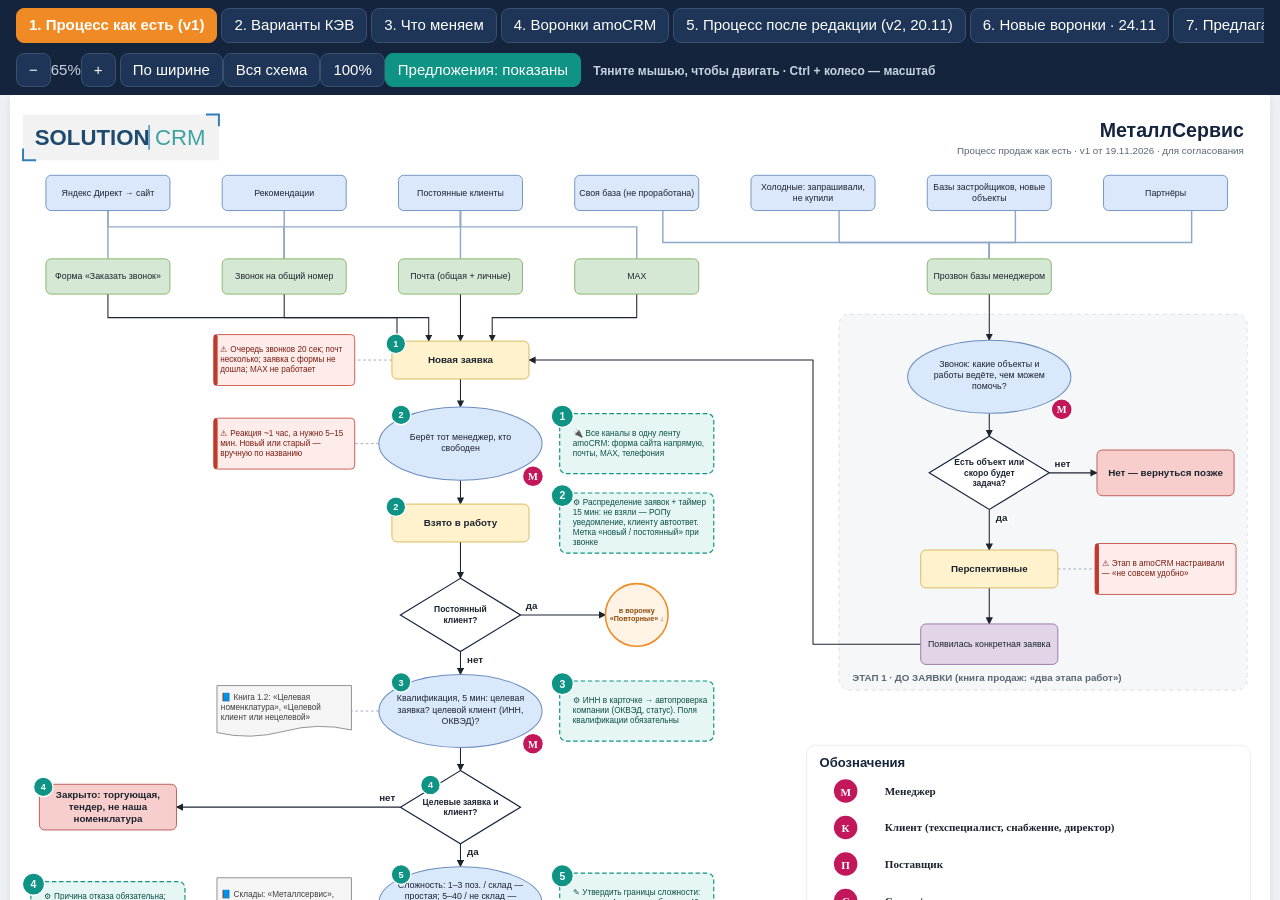
<file: p/xq74-metallservis-process/index.html>
<!doctype html>
<html lang="ru">
<head><link rel="icon" href="data:,"><meta name="robots" content="noindex, nofollow">
<meta charset="utf-8">
<meta name="referrer" content="no-referrer"><meta name="viewport" content="width=device-width, initial-scale=1">
<title>МеталлСервис: процесс и воронки</title>
<style>
*{box-sizing:border-box}
html,body{margin:0;height:100%;background:#eef1f5;color:#1c2430;font:15px/1.5 -apple-system,BlinkMacSystemFont,"Segoe UI",Roboto,Arial,sans-serif}
body{display:flex;flex-direction:column}
.bar{display:flex;flex-wrap:wrap;gap:8px;align-items:center;padding:8px 16px;background:#14243d;color:#fff}
.bar b{margin-right:12px}
.bar button{border:1px solid #3a5070;background:#1f3557;color:#fff;border-radius:8px;padding:5px 12px;font:inherit;cursor:pointer}
.bar button:hover{border-color:#f08a24}
.bar #tp.on{background:#0e9384;border-color:#0e9384}
.bar .z{min-width:52px;text-align:center;color:#c9d3e0}
.bar .hint{font-size:12px;color:#c9d3e0;margin-left:8px}
.vp{flex:1;overflow:auto;cursor:grab}
.vp.drag{cursor:grabbing}
.vp svg{display:block;margin:0 auto;box-shadow:0 2px 12px rgba(0,0,0,.08)}
.nt{width:100%;height:100%;display:flex;align-items:center;justify-content:center;text-align:center;line-height:1.25;overflow:hidden;font-size:13.5px}
.nt.md{font-size:15px;font-weight:600}
.nt.sm{font-size:13.5px}
.nt.xs{font-size:12.5px;text-align:left;justify-content:flex-start}
.nt.dec{font-size:13px;font-weight:700}
.nt.xs.c{text-align:center;justify-content:center;font-weight:700;font-size:11px}
.sch.noprop .prop{display:none}
@media print{ .bar{display:none} .vp{overflow:visible} }

.tabs{display:flex;gap:4px;margin-right:16px}
.tabs button.on{background:#f08a24;border-color:#f08a24;color:#fff;font-weight:700}
.p2{flex:1;overflow:auto;background:#eef1f5}
.p2w{max-width:1500px;margin:0 auto;padding:24px 16px 60px}
.p2head{display:flex;flex-wrap:wrap;gap:20px;align-items:center;background:#fff;border-radius:14px;padding:18px 22px;margin-bottom:18px}
.logo{background:#f2f2f2;padding:10px 16px;font-size:28px;font-weight:800;border-left:3px solid #2e7fb8}
.logo .l1{color:#1d4a6e;padding-right:8px;border-right:2px solid #2e7fb8}.logo .l2{color:#3ba3a0;font-weight:400;padding-left:8px}
.p2t{flex:1;min-width:260px}.p2t h2{margin:0 0 4px;color:#14243d;font-size:26px}.p2t .sub{color:#5b6675;font-size:14px}
.blk{background:#fff;border-radius:14px;padding:20px 22px;margin-bottom:18px}
.blk h3{margin:0 0 6px;color:#14243d;font-size:21px}
.lead{color:#3d4654;margin:0 0 14px}.lead.small{font-size:13.5px;margin-top:12px}
.warn{background:#fdecea;border-left:5px solid #c0392b;border-radius:6px;padding:10px 14px;color:#7a1d12;font-size:14px;margin:12px 0 0}
.note{background:#fff3e6;border-left:5px solid #f08a24;border-radius:6px;padding:10px 14px;font-size:14px}
.row2{display:grid;grid-template-columns:repeat(auto-fit,minmax(300px,1fr));gap:12px;margin-top:14px}
.f{position:relative;display:flex;align-items:center;justify-content:center;text-align:center;font-size:13.5px;line-height:1.25;padding:10px 12px;min-height:58px;border:1.5px solid}
.f.stage{background:#fff2cc;border-color:#d6b656;border-radius:8px;font-weight:600}
.f.stage.kev{background:#f08a24;border-color:#c96a0c;color:#fff;box-shadow:0 0 0 4px #ffe1c2}
.f.won{background:#d5e8d4;border-color:#82b366;border-radius:8px;font-weight:600}
.f.lost{background:#f8cecc;border-color:#b85450;border-radius:8px}
.f.event{background:#e1d5e7;border-color:#9673a6;border-radius:8px}
.f.task{background:#dae8fc;border-color:#6c8ebf;border-radius:50%;min-height:86px;padding:12px 22px}
.f.doc{background:#f5f5f5;border-color:#8a8a8a;border-radius:4px 4px 40% 10%/4px 4px 18px 10px;font-size:12.5px}
.f.dec{background:#fff;border:none;min-height:96px;font-weight:700;font-size:13px;padding:0 26px;
  background-image:url("data:image/svg+xml,%3Csvg xmlns='http://www.w3.org/2000/svg' viewBox='0 0 100 100' preserveAspectRatio='none'%3E%3Cpolygon points='50,1 99,50 50,99 1,50' fill='white' stroke='%2314243d' stroke-width='1.6' vector-effect='non-scaling-stroke'/%3E%3C/svg%3E");background-size:100% 100%}
.f.dec.sm{display:inline-flex;min-height:28px;width:34px;padding:0;margin-right:8px;vertical-align:middle;float:left}
.r{position:absolute;bottom:-8px;right:10px;width:26px;height:26px;border-radius:50%;background:#c2185b;color:#fff;font:800 13px/26px Georgia,serif;text-align:center;border:2px solid #fff}
.r+.r{right:40px}
.chain,.mini{display:flex;flex-wrap:nowrap;align-items:center;gap:6px;overflow-x:auto;padding:6px 2px 12px}
.chain .f{flex:1 1 0;min-width:96px}
.chain i,.mini i,.g9 i{font-style:normal;color:#14243d;font-weight:700;font-size:18px;text-align:center}
.vars{display:grid;grid-template-columns:repeat(auto-fit,minmax(600px,1fr));gap:14px}
.var{border:1.5px solid #dfe4ea;border-radius:12px;padding:14px 16px}
.var.best{border:2.5px solid #f08a24;background:#fffaf4}
.var.no{background:#f7f7f8;opacity:.92}
.vh{display:flex;flex-direction:column;align-items:flex-start;gap:6px;margin-bottom:12px}
.vh h4{margin:0;font-size:18px;color:#14243d}
.badge{background:#f08a24;color:#fff;font-size:12px;font-weight:700;border-radius:999px;padding:2px 10px;flex-basis:100%;max-width:max-content}
.badge.b2{background:#2e6da4}.badge.b3{background:#8a94a3}
.power{font-size:13px;color:#5b6675}.power b{color:#f08a24;letter-spacing:2px}
.mini .f{flex:1 1 0;min-width:110px}
.mini .f.task{flex:1.5 1 0;min-width:180px;min-height:104px;padding:14px 26px}
.var ul{margin:12px 0 0;padding-left:20px;font-size:14px}.var li{margin:3px 0}
.mx{border:1px solid #dfe4ea;border-radius:10px;overflow:hidden}
.mxr{display:grid;grid-template-columns:1.2fr 1.6fr .6fr 1fr;border-top:1px solid #dfe4ea}
.mxr>div{padding:10px 12px;font-size:14px}
.mxr.hd{background:#14243d;color:#fff;font-weight:600;border-top:none}
.mxr:not(.hd)>div:first-child{background:#fff2cc}
.g9{display:grid;grid-template-columns:1fr 34px 1.2fr 34px 1fr 50px 1.2fr 34px 1fr;align-items:center;row-gap:6px}
.g9 i.yes,.g9 i.no{font-size:14px;color:#14243d}
.g9 i.v{text-align:center}
.kpis{display:grid;grid-template-columns:repeat(auto-fit,minmax(220px,1fr));gap:12px}
.kpi{border:1px solid #dfe4ea;border-radius:12px;padding:14px}
.kpi b{display:block;font-size:28px;color:#14243d}.kpi span{display:block;font-weight:600}.kpi em{display:block;color:#5b6675;font-size:13px;font-style:normal;margin-top:4px}
.foot{color:#5b6675;font-size:12.5px;text-align:center}
@media (max-width:900px){.g9{grid-template-columns:1fr;}.g9>div:empty{display:none}.g9 i{transform:rotate(90deg)}.mxr{grid-template-columns:1fr 1fr}.vars{grid-template-columns:1fr}}


table.pl{width:100%;border-collapse:collapse;font-size:14px}
table.pl th{background:#14243d;color:#fff;text-align:left;padding:10px;font-weight:600;position:sticky;top:0}
table.pl td{border-top:1px solid #dfe4ea;padding:10px;vertical-align:top}
table.pl td.n span{display:inline-block;width:30px;height:30px;border-radius:50%;background:#0e9384;color:#fff;font-weight:800;text-align:center;line-height:30px}
table.pl tr.kp td:nth-child(4){background:#fff7ef}
table.pl tr.ki td:nth-child(4){background:#f2f6fd}
table.pl tr.ka td:nth-child(4){background:#eef9f7}
table.pl small{color:#5b6675}
.tw{overflow-x:auto}
.ic{font-size:16px}
.filt{display:flex;flex-wrap:wrap;gap:6px;margin:0 0 12px}
.filt button{border:1px solid #dfe4ea;background:#fff;border-radius:999px;padding:5px 14px;font:inherit;cursor:pointer}
.filt button.on{background:#0e9384;border-color:#0e9384;color:#fff}
ol.top{margin:0;padding:0;list-style:none;display:grid;gap:8px}
ol.top li{background:#eef9f7;border-left:5px solid #0e9384;border-radius:8px;padding:10px 14px}
ol.top .tn{display:inline-block;width:26px;height:26px;border-radius:50%;background:#0e9384;color:#fff;font-weight:800;text-align:center;line-height:26px;margin-right:8px}
ol.top em{color:#0b4f47;font-style:normal;font-weight:600}
ul.plain{margin:0;padding-left:22px}ul.plain li{margin:4px 0}


.fnw{max-width:1600px;margin:0 auto}
.fblk{background:#fff;border-radius:14px;padding:20px 22px;margin-bottom:18px}
.fblk h3{margin:0 0 4px;color:#14243d;font-size:21px}
.map{display:flex;flex-wrap:wrap;align-items:center;gap:10px;margin-top:12px}
.map.sub{margin-top:10px}
.mbox{border-radius:10px;padding:12px 16px;color:#fff;min-width:200px;flex:1 1 200px}
.mbox b{display:block;font-size:16px}.mbox span{font-size:13px;opacity:.9}
.m1{background:#2e6da4}.m2{background:#b5600e}.m3{background:#5b6675}.m4{background:#1e8449;border:2px dashed #fff;outline:2px dashed #1e8449}
.marr{font-weight:700;color:#14243d;font-size:14px;white-space:nowrap}
.rules{display:grid;grid-template-columns:repeat(auto-fit,minmax(230px,1fr));gap:10px;margin-top:16px}
.rules>div{background:#f4f6f9;border-radius:8px;padding:10px 12px;font-size:14px}
.fh{display:flex;gap:14px;align-items:flex-start;border-left:6px solid var(--c);padding-left:14px;margin-bottom:14px}
.fh .fn{background:var(--c);color:#fff;font-weight:800;font-size:20px;width:40px;height:40px;border-radius:10px;display:flex;align-items:center;justify-content:center;flex:none}
.fh p{margin:2px 0 0;color:#5b6675;font-size:14px}
.hint{font-size:12.5px;color:#b5600e;font-weight:600;margin:-4px 0 8px}
.board{display:flex;gap:8px;overflow-x:auto;padding-bottom:10px;align-items:stretch}
.col{flex:0 0 190px;background:#f4f6f9;border-radius:8px;display:flex;flex-direction:column;min-width:0}
.col .ch{background:#fff2cc;border:1.5px solid #d6b656;border-radius:8px 8px 0 0;padding:10px;font-weight:700;font-size:14px;color:#1c2430;min-height:56px;display:flex;align-items:center}
.col.kev .ch{background:#f08a24;border-color:#c96a0c;color:#fff}
.col.kev{box-shadow:0 0 0 3px #ffe1c2}
.col.won .ch{background:#d5e8d4;border-color:#82b366}
.col.lost{flex-basis:220px}
.col.lost .ch{background:#f8cecc;border-color:#b85450}
.sec{padding:8px 10px;font-size:12.5px;line-height:1.35}
.sec+.sec{border-top:1px dashed #d4dae2}
.sec .lab{font-size:11px;text-transform:uppercase;letter-spacing:.05em;color:#5b6675;font-weight:700;margin-bottom:4px}
.sec.rb .lab{color:#0e9384}
.sec ul{margin:0;padding-left:16px}.sec li{margin:2px 0}
.fnote{font-size:13.5px;color:#3d4654;margin:12px 0 0}
.fnote.c{text-align:center;color:#5b6675;margin-bottom:20px}

.vp[hidden]{display:none}
</style>
<link rel="stylesheet" href="fields.css?v=20261125-shared2">
<link rel="stylesheet" href="final.css?v=20261128-5">
</head>
<body>
<div class="bar">
  <div class="tabs"><button id="t1" class="on">1. Процесс как есть (v1)</button><button id="t2">2. Варианты КЭВ</button><button id="t3">3. Что меняем</button><button id="t4">4. Воронки amoCRM</button><button id="t5">5. Процесс после редакции (v2, 20.11)</button><button id="t6">6. Новые воронки · 24.11</button><button id="t7">7. Предлагаемые поля</button><button id="t8">8. Итоговые воронки</button><button id="t9">9. Итоговые поля</button><button id="t10">10. Отчёт и план</button></div>
  <span id="zoomctl">
  <button id="zo">−</button><span class="z" id="zl">100%</span><button id="zi">+</button>
  <button id="fitw">По ширине</button><button id="fit">Вся схема</button><button id="one">100%</button><button id="tp" class="on">Предложения: показаны</button>
  <span class="hint">Тяните мышью, чтобы двигать · Ctrl + колесо — масштаб</span></span>
</div>
<div id="vp1" class="vp">
<svg id="sch1" class="sch" xmlns="http://www.w3.org/2000/svg" viewBox="0 -76 1930 6921.2" width="1930" height="6921.2" font-family="-apple-system,BlinkMacSystemFont,Segoe UI,Roboto,Arial,sans-serif">
<defs><marker id="ar_sch1" viewBox="0 0 10 10" refX="9" refY="5" markerWidth="7" markerHeight="7" orient="auto"><path d="M0,0 L10,5 L0,10 z" fill="#1c2430"/></marker><marker id="arO_sch1" viewBox="0 0 10 10" refX="9" refY="5" markerWidth="7" markerHeight="7" orient="auto"><path d="M0,0 L10,5 L0,10 z" fill="#f08a24"/></marker></defs>
<rect x="0" y="-76" width="1930" height="6921.2" fill="#ffffff"/>
<rect x="20" y="-46" width="300" height="70" fill="#f2f2f2"/>
<path d="M20,6 V24 H40" fill="none" stroke="#2e7fb8" stroke-width="3"/><path d="M300,-46 H320 V-28" fill="none" stroke="#2e7fb8" stroke-width="3"/>
<text x="38" y="0" font-size="34" font-weight="800" fill="#1d4a6e">SOLUTION</text>
<line x1="213" y1="-30" x2="213" y2="8" stroke="#2e7fb8" stroke-width="2"/>
<text x="222" y="0" font-size="34" font-weight="400" fill="#3ba3a0">CRM</text>
<text x="1890" y="-12" text-anchor="end" font-size="30" font-weight="800" fill="#14243d">МеталлСервис</text>
<text x="1890" y="14" text-anchor="end" font-size="15" fill="#5b6675">Процесс продаж как есть · v1 от 19.11.2026 · для согласования</text>
<rect x="1270" y="259.6" width="625" height="576.0" rx="16" fill="#f6f7f9" stroke="#c9d1db" stroke-dasharray="6 6"/>
<text x="1290" y="821.6" font-size="15" font-weight="700" fill="#5b6675">ЭТАП 1 · ДО ЗАЯВКИ (книга продаж: «два этапа работ»)</text>
<rect x="40" y="5642.0" width="1855" height="1164.8000000000002" rx="16" fill="#fff8f0" stroke="#f0b27a" stroke-dasharray="6 6"/>
<text x="60" y="5672.0" font-size="18" font-weight="800" fill="#b5600e">ВОРОНКА 2 · ПОВТОРНЫЕ ПРОДАЖИ (79% выручки)</text>
<path d="M585.0,330 H528.0" fill="none" stroke="#9aa5b4" stroke-width="1.4" stroke-dasharray="4 4"/>
<path d="M565.0,458 H528.0" fill="none" stroke="#9aa5b4" stroke-width="1.4" stroke-dasharray="4 4"/>
<path d="M565.0,867.6 H523.0" fill="none" stroke="#9aa5b4" stroke-width="1.4" stroke-dasharray="4 4"/>
<path d="M565.0,1162.0 H523.0" fill="none" stroke="#9aa5b4" stroke-width="1.4" stroke-dasharray="4 4"/>
<path d="M815.0,1411.6 H852.0" fill="none" stroke="#9aa5b4" stroke-width="1.4" stroke-dasharray="4 4"/>
<path d="M565.0,1552.4 H523.0" fill="none" stroke="#9aa5b4" stroke-width="1.4" stroke-dasharray="4 4"/>
<path d="M782.0,1699.6000000000001 H852.0" fill="none" stroke="#9aa5b4" stroke-width="1.4" stroke-dasharray="4 4"/>
<path d="M565.0,1846.8 H523.0" fill="none" stroke="#9aa5b4" stroke-width="1.4" stroke-dasharray="4 4"/>
<path d="M815.0,2774.7999999999997 H852.0" fill="none" stroke="#9aa5b4" stroke-width="1.4" stroke-dasharray="4 4"/>
<path d="M565.0,2915.6 H523.0" fill="none" stroke="#9aa5b4" stroke-width="1.4" stroke-dasharray="4 4"/>
<path d="M565.0,3056.3999999999996 H523.0" fill="none" stroke="#9aa5b4" stroke-width="1.4" stroke-dasharray="4 4"/>
<path d="M1335.0,3459.6 H1392.0" fill="none" stroke="#9aa5b4" stroke-width="1.4" stroke-dasharray="4 4"/>
<path d="M1355.0,3747.6 H1392.0" fill="none" stroke="#9aa5b4" stroke-width="1.4" stroke-dasharray="4 4"/>
<path d="M795.0,4029.2 H852.0" fill="none" stroke="#9aa5b4" stroke-width="1.4" stroke-dasharray="4 4"/>
<path d="M795.0,4432.4 H852.0" fill="none" stroke="#9aa5b4" stroke-width="1.4" stroke-dasharray="4 4"/>
<path d="M815.0,4560.4 H852.0" fill="none" stroke="#9aa5b4" stroke-width="1.4" stroke-dasharray="4 4"/>
<path d="M1085.0,4854.8 H1122.0" fill="none" stroke="#9aa5b4" stroke-width="1.4" stroke-dasharray="4 4"/>
<path d="M815.0,5130.0 H852.0" fill="none" stroke="#9aa5b4" stroke-width="1.4" stroke-dasharray="4 4"/>
<path d="M815.0,5898.0 H852.0" fill="none" stroke="#9aa5b4" stroke-width="1.4" stroke-dasharray="4 4"/>
<path d="M565.0,5898.0 H523.0" fill="none" stroke="#9aa5b4" stroke-width="1.4" stroke-dasharray="4 4"/>
<path d="M1605.0,650.0 H1662.0" fill="none" stroke="#9aa5b4" stroke-width="1.4" stroke-dasharray="4 4"/>
<path d="M150,101.0 V126.0 H150 V175.0" fill="none" stroke="#8fa8c8" stroke-width="2.2"/>
<path d="M150,101.0 V126.0 H420 V175.0" fill="none" stroke="#8fa8c8" stroke-width="2.2"/>
<path d="M420,101.0 V126.0 H420 V175.0" fill="none" stroke="#8fa8c8" stroke-width="2.2"/>
<path d="M690,101.0 V126.0 H690 V175.0" fill="none" stroke="#8fa8c8" stroke-width="2.2"/>
<path d="M690,101.0 V126.0 H960 V175.0" fill="none" stroke="#8fa8c8" stroke-width="2.2"/>
<path d="M690,101.0 V126.0 H420 V175.0" fill="none" stroke="#8fa8c8" stroke-width="2.2"/>
<path d="M1000,101.0 V150.0 H1500 V175.0" fill="none" stroke="#8fa8c8" stroke-width="2.2"/>
<path d="M1270,101.0 V150.0 H1500 V175.0" fill="none" stroke="#8fa8c8" stroke-width="2.2"/>
<path d="M1540,101.0 V150.0 H1500 V175.0" fill="none" stroke="#8fa8c8" stroke-width="2.2"/>
<path d="M1810,101.0 V150.0 H1500 V175.0" fill="none" stroke="#8fa8c8" stroke-width="2.2"/>
<path d="M150,229.0 V265.0 H592.8 V301.0" fill="none" stroke="#1c2430" stroke-width="1.6" marker-end="url(#ar_sch1)" stroke-linejoin="round"/>
<path d="M420,229.0 V265.0 H641.4 V301.0" fill="none" stroke="#1c2430" stroke-width="1.6" marker-end="url(#ar_sch1)" stroke-linejoin="round"/>
<path d="M690,229.0 V265.0 H690.0 V301.0" fill="none" stroke="#1c2430" stroke-width="1.6" marker-end="url(#ar_sch1)" stroke-linejoin="round"/>
<path d="M960,229.0 V265.0 H738.6 V301.0" fill="none" stroke="#1c2430" stroke-width="1.6" marker-end="url(#ar_sch1)" stroke-linejoin="round"/>
<path d="M1500,229.0 V299.6" fill="none" stroke="#1c2430" stroke-width="1.6" marker-end="url(#ar_sch1)" stroke-linejoin="round"/>
<path d="M1500,411.6 V446.8" fill="none" stroke="#1c2430" stroke-width="1.6" marker-end="url(#ar_sch1)" stroke-linejoin="round"/>
<path d="M1500,558.8 V621.0" fill="none" stroke="#1c2430" stroke-width="1.6" marker-end="url(#ar_sch1)" stroke-linejoin="round"/>
<text x="1510" y="575.8" text-anchor="start" font-size="15" font-weight="600" fill="#1c2430" paint-order="stroke" stroke="#fff" stroke-width="5">да</text>
<path d="M1592.0,502.8 H1665.0" fill="none" stroke="#1c2430" stroke-width="1.6" marker-end="url(#ar_sch1)" stroke-linejoin="round"/>
<text x="1600.0" y="493.8" text-anchor="start" font-size="15" font-weight="600" fill="#1c2430" paint-order="stroke" stroke="#fff" stroke-width="5">нет</text>
<path d="M1500,679.0 V734.2" fill="none" stroke="#1c2430" stroke-width="1.6" marker-end="url(#ar_sch1)" stroke-linejoin="round"/>
<path d="M1395.0,765.2 H1230 V330 H795.0" fill="none" stroke="#1c2430" stroke-width="1.6" marker-end="url(#ar_sch1)" stroke-linejoin="round"/>
<path d="M690,359.0 V402.0" fill="none" stroke="#1c2430" stroke-width="1.6" marker-end="url(#ar_sch1)" stroke-linejoin="round"/>
<path d="M690,514.0 V550.6" fill="none" stroke="#1c2430" stroke-width="1.6" marker-end="url(#ar_sch1)" stroke-linejoin="round"/>
<path d="M690,608.6 V664.4" fill="none" stroke="#1c2430" stroke-width="1.6" marker-end="url(#ar_sch1)" stroke-linejoin="round"/>
<path d="M690,776.4 V811.6" fill="none" stroke="#1c2430" stroke-width="1.6" marker-end="url(#ar_sch1)" stroke-linejoin="round"/>
<text x="700" y="793.4" text-anchor="start" font-size="15" font-weight="600" fill="#1c2430" paint-order="stroke" stroke="#fff" stroke-width="5">нет</text>
<path d="M782.0,720.4 H912.0" fill="none" stroke="#1c2430" stroke-width="1.6" marker-end="url(#ar_sch1)" stroke-linejoin="round"/>
<text x="790.0" y="711.4" text-anchor="start" font-size="15" font-weight="600" fill="#1c2430" paint-order="stroke" stroke="#fff" stroke-width="5">да</text>
<path d="M690,923.6 V958.8000000000001" fill="none" stroke="#1c2430" stroke-width="1.6" marker-end="url(#ar_sch1)" stroke-linejoin="round"/>
<path d="M690,1070.8000000000002 V1106.0" fill="none" stroke="#1c2430" stroke-width="1.6" marker-end="url(#ar_sch1)" stroke-linejoin="round"/>
<text x="700" y="1087.8000000000002" text-anchor="start" font-size="15" font-weight="600" fill="#1c2430" paint-order="stroke" stroke="#fff" stroke-width="5">да</text>
<path d="M598.0,1014.8000000000001 H255.0" fill="none" stroke="#1c2430" stroke-width="1.6" marker-end="url(#ar_sch1)" stroke-linejoin="round"/>
<text x="590.0" y="1005.8000000000001" text-anchor="end" font-size="15" font-weight="600" fill="#1c2430" paint-order="stroke" stroke="#fff" stroke-width="5">нет</text>
<path d="M690,1218.0 V1261.0" fill="none" stroke="#1c2430" stroke-width="1.6" marker-end="url(#ar_sch1)" stroke-linejoin="round"/>
<path d="M690,1319.0 V1355.6" fill="none" stroke="#1c2430" stroke-width="1.6" marker-end="url(#ar_sch1)" stroke-linejoin="round"/>
<path d="M690,1467.6 V1496.4" fill="none" stroke="#1c2430" stroke-width="1.6" marker-end="url(#ar_sch1)" stroke-linejoin="round"/>
<path d="M690,1608.4 V1643.6000000000001" fill="none" stroke="#1c2430" stroke-width="1.6" marker-end="url(#ar_sch1)" stroke-linejoin="round"/>
<path d="M690,1755.6000000000001 V1790.8" fill="none" stroke="#1c2430" stroke-width="1.6" marker-end="url(#ar_sch1)" stroke-linejoin="round"/>
<text x="700" y="1772.6000000000001" text-anchor="start" font-size="15" font-weight="600" fill="#1c2430" paint-order="stroke" stroke="#fff" stroke-width="5">да</text>
<path d="M598.0,1699.6000000000001 H255.0" fill="none" stroke="#1c2430" stroke-width="1.6" marker-end="url(#ar_sch1)" stroke-linejoin="round"/>
<text x="590.0" y="1690.6000000000001" text-anchor="end" font-size="15" font-weight="600" fill="#1c2430" paint-order="stroke" stroke="#fff" stroke-width="5">нет</text>
<path d="M690,1902.8 V1943.8" fill="none" stroke="#1c2430" stroke-width="1.6" marker-end="url(#ar_sch1)" stroke-linejoin="round"/>
<path d="M690,2005.8 V2053.2" fill="none" stroke="#1c2430" stroke-width="1.6" marker-end="url(#ar_sch1)" stroke-linejoin="round"/>
<path d="M690,2165.2 V2450.0" fill="none" stroke="#1c2430" stroke-width="1.6" marker-end="url(#ar_sch1)" stroke-linejoin="round"/>
<text x="700" y="2182.2" text-anchor="start" font-size="15" font-weight="600" fill="#1c2430" paint-order="stroke" stroke="#fff" stroke-width="5">нет</text>
<path d="M782.0,2109.2 H1230 V2168.4" fill="none" stroke="#1c2430" stroke-width="1.6" marker-end="url(#ar_sch1)" stroke-linejoin="round"/>
<text x="790.0" y="2100.2" text-anchor="start" font-size="15" font-weight="600" fill="#1c2430" paint-order="stroke" stroke="#fff" stroke-width="5">да</text>
<path d="M1230,2280.4 V2309.2" fill="none" stroke="#1c2430" stroke-width="1.6" marker-end="url(#ar_sch1)" stroke-linejoin="round"/>
<path d="M1230,2421.2 V2506.0 H815.0" fill="none" stroke="#1c2430" stroke-width="1.6" marker-end="url(#ar_sch1)" stroke-linejoin="round"/>
<path d="M690,2562.0 V2609.3999999999996" fill="none" stroke="#1c2430" stroke-width="1.6" marker-end="url(#ar_sch1)" stroke-linejoin="round"/>
<path d="M690,2671.3999999999996 V2718.7999999999997" fill="none" stroke="#1c2430" stroke-width="1.6" marker-end="url(#ar_sch1)" stroke-linejoin="round"/>
<path d="M690,2830.7999999999997 V2859.6" fill="none" stroke="#1c2430" stroke-width="1.6" marker-end="url(#ar_sch1)" stroke-linejoin="round"/>
<path d="M690,2971.6 V3000.3999999999996" fill="none" stroke="#1c2430" stroke-width="1.6" marker-end="url(#ar_sch1)" stroke-linejoin="round"/>
<path d="M690,3112.3999999999996 V3155.3999999999996" fill="none" stroke="#1c2430" stroke-width="1.6" marker-end="url(#ar_sch1)" stroke-linejoin="round"/>
<path d="M690,3213.3999999999996 V3256.3999999999996" fill="none" stroke="#1c2430" stroke-width="1.6" marker-end="url(#ar_sch1)" stroke-linejoin="round"/>
<path d="M690,3368.3999999999996 V3403.6" fill="none" stroke="#1c2430" stroke-width="1.6" marker-end="url(#ar_sch1)" stroke-linejoin="round"/>
<path d="M690,3515.6 V3550.7999999999997" fill="none" stroke="#1c2430" stroke-width="1.6" marker-end="url(#ar_sch1)" stroke-linejoin="round"/>
<text x="700" y="3532.6" text-anchor="start" font-size="15" font-weight="600" fill="#1c2430" paint-order="stroke" stroke="#fff" stroke-width="5">да</text>
<path d="M782.0,3459.6 H1125.0" fill="none" stroke="#1c2430" stroke-width="1.6" marker-end="url(#ar_sch1)" stroke-linejoin="round"/>
<text x="790.0" y="3450.6" text-anchor="start" font-size="15" font-weight="600" fill="#1c2430" paint-order="stroke" stroke="#fff" stroke-width="5">нет</text>
<path d="M1230,3490.6 V3544.3999999999996" fill="none" stroke="#1c2430" stroke-width="1.6" marker-end="url(#ar_sch1)" stroke-linejoin="round"/>
<path d="M1230,3656.3999999999996 V3691.6" fill="none" stroke="#1c2430" stroke-width="1.6" marker-end="url(#ar_sch1)" stroke-linejoin="round"/>
<path d="M1230,3803.6 V3838.7999999999997" fill="none" stroke="#1c2430" stroke-width="1.6" marker-end="url(#ar_sch1)" stroke-linejoin="round"/>
<path d="M1138.0,3894.7999999999997 H815.0" fill="none" stroke="#1c2430" stroke-width="1.6" marker-end="url(#ar_sch1)" stroke-linejoin="round"/>
<text x="1130.0" y="3885.7999999999997" text-anchor="end" font-size="15" font-weight="600" fill="#1c2430" paint-order="stroke" stroke="#fff" stroke-width="5">да — бюджет пришёл</text>
<path d="M1322.0,3894.7999999999997 H1395.0" fill="none" stroke="#1c2430" stroke-width="1.6" marker-end="url(#ar_sch1)" stroke-linejoin="round"/>
<text x="1330.0" y="3885.7999999999997" text-anchor="start" font-size="15" font-weight="600" fill="#1c2430" paint-order="stroke" stroke="#fff" stroke-width="5">нет</text>
<path d="M598.0,3606.7999999999997 H420 V3691.6" fill="none" stroke="#1c2430" stroke-width="1.6" marker-end="url(#ar_sch1)" stroke-linejoin="round"/>
<text x="590.0" y="3597.7999999999997" text-anchor="end" font-size="15" font-weight="600" fill="#1c2430" paint-order="stroke" stroke="#fff" stroke-width="5">да</text>
<path d="M690,3662.7999999999997 V3838.7999999999997" fill="none" stroke="#1c2430" stroke-width="1.6" marker-end="url(#ar_sch1)" stroke-linejoin="round"/>
<text x="700" y="3679.7999999999997" text-anchor="start" font-size="15" font-weight="600" fill="#1c2430" paint-order="stroke" stroke="#fff" stroke-width="5">нет</text>
<path d="M420,3803.6 V3894.7999999999997 H565.0" fill="none" stroke="#1c2430" stroke-width="1.6" marker-end="url(#ar_sch1)" stroke-linejoin="round"/>
<path d="M690,3950.7999999999997 V4000.2" fill="none" stroke="#1c2430" stroke-width="1.6" marker-end="url(#ar_sch1)" stroke-linejoin="round"/>
<path d="M690,4058.2 V4101.2" fill="none" stroke="#1c2430" stroke-width="1.6" marker-end="url(#ar_sch1)" stroke-linejoin="round"/>
<path d="M690,4213.2 V4242.0" fill="none" stroke="#1c2430" stroke-width="1.6" marker-end="url(#ar_sch1)" stroke-linejoin="round"/>
<path d="M690,4354.0 V4403.4" fill="none" stroke="#1c2430" stroke-width="1.6" marker-end="url(#ar_sch1)" stroke-linejoin="round"/>
<path d="M690,4461.4 V4504.4" fill="none" stroke="#1c2430" stroke-width="1.6" marker-end="url(#ar_sch1)" stroke-linejoin="round"/>
<path d="M690,4616.4 V4651.599999999999" fill="none" stroke="#1c2430" stroke-width="1.6" marker-end="url(#ar_sch1)" stroke-linejoin="round"/>
<path d="M598.0,4707.599999999999 H420 V4798.8" fill="none" stroke="#1c2430" stroke-width="1.6" marker-end="url(#ar_sch1)" stroke-linejoin="round"/>
<text x="590.0" y="4698.599999999999" text-anchor="end" font-size="15" font-weight="600" fill="#1c2430" paint-order="stroke" stroke="#fff" stroke-width="5">самовывоз</text>
<path d="M782.0,4707.599999999999 H960 V4798.8" fill="none" stroke="#1c2430" stroke-width="1.6" marker-end="url(#ar_sch1)" stroke-linejoin="round"/>
<text x="790.0" y="4698.599999999999" text-anchor="start" font-size="15" font-weight="600" fill="#1c2430" paint-order="stroke" stroke="#fff" stroke-width="5">доставка</text>
<path d="M420,4910.8 V4995.599999999999 H585.0" fill="none" stroke="#1c2430" stroke-width="1.6" marker-end="url(#ar_sch1)" stroke-linejoin="round"/>
<path d="M960,4910.8 V4995.599999999999 H795.0" fill="none" stroke="#1c2430" stroke-width="1.6" marker-end="url(#ar_sch1)" stroke-linejoin="round"/>
<path d="M690,5024.599999999999 V5074.0" fill="none" stroke="#1c2430" stroke-width="1.6" marker-end="url(#ar_sch1)" stroke-linejoin="round"/>
<path d="M690,5186.0 V5214.8" fill="none" stroke="#1c2430" stroke-width="1.6" marker-end="url(#ar_sch1)" stroke-linejoin="round"/>
<path d="M690,5326.8 V5355.599999999999" fill="none" stroke="#1c2430" stroke-width="1.6" marker-end="url(#ar_sch1)" stroke-linejoin="round"/>
<path d="M690,5467.599999999999 V5515.0" fill="none" stroke="#1c2430" stroke-width="1.6" marker-end="url(#ar_sch1)" stroke-linejoin="round"/>
<path d="M690,5577.0 V5728.2" fill="none" stroke="#1c2430" stroke-width="1.6" marker-end="url(#ar_sch1)" stroke-linejoin="round"/>
<text x="700" y="5594.0" text-anchor="start" font-size="15" font-weight="600" fill="#1c2430" paint-order="stroke" stroke="#fff" stroke-width="5">робот создаёт новую сделку</text>
<path d="M690,5786.2 V5842.0" fill="none" stroke="#1c2430" stroke-width="1.6" marker-end="url(#ar_sch1)" stroke-linejoin="round"/>
<path d="M690,5954.0 V5989.2" fill="none" stroke="#1c2430" stroke-width="1.6" marker-end="url(#ar_sch1)" stroke-linejoin="round"/>
<path d="M690,6101.2 V6163.4" fill="none" stroke="#1c2430" stroke-width="1.6" marker-end="url(#ar_sch1)" stroke-linejoin="round"/>
<text x="700" y="6118.2" text-anchor="start" font-size="15" font-weight="600" fill="#1c2430" paint-order="stroke" stroke="#fff" stroke-width="5">да</text>
<path d="M782.0,6045.2 H1138.0" fill="none" stroke="#1c2430" stroke-width="1.6" marker-end="url(#ar_sch1)" stroke-linejoin="round"/>
<text x="790.0" y="6036.2" text-anchor="start" font-size="15" font-weight="600" fill="#1c2430" paint-order="stroke" stroke="#fff" stroke-width="5">нет</text>
<path d="M1230,6101.2 V6136.4" fill="none" stroke="#1c2430" stroke-width="1.6" marker-end="url(#ar_sch1)" stroke-linejoin="round"/>
<text x="1240" y="6118.2" text-anchor="start" font-size="15" font-weight="600" fill="#1c2430" paint-order="stroke" stroke="#fff" stroke-width="5">65+</text>
<path d="M1230,6248.4 V6304.6" fill="none" stroke="#1c2430" stroke-width="1.6" marker-end="url(#ar_sch1)" stroke-linejoin="round"/>
<text x="1240" y="6265.4" text-anchor="start" font-size="15" font-weight="600" fill="#1c2430" paint-order="stroke" stroke="#fff" stroke-width="5">180+</text>
<path d="M468.0,6192.4 H585.0" fill="none" stroke="#1c2430" stroke-width="1.6" marker-end="url(#ar_sch1)" stroke-linejoin="round"/>
<path d="M690,6221.4 V6277.2" fill="none" stroke="#1c2430" stroke-width="1.6" marker-end="url(#ar_sch1)" stroke-linejoin="round"/>
<path d="M690,6389.2 V6445.0" fill="none" stroke="#1c2430" stroke-width="1.6" marker-end="url(#ar_sch1)" stroke-linejoin="round"/>
<path d="M690,6503.0 V6573.0" fill="none" stroke="#1c2430" stroke-width="1.6" marker-end="url(#ar_sch1)" stroke-linejoin="round"/>
<path d="M690,6631.0 V6699.0" fill="none" stroke="#1c2430" stroke-width="1.6" marker-end="url(#ar_sch1)" stroke-linejoin="round"/>
<path d="M585.0,6730.0 H25 V5757.2 H585.0" fill="none" stroke="#f08a24" stroke-width="2.6" marker-end="url(#arO_sch1)" stroke-linejoin="round"/>
<text x="33" y="6243.6" text-anchor="start" font-size="15" font-weight="600" fill="#f08a24" paint-order="stroke" stroke="#fff" stroke-width="5">кольцо: новая сделка по циклу клиента</text>
<rect x="55.0" y="47.0" width="190" height="54" rx="8" fill="#dbe8fb" stroke="#6c8ebf" stroke-width="1.4"/>
<foreignObject x="61.0" y="50.0" width="178" height="48"><div xmlns="http://www.w3.org/1999/xhtml" class="nt sm" style="color:#1c2430">Яндекс Директ → сайт</div></foreignObject>
<rect x="325.0" y="47.0" width="190" height="54" rx="8" fill="#dbe8fb" stroke="#6c8ebf" stroke-width="1.4"/>
<foreignObject x="331.0" y="50.0" width="178" height="48"><div xmlns="http://www.w3.org/1999/xhtml" class="nt sm" style="color:#1c2430">Рекомендации</div></foreignObject>
<rect x="595.0" y="47.0" width="190" height="54" rx="8" fill="#dbe8fb" stroke="#6c8ebf" stroke-width="1.4"/>
<foreignObject x="601.0" y="50.0" width="178" height="48"><div xmlns="http://www.w3.org/1999/xhtml" class="nt sm" style="color:#1c2430">Постоянные клиенты</div></foreignObject>
<rect x="865.0" y="47.0" width="190" height="54" rx="8" fill="#dbe8fb" stroke="#6c8ebf" stroke-width="1.4"/>
<foreignObject x="871.0" y="50.0" width="178" height="48"><div xmlns="http://www.w3.org/1999/xhtml" class="nt sm" style="color:#1c2430">Своя база (не проработана)</div></foreignObject>
<rect x="1135.0" y="47.0" width="190" height="54" rx="8" fill="#dbe8fb" stroke="#6c8ebf" stroke-width="1.4"/>
<foreignObject x="1141.0" y="50.0" width="178" height="48"><div xmlns="http://www.w3.org/1999/xhtml" class="nt sm" style="color:#1c2430">Холодные: запрашивали, не купили</div></foreignObject>
<rect x="1405.0" y="47.0" width="190" height="54" rx="8" fill="#dbe8fb" stroke="#6c8ebf" stroke-width="1.4"/>
<foreignObject x="1411.0" y="50.0" width="178" height="48"><div xmlns="http://www.w3.org/1999/xhtml" class="nt sm" style="color:#1c2430">Базы застройщиков, новые объекты</div></foreignObject>
<rect x="1675.0" y="47.0" width="190" height="54" rx="8" fill="#dbe8fb" stroke="#6c8ebf" stroke-width="1.4"/>
<foreignObject x="1681.0" y="50.0" width="178" height="48"><div xmlns="http://www.w3.org/1999/xhtml" class="nt sm" style="color:#1c2430">Партнёры</div></foreignObject>
<rect x="55.0" y="175.0" width="190" height="54" rx="8" fill="#d5e8d4" stroke="#82b366" stroke-width="1.4"/>
<foreignObject x="61.0" y="178.0" width="178" height="48"><div xmlns="http://www.w3.org/1999/xhtml" class="nt sm" style="color:#1c2430">Форма «Заказать звонок»</div></foreignObject>
<rect x="325.0" y="175.0" width="190" height="54" rx="8" fill="#d5e8d4" stroke="#82b366" stroke-width="1.4"/>
<foreignObject x="331.0" y="178.0" width="178" height="48"><div xmlns="http://www.w3.org/1999/xhtml" class="nt sm" style="color:#1c2430">Звонок на общий номер</div></foreignObject>
<rect x="595.0" y="175.0" width="190" height="54" rx="8" fill="#d5e8d4" stroke="#82b366" stroke-width="1.4"/>
<foreignObject x="601.0" y="178.0" width="178" height="48"><div xmlns="http://www.w3.org/1999/xhtml" class="nt sm" style="color:#1c2430">Почта (общая + личные)</div></foreignObject>
<rect x="865.0" y="175.0" width="190" height="54" rx="8" fill="#d5e8d4" stroke="#82b366" stroke-width="1.4"/>
<foreignObject x="871.0" y="178.0" width="178" height="48"><div xmlns="http://www.w3.org/1999/xhtml" class="nt sm" style="color:#1c2430">MAX</div></foreignObject>
<rect x="1405.0" y="175.0" width="190" height="54" rx="8" fill="#d5e8d4" stroke="#82b366" stroke-width="1.4"/>
<foreignObject x="1411.0" y="178.0" width="178" height="48"><div xmlns="http://www.w3.org/1999/xhtml" class="nt sm" style="color:#1c2430">Прозвон базы менеджером</div></foreignObject>
<ellipse cx="1500" cy="355.6" rx="125.0" ry="56.0" fill="#dae8fc" stroke="#6c8ebf" stroke-width="1.6"/>
<foreignObject x="1399.0" y="309.6" width="202" height="90"><div xmlns="http://www.w3.org/1999/xhtml" class="nt sm" style="color:#1c2430">Звонок: какие объекты и работы ведёте, чем можем помочь?</div></foreignObject>
<circle cx="1611.0" cy="405.6" r="16" fill="#c2185b" stroke="#fff" stroke-width="2"/><text x="1611.0" y="411.6" text-anchor="middle" font-size="16" font-weight="800" fill="#fff" font-family="Georgia,serif">М</text>
<polygon points="1500,446.8 1592.0,502.8 1500,558.8 1408.0,502.8" fill="#ffffff" stroke="#14243d" stroke-width="1.8"/>
<foreignObject x="1440" y="468.8" width="120" height="68"><div xmlns="http://www.w3.org/1999/xhtml" class="nt dec" style="color:#1c2430">Есть объект или скоро будет задача?</div></foreignObject>
<rect x="1665.0" y="467.8" width="210" height="70" rx="8" fill="#f8cecc" stroke="#b85450" stroke-width="1.4"/>
<foreignObject x="1671.0" y="470.8" width="198" height="64"><div xmlns="http://www.w3.org/1999/xhtml" class="nt md" style="color:#1c2430">Нет — вернуться позже</div></foreignObject>
<rect x="1395.0" y="621.0" width="210" height="58" rx="8" fill="#fff2cc" stroke="#d6b656" stroke-width="1.4"/>
<foreignObject x="1401.0" y="624.0" width="198" height="52"><div xmlns="http://www.w3.org/1999/xhtml" class="nt md" style="color:#1c2430">Перспективные</div></foreignObject>
<rect x="1662.0" y="611.0" width="216" height="78" rx="6" fill="#fdecea" stroke="#c0392b" stroke-width="1.2"/>
<rect x="1662.0" y="611.0" width="6" height="78" rx="3" fill="#c0392b"/>
<foreignObject x="1672.0" y="614.0" width="200" height="72"><div xmlns="http://www.w3.org/1999/xhtml" class="nt xs" style="color:#7a1d12">⚠ Этап в amoCRM настраивали — «не совсем удобно»</div></foreignObject>
<rect x="1395.0" y="734.2" width="210" height="62" rx="8" fill="#e1d5e7" stroke="#9673a6" stroke-width="1.4"/>
<foreignObject x="1401.0" y="737.2" width="198" height="56"><div xmlns="http://www.w3.org/1999/xhtml" class="nt sm" style="color:#1c2430">Появилась конкретная заявка</div></foreignObject>
<rect x="585.0" y="301.0" width="210" height="58" rx="8" fill="#fff2cc" stroke="#d6b656" stroke-width="1.4"/>
<foreignObject x="591.0" y="304.0" width="198" height="52"><div xmlns="http://www.w3.org/1999/xhtml" class="nt md" style="color:#1c2430">Новая заявка</div></foreignObject>
<rect x="312.0" y="291.0" width="216" height="78" rx="6" fill="#fdecea" stroke="#c0392b" stroke-width="1.2"/>
<rect x="312.0" y="291.0" width="6" height="78" rx="3" fill="#c0392b"/>
<foreignObject x="322.0" y="294.0" width="200" height="72"><div xmlns="http://www.w3.org/1999/xhtml" class="nt xs" style="color:#7a1d12">⚠ Очередь звонков 20 сек; почт несколько; заявка с формы не дошла; MAX не работает</div></foreignObject>
<ellipse cx="690" cy="458" rx="125.0" ry="56.0" fill="#dae8fc" stroke="#6c8ebf" stroke-width="1.6"/>
<foreignObject x="589.0" y="412.0" width="202" height="90"><div xmlns="http://www.w3.org/1999/xhtml" class="nt sm" style="color:#1c2430">Берёт тот менеджер, кто свободен</div></foreignObject>
<circle cx="801.0" cy="508.0" r="16" fill="#c2185b" stroke="#fff" stroke-width="2"/><text x="801.0" y="514.0" text-anchor="middle" font-size="16" font-weight="800" fill="#fff" font-family="Georgia,serif">М</text>
<rect x="312.0" y="419.0" width="216" height="78" rx="6" fill="#fdecea" stroke="#c0392b" stroke-width="1.2"/>
<rect x="312.0" y="419.0" width="6" height="78" rx="3" fill="#c0392b"/>
<foreignObject x="322.0" y="422.0" width="200" height="72"><div xmlns="http://www.w3.org/1999/xhtml" class="nt xs" style="color:#7a1d12">⚠ Реакция ~1 час, а нужно 5–15 мин. Новый или старый — вручную по названию</div></foreignObject>
<polygon points="690,664.4 782.0,720.4 690,776.4 598.0,720.4" fill="#ffffff" stroke="#14243d" stroke-width="1.8"/>
<foreignObject x="630" y="686.4" width="120" height="68"><div xmlns="http://www.w3.org/1999/xhtml" class="nt dec" style="color:#1c2430">Постоянный клиент?</div></foreignObject>
<ellipse cx="690" cy="867.6" rx="125.0" ry="56.0" fill="#dae8fc" stroke="#6c8ebf" stroke-width="1.6"/>
<foreignObject x="589.0" y="821.6" width="202" height="90"><div xmlns="http://www.w3.org/1999/xhtml" class="nt sm" style="color:#1c2430">Квалификация, 5 мин: целевая заявка? целевой клиент (ИНН, ОКВЭД)?</div></foreignObject>
<circle cx="801.0" cy="917.6" r="16" fill="#c2185b" stroke="#fff" stroke-width="2"/><text x="801.0" y="923.6" text-anchor="middle" font-size="16" font-weight="800" fill="#fff" font-family="Georgia,serif">М</text>
<path d="M317.0,828.6 H523.0 V896.6 Q471.5,884.6 420.0,898.6 T317.0,900.6 Z" fill="#f5f5f5" stroke="#8a8a8a" stroke-width="1.4"/>
<foreignObject x="323.0" y="832.6" width="194" height="60"><div xmlns="http://www.w3.org/1999/xhtml" class="nt xs" style="color:#3d3d3d">📘 Книга 1.2: «Целевая номенклатура», «Целевой клиент или нецелевой»</div></foreignObject>
<polygon points="690,958.8000000000001 782.0,1014.8000000000001 690,1070.8000000000002 598.0,1014.8000000000001" fill="#ffffff" stroke="#14243d" stroke-width="1.8"/>
<foreignObject x="630" y="980.8000000000001" width="120" height="68"><div xmlns="http://www.w3.org/1999/xhtml" class="nt dec" style="color:#1c2430">Целевые заявка и клиент?</div></foreignObject>
<rect x="45.0" y="979.8000000000001" width="210" height="70" rx="8" fill="#f8cecc" stroke="#b85450" stroke-width="1.4"/>
<foreignObject x="51.0" y="982.8000000000001" width="198" height="64"><div xmlns="http://www.w3.org/1999/xhtml" class="nt md" style="color:#1c2430">Закрыто: торгующая, тендер, не наша номенклатура</div></foreignObject>
<ellipse cx="690" cy="1162.0" rx="125.0" ry="56.0" fill="#dae8fc" stroke="#6c8ebf" stroke-width="1.6"/>
<foreignObject x="589.0" y="1116.0" width="202" height="90"><div xmlns="http://www.w3.org/1999/xhtml" class="nt sm" style="color:#1c2430">Сложность: 1–3 поз. / склад — простая; 5–40 / не склад — сложная. Наружка или внутрянка, ОВ или ВК</div></foreignObject>
<circle cx="801.0" cy="1212.0" r="16" fill="#c2185b" stroke="#fff" stroke-width="2"/><text x="801.0" y="1218.0" text-anchor="middle" font-size="16" font-weight="800" fill="#fff" font-family="Georgia,serif">М</text>
<path d="M317.0,1123.0 H523.0 V1191.0 Q471.5,1179.0 420.0,1193.0 T317.0,1195.0 Z" fill="#f5f5f5" stroke="#8a8a8a" stroke-width="1.4"/>
<foreignObject x="323.0" y="1127.0" width="194" height="60"><div xmlns="http://www.w3.org/1999/xhtml" class="nt xs" style="color:#3d3d3d">📘 Склады: «Металлсервис», «Санехкомплект», «Эльф»</div></foreignObject>
<rect x="585.0" y="550.6" width="210" height="58" rx="8" fill="#fff2cc" stroke="#d6b656" stroke-width="1.4"/>
<foreignObject x="591.0" y="553.6" width="198" height="52"><div xmlns="http://www.w3.org/1999/xhtml" class="nt md" style="color:#1c2430">Взято в работу</div></foreignObject>
<ellipse cx="690" cy="1411.6" rx="125.0" ry="56.0" fill="#dae8fc" stroke="#6c8ebf" stroke-width="1.6"/>
<foreignObject x="589.0" y="1365.6" width="202" height="90"><div xmlns="http://www.w3.org/1999/xhtml" class="nt sm" style="color:#1c2430">Письмо «заявку получили»: вопросы + мини-презентация</div></foreignObject>
<circle cx="801.0" cy="1461.6" r="16" fill="#c2185b" stroke="#fff" stroke-width="2"/><text x="801.0" y="1467.6" text-anchor="middle" font-size="16" font-weight="800" fill="#fff" font-family="Georgia,serif">М</text>
<rect x="852.0" y="1372.6" width="216" height="78" rx="6" fill="#fdecea" stroke="#c0392b" stroke-width="1.2"/>
<rect x="852.0" y="1372.6" width="6" height="78" rx="3" fill="#c0392b"/>
<foreignObject x="862.0" y="1375.6" width="200" height="72"><div xmlns="http://www.w3.org/1999/xhtml" class="nt xs" style="color:#7a1d12">⚠ Шаблона письма пока нет</div></foreignObject>
<ellipse cx="690" cy="1552.4" rx="125.0" ry="56.0" fill="#dae8fc" stroke="#6c8ebf" stroke-width="1.6"/>
<foreignObject x="589.0" y="1506.4" width="202" height="90"><div xmlns="http://www.w3.org/1999/xhtml" class="nt sm" style="color:#1c2430">Звонок + формула продаж: ОП (объект), ЗС (когда), ФВ (бюджет выделен?)</div></foreignObject>
<circle cx="801.0" cy="1602.4" r="16" fill="#c2185b" stroke="#fff" stroke-width="2"/><text x="801.0" y="1608.4" text-anchor="middle" font-size="16" font-weight="800" fill="#fff" font-family="Georgia,serif">М</text>
<circle cx="767.0" cy="1602.4" r="16" fill="#c2185b" stroke="#fff" stroke-width="2"/><text x="767.0" y="1608.4" text-anchor="middle" font-size="16" font-weight="800" fill="#fff" font-family="Georgia,serif">К</text>
<path d="M317.0,1513.4 H523.0 V1581.4 Q471.5,1569.4 420.0,1583.4 T317.0,1585.4 Z" fill="#f5f5f5" stroke="#8a8a8a" stroke-width="1.4"/>
<foreignObject x="323.0" y="1517.4" width="194" height="60"><div xmlns="http://www.w3.org/1999/xhtml" class="nt xs" style="color:#3d3d3d">📘 Книга 2.1: П = ФВ × ОП × Д × ЛПР × ЗС</div></foreignObject>
<polygon points="690,1643.6000000000001 782.0,1699.6000000000001 690,1755.6000000000001 598.0,1699.6000000000001" fill="#ffffff" stroke="#14243d" stroke-width="1.8"/>
<foreignObject x="630" y="1665.6000000000001" width="120" height="68"><div xmlns="http://www.w3.org/1999/xhtml" class="nt dec" style="color:#1c2430">Все множители больше нуля?</div></foreignObject>
<rect x="45.0" y="1664.6000000000001" width="210" height="70" rx="8" fill="#f8cecc" stroke="#b85450" stroke-width="1.4"/>
<foreignObject x="51.0" y="1667.6000000000001" width="198" height="64"><div xmlns="http://www.w3.org/1999/xhtml" class="nt md" style="color:#1c2430">Ноль в формуле: отложить, в «зависшие» или отказ</div></foreignObject>
<rect x="852.0" y="1660.6000000000001" width="216" height="78" rx="6" fill="#fdecea" stroke="#c0392b" stroke-width="1.2"/>
<rect x="852.0" y="1660.6000000000001" width="6" height="78" rx="3" fill="#c0392b"/>
<foreignObject x="862.0" y="1663.6000000000001" width="200" height="72"><div xmlns="http://www.w3.org/1999/xhtml" class="nt xs" style="color:#7a1d12">⚠ Формулу заполняют не всегда; вопросов на ЛПР и Д нет</div></foreignObject>
<ellipse cx="690" cy="1846.8" rx="125.0" ry="56.0" fill="#dae8fc" stroke="#6c8ebf" stroke-width="1.6"/>
<foreignObject x="589.0" y="1800.8" width="202" height="90"><div xmlns="http://www.w3.org/1999/xhtml" class="nt sm" style="color:#1c2430">«Вилка»: бюджетный или беспроблемный? «Гарантию на объекте несёте?»</div></foreignObject>
<circle cx="801.0" cy="1896.8" r="16" fill="#c2185b" stroke="#fff" stroke-width="2"/><text x="801.0" y="1902.8" text-anchor="middle" font-size="16" font-weight="800" fill="#fff" font-family="Georgia,serif">М</text>
<circle cx="767.0" cy="1896.8" r="16" fill="#c2185b" stroke="#fff" stroke-width="2"/><text x="767.0" y="1902.8" text-anchor="middle" font-size="16" font-weight="800" fill="#fff" font-family="Georgia,serif">К</text>
<path d="M317.0,1807.8 H523.0 V1875.8 Q471.5,1863.8 420.0,1877.8 T317.0,1879.8 Z" fill="#f5f5f5" stroke="#8a8a8a" stroke-width="1.4"/>
<foreignObject x="323.0" y="1811.8" width="194" height="60"><div xmlns="http://www.w3.org/1999/xhtml" class="nt xs" style="color:#3d3d3d">📘 Книга 2.2: «Вилка»</div></foreignObject>
<rect x="585.0" y="1943.8" width="210" height="62" rx="8" fill="#e1d5e7" stroke="#9673a6" stroke-width="1.4"/>
<foreignObject x="591.0" y="1946.8" width="198" height="56"><div xmlns="http://www.w3.org/1999/xhtml" class="nt sm" style="color:#1c2430">Согласие на беспроблемный вариант</div></foreignObject>
<polygon points="690,2053.2 782.0,2109.2 690,2165.2 598.0,2109.2" fill="#ffffff" stroke="#14243d" stroke-width="1.8"/>
<foreignObject x="630" y="2075.2" width="120" height="68"><div xmlns="http://www.w3.org/1999/xhtml" class="nt dec" style="color:#1c2430">Сложная заявка или «хочу сравнить»?</div></foreignObject>
<ellipse cx="1230" cy="2224.4" rx="125.0" ry="56.0" fill="#dae8fc" stroke="#6c8ebf" stroke-width="1.6"/>
<foreignObject x="1129.0" y="2178.4" width="202" height="90"><div xmlns="http://www.w3.org/1999/xhtml" class="nt sm" style="color:#1c2430">«Это сложная заявка» + письмо «Как будем работать» (клиенту, инициатору, руководителю)</div></foreignObject>
<circle cx="1341.0" cy="2274.4" r="16" fill="#c2185b" stroke="#fff" stroke-width="2"/><text x="1341.0" y="2280.4" text-anchor="middle" font-size="16" font-weight="800" fill="#fff" font-family="Georgia,serif">М</text>
<ellipse cx="1230" cy="2365.2" rx="125.0" ry="56.0" fill="#dae8fc" stroke="#6c8ebf" stroke-width="1.6"/>
<foreignObject x="1129.0" y="2319.2" width="202" height="90"><div xmlns="http://www.w3.org/1999/xhtml" class="nt sm" style="color:#1c2430">Созвон через 20–40 мин: очерёдность закупок, контакты технарей</div></foreignObject>
<circle cx="1341.0" cy="2415.2" r="16" fill="#c2185b" stroke="#fff" stroke-width="2"/><text x="1341.0" y="2421.2" text-anchor="middle" font-size="16" font-weight="800" fill="#fff" font-family="Georgia,serif">М</text>
<circle cx="1307.0" cy="2415.2" r="16" fill="#c2185b" stroke="#fff" stroke-width="2"/><text x="1307.0" y="2421.2" text-anchor="middle" font-size="16" font-weight="800" fill="#fff" font-family="Georgia,serif">К</text>
<ellipse cx="690" cy="2506.0" rx="125.0" ry="56.0" fill="#dae8fc" stroke="#6c8ebf" stroke-width="1.6"/>
<foreignObject x="589.0" y="2460.0" width="202" height="90"><div xmlns="http://www.w3.org/1999/xhtml" class="nt sm" style="color:#1c2430">Проработка с техспециалистом: параметры, аналоги, частичная поставка</div></foreignObject>
<circle cx="801.0" cy="2556.0" r="16" fill="#c2185b" stroke="#fff" stroke-width="2"/><text x="801.0" y="2562.0" text-anchor="middle" font-size="16" font-weight="800" fill="#fff" font-family="Georgia,serif">М</text>
<circle cx="767.0" cy="2556.0" r="16" fill="#c2185b" stroke="#fff" stroke-width="2"/><text x="767.0" y="2562.0" text-anchor="middle" font-size="16" font-weight="800" fill="#fff" font-family="Georgia,serif">К</text>
<rect x="585.0" y="2609.3999999999996" width="210" height="62" rx="8" fill="#e1d5e7" stroke="#9673a6" stroke-width="1.4"/>
<foreignObject x="591.0" y="2612.3999999999996" width="198" height="56"><div xmlns="http://www.w3.org/1999/xhtml" class="nt sm" style="color:#1c2430">Техспециалист согласовал решение — «победа на 95%»</div></foreignObject>
<ellipse cx="690" cy="2774.7999999999997" rx="125.0" ry="56.0" fill="#dae8fc" stroke="#6c8ebf" stroke-width="1.6"/>
<foreignObject x="589.0" y="2728.7999999999997" width="202" height="90"><div xmlns="http://www.w3.org/1999/xhtml" class="nt sm" style="color:#1c2430">Просчёт: свои склады + кабинеты поставщиков + наценка</div></foreignObject>
<circle cx="801.0" cy="2824.7999999999997" r="16" fill="#c2185b" stroke="#fff" stroke-width="2"/><text x="801.0" y="2830.7999999999997" text-anchor="middle" font-size="16" font-weight="800" fill="#fff" font-family="Georgia,serif">М</text>
<circle cx="767.0" cy="2824.7999999999997" r="16" fill="#c2185b" stroke="#fff" stroke-width="2"/><text x="767.0" y="2830.7999999999997" text-anchor="middle" font-size="16" font-weight="800" fill="#fff" font-family="Georgia,serif">П</text>
<rect x="852.0" y="2735.7999999999997" width="216" height="78" rx="6" fill="#fdecea" stroke="#c0392b" stroke-width="1.2"/>
<rect x="852.0" y="2735.7999999999997" width="6" height="78" rx="3" fill="#c0392b"/>
<foreignObject x="862.0" y="2738.7999999999997" width="200" height="72"><div xmlns="http://www.w3.org/1999/xhtml" class="nt xs" style="color:#7a1d12">⚠ От 1 часа до 2 дней на проект. Контакты поставщиков — в Excel и телефонах</div></foreignObject>
<ellipse cx="690" cy="2915.6" rx="125.0" ry="56.0" fill="#dae8fc" stroke="#6c8ebf" stroke-width="1.6"/>
<foreignObject x="589.0" y="2869.6" width="202" height="90"><div xmlns="http://www.w3.org/1999/xhtml" class="nt sm" style="color:#1c2430">Предвосхитить возражения до счёта: цена (доллар, ЭТРН), сроки</div></foreignObject>
<circle cx="801.0" cy="2965.6" r="16" fill="#c2185b" stroke="#fff" stroke-width="2"/><text x="801.0" y="2971.6" text-anchor="middle" font-size="16" font-weight="800" fill="#fff" font-family="Georgia,serif">М</text>
<path d="M317.0,2876.6 H523.0 V2944.6 Q471.5,2932.6 420.0,2946.6 T317.0,2948.6 Z" fill="#f5f5f5" stroke="#8a8a8a" stroke-width="1.4"/>
<foreignObject x="323.0" y="2880.6" width="194" height="60"><div xmlns="http://www.w3.org/1999/xhtml" class="nt xs" style="color:#3d3d3d">📘 Регламент по предвосхищению возражений</div></foreignObject>
<ellipse cx="690" cy="3056.3999999999996" rx="125.0" ry="56.0" fill="#dae8fc" stroke="#6c8ebf" stroke-width="1.6"/>
<foreignObject x="589.0" y="3010.3999999999996" width="202" height="90"><div xmlns="http://www.w3.org/1999/xhtml" class="nt sm" style="color:#1c2430">Счёт + письмо «беспроблемный vs бюджетный» + протокол договорённостей</div></foreignObject>
<circle cx="801.0" cy="3106.3999999999996" r="16" fill="#c2185b" stroke="#fff" stroke-width="2"/><text x="801.0" y="3112.3999999999996" text-anchor="middle" font-size="16" font-weight="800" fill="#fff" font-family="Georgia,serif">М</text>
<path d="M317.0,3017.3999999999996 H523.0 V3085.3999999999996 Q471.5,3073.3999999999996 420.0,3087.3999999999996 T317.0,3089.3999999999996 Z" fill="#f5f5f5" stroke="#8a8a8a" stroke-width="1.4"/>
<foreignObject x="323.0" y="3021.3999999999996" width="194" height="60"><div xmlns="http://www.w3.org/1999/xhtml" class="nt xs" style="color:#3d3d3d">📘 Книга: «Упаковка счёта», 3 шаблона писем</div></foreignObject>
<rect x="585.0" y="3155.3999999999996" width="210" height="58" rx="8" fill="#fff2cc" stroke="#d6b656" stroke-width="1.4"/>
<foreignObject x="591.0" y="3158.3999999999996" width="198" height="52"><div xmlns="http://www.w3.org/1999/xhtml" class="nt md" style="color:#1c2430">Счёт отправлен</div></foreignObject>
<ellipse cx="690" cy="3312.3999999999996" rx="125.0" ry="56.0" fill="#dae8fc" stroke="#6c8ebf" stroke-width="1.6"/>
<foreignObject x="589.0" y="3266.3999999999996" width="202" height="90"><div xmlns="http://www.w3.org/1999/xhtml" class="nt sm" style="color:#1c2430">Контрольный звонок: получили? переслали снабжению? созвон сегодня в …</div></foreignObject>
<circle cx="801.0" cy="3362.3999999999996" r="16" fill="#c2185b" stroke="#fff" stroke-width="2"/><text x="801.0" y="3368.3999999999996" text-anchor="middle" font-size="16" font-weight="800" fill="#fff" font-family="Georgia,serif">М</text>
<polygon points="690,3403.6 782.0,3459.6 690,3515.6 598.0,3459.6" fill="#ffffff" stroke="#14243d" stroke-width="1.8"/>
<foreignObject x="630" y="3425.6" width="120" height="68"><div xmlns="http://www.w3.org/1999/xhtml" class="nt dec" style="color:#1c2430">Согласовали и оплачивают?</div></foreignObject>
<rect x="1125.0" y="3428.6" width="210" height="62" rx="8" fill="#e1d5e7" stroke="#9673a6" stroke-width="1.4"/>
<foreignObject x="1131.0" y="3431.6" width="198" height="56"><div xmlns="http://www.w3.org/1999/xhtml" class="nt sm" style="color:#1c2430">Ждут денег от заказчика (20–25 дн.), директора; сравнивают цены</div></foreignObject>
<rect x="1392.0" y="3420.6" width="216" height="78" rx="6" fill="#fdecea" stroke="#c0392b" stroke-width="1.2"/>
<rect x="1392.0" y="3420.6" width="6" height="78" rx="3" fill="#c0392b"/>
<foreignObject x="1402.0" y="3423.6" width="200" height="72"><div xmlns="http://www.w3.org/1999/xhtml" class="nt xs" style="color:#7a1d12">⚠ Октябрь: снабжение без обоснования купило дешевле</div></foreignObject>
<ellipse cx="1230" cy="3600.3999999999996" rx="125.0" ry="56.0" fill="#dae8fc" stroke="#6c8ebf" stroke-width="1.6"/>
<foreignObject x="1129.0" y="3554.3999999999996" width="202" height="90"><div xmlns="http://www.w3.org/1999/xhtml" class="nt sm" style="color:#1c2430">Возражение: выслушать, попросить альтернативу, папка «Возражения»</div></foreignObject>
<circle cx="1341.0" cy="3650.3999999999996" r="16" fill="#c2185b" stroke="#fff" stroke-width="2"/><text x="1341.0" y="3656.3999999999996" text-anchor="middle" font-size="16" font-weight="800" fill="#fff" font-family="Georgia,serif">М</text>
<ellipse cx="1230" cy="3747.6" rx="125.0" ry="56.0" fill="#dae8fc" stroke="#6c8ebf" stroke-width="1.6"/>
<foreignObject x="1129.0" y="3701.6" width="202" height="90"><div xmlns="http://www.w3.org/1999/xhtml" class="nt sm" style="color:#1c2430">«Зависшие»: 2 звонка без решения. Прогрев: техданные, фото, машина в чт</div></foreignObject>
<circle cx="1341.0" cy="3797.6" r="16" fill="#c2185b" stroke="#fff" stroke-width="2"/><text x="1341.0" y="3803.6" text-anchor="middle" font-size="16" font-weight="800" fill="#fff" font-family="Georgia,serif">М</text>
<rect x="1392.0" y="3708.6" width="216" height="78" rx="6" fill="#fdecea" stroke="#c0392b" stroke-width="1.2"/>
<rect x="1392.0" y="3708.6" width="6" height="78" rx="3" fill="#c0392b"/>
<foreignObject x="1402.0" y="3711.6" width="200" height="72"><div xmlns="http://www.w3.org/1999/xhtml" class="nt xs" style="color:#7a1d12">⚠ Сроков касаний нет</div></foreignObject>
<polygon points="1230,3838.7999999999997 1322.0,3894.7999999999997 1230,3950.7999999999997 1138.0,3894.7999999999997" fill="#ffffff" stroke="#14243d" stroke-width="1.8"/>
<foreignObject x="1170" y="3860.7999999999997" width="120" height="68"><div xmlns="http://www.w3.org/1999/xhtml" class="nt dec" style="color:#1c2430">Решились?</div></foreignObject>
<rect x="1395.0" y="3859.7999999999997" width="210" height="70" rx="8" fill="#f8cecc" stroke="#b85450" stroke-width="1.4"/>
<foreignObject x="1401.0" y="3862.7999999999997" width="198" height="64"><div xmlns="http://www.w3.org/1999/xhtml" class="nt md" style="color:#1c2430">Закрыто: купили у других</div></foreignObject>
<polygon points="690,3550.7999999999997 782.0,3606.7999999999997 690,3662.7999999999997 598.0,3606.7999999999997" fill="#ffffff" stroke="#14243d" stroke-width="1.8"/>
<foreignObject x="630" y="3572.7999999999997" width="120" height="68"><div xmlns="http://www.w3.org/1999/xhtml" class="nt dec" style="color:#1c2430">Заказная позиция?</div></foreignObject>
<ellipse cx="420" cy="3747.6" rx="125.0" ry="56.0" fill="#dae8fc" stroke="#6c8ebf" stroke-width="1.6"/>
<foreignObject x="319.0" y="3701.6" width="202" height="90"><div xmlns="http://www.w3.org/1999/xhtml" class="nt sm" style="color:#1c2430">Подписать спецификацию: паспорт, тех. характеристики</div></foreignObject>
<circle cx="531.0" cy="3797.6" r="16" fill="#c2185b" stroke="#fff" stroke-width="2"/><text x="531.0" y="3803.6" text-anchor="middle" font-size="16" font-weight="800" fill="#fff" font-family="Georgia,serif">К</text>
<ellipse cx="690" cy="3894.7999999999997" rx="125.0" ry="56.0" fill="#dae8fc" stroke="#6c8ebf" stroke-width="1.6"/>
<foreignObject x="589.0" y="3848.7999999999997" width="202" height="90"><div xmlns="http://www.w3.org/1999/xhtml" class="nt sm" style="color:#1c2430">Оплата: 100% · 50/50 · банковская гарантия · редко отсрочка</div></foreignObject>
<circle cx="801.0" cy="3944.7999999999997" r="16" fill="#c2185b" stroke="#fff" stroke-width="2"/><text x="801.0" y="3950.7999999999997" text-anchor="middle" font-size="16" font-weight="800" fill="#fff" font-family="Georgia,serif">К</text>
<rect x="585.0" y="4000.2" width="210" height="58" rx="8" fill="#fff2cc" stroke="#d6b656" stroke-width="1.4"/>
<foreignObject x="591.0" y="4003.2" width="198" height="52"><div xmlns="http://www.w3.org/1999/xhtml" class="nt md" style="color:#1c2430">Оплата получена</div></foreignObject>
<rect x="852.0" y="3990.2" width="216" height="78" rx="6" fill="#fdecea" stroke="#c0392b" stroke-width="1.2"/>
<rect x="852.0" y="3990.2" width="6" height="78" rx="3" fill="#c0392b"/>
<foreignObject x="862.0" y="3993.2" width="200" height="72"><div xmlns="http://www.w3.org/1999/xhtml" class="nt xs" style="color:#7a1d12">⚠ Форма оплаты в amoCRM не фиксируется</div></foreignObject>
<ellipse cx="690" cy="4157.2" rx="125.0" ry="56.0" fill="#dae8fc" stroke="#6c8ebf" stroke-width="1.6"/>
<foreignObject x="589.0" y="4111.2" width="202" height="90"><div xmlns="http://www.w3.org/1999/xhtml" class="nt sm" style="color:#1c2430">Клиенту: «оплата пришла, товар заказан, будет в понедельник»</div></foreignObject>
<circle cx="801.0" cy="4207.2" r="16" fill="#c2185b" stroke="#fff" stroke-width="2"/><text x="801.0" y="4213.2" text-anchor="middle" font-size="16" font-weight="800" fill="#fff" font-family="Georgia,serif">М</text>
<ellipse cx="690" cy="4298.0" rx="125.0" ry="56.0" fill="#dae8fc" stroke="#6c8ebf" stroke-width="1.6"/>
<foreignObject x="589.0" y="4252.0" width="202" height="90"><div xmlns="http://www.w3.org/1999/xhtml" class="nt sm" style="color:#1c2430">Заказ поставщику → региональная машина в четверг</div></foreignObject>
<circle cx="801.0" cy="4348.0" r="16" fill="#c2185b" stroke="#fff" stroke-width="2"/><text x="801.0" y="4354.0" text-anchor="middle" font-size="16" font-weight="800" fill="#fff" font-family="Georgia,serif">М</text>
<circle cx="767.0" cy="4348.0" r="16" fill="#c2185b" stroke="#fff" stroke-width="2"/><text x="767.0" y="4354.0" text-anchor="middle" font-size="16" font-weight="800" fill="#fff" font-family="Georgia,serif">П</text>
<rect x="585.0" y="4403.4" width="210" height="58" rx="8" fill="#fff2cc" stroke="#d6b656" stroke-width="1.4"/>
<foreignObject x="591.0" y="4406.4" width="198" height="52"><div xmlns="http://www.w3.org/1999/xhtml" class="nt md" style="color:#1c2430">Товар поступил (пн)</div></foreignObject>
<rect x="852.0" y="4393.4" width="216" height="78" rx="6" fill="#fdecea" stroke="#c0392b" stroke-width="1.2"/>
<rect x="852.0" y="4393.4" width="6" height="78" rx="3" fill="#c0392b"/>
<foreignObject x="862.0" y="4396.4" width="200" height="72"><div xmlns="http://www.w3.org/1999/xhtml" class="nt xs" style="color:#7a1d12">⚠ Срыв поставки узнаём по факту — клиент звонит сам</div></foreignObject>
<ellipse cx="690" cy="4560.4" rx="125.0" ry="56.0" fill="#dae8fc" stroke="#6c8ebf" stroke-width="1.6"/>
<foreignObject x="589.0" y="4514.4" width="202" height="90"><div xmlns="http://www.w3.org/1999/xhtml" class="nt sm" style="color:#1c2430">Утром написать новому клиенту «всё по плану»</div></foreignObject>
<circle cx="801.0" cy="4610.4" r="16" fill="#c2185b" stroke="#fff" stroke-width="2"/><text x="801.0" y="4616.4" text-anchor="middle" font-size="16" font-weight="800" fill="#fff" font-family="Georgia,serif">М</text>
<rect x="852.0" y="4521.4" width="216" height="78" rx="6" fill="#fdecea" stroke="#c0392b" stroke-width="1.2"/>
<rect x="852.0" y="4521.4" width="6" height="78" rx="3" fill="#c0392b"/>
<foreignObject x="862.0" y="4524.4" width="200" height="72"><div xmlns="http://www.w3.org/1999/xhtml" class="nt xs" style="color:#7a1d12">⚠ Часто забывают</div></foreignObject>
<polygon points="690,4651.599999999999 782.0,4707.599999999999 690,4763.599999999999 598.0,4707.599999999999" fill="#ffffff" stroke="#14243d" stroke-width="1.8"/>
<foreignObject x="630" y="4673.599999999999" width="120" height="68"><div xmlns="http://www.w3.org/1999/xhtml" class="nt dec" style="color:#1c2430">Самовывоз или доставка?</div></foreignObject>
<ellipse cx="420" cy="4854.8" rx="125.0" ry="56.0" fill="#dae8fc" stroke="#6c8ebf" stroke-width="1.6"/>
<foreignObject x="319.0" y="4808.8" width="202" height="90"><div xmlns="http://www.w3.org/1999/xhtml" class="nt sm" style="color:#1c2430">Самовывоз: печать или доверенность</div></foreignObject>
<circle cx="531.0" cy="4904.8" r="16" fill="#c2185b" stroke="#fff" stroke-width="2"/><text x="531.0" y="4910.8" text-anchor="middle" font-size="16" font-weight="800" fill="#fff" font-family="Georgia,serif">К</text>
<circle cx="497.0" cy="4904.8" r="16" fill="#c2185b" stroke="#fff" stroke-width="2"/><text x="497.0" y="4910.8" text-anchor="middle" font-size="16" font-weight="800" fill="#fff" font-family="Georgia,serif">С</text>
<ellipse cx="960" cy="4854.8" rx="125.0" ry="56.0" fill="#dae8fc" stroke="#6c8ebf" stroke-width="1.6"/>
<foreignObject x="859.0" y="4808.8" width="202" height="90"><div xmlns="http://www.w3.org/1999/xhtml" class="nt sm" style="color:#1c2430">Доставка: контакт принимающего — в день поступления, согласовать время</div></foreignObject>
<circle cx="1071.0" cy="4904.8" r="16" fill="#c2185b" stroke="#fff" stroke-width="2"/><text x="1071.0" y="4910.8" text-anchor="middle" font-size="16" font-weight="800" fill="#fff" font-family="Georgia,serif">С</text>
<rect x="1122.0" y="4815.8" width="216" height="78" rx="6" fill="#fdecea" stroke="#c0392b" stroke-width="1.2"/>
<rect x="1122.0" y="4815.8" width="6" height="78" rx="3" fill="#c0392b"/>
<foreignObject x="1132.0" y="4818.8" width="200" height="72"><div xmlns="http://www.w3.org/1999/xhtml" class="nt xs" style="color:#7a1d12">⚠ Кладовщик = логист, не справляется. Ищут логиста</div></foreignObject>
<rect x="585.0" y="4966.599999999999" width="210" height="58" rx="8" fill="#fff2cc" stroke="#d6b656" stroke-width="1.4"/>
<foreignObject x="591.0" y="4969.599999999999" width="198" height="52"><div xmlns="http://www.w3.org/1999/xhtml" class="nt md" style="color:#1c2430">Отгружено</div></foreignObject>
<ellipse cx="690" cy="5130.0" rx="125.0" ry="56.0" fill="#dae8fc" stroke="#6c8ebf" stroke-width="1.6"/>
<foreignObject x="589.0" y="5084.0" width="202" height="90"><div xmlns="http://www.w3.org/1999/xhtml" class="nt sm" style="color:#1c2430">Документы: паспорта, сертификаты с «мокрой» печатью, закрывающие, доплата</div></foreignObject>
<circle cx="801.0" cy="5180.0" r="16" fill="#c2185b" stroke="#fff" stroke-width="2"/><text x="801.0" y="5186.0" text-anchor="middle" font-size="16" font-weight="800" fill="#fff" font-family="Georgia,serif">М</text>
<rect x="852.0" y="5091.0" width="216" height="78" rx="6" fill="#fdecea" stroke="#c0392b" stroke-width="1.2"/>
<rect x="852.0" y="5091.0" width="6" height="78" rx="3" fill="#c0392b"/>
<foreignObject x="862.0" y="5094.0" width="200" height="72"><div xmlns="http://www.w3.org/1999/xhtml" class="nt xs" style="color:#7a1d12">⚠ Всё вручную: распечатать, подписать, отсканировать</div></foreignObject>
<ellipse cx="690" cy="5270.8" rx="125.0" ry="56.0" fill="#dae8fc" stroke="#6c8ebf" stroke-width="1.6"/>
<foreignObject x="589.0" y="5224.8" width="202" height="90"><div xmlns="http://www.w3.org/1999/xhtml" class="nt sm" style="color:#1c2430">Звонок: всё ли устроило? Есть замечания?</div></foreignObject>
<circle cx="801.0" cy="5320.8" r="16" fill="#c2185b" stroke="#fff" stroke-width="2"/><text x="801.0" y="5326.8" text-anchor="middle" font-size="16" font-weight="800" fill="#fff" font-family="Georgia,serif">М</text>
<ellipse cx="690" cy="5411.599999999999" rx="125.0" ry="56.0" fill="#dae8fc" stroke="#6c8ebf" stroke-width="1.6"/>
<foreignObject x="589.0" y="5365.599999999999" width="202" height="90"><div xmlns="http://www.w3.org/1999/xhtml" class="nt sm" style="color:#1c2430">Следующая заявка + рекомендация («соседний подъезд — познакомите?»)</div></foreignObject>
<circle cx="801.0" cy="5461.599999999999" r="16" fill="#c2185b" stroke="#fff" stroke-width="2"/><text x="801.0" y="5467.599999999999" text-anchor="middle" font-size="16" font-weight="800" fill="#fff" font-family="Georgia,serif">М</text>
<circle cx="767.0" cy="5461.599999999999" r="16" fill="#c2185b" stroke="#fff" stroke-width="2"/><text x="767.0" y="5467.599999999999" text-anchor="middle" font-size="16" font-weight="800" fill="#fff" font-family="Georgia,serif">К</text>
<rect x="585.0" y="5515.0" width="210" height="62" rx="8" fill="#d5e8d4" stroke="#82b366" stroke-width="1.4"/>
<foreignObject x="591.0" y="5518.0" width="198" height="56"><div xmlns="http://www.w3.org/1999/xhtml" class="nt md" style="color:#1c2430">Успешно реализовано</div></foreignObject>
<rect x="585.0" y="1261.0" width="210" height="58" rx="8" fill="#fff2cc" stroke="#d6b656" stroke-width="1.4"/>
<foreignObject x="591.0" y="1264.0" width="198" height="52"><div xmlns="http://www.w3.org/1999/xhtml" class="nt md" style="color:#1c2430">Квалификация пройдена</div></foreignObject>
<circle cx="960" cy="720.4" r="48" fill="#fff3e6" stroke="#f08a24" stroke-width="2.4"/>
<foreignObject x="914" y="684.4" width="92" height="72"><div xmlns="http://www.w3.org/1999/xhtml" class="nt xs c" style="color:#8a4a0a">в воронку «Повторные» ↓</div></foreignObject>
<rect x="585.0" y="5728.2" width="210" height="58" rx="8" fill="#fff2cc" stroke="#d6b656" stroke-width="1.4"/>
<foreignObject x="591.0" y="5731.2" width="198" height="52"><div xmlns="http://www.w3.org/1999/xhtml" class="nt md" style="color:#1c2430">Новая сделка в «Повторных»</div></foreignObject>
<ellipse cx="690" cy="5898.0" rx="125.0" ry="56.0" fill="#dae8fc" stroke="#6c8ebf" stroke-width="1.6"/>
<foreignObject x="589.0" y="5852.0" width="202" height="90"><div xmlns="http://www.w3.org/1999/xhtml" class="nt sm" style="color:#1c2430">Следим за графиком объекта и циклом закупок: «пришлите к среде — в чт машина»</div></foreignObject>
<circle cx="801.0" cy="5948.0" r="16" fill="#c2185b" stroke="#fff" stroke-width="2"/><text x="801.0" y="5954.0" text-anchor="middle" font-size="16" font-weight="800" fill="#fff" font-family="Georgia,serif">М</text>
<rect x="852.0" y="5859.0" width="216" height="78" rx="6" fill="#fdecea" stroke="#c0392b" stroke-width="1.2"/>
<rect x="852.0" y="5859.0" width="6" height="78" rx="3" fill="#c0392b"/>
<foreignObject x="862.0" y="5862.0" width="200" height="72"><div xmlns="http://www.w3.org/1999/xhtml" class="nt xs" style="color:#7a1d12">⚠ 43 постоянных клиента ушли; контроля цикла закупок нет</div></foreignObject>
<path d="M317.0,5859.0 H523.0 V5927.0 Q471.5,5915.0 420.0,5929.0 T317.0,5931.0 Z" fill="#f5f5f5" stroke="#8a8a8a" stroke-width="1.4"/>
<foreignObject x="323.0" y="5863.0" width="194" height="60"><div xmlns="http://www.w3.org/1999/xhtml" class="nt xs" style="color:#3d3d3d">📘 База amoCRM: 79% выручки — повторные; у половины клиентов покупка раз в 21 день</div></foreignObject>
<polygon points="690,5989.2 782.0,6045.2 690,6101.2 598.0,6045.2" fill="#ffffff" stroke="#14243d" stroke-width="1.8"/>
<foreignObject x="630" y="6011.2" width="120" height="68"><div xmlns="http://www.w3.org/1999/xhtml" class="nt dec" style="color:#1c2430">Пришла заявка?</div></foreignObject>
<polygon points="1230,5989.2 1322.0,6045.2 1230,6101.2 1138.0,6045.2" fill="#ffffff" stroke="#14243d" stroke-width="1.8"/>
<foreignObject x="1170" y="6011.2" width="120" height="68"><div xmlns="http://www.w3.org/1999/xhtml" class="nt dec" style="color:#1c2430">Дней без покупки?</div></foreignObject>
<ellipse cx="1230" cy="6192.4" rx="125.0" ry="56.0" fill="#dae8fc" stroke="#6c8ebf" stroke-width="1.6"/>
<foreignObject x="1129.0" y="6146.4" width="202" height="90"><div xmlns="http://www.w3.org/1999/xhtml" class="nt sm" style="color:#1c2430">65+ дней: звонок «всё ли в порядке?», новости склада</div></foreignObject>
<circle cx="1341.0" cy="6242.4" r="16" fill="#c2185b" stroke="#fff" stroke-width="2"/><text x="1341.0" y="6248.4" text-anchor="middle" font-size="16" font-weight="800" fill="#fff" font-family="Georgia,serif">М</text>
<rect x="1125.0" y="6304.6" width="210" height="70" rx="8" fill="#f8cecc" stroke="#b85450" stroke-width="1.4"/>
<foreignObject x="1131.0" y="6307.6" width="198" height="64"><div xmlns="http://www.w3.org/1999/xhtml" class="nt md" style="color:#1c2430">180+ дней: клиент ушёл → «Реактивация»</div></foreignObject>
<circle cx="420" cy="6192.4" r="48" fill="#fff3e6" stroke="#f08a24" stroke-width="2.4"/>
<foreignObject x="374" y="6156.4" width="92" height="72"><div xmlns="http://www.w3.org/1999/xhtml" class="nt xs c" style="color:#8a4a0a">из «Постоянный клиент?»</div></foreignObject>
<rect x="585.0" y="6163.4" width="210" height="58" rx="8" fill="#fff2cc" stroke="#d6b656" stroke-width="1.4"/>
<foreignObject x="591.0" y="6166.4" width="198" height="52"><div xmlns="http://www.w3.org/1999/xhtml" class="nt md" style="color:#1c2430">Заявка получена</div></foreignObject>
<ellipse cx="690" cy="6333.2" rx="125.0" ry="56.0" fill="#dae8fc" stroke="#6c8ebf" stroke-width="1.6"/>
<foreignObject x="589.0" y="6287.2" width="202" height="90"><div xmlns="http://www.w3.org/1999/xhtml" class="nt sm" style="color:#1c2430">Счёт сразу, без КЭВа. Новый крупный объект — снова разбор</div></foreignObject>
<circle cx="801.0" cy="6383.2" r="16" fill="#c2185b" stroke="#fff" stroke-width="2"/><text x="801.0" y="6389.2" text-anchor="middle" font-size="16" font-weight="800" fill="#fff" font-family="Georgia,serif">М</text>
<rect x="585.0" y="6445.0" width="210" height="58" rx="8" fill="#fff2cc" stroke="#d6b656" stroke-width="1.4"/>
<foreignObject x="591.0" y="6448.0" width="198" height="52"><div xmlns="http://www.w3.org/1999/xhtml" class="nt md" style="color:#1c2430">Оплата получена</div></foreignObject>
<rect x="585.0" y="6573.0" width="210" height="58" rx="8" fill="#fff2cc" stroke="#d6b656" stroke-width="1.4"/>
<foreignObject x="591.0" y="6576.0" width="198" height="52"><div xmlns="http://www.w3.org/1999/xhtml" class="nt md" style="color:#1c2430">Отгружено, документы закрыты</div></foreignObject>
<rect x="585.0" y="6699.0" width="210" height="62" rx="8" fill="#d5e8d4" stroke="#82b366" stroke-width="1.4"/>
<foreignObject x="591.0" y="6702.0" width="198" height="56"><div xmlns="http://www.w3.org/1999/xhtml" class="nt md" style="color:#1c2430">Успешно реализовано</div></foreignObject>
<g class="prop"><rect x="842.0" y="412.0" width="236" height="92" rx="10" fill="#e6f6f4" stroke="#0e9384" stroke-width="1.8" stroke-dasharray="7 4"/>
<circle cx="846.0" cy="416.0" r="17" fill="#0e9384" stroke="#fff" stroke-width="2"/><text x="846.0" y="422.0" text-anchor="middle" font-size="16" font-weight="800" fill="#fff">1</text>
<foreignObject x="862.0" y="416.0" width="210" height="84"><div xmlns="http://www.w3.org/1999/xhtml" class="nt xs" style="color:#0b4f47">🔌 Все каналы в одну ленту amoCRM: форма сайта напрямую, почты, MAX, телефония</div></foreignObject></g>
<g class="prop"><rect x="842.0" y="533.6" width="236" height="92" rx="10" fill="#e6f6f4" stroke="#0e9384" stroke-width="1.8" stroke-dasharray="7 4"/>
<circle cx="846.0" cy="537.6" r="17" fill="#0e9384" stroke="#fff" stroke-width="2"/><text x="846.0" y="543.6" text-anchor="middle" font-size="16" font-weight="800" fill="#fff">2</text>
<foreignObject x="862.0" y="537.6" width="210" height="84"><div xmlns="http://www.w3.org/1999/xhtml" class="nt xs" style="color:#0b4f47">⚙ Распределение заявок + таймер 15 мин: не взяли — РОПу уведомление, клиенту автоответ. Метка «новый / постоянный» при звонке</div></foreignObject></g>
<g class="prop"><rect x="842.0" y="821.6" width="236" height="92" rx="10" fill="#e6f6f4" stroke="#0e9384" stroke-width="1.8" stroke-dasharray="7 4"/>
<circle cx="846.0" cy="825.6" r="17" fill="#0e9384" stroke="#fff" stroke-width="2"/><text x="846.0" y="831.6" text-anchor="middle" font-size="16" font-weight="800" fill="#fff">3</text>
<foreignObject x="862.0" y="825.6" width="210" height="84"><div xmlns="http://www.w3.org/1999/xhtml" class="nt xs" style="color:#0b4f47">⚙ ИНН в карточке → автопроверка компании (ОКВЭД, статус). Поля квалификации обязательны</div></foreignObject></g>
<g class="prop"><rect x="32.0" y="1128.8" width="236" height="92" rx="10" fill="#e6f6f4" stroke="#0e9384" stroke-width="1.8" stroke-dasharray="7 4"/>
<circle cx="36.0" cy="1132.8" r="17" fill="#0e9384" stroke="#fff" stroke-width="2"/><text x="36.0" y="1138.8" text-anchor="middle" font-size="16" font-weight="800" fill="#fff">4</text>
<foreignObject x="52.0" y="1132.8" width="210" height="84"><div xmlns="http://www.w3.org/1999/xhtml" class="nt xs" style="color:#0b4f47">⚙ Причина отказа обязательна; технические закрытия — отдельно; строителя с «не нашим» запросом оставить в базе</div></foreignObject></g>
<g class="prop"><rect x="842.0" y="1116.0" width="236" height="92" rx="10" fill="#e6f6f4" stroke="#0e9384" stroke-width="1.8" stroke-dasharray="7 4"/>
<circle cx="846.0" cy="1120.0" r="17" fill="#0e9384" stroke="#fff" stroke-width="2"/><text x="846.0" y="1126.0" text-anchor="middle" font-size="16" font-weight="800" fill="#fff">5</text>
<foreignObject x="862.0" y="1120.0" width="210" height="84"><div xmlns="http://www.w3.org/1999/xhtml" class="nt xs" style="color:#0b4f47">✎ Утвердить границы сложности: заявки на 4 позиции и больше 40 сейчас не описаны</div></foreignObject></g>
<g class="prop"><rect x="32.0" y="1365.6" width="236" height="92" rx="10" fill="#e6f6f4" stroke="#0e9384" stroke-width="1.8" stroke-dasharray="7 4"/>
<circle cx="36.0" cy="1369.6" r="17" fill="#0e9384" stroke="#fff" stroke-width="2"/><text x="36.0" y="1375.6" text-anchor="middle" font-size="16" font-weight="800" fill="#fff">6</text>
<foreignObject x="52.0" y="1369.6" width="210" height="84"><div xmlns="http://www.w3.org/1999/xhtml" class="nt xs" style="color:#0b4f47">⚙ Письмо «заявку получили» — шаблон в amoCRM, отправка в 1 клик</div></foreignObject></g>
<g class="prop"><rect x="32.0" y="1506.4" width="236" height="92" rx="10" fill="#e6f6f4" stroke="#0e9384" stroke-width="1.8" stroke-dasharray="7 4"/>
<circle cx="36.0" cy="1510.4" r="17" fill="#0e9384" stroke="#fff" stroke-width="2"/><text x="36.0" y="1516.4" text-anchor="middle" font-size="16" font-weight="800" fill="#fff">7</text>
<foreignObject x="52.0" y="1510.4" width="210" height="84"><div xmlns="http://www.w3.org/1999/xhtml" class="nt xs" style="color:#0b4f47">⚙ Поля ФВ, ОП, Д, ЛПР, ЗС в сделке — без них нельзя дальше. Добавить в скрипт вопрос про ЛПР</div></foreignObject></g>
<g class="prop"><rect x="32.0" y="2063.2" width="236" height="92" rx="10" fill="#e6f6f4" stroke="#0e9384" stroke-width="1.8" stroke-dasharray="7 4"/>
<circle cx="36.0" cy="2067.2" r="17" fill="#0e9384" stroke="#fff" stroke-width="2"/><text x="36.0" y="2073.2" text-anchor="middle" font-size="16" font-weight="800" fill="#fff">8</text>
<foreignObject x="52.0" y="2067.2" width="210" height="84"><div xmlns="http://www.w3.org/1999/xhtml" class="nt xs" style="color:#0b4f47">✎ КЭВ: этапы «Разбор назначен» → «Решение согласовано» до счёта (вкладка 2)</div></foreignObject></g>
<g class="prop"><rect x="32.0" y="2524.0" width="236" height="92" rx="10" fill="#e6f6f4" stroke="#0e9384" stroke-width="1.8" stroke-dasharray="7 4"/>
<circle cx="36.0" cy="2528.0" r="17" fill="#0e9384" stroke="#fff" stroke-width="2"/><text x="36.0" y="2534.0" text-anchor="middle" font-size="16" font-weight="800" fill="#fff">9</text>
<foreignObject x="52.0" y="2528.0" width="210" height="84"><div xmlns="http://www.w3.org/1999/xhtml" class="nt xs" style="color:#0b4f47">✎ Техспециалист — обязательный контакт в сделке. Обоснование уходит и ему, и снабжению</div></foreignObject></g>
<g class="prop"><rect x="1112.0" y="2728.8" width="236" height="92" rx="10" fill="#e6f6f4" stroke="#0e9384" stroke-width="1.8" stroke-dasharray="7 4"/>
<circle cx="1116.0" cy="2732.8" r="17" fill="#0e9384" stroke="#fff" stroke-width="2"/><text x="1116.0" y="2738.8" text-anchor="middle" font-size="16" font-weight="800" fill="#fff">10</text>
<foreignObject x="1132.0" y="2732.8" width="210" height="84"><div xmlns="http://www.w3.org/1999/xhtml" class="nt xs" style="color:#0b4f47">🔌 Поставщики в amoCRM: карточки, фильтр, писать в MAX и на почту из CRM. Позже — 1С (номенклатура, счета)</div></foreignObject></g>
<g class="prop"><rect x="1112.0" y="3074.4" width="236" height="92" rx="10" fill="#e6f6f4" stroke="#0e9384" stroke-width="1.8" stroke-dasharray="7 4"/>
<circle cx="1116.0" cy="3078.4" r="17" fill="#0e9384" stroke="#fff" stroke-width="2"/><text x="1116.0" y="3084.4" text-anchor="middle" font-size="16" font-weight="800" fill="#fff">11</text>
<foreignObject x="1132.0" y="3078.4" width="210" height="84"><div xmlns="http://www.w3.org/1999/xhtml" class="nt xs" style="color:#0b4f47">⚙ Счёт и письмо по шаблону; после отправки — автозадача «контрольный звонок» через 1–2 часа</div></foreignObject></g>
<g class="prop"><rect x="1652.0" y="3631.2" width="236" height="92" rx="10" fill="#e6f6f4" stroke="#0e9384" stroke-width="1.8" stroke-dasharray="7 4"/>
<circle cx="1656.0" cy="3635.2" r="17" fill="#0e9384" stroke="#fff" stroke-width="2"/><text x="1656.0" y="3641.2" text-anchor="middle" font-size="16" font-weight="800" fill="#fff">12</text>
<foreignObject x="1672.0" y="3635.2" width="210" height="84"><div xmlns="http://www.w3.org/1999/xhtml" class="nt xs" style="color:#0b4f47">⚙ Касания «зависшим» по расписанию: день 0, 1, 2 (до среды), неделя. Поле «Форма оплаты» → свой сценарий</div></foreignObject></g>
<g class="prop"><rect x="32.0" y="3560.8" width="236" height="92" rx="10" fill="#e6f6f4" stroke="#0e9384" stroke-width="1.8" stroke-dasharray="7 4"/>
<circle cx="36.0" cy="3564.8" r="17" fill="#0e9384" stroke="#fff" stroke-width="2"/><text x="36.0" y="3570.8" text-anchor="middle" font-size="16" font-weight="800" fill="#fff">13</text>
<foreignObject x="52.0" y="3564.8" width="210" height="84"><div xmlns="http://www.w3.org/1999/xhtml" class="nt xs" style="color:#0b4f47">⚙ Галочка «Заказная позиция»: без подписанной спецификации нельзя на «Оплата получена»</div></foreignObject></g>
<g class="prop"><rect x="1112.0" y="4450.4" width="236" height="92" rx="10" fill="#e6f6f4" stroke="#0e9384" stroke-width="1.8" stroke-dasharray="7 4"/>
<circle cx="1116.0" cy="4454.4" r="17" fill="#0e9384" stroke="#fff" stroke-width="2"/><text x="1116.0" y="4460.4" text-anchor="middle" font-size="16" font-weight="800" fill="#fff">14</text>
<foreignObject x="1132.0" y="4454.4" width="210" height="84"><div xmlns="http://www.w3.org/1999/xhtml" class="nt xs" style="color:#0b4f47">⚙ Товар поступил → утром автосообщение «всё по плану». Срыв поставки → задача «предупредить клиента»</div></foreignObject></g>
<g class="prop"><rect x="1382.0" y="4808.8" width="236" height="92" rx="10" fill="#e6f6f4" stroke="#0e9384" stroke-width="1.8" stroke-dasharray="7 4"/>
<circle cx="1386.0" cy="4812.8" r="17" fill="#0e9384" stroke="#fff" stroke-width="2"/><text x="1386.0" y="4818.8" text-anchor="middle" font-size="16" font-weight="800" fill="#fff">15</text>
<foreignObject x="1402.0" y="4812.8" width="210" height="84"><div xmlns="http://www.w3.org/1999/xhtml" class="nt xs" style="color:#0b4f47">✎ Отдельный логист + короткая воронка «Закуп и логистика»</div></foreignObject></g>
<g class="prop"><rect x="1112.0" y="5084.0" width="236" height="92" rx="10" fill="#e6f6f4" stroke="#0e9384" stroke-width="1.8" stroke-dasharray="7 4"/>
<circle cx="1116.0" cy="5088.0" r="17" fill="#0e9384" stroke="#fff" stroke-width="2"/><text x="1116.0" y="5094.0" text-anchor="middle" font-size="16" font-weight="800" fill="#fff">16</text>
<foreignObject x="1132.0" y="5088.0" width="210" height="84"><div xmlns="http://www.w3.org/1999/xhtml" class="nt xs" style="color:#0b4f47">⚙ Контроль закрывающих и доплаты по форме оплаты; шаблоны паспортов и сертификатов</div></foreignObject></g>
<g class="prop"><rect x="1112.0" y="5295.2" width="236" height="92" rx="10" fill="#e6f6f4" stroke="#0e9384" stroke-width="1.8" stroke-dasharray="7 4"/>
<circle cx="1116.0" cy="5299.2" r="17" fill="#0e9384" stroke="#fff" stroke-width="2"/><text x="1116.0" y="5305.2" text-anchor="middle" font-size="16" font-weight="800" fill="#fff">17</text>
<foreignObject x="1132.0" y="5299.2" width="210" height="84"><div xmlns="http://www.w3.org/1999/xhtml" class="nt xs" style="color:#0b4f47">⚙ Через 1–2 дня после отгрузки — автозадача «отзыв + рекомендация»; поле «Кто порекомендовал»</div></foreignObject></g>
<g class="prop"><rect x="1112.0" y="5711.2" width="236" height="92" rx="10" fill="#e6f6f4" stroke="#0e9384" stroke-width="1.8" stroke-dasharray="7 4"/>
<circle cx="1116.0" cy="5715.2" r="17" fill="#0e9384" stroke="#fff" stroke-width="2"/><text x="1116.0" y="5721.2" text-anchor="middle" font-size="16" font-weight="800" fill="#fff">18</text>
<foreignObject x="1132.0" y="5715.2" width="210" height="84"><div xmlns="http://www.w3.org/1999/xhtml" class="nt xs" style="color:#0b4f47">⚙ Робот создаёт сделку в «Повторных»; дата касания = отгрузка + обычный интервал клиента</div></foreignObject></g>
<g class="prop"><rect x="1382.0" y="6146.4" width="236" height="92" rx="10" fill="#e6f6f4" stroke="#0e9384" stroke-width="1.8" stroke-dasharray="7 4"/>
<circle cx="1386.0" cy="6150.4" r="17" fill="#0e9384" stroke="#fff" stroke-width="2"/><text x="1386.0" y="6156.4" text-anchor="middle" font-size="16" font-weight="800" fill="#fff">19</text>
<foreignObject x="1402.0" y="6150.4" width="210" height="84"><div xmlns="http://www.w3.org/1999/xhtml" class="nt xs" style="color:#0b4f47">⚙ RFM-статус пересчитывается каждую ночь: 65+ дн. — задача «звонок», 180+ — в «Реактивацию»</div></foreignObject></g>
<g class="prop"><circle cx="591.0" cy="305.0" r="15" fill="#0e9384" stroke="#fff" stroke-width="2"/><text x="591.0" y="310.0" text-anchor="middle" font-size="14" font-weight="800" fill="#fff">1</text></g>
<g class="prop"><circle cx="599.0" cy="414.0" r="15" fill="#0e9384" stroke="#fff" stroke-width="2"/><text x="599.0" y="419.0" text-anchor="middle" font-size="14" font-weight="800" fill="#fff">2</text></g>
<g class="prop"><circle cx="591.0" cy="554.6" r="15" fill="#0e9384" stroke="#fff" stroke-width="2"/><text x="591.0" y="559.6" text-anchor="middle" font-size="14" font-weight="800" fill="#fff">2</text></g>
<g class="prop"><circle cx="599.0" cy="823.6" r="15" fill="#0e9384" stroke="#fff" stroke-width="2"/><text x="599.0" y="828.6" text-anchor="middle" font-size="14" font-weight="800" fill="#fff">3</text></g>
<g class="prop"><circle cx="644" cy="980.8000000000001" r="15" fill="#0e9384" stroke="#fff" stroke-width="2"/><text x="644" y="985.8000000000001" text-anchor="middle" font-size="14" font-weight="800" fill="#fff">4</text></g>
<g class="prop"><circle cx="51.0" cy="983.8000000000001" r="15" fill="#0e9384" stroke="#fff" stroke-width="2"/><text x="51.0" y="988.8000000000001" text-anchor="middle" font-size="14" font-weight="800" fill="#fff">4</text></g>
<g class="prop"><circle cx="599.0" cy="1118.0" r="15" fill="#0e9384" stroke="#fff" stroke-width="2"/><text x="599.0" y="1123.0" text-anchor="middle" font-size="14" font-weight="800" fill="#fff">5</text></g>
<g class="prop"><circle cx="591.0" cy="1265.0" r="15" fill="#0e9384" stroke="#fff" stroke-width="2"/><text x="591.0" y="1270.0" text-anchor="middle" font-size="14" font-weight="800" fill="#fff">5</text></g>
<g class="prop"><circle cx="599.0" cy="1367.6" r="15" fill="#0e9384" stroke="#fff" stroke-width="2"/><text x="599.0" y="1372.6" text-anchor="middle" font-size="14" font-weight="800" fill="#fff">6</text></g>
<g class="prop"><circle cx="599.0" cy="1508.4" r="15" fill="#0e9384" stroke="#fff" stroke-width="2"/><text x="599.0" y="1513.4" text-anchor="middle" font-size="14" font-weight="800" fill="#fff">7</text></g>
<g class="prop"><circle cx="644" cy="1665.6000000000001" r="15" fill="#0e9384" stroke="#fff" stroke-width="2"/><text x="644" y="1670.6000000000001" text-anchor="middle" font-size="14" font-weight="800" fill="#fff">7</text></g>
<g class="prop"><circle cx="591.0" cy="1947.8" r="15" fill="#0e9384" stroke="#fff" stroke-width="2"/><text x="591.0" y="1952.8" text-anchor="middle" font-size="14" font-weight="800" fill="#fff">8</text></g>
<g class="prop"><circle cx="644" cy="2075.2" r="15" fill="#0e9384" stroke="#fff" stroke-width="2"/><text x="644" y="2080.2" text-anchor="middle" font-size="14" font-weight="800" fill="#fff">8</text></g>
<g class="prop"><circle cx="599.0" cy="2462.0" r="15" fill="#0e9384" stroke="#fff" stroke-width="2"/><text x="599.0" y="2467.0" text-anchor="middle" font-size="14" font-weight="800" fill="#fff">9</text></g>
<g class="prop"><circle cx="591.0" cy="2613.3999999999996" r="15" fill="#0e9384" stroke="#fff" stroke-width="2"/><text x="591.0" y="2618.3999999999996" text-anchor="middle" font-size="14" font-weight="800" fill="#fff">9</text></g>
<g class="prop"><circle cx="599.0" cy="2730.7999999999997" r="15" fill="#0e9384" stroke="#fff" stroke-width="2"/><text x="599.0" y="2735.7999999999997" text-anchor="middle" font-size="14" font-weight="800" fill="#fff">10</text></g>
<g class="prop"><circle cx="599.0" cy="3012.3999999999996" r="15" fill="#0e9384" stroke="#fff" stroke-width="2"/><text x="599.0" y="3017.3999999999996" text-anchor="middle" font-size="14" font-weight="800" fill="#fff">11</text></g>
<g class="prop"><circle cx="599.0" cy="3268.3999999999996" r="15" fill="#0e9384" stroke="#fff" stroke-width="2"/><text x="599.0" y="3273.3999999999996" text-anchor="middle" font-size="14" font-weight="800" fill="#fff">11</text></g>
<g class="prop"><circle cx="644" cy="3425.6" r="15" fill="#0e9384" stroke="#fff" stroke-width="2"/><text x="644" y="3430.6" text-anchor="middle" font-size="14" font-weight="800" fill="#fff">12</text></g>
<g class="prop"><circle cx="1139.0" cy="3703.6" r="15" fill="#0e9384" stroke="#fff" stroke-width="2"/><text x="1139.0" y="3708.6" text-anchor="middle" font-size="14" font-weight="800" fill="#fff">12</text></g>
<g class="prop"><circle cx="644" cy="3572.7999999999997" r="15" fill="#0e9384" stroke="#fff" stroke-width="2"/><text x="644" y="3577.7999999999997" text-anchor="middle" font-size="14" font-weight="800" fill="#fff">13</text></g>
<g class="prop"><circle cx="591.0" cy="4407.4" r="15" fill="#0e9384" stroke="#fff" stroke-width="2"/><text x="591.0" y="4412.4" text-anchor="middle" font-size="14" font-weight="800" fill="#fff">14</text></g>
<g class="prop"><circle cx="599.0" cy="4516.4" r="15" fill="#0e9384" stroke="#fff" stroke-width="2"/><text x="599.0" y="4521.4" text-anchor="middle" font-size="14" font-weight="800" fill="#fff">14</text></g>
<g class="prop"><circle cx="869.0" cy="4810.8" r="15" fill="#0e9384" stroke="#fff" stroke-width="2"/><text x="869.0" y="4815.8" text-anchor="middle" font-size="14" font-weight="800" fill="#fff">15</text></g>
<g class="prop"><circle cx="599.0" cy="5086.0" r="15" fill="#0e9384" stroke="#fff" stroke-width="2"/><text x="599.0" y="5091.0" text-anchor="middle" font-size="14" font-weight="800" fill="#fff">16</text></g>
<g class="prop"><circle cx="599.0" cy="5226.8" r="15" fill="#0e9384" stroke="#fff" stroke-width="2"/><text x="599.0" y="5231.8" text-anchor="middle" font-size="14" font-weight="800" fill="#fff">17</text></g>
<g class="prop"><circle cx="599.0" cy="5367.599999999999" r="15" fill="#0e9384" stroke="#fff" stroke-width="2"/><text x="599.0" y="5372.599999999999" text-anchor="middle" font-size="14" font-weight="800" fill="#fff">17</text></g>
<g class="prop"><circle cx="591.0" cy="5519.0" r="15" fill="#0e9384" stroke="#fff" stroke-width="2"/><text x="591.0" y="5524.0" text-anchor="middle" font-size="14" font-weight="800" fill="#fff">18</text></g>
<g class="prop"><circle cx="591.0" cy="5732.2" r="15" fill="#0e9384" stroke="#fff" stroke-width="2"/><text x="591.0" y="5737.2" text-anchor="middle" font-size="14" font-weight="800" fill="#fff">18</text></g>
<g class="prop"><circle cx="1184" cy="6011.2" r="15" fill="#0e9384" stroke="#fff" stroke-width="2"/><text x="1184" y="6016.2" text-anchor="middle" font-size="14" font-weight="800" fill="#fff">19</text></g>
<g class="prop"><circle cx="1139.0" cy="6148.4" r="15" fill="#0e9384" stroke="#fff" stroke-width="2"/><text x="1139.0" y="6153.4" text-anchor="middle" font-size="14" font-weight="800" fill="#fff">19</text></g>
<rect x="1220" y="920.0" width="680" height="1022" rx="14" fill="#fff" stroke="#dfe4ea"/>
<text x="1240" y="954.0" font-size="20" font-weight="800" fill="#14243d">Обозначения</text>
<circle cx="1280" cy="990.0" r="18" fill="#c2185b"/><text x="1280" y="997.0" text-anchor="middle" font-size="17" font-weight="800" fill="#fff" font-family="Georgia,serif">М</text>
<text x="1340" y="996.0" font-size="17" font-weight="600" fill="#1c2430" font-family="Georgia,serif">Менеджер</text>
<circle cx="1280" cy="1046.0" r="18" fill="#c2185b"/><text x="1280" y="1053.0" text-anchor="middle" font-size="17" font-weight="800" fill="#fff" font-family="Georgia,serif">К</text>
<text x="1340" y="1052.0" font-size="17" font-weight="600" fill="#1c2430" font-family="Georgia,serif">Клиент (техспециалист, снабжение, директор)</text>
<circle cx="1280" cy="1102.0" r="18" fill="#c2185b"/><text x="1280" y="1109.0" text-anchor="middle" font-size="17" font-weight="800" fill="#fff" font-family="Georgia,serif">П</text>
<text x="1340" y="1108.0" font-size="17" font-weight="600" fill="#1c2430" font-family="Georgia,serif">Поставщик</text>
<circle cx="1280" cy="1158.0" r="18" fill="#c2185b"/><text x="1280" y="1165.0" text-anchor="middle" font-size="17" font-weight="800" fill="#fff" font-family="Georgia,serif">С</text>
<text x="1340" y="1164.0" font-size="17" font-weight="600" fill="#1c2430" font-family="Georgia,serif">Склад / логист</text>
<rect x="1240" y="1196.0" width="80" height="36" rx="6" fill="#dbe8fb" stroke="#6c8ebf" stroke-width="1.4"/>
<text x="1340" y="1220.0" font-size="17" font-weight="600" fill="#1c2430" font-family="Georgia,serif">Источники клиентов</text>
<rect x="1240" y="1252.0" width="80" height="36" rx="6" fill="#d5e8d4" stroke="#82b366" stroke-width="1.4"/>
<text x="1340" y="1276.0" font-size="17" font-weight="600" fill="#1c2430" font-family="Georgia,serif">Каналы заявок</text>
<ellipse cx="1280" cy="1326.0" rx="44" ry="18" fill="#dae8fc" stroke="#6c8ebf"/>
<text x="1340" y="1332.0" font-size="17" font-weight="600" fill="#1c2430" font-family="Georgia,serif">Задачи, которые нужно выполнить</text>
<rect x="1240" y="1364.0" width="80" height="36" rx="6" fill="#fff2cc" stroke="#d6b656" stroke-width="1.4"/>
<text x="1340" y="1388.0" font-size="17" font-weight="600" fill="#1c2430" font-family="Georgia,serif">Этапы сделки</text>
<rect x="1240" y="1420.0" width="80" height="36" rx="6" fill="#e1d5e7" stroke="#9673a6" stroke-width="1.4"/>
<text x="1340" y="1444.0" font-size="17" font-weight="600" fill="#1c2430" font-family="Georgia,serif">События и варианты событий</text>
<polygon points="1280,1474.0 1312,1494.0 1280,1514.0 1248,1494.0" fill="#fff" stroke="#14243d" stroke-width="1.6"/>
<text x="1340" y="1500.0" font-size="17" font-weight="600" fill="#1c2430" font-family="Georgia,serif">Развилка (да / нет)</text>
<rect x="1240" y="1532.0" width="80" height="36" rx="6" fill="#f8cecc" stroke="#b85450" stroke-width="1.4"/>
<text x="1340" y="1556.0" font-size="17" font-weight="600" fill="#1c2430" font-family="Georgia,serif">Этап, закрывающий сделку</text>
<rect x="1240" y="1588.0" width="80" height="36" rx="6" fill="#d5e8d4" stroke="#82b366" stroke-width="1.4"/>
<text x="1340" y="1612.0" font-size="17" font-weight="600" fill="#1c2430" font-family="Georgia,serif">Этап, успешно закрывающий сделку</text>
<path d="M1240,1644.0 H1320 V1674.0 Q1300,1664.0 1280,1676.0 T1240,1676.0 Z" fill="#f5f5f5" stroke="#8a8a8a"/>
<text x="1340" y="1668.0" font-size="17" font-weight="600" fill="#1c2430" font-family="Georgia,serif">Документ из книги продаж</text>
<rect x="1240" y="1700.0" width="80" height="36" rx="6" fill="#fdecea" stroke="#c0392b" stroke-width="1.4"/>
<text x="1340" y="1724.0" font-size="17" font-weight="600" fill="#1c2430" font-family="Georgia,serif">Где теряем клиентов или время</text>
<rect x="1240" y="1756.0" width="80" height="36" rx="8" fill="#e6f6f4" stroke="#0e9384" stroke-width="1.8" stroke-dasharray="7 4"/><text x="1280" y="1781.0" text-anchor="middle" font-size="18">⚙</text>
<text x="1340" y="1780.0" font-size="17" font-weight="600" fill="#1c2430" font-family="Georgia,serif">Предложение: автоматизация в amoCRM</text>
<rect x="1240" y="1812.0" width="80" height="36" rx="8" fill="#e6f6f4" stroke="#0e9384" stroke-width="1.8" stroke-dasharray="7 4"/><text x="1280" y="1837.0" text-anchor="middle" font-size="18">✎</text>
<text x="1340" y="1836.0" font-size="17" font-weight="600" fill="#1c2430" font-family="Georgia,serif">Предложение: изменение процесса</text>
<rect x="1240" y="1868.0" width="80" height="36" rx="8" fill="#e6f6f4" stroke="#0e9384" stroke-width="1.8" stroke-dasharray="7 4"/><text x="1280" y="1893.0" text-anchor="middle" font-size="18">🔌</text>
<text x="1340" y="1892.0" font-size="17" font-weight="600" fill="#1c2430" font-family="Georgia,serif">Предложение: интеграция</text>
<line x1="1240" y1="1942.0" x2="1320" y2="1942.0" stroke="#f08a24" stroke-width="2.6" marker-end="url(#arO_sch1)"/><text x="1340" y="1948.0" font-size="17" font-weight="600" fill="#1c2430" font-family="Georgia,serif">Кольцо повторных продаж</text>
</svg>
</div>
<div id="vp5" class="vp" hidden>
<svg id="sch5" class="sch" xmlns="http://www.w3.org/2000/svg" viewBox="0 -76 1930 8028.4" width="1930" height="8028.4" font-family="-apple-system,BlinkMacSystemFont,Segoe UI,Roboto,Arial,sans-serif">
<defs><marker id="ar_sch5" viewBox="0 0 10 10" refX="9" refY="5" markerWidth="7" markerHeight="7" orient="auto"><path d="M0,0 L10,5 L0,10 z" fill="#1c2430"/></marker><marker id="arO_sch5" viewBox="0 0 10 10" refX="9" refY="5" markerWidth="7" markerHeight="7" orient="auto"><path d="M0,0 L10,5 L0,10 z" fill="#f08a24"/></marker></defs>
<rect x="0" y="-76" width="1930" height="8028.4" fill="#ffffff"/>
<rect x="20" y="-46" width="300" height="70" fill="#f2f2f2"/>
<path d="M20,6 V24 H40" fill="none" stroke="#2e7fb8" stroke-width="3"/><path d="M300,-46 H320 V-28" fill="none" stroke="#2e7fb8" stroke-width="3"/>
<text x="38" y="0" font-size="34" font-weight="800" fill="#1d4a6e">SOLUTION</text>
<line x1="213" y1="-30" x2="213" y2="8" stroke="#2e7fb8" stroke-width="2"/>
<text x="222" y="0" font-size="34" font-weight="400" fill="#3ba3a0">CRM</text>
<text x="1890" y="-12" text-anchor="end" font-size="30" font-weight="800" fill="#14243d">МеталлСервис</text>
<text x="1890" y="14" text-anchor="end" font-size="15" fill="#5b6675">Процесс продаж · v2 от 20.11.2026 (правки по встрече 20.11) · для согласования</text>
<rect x="1270" y="259.6" width="625" height="576.0" rx="16" fill="#f6f7f9" stroke="#c9d1db" stroke-dasharray="6 6"/>
<text x="1290" y="821.6" font-size="15" font-weight="700" fill="#5b6675">ЭТАП 1 · ДО ЗАЯВКИ (книга продаж: «два этапа работ»)</text>
<rect x="40" y="6051.6" width="1855" height="1862.3999999999996" rx="16" fill="#fff8f0" stroke="#f0b27a" stroke-dasharray="6 6"/>
<text x="60" y="6081.6" font-size="18" font-weight="800" fill="#b5600e">ВОРОНКА 2 · ПОВТОРНЫЕ ПРОДАЖИ (79% выручки)</text>
<path d="M585.0,330 H528.0" fill="none" stroke="#9aa5b4" stroke-width="1.4" stroke-dasharray="4 4"/>
<path d="M565.0,458 H528.0" fill="none" stroke="#9aa5b4" stroke-width="1.4" stroke-dasharray="4 4"/>
<path d="M565.0,867.6 H523.0" fill="none" stroke="#9aa5b4" stroke-width="1.4" stroke-dasharray="4 4"/>
<path d="M565.0,1162.0 H523.0" fill="none" stroke="#9aa5b4" stroke-width="1.4" stroke-dasharray="4 4"/>
<path d="M815.0,1411.6 H852.0" fill="none" stroke="#9aa5b4" stroke-width="1.4" stroke-dasharray="4 4"/>
<path d="M565.0,1552.4 H523.0" fill="none" stroke="#9aa5b4" stroke-width="1.4" stroke-dasharray="4 4"/>
<path d="M782.0,1699.6000000000001 H852.0" fill="none" stroke="#9aa5b4" stroke-width="1.4" stroke-dasharray="4 4"/>
<path d="M565.0,1846.8 H523.0" fill="none" stroke="#9aa5b4" stroke-width="1.4" stroke-dasharray="4 4"/>
<path d="M815.0,2774.7999999999997 H852.0" fill="none" stroke="#9aa5b4" stroke-width="1.4" stroke-dasharray="4 4"/>
<path d="M565.0,2915.6 H523.0" fill="none" stroke="#9aa5b4" stroke-width="1.4" stroke-dasharray="4 4"/>
<path d="M565.0,3056.4 H523.0" fill="none" stroke="#9aa5b4" stroke-width="1.4" stroke-dasharray="4 4"/>
<path d="M1335.0,3862.8 H1392.0" fill="none" stroke="#9aa5b4" stroke-width="1.4" stroke-dasharray="4 4"/>
<path d="M1355.0,4150.8 H1392.0" fill="none" stroke="#9aa5b4" stroke-width="1.4" stroke-dasharray="4 4"/>
<path d="M795.0,4573.2 H852.0" fill="none" stroke="#9aa5b4" stroke-width="1.4" stroke-dasharray="4 4"/>
<path d="M795.0,5117.2 H852.0" fill="none" stroke="#9aa5b4" stroke-width="1.4" stroke-dasharray="4 4"/>
<path d="M565.0,3581.2 H523.0" fill="none" stroke="#9aa5b4" stroke-width="1.4" stroke-dasharray="4 4"/>
<path d="M795.0,4835.6 H852.0" fill="none" stroke="#9aa5b4" stroke-width="1.4" stroke-dasharray="4 4"/>
<path d="M1085.0,5546.0 H1122.0" fill="none" stroke="#9aa5b4" stroke-width="1.4" stroke-dasharray="4 4"/>
<path d="M815.0,5821.2 H852.0" fill="none" stroke="#9aa5b4" stroke-width="1.4" stroke-dasharray="4 4"/>
<path d="M815.0,6877.2 H852.0" fill="none" stroke="#9aa5b4" stroke-width="1.4" stroke-dasharray="4 4"/>
<path d="M565.0,6877.2 H523.0" fill="none" stroke="#9aa5b4" stroke-width="1.4" stroke-dasharray="4 4"/>
<path d="M1605.0,650.0 H1662.0" fill="none" stroke="#9aa5b4" stroke-width="1.4" stroke-dasharray="4 4"/>
<path d="M150,101.0 V126.0 H150 V175.0" fill="none" stroke="#8fa8c8" stroke-width="2.2"/>
<path d="M150,101.0 V126.0 H420 V175.0" fill="none" stroke="#8fa8c8" stroke-width="2.2"/>
<path d="M420,101.0 V126.0 H420 V175.0" fill="none" stroke="#8fa8c8" stroke-width="2.2"/>
<path d="M690,101.0 V126.0 H690 V175.0" fill="none" stroke="#8fa8c8" stroke-width="2.2"/>
<path d="M690,101.0 V126.0 H960 V175.0" fill="none" stroke="#8fa8c8" stroke-width="2.2"/>
<path d="M690,101.0 V126.0 H420 V175.0" fill="none" stroke="#8fa8c8" stroke-width="2.2"/>
<path d="M1000,101.0 V150.0 H1500 V175.0" fill="none" stroke="#8fa8c8" stroke-width="2.2"/>
<path d="M1270,101.0 V150.0 H1500 V175.0" fill="none" stroke="#8fa8c8" stroke-width="2.2"/>
<path d="M1540,101.0 V150.0 H1500 V175.0" fill="none" stroke="#8fa8c8" stroke-width="2.2"/>
<path d="M1810,101.0 V150.0 H1500 V175.0" fill="none" stroke="#8fa8c8" stroke-width="2.2"/>
<path d="M150,229.0 V265.0 H592.8 V301.0" fill="none" stroke="#1c2430" stroke-width="1.6" marker-end="url(#ar_sch5)" stroke-linejoin="round"/>
<path d="M420,229.0 V265.0 H641.4 V301.0" fill="none" stroke="#1c2430" stroke-width="1.6" marker-end="url(#ar_sch5)" stroke-linejoin="round"/>
<path d="M690,229.0 V265.0 H690.0 V301.0" fill="none" stroke="#1c2430" stroke-width="1.6" marker-end="url(#ar_sch5)" stroke-linejoin="round"/>
<path d="M960,229.0 V265.0 H738.6 V301.0" fill="none" stroke="#1c2430" stroke-width="1.6" marker-end="url(#ar_sch5)" stroke-linejoin="round"/>
<path d="M1500,229.0 V299.6" fill="none" stroke="#1c2430" stroke-width="1.6" marker-end="url(#ar_sch5)" stroke-linejoin="round"/>
<path d="M1500,411.6 V446.8" fill="none" stroke="#1c2430" stroke-width="1.6" marker-end="url(#ar_sch5)" stroke-linejoin="round"/>
<path d="M1500,558.8 V621.0" fill="none" stroke="#1c2430" stroke-width="1.6" marker-end="url(#ar_sch5)" stroke-linejoin="round"/>
<text x="1510" y="575.8" text-anchor="start" font-size="15" font-weight="600" fill="#1c2430" paint-order="stroke" stroke="#fff" stroke-width="5">да</text>
<path d="M1592.0,502.8 H1665.0" fill="none" stroke="#1c2430" stroke-width="1.6" marker-end="url(#ar_sch5)" stroke-linejoin="round"/>
<text x="1600.0" y="493.8" text-anchor="start" font-size="15" font-weight="600" fill="#1c2430" paint-order="stroke" stroke="#fff" stroke-width="5">нет</text>
<path d="M1500,679.0 V734.2" fill="none" stroke="#1c2430" stroke-width="1.6" marker-end="url(#ar_sch5)" stroke-linejoin="round"/>
<path d="M1395.0,765.2 H1230 V330 H795.0" fill="none" stroke="#1c2430" stroke-width="1.6" marker-end="url(#ar_sch5)" stroke-linejoin="round"/>
<path d="M690,359.0 V402.0" fill="none" stroke="#1c2430" stroke-width="1.6" marker-end="url(#ar_sch5)" stroke-linejoin="round"/>
<path d="M690,514.0 V550.6" fill="none" stroke="#1c2430" stroke-width="1.6" marker-end="url(#ar_sch5)" stroke-linejoin="round"/>
<path d="M690,608.6 V664.4" fill="none" stroke="#1c2430" stroke-width="1.6" marker-end="url(#ar_sch5)" stroke-linejoin="round"/>
<path d="M690,776.4 V811.6" fill="none" stroke="#1c2430" stroke-width="1.6" marker-end="url(#ar_sch5)" stroke-linejoin="round"/>
<text x="700" y="793.4" text-anchor="start" font-size="15" font-weight="600" fill="#1c2430" paint-order="stroke" stroke="#fff" stroke-width="5">нет</text>
<path d="M782.0,720.4 H912.0" fill="none" stroke="#1c2430" stroke-width="1.6" marker-end="url(#ar_sch5)" stroke-linejoin="round"/>
<text x="790.0" y="711.4" text-anchor="start" font-size="15" font-weight="600" fill="#1c2430" paint-order="stroke" stroke="#fff" stroke-width="5">да</text>
<path d="M690,923.6 V958.8000000000001" fill="none" stroke="#1c2430" stroke-width="1.6" marker-end="url(#ar_sch5)" stroke-linejoin="round"/>
<path d="M690,1070.8000000000002 V1106.0" fill="none" stroke="#1c2430" stroke-width="1.6" marker-end="url(#ar_sch5)" stroke-linejoin="round"/>
<text x="700" y="1087.8000000000002" text-anchor="start" font-size="15" font-weight="600" fill="#1c2430" paint-order="stroke" stroke="#fff" stroke-width="5">да</text>
<path d="M598.0,1014.8000000000001 H255.0" fill="none" stroke="#1c2430" stroke-width="1.6" marker-end="url(#ar_sch5)" stroke-linejoin="round"/>
<text x="590.0" y="1005.8000000000001" text-anchor="end" font-size="15" font-weight="600" fill="#1c2430" paint-order="stroke" stroke="#fff" stroke-width="5">нет</text>
<path d="M690,1218.0 V1261.0" fill="none" stroke="#1c2430" stroke-width="1.6" marker-end="url(#ar_sch5)" stroke-linejoin="round"/>
<path d="M690,1319.0 V1355.6" fill="none" stroke="#1c2430" stroke-width="1.6" marker-end="url(#ar_sch5)" stroke-linejoin="round"/>
<path d="M690,1467.6 V1496.4" fill="none" stroke="#1c2430" stroke-width="1.6" marker-end="url(#ar_sch5)" stroke-linejoin="round"/>
<path d="M690,1608.4 V1643.6000000000001" fill="none" stroke="#1c2430" stroke-width="1.6" marker-end="url(#ar_sch5)" stroke-linejoin="round"/>
<path d="M690,1755.6000000000001 V1790.8" fill="none" stroke="#1c2430" stroke-width="1.6" marker-end="url(#ar_sch5)" stroke-linejoin="round"/>
<text x="700" y="1772.6000000000001" text-anchor="start" font-size="15" font-weight="600" fill="#1c2430" paint-order="stroke" stroke="#fff" stroke-width="5">да</text>
<path d="M598.0,1699.6000000000001 H255.0" fill="none" stroke="#1c2430" stroke-width="1.6" marker-end="url(#ar_sch5)" stroke-linejoin="round"/>
<text x="590.0" y="1690.6000000000001" text-anchor="end" font-size="15" font-weight="600" fill="#1c2430" paint-order="stroke" stroke="#fff" stroke-width="5">нет</text>
<path d="M690,1902.8 V1943.8" fill="none" stroke="#1c2430" stroke-width="1.6" marker-end="url(#ar_sch5)" stroke-linejoin="round"/>
<path d="M690,2005.8 V2053.2" fill="none" stroke="#1c2430" stroke-width="1.6" marker-end="url(#ar_sch5)" stroke-linejoin="round"/>
<path d="M690,2165.2 V2450.0" fill="none" stroke="#1c2430" stroke-width="1.6" marker-end="url(#ar_sch5)" stroke-linejoin="round"/>
<text x="700" y="2182.2" text-anchor="start" font-size="15" font-weight="600" fill="#1c2430" paint-order="stroke" stroke="#fff" stroke-width="5">нет</text>
<path d="M782.0,2109.2 H1230 V2168.4" fill="none" stroke="#1c2430" stroke-width="1.6" marker-end="url(#ar_sch5)" stroke-linejoin="round"/>
<text x="790.0" y="2100.2" text-anchor="start" font-size="15" font-weight="600" fill="#1c2430" paint-order="stroke" stroke="#fff" stroke-width="5">да</text>
<path d="M1230,2280.4 V2309.2" fill="none" stroke="#1c2430" stroke-width="1.6" marker-end="url(#ar_sch5)" stroke-linejoin="round"/>
<path d="M1230,2421.2 V2506.0 H815.0" fill="none" stroke="#1c2430" stroke-width="1.6" marker-end="url(#ar_sch5)" stroke-linejoin="round"/>
<path d="M690,2562.0 V2609.3999999999996" fill="none" stroke="#1c2430" stroke-width="1.6" marker-end="url(#ar_sch5)" stroke-linejoin="round"/>
<path d="M690,2671.3999999999996 V2718.7999999999997" fill="none" stroke="#1c2430" stroke-width="1.6" marker-end="url(#ar_sch5)" stroke-linejoin="round"/>
<path d="M690,2830.7999999999997 V2859.6" fill="none" stroke="#1c2430" stroke-width="1.6" marker-end="url(#ar_sch5)" stroke-linejoin="round"/>
<path d="M690,2971.6 V3000.4" fill="none" stroke="#1c2430" stroke-width="1.6" marker-end="url(#ar_sch5)" stroke-linejoin="round"/>
<path d="M690,3112.4 V3155.4" fill="none" stroke="#1c2430" stroke-width="1.6" marker-end="url(#ar_sch5)" stroke-linejoin="round"/>
<path d="M690,3213.4 V3256.4" fill="none" stroke="#1c2430" stroke-width="1.6" marker-end="url(#ar_sch5)" stroke-linejoin="round"/>
<path d="M690,3368.4 V3417.8" fill="none" stroke="#1c2430" stroke-width="1.6" marker-end="url(#ar_sch5)" stroke-linejoin="round"/>
<path d="M690,3475.8 V3525.2" fill="none" stroke="#1c2430" stroke-width="1.6" marker-end="url(#ar_sch5)" stroke-linejoin="round"/>
<path d="M690,3637.2 V3686.6" fill="none" stroke="#1c2430" stroke-width="1.6" marker-end="url(#ar_sch5)" stroke-linejoin="round"/>
<path d="M690,3744.6 V3806.8" fill="none" stroke="#1c2430" stroke-width="1.6" marker-end="url(#ar_sch5)" stroke-linejoin="round"/>
<path d="M690,3918.8 V3981.0" fill="none" stroke="#1c2430" stroke-width="1.6" marker-end="url(#ar_sch5)" stroke-linejoin="round"/>
<text x="700" y="3935.8" text-anchor="start" font-size="15" font-weight="600" fill="#1c2430" paint-order="stroke" stroke="#fff" stroke-width="5">да</text>
<path d="M782.0,3862.8 H1125.0" fill="none" stroke="#1c2430" stroke-width="1.6" marker-end="url(#ar_sch5)" stroke-linejoin="round"/>
<text x="790.0" y="3853.8" text-anchor="start" font-size="15" font-weight="600" fill="#1c2430" paint-order="stroke" stroke="#fff" stroke-width="5">нет</text>
<path d="M1230,3893.8 V3947.6" fill="none" stroke="#1c2430" stroke-width="1.6" marker-end="url(#ar_sch5)" stroke-linejoin="round"/>
<path d="M1230,4059.6 V4094.8" fill="none" stroke="#1c2430" stroke-width="1.6" marker-end="url(#ar_sch5)" stroke-linejoin="round"/>
<path d="M1230,4206.8 V4242.0" fill="none" stroke="#1c2430" stroke-width="1.6" marker-end="url(#ar_sch5)" stroke-linejoin="round"/>
<path d="M1138.0,4298.0 H690 V4382.8" fill="none" stroke="#1c2430" stroke-width="1.6" marker-end="url(#ar_sch5)" stroke-linejoin="round"/>
<text x="1130.0" y="4289.0" text-anchor="end" font-size="15" font-weight="600" fill="#1c2430" paint-order="stroke" stroke="#fff" stroke-width="5">да — согласовали</text>
<path d="M1322.0,4298.0 H1395.0" fill="none" stroke="#1c2430" stroke-width="1.6" marker-end="url(#ar_sch5)" stroke-linejoin="round"/>
<text x="1330.0" y="4289.0" text-anchor="start" font-size="15" font-weight="600" fill="#1c2430" paint-order="stroke" stroke="#fff" stroke-width="5">нет</text>
<path d="M690,4039.0 V4101.2" fill="none" stroke="#1c2430" stroke-width="1.6" marker-end="url(#ar_sch5)" stroke-linejoin="round"/>
<path d="M598.0,4157.2 H420 V4242.0" fill="none" stroke="#1c2430" stroke-width="1.6" marker-end="url(#ar_sch5)" stroke-linejoin="round"/>
<text x="590.0" y="4148.2" text-anchor="end" font-size="15" font-weight="600" fill="#1c2430" paint-order="stroke" stroke="#fff" stroke-width="5">да</text>
<path d="M690,4213.2 V4382.8" fill="none" stroke="#1c2430" stroke-width="1.6" marker-end="url(#ar_sch5)" stroke-linejoin="round"/>
<text x="700" y="4230.2" text-anchor="start" font-size="15" font-weight="600" fill="#1c2430" paint-order="stroke" stroke="#fff" stroke-width="5">нет</text>
<path d="M420,4354.0 V4438.8 H565.0" fill="none" stroke="#1c2430" stroke-width="1.6" marker-end="url(#ar_sch5)" stroke-linejoin="round"/>
<path d="M690,4494.8 V4544.2" fill="none" stroke="#1c2430" stroke-width="1.6" marker-end="url(#ar_sch5)" stroke-linejoin="round"/>
<path d="M690,4602.2 V4645.2" fill="none" stroke="#1c2430" stroke-width="1.6" marker-end="url(#ar_sch5)" stroke-linejoin="round"/>
<path d="M690,4757.2 V4806.6" fill="none" stroke="#1c2430" stroke-width="1.6" marker-end="url(#ar_sch5)" stroke-linejoin="round"/>
<path d="M690,4864.6 V4920.4" fill="none" stroke="#1c2430" stroke-width="1.6" marker-end="url(#ar_sch5)" stroke-linejoin="round"/>
<path d="M690,5032.4 V5088.2" fill="none" stroke="#1c2430" stroke-width="1.6" marker-end="url(#ar_sch5)" stroke-linejoin="round"/>
<path d="M690,5146.2 V5220.6" fill="none" stroke="#1c2430" stroke-width="1.6" marker-end="url(#ar_sch5)" stroke-linejoin="round"/>
<path d="M690,5282.6 V5342.8" fill="none" stroke="#1c2430" stroke-width="1.6" marker-end="url(#ar_sch5)" stroke-linejoin="round"/>
<path d="M598.0,5398.8 H420 V5490.0" fill="none" stroke="#1c2430" stroke-width="1.6" marker-end="url(#ar_sch5)" stroke-linejoin="round"/>
<text x="590.0" y="5389.8" text-anchor="end" font-size="15" font-weight="600" fill="#1c2430" paint-order="stroke" stroke="#fff" stroke-width="5">самовывоз</text>
<path d="M782.0,5398.8 H960 V5490.0" fill="none" stroke="#1c2430" stroke-width="1.6" marker-end="url(#ar_sch5)" stroke-linejoin="round"/>
<text x="790.0" y="5389.8" text-anchor="start" font-size="15" font-weight="600" fill="#1c2430" paint-order="stroke" stroke="#fff" stroke-width="5">доставка</text>
<path d="M420,5602.0 V5686.8 H585.0" fill="none" stroke="#1c2430" stroke-width="1.6" marker-end="url(#ar_sch5)" stroke-linejoin="round"/>
<path d="M960,5602.0 V5686.8 H795.0" fill="none" stroke="#1c2430" stroke-width="1.6" marker-end="url(#ar_sch5)" stroke-linejoin="round"/>
<path d="M690,5715.8 V5765.2" fill="none" stroke="#1c2430" stroke-width="1.6" marker-end="url(#ar_sch5)" stroke-linejoin="round"/>
<path d="M690,5877.2 V5931.0" fill="none" stroke="#1c2430" stroke-width="1.6" marker-end="url(#ar_sch5)" stroke-linejoin="round"/>
<path d="M690,5993.0 V6137.8" fill="none" stroke="#1c2430" stroke-width="1.6" marker-end="url(#ar_sch5)" stroke-linejoin="round"/>
<text x="700" y="6010.0" text-anchor="start" font-size="15" font-weight="600" fill="#1c2430" paint-order="stroke" stroke="#fff" stroke-width="5">робот создаёт сделку в «Повторных»</text>
<path d="M690,6195.8 V6251.6" fill="none" stroke="#1c2430" stroke-width="1.6" marker-end="url(#ar_sch5)" stroke-linejoin="round"/>
<path d="M690,6363.6 V6392.4" fill="none" stroke="#1c2430" stroke-width="1.6" marker-end="url(#ar_sch5)" stroke-linejoin="round"/>
<path d="M690,6504.4 V6539.6" fill="none" stroke="#1c2430" stroke-width="1.6" marker-end="url(#ar_sch5)" stroke-linejoin="round"/>
<path d="M690,6651.6 V6713.8" fill="none" stroke="#1c2430" stroke-width="1.6" marker-end="url(#ar_sch5)" stroke-linejoin="round"/>
<text x="700" y="6668.6" text-anchor="start" font-size="15" font-weight="600" fill="#1c2430" paint-order="stroke" stroke="#fff" stroke-width="5">да</text>
<path d="M598.0,6595.6 H255.0" fill="none" stroke="#1c2430" stroke-width="1.6" marker-end="url(#ar_sch5)" stroke-linejoin="round"/>
<text x="590.0" y="6586.6" text-anchor="end" font-size="15" font-weight="600" fill="#1c2430" paint-order="stroke" stroke="#fff" stroke-width="5">нет</text>
<path d="M690,6771.8 V6821.2" fill="none" stroke="#1c2430" stroke-width="1.6" marker-end="url(#ar_sch5)" stroke-linejoin="round"/>
<path d="M690,6933.2 V6968.4" fill="none" stroke="#1c2430" stroke-width="1.6" marker-end="url(#ar_sch5)" stroke-linejoin="round"/>
<path d="M690,7080.4 V7142.6" fill="none" stroke="#1c2430" stroke-width="1.6" marker-end="url(#ar_sch5)" stroke-linejoin="round"/>
<text x="700" y="7097.4" text-anchor="start" font-size="15" font-weight="600" fill="#1c2430" paint-order="stroke" stroke="#fff" stroke-width="5">да</text>
<path d="M782.0,7024.4 H1138.0" fill="none" stroke="#1c2430" stroke-width="1.6" marker-end="url(#ar_sch5)" stroke-linejoin="round"/>
<text x="790.0" y="7015.4" text-anchor="start" font-size="15" font-weight="600" fill="#1c2430" paint-order="stroke" stroke="#fff" stroke-width="5">нет</text>
<path d="M1230,7080.4 V7115.6" fill="none" stroke="#1c2430" stroke-width="1.6" marker-end="url(#ar_sch5)" stroke-linejoin="round"/>
<text x="1240" y="7097.4" text-anchor="start" font-size="15" font-weight="600" fill="#1c2430" paint-order="stroke" stroke="#fff" stroke-width="5">65+</text>
<path d="M1230,7227.6 V7283.8" fill="none" stroke="#1c2430" stroke-width="1.6" marker-end="url(#ar_sch5)" stroke-linejoin="round"/>
<text x="1240" y="7244.6" text-anchor="start" font-size="15" font-weight="600" fill="#1c2430" paint-order="stroke" stroke="#fff" stroke-width="5">180+</text>
<path d="M468.0,7171.6 H585.0" fill="none" stroke="#1c2430" stroke-width="1.6" marker-end="url(#ar_sch5)" stroke-linejoin="round"/>
<path d="M690,7200.6 V7256.4" fill="none" stroke="#1c2430" stroke-width="1.6" marker-end="url(#ar_sch5)" stroke-linejoin="round"/>
<path d="M690,7368.4 V7424.2" fill="none" stroke="#1c2430" stroke-width="1.6" marker-end="url(#ar_sch5)" stroke-linejoin="round"/>
<path d="M690,7482.2 V7552.2" fill="none" stroke="#1c2430" stroke-width="1.6" marker-end="url(#ar_sch5)" stroke-linejoin="round"/>
<path d="M690,7610.2 V7680.2" fill="none" stroke="#1c2430" stroke-width="1.6" marker-end="url(#ar_sch5)" stroke-linejoin="round"/>
<path d="M690,7738.2 V7806.2" fill="none" stroke="#1c2430" stroke-width="1.6" marker-end="url(#ar_sch5)" stroke-linejoin="round"/>
<path d="M585.0,7837.2 H25 V6166.8 H585.0" fill="none" stroke="#f08a24" stroke-width="2.6" marker-end="url(#arO_sch5)" stroke-linejoin="round"/>
<text x="33" y="7002.0" text-anchor="start" font-size="15" font-weight="600" fill="#f08a24" paint-order="stroke" stroke="#fff" stroke-width="5">кольцо: новая сделка по циклу клиента</text>
<rect x="55.0" y="47.0" width="190" height="54" rx="8" fill="#dbe8fb" stroke="#6c8ebf" stroke-width="1.4"/>
<foreignObject x="61.0" y="50.0" width="178" height="48"><div xmlns="http://www.w3.org/1999/xhtml" class="nt sm" style="color:#1c2430">Яндекс Директ → сайт</div></foreignObject>
<rect x="325.0" y="47.0" width="190" height="54" rx="8" fill="#dbe8fb" stroke="#6c8ebf" stroke-width="1.4"/>
<foreignObject x="331.0" y="50.0" width="178" height="48"><div xmlns="http://www.w3.org/1999/xhtml" class="nt sm" style="color:#1c2430">Рекомендации</div></foreignObject>
<rect x="595.0" y="47.0" width="190" height="54" rx="8" fill="#dbe8fb" stroke="#6c8ebf" stroke-width="1.4"/>
<foreignObject x="601.0" y="50.0" width="178" height="48"><div xmlns="http://www.w3.org/1999/xhtml" class="nt sm" style="color:#1c2430">Постоянные клиенты</div></foreignObject>
<rect x="865.0" y="47.0" width="190" height="54" rx="8" fill="#dbe8fb" stroke="#6c8ebf" stroke-width="1.4"/>
<foreignObject x="871.0" y="50.0" width="178" height="48"><div xmlns="http://www.w3.org/1999/xhtml" class="nt sm" style="color:#1c2430">Своя база (не проработана)</div></foreignObject>
<rect x="1135.0" y="47.0" width="190" height="54" rx="8" fill="#dbe8fb" stroke="#6c8ebf" stroke-width="1.4"/>
<foreignObject x="1141.0" y="50.0" width="178" height="48"><div xmlns="http://www.w3.org/1999/xhtml" class="nt sm" style="color:#1c2430">Холодные: запрашивали, не купили</div></foreignObject>
<rect x="1405.0" y="47.0" width="190" height="54" rx="8" fill="#dbe8fb" stroke="#6c8ebf" stroke-width="1.4"/>
<foreignObject x="1411.0" y="50.0" width="178" height="48"><div xmlns="http://www.w3.org/1999/xhtml" class="nt sm" style="color:#1c2430">Базы застройщиков, новые объекты</div></foreignObject>
<rect x="1675.0" y="47.0" width="190" height="54" rx="8" fill="#dbe8fb" stroke="#6c8ebf" stroke-width="1.4"/>
<foreignObject x="1681.0" y="50.0" width="178" height="48"><div xmlns="http://www.w3.org/1999/xhtml" class="nt sm" style="color:#1c2430">Партнёры</div></foreignObject>
<rect x="55.0" y="175.0" width="190" height="54" rx="8" fill="#d5e8d4" stroke="#82b366" stroke-width="1.4"/>
<foreignObject x="61.0" y="178.0" width="178" height="48"><div xmlns="http://www.w3.org/1999/xhtml" class="nt sm" style="color:#1c2430">Форма «Заказать звонок»</div></foreignObject>
<rect x="325.0" y="175.0" width="190" height="54" rx="8" fill="#d5e8d4" stroke="#82b366" stroke-width="1.4"/>
<foreignObject x="331.0" y="178.0" width="178" height="48"><div xmlns="http://www.w3.org/1999/xhtml" class="nt sm" style="color:#1c2430">Звонок на общий номер</div></foreignObject>
<rect x="595.0" y="175.0" width="190" height="54" rx="8" fill="#d5e8d4" stroke="#82b366" stroke-width="1.4"/>
<foreignObject x="601.0" y="178.0" width="178" height="48"><div xmlns="http://www.w3.org/1999/xhtml" class="nt sm" style="color:#1c2430">Почта (общая + личные)</div></foreignObject>
<rect x="865.0" y="175.0" width="190" height="54" rx="8" fill="#d5e8d4" stroke="#82b366" stroke-width="1.4"/>
<foreignObject x="871.0" y="178.0" width="178" height="48"><div xmlns="http://www.w3.org/1999/xhtml" class="nt sm" style="color:#1c2430">MAX</div></foreignObject>
<rect x="1405.0" y="175.0" width="190" height="54" rx="8" fill="#d5e8d4" stroke="#82b366" stroke-width="1.4"/>
<foreignObject x="1411.0" y="178.0" width="178" height="48"><div xmlns="http://www.w3.org/1999/xhtml" class="nt sm" style="color:#1c2430">Прозвон базы менеджером</div></foreignObject>
<ellipse cx="1500" cy="355.6" rx="125.0" ry="56.0" fill="#dae8fc" stroke="#6c8ebf" stroke-width="1.6"/>
<foreignObject x="1399.0" y="309.6" width="202" height="90"><div xmlns="http://www.w3.org/1999/xhtml" class="nt sm" style="color:#1c2430">Звонок: какие объекты и работы ведёте, чем можем помочь?</div></foreignObject>
<circle cx="1611.0" cy="405.6" r="16" fill="#c2185b" stroke="#fff" stroke-width="2"/><text x="1611.0" y="411.6" text-anchor="middle" font-size="16" font-weight="800" fill="#fff" font-family="Georgia,serif">М</text>
<polygon points="1500,446.8 1592.0,502.8 1500,558.8 1408.0,502.8" fill="#ffffff" stroke="#14243d" stroke-width="1.8"/>
<foreignObject x="1440" y="468.8" width="120" height="68"><div xmlns="http://www.w3.org/1999/xhtml" class="nt dec" style="color:#1c2430">Есть объект или скоро будет задача?</div></foreignObject>
<rect x="1665.0" y="467.8" width="210" height="70" rx="8" fill="#f8cecc" stroke="#b85450" stroke-width="1.4"/>
<foreignObject x="1671.0" y="470.8" width="198" height="64"><div xmlns="http://www.w3.org/1999/xhtml" class="nt md" style="color:#1c2430">Нет — вернуться позже</div></foreignObject>
<rect x="1395.0" y="621.0" width="210" height="58" rx="8" fill="#fff2cc" stroke="#d6b656" stroke-width="1.4"/>
<foreignObject x="1401.0" y="624.0" width="198" height="52"><div xmlns="http://www.w3.org/1999/xhtml" class="nt md" style="color:#1c2430">Перспективные</div></foreignObject>
<rect x="1662.0" y="611.0" width="216" height="78" rx="6" fill="#fdecea" stroke="#c0392b" stroke-width="1.2"/>
<rect x="1662.0" y="611.0" width="6" height="78" rx="3" fill="#c0392b"/>
<foreignObject x="1672.0" y="614.0" width="200" height="72"><div xmlns="http://www.w3.org/1999/xhtml" class="nt xs" style="color:#7a1d12">⚠ Этап в amoCRM настраивали — «не совсем удобно»</div></foreignObject>
<rect x="1395.0" y="734.2" width="210" height="62" rx="8" fill="#e1d5e7" stroke="#9673a6" stroke-width="1.4"/>
<foreignObject x="1401.0" y="737.2" width="198" height="56"><div xmlns="http://www.w3.org/1999/xhtml" class="nt sm" style="color:#1c2430">Появилась конкретная заявка</div></foreignObject>
<rect x="585.0" y="301.0" width="210" height="58" rx="8" fill="#fff2cc" stroke="#d6b656" stroke-width="1.4"/>
<foreignObject x="591.0" y="304.0" width="198" height="52"><div xmlns="http://www.w3.org/1999/xhtml" class="nt md" style="color:#1c2430">Новая заявка</div></foreignObject>
<rect x="312.0" y="291.0" width="216" height="78" rx="6" fill="#fdecea" stroke="#c0392b" stroke-width="1.2"/>
<rect x="312.0" y="291.0" width="6" height="78" rx="3" fill="#c0392b"/>
<foreignObject x="322.0" y="294.0" width="200" height="72"><div xmlns="http://www.w3.org/1999/xhtml" class="nt xs" style="color:#7a1d12">⚠ Очередь звонков 20 сек; почт несколько; заявка с формы не дошла; MAX не работает</div></foreignObject>
<ellipse cx="690" cy="458" rx="125.0" ry="56.0" fill="#dae8fc" stroke="#6c8ebf" stroke-width="1.6"/>
<foreignObject x="589.0" y="412.0" width="202" height="90"><div xmlns="http://www.w3.org/1999/xhtml" class="nt sm" style="color:#1c2430">Берёт тот менеджер, кто свободен</div></foreignObject>
<circle cx="801.0" cy="508.0" r="16" fill="#c2185b" stroke="#fff" stroke-width="2"/><text x="801.0" y="514.0" text-anchor="middle" font-size="16" font-weight="800" fill="#fff" font-family="Georgia,serif">М</text>
<rect x="312.0" y="419.0" width="216" height="78" rx="6" fill="#fdecea" stroke="#c0392b" stroke-width="1.2"/>
<rect x="312.0" y="419.0" width="6" height="78" rx="3" fill="#c0392b"/>
<foreignObject x="322.0" y="422.0" width="200" height="72"><div xmlns="http://www.w3.org/1999/xhtml" class="nt xs" style="color:#7a1d12">⚠ Реакция ~1 час, а нужно 5–15 мин. Новый или старый — вручную по названию</div></foreignObject>
<polygon points="690,664.4 782.0,720.4 690,776.4 598.0,720.4" fill="#ffffff" stroke="#14243d" stroke-width="1.8"/>
<foreignObject x="630" y="686.4" width="120" height="68"><div xmlns="http://www.w3.org/1999/xhtml" class="nt dec" style="color:#1c2430">Постоянный клиент?</div></foreignObject>
<ellipse cx="690" cy="867.6" rx="125.0" ry="56.0" fill="#dae8fc" stroke="#6c8ebf" stroke-width="1.6"/>
<foreignObject x="589.0" y="821.6" width="202" height="90"><div xmlns="http://www.w3.org/1999/xhtml" class="nt sm" style="color:#1c2430">Квалификация, 5 мин: целевая заявка? целевой клиент (ИНН, ОКВЭД)?</div></foreignObject>
<circle cx="801.0" cy="917.6" r="16" fill="#c2185b" stroke="#fff" stroke-width="2"/><text x="801.0" y="923.6" text-anchor="middle" font-size="16" font-weight="800" fill="#fff" font-family="Georgia,serif">М</text>
<path d="M317.0,828.6 H523.0 V896.6 Q471.5,884.6 420.0,898.6 T317.0,900.6 Z" fill="#f5f5f5" stroke="#8a8a8a" stroke-width="1.4"/>
<foreignObject x="323.0" y="832.6" width="194" height="60"><div xmlns="http://www.w3.org/1999/xhtml" class="nt xs" style="color:#3d3d3d">📘 Книга 1.2: «Целевая номенклатура», «Целевой клиент или нецелевой»</div></foreignObject>
<polygon points="690,958.8000000000001 782.0,1014.8000000000001 690,1070.8000000000002 598.0,1014.8000000000001" fill="#ffffff" stroke="#14243d" stroke-width="1.8"/>
<foreignObject x="630" y="980.8000000000001" width="120" height="68"><div xmlns="http://www.w3.org/1999/xhtml" class="nt dec" style="color:#1c2430">Целевые заявка и клиент?</div></foreignObject>
<rect x="45.0" y="979.8000000000001" width="210" height="70" rx="8" fill="#f8cecc" stroke="#b85450" stroke-width="1.4"/>
<foreignObject x="51.0" y="982.8000000000001" width="198" height="64"><div xmlns="http://www.w3.org/1999/xhtml" class="nt md" style="color:#1c2430">Закрыто: торгующая, тендер, не наша номенклатура</div></foreignObject>
<ellipse cx="690" cy="1162.0" rx="125.0" ry="56.0" fill="#dae8fc" stroke="#6c8ebf" stroke-width="1.6"/>
<foreignObject x="589.0" y="1116.0" width="202" height="90"><div xmlns="http://www.w3.org/1999/xhtml" class="nt sm" style="color:#1c2430">Сложность: 1–3 поз. / склад — простая; 5–40 / не склад — сложная. Наружка или внутрянка, ОВ или ВК</div></foreignObject>
<circle cx="801.0" cy="1212.0" r="16" fill="#c2185b" stroke="#fff" stroke-width="2"/><text x="801.0" y="1218.0" text-anchor="middle" font-size="16" font-weight="800" fill="#fff" font-family="Georgia,serif">М</text>
<path d="M317.0,1123.0 H523.0 V1191.0 Q471.5,1179.0 420.0,1193.0 T317.0,1195.0 Z" fill="#f5f5f5" stroke="#8a8a8a" stroke-width="1.4"/>
<foreignObject x="323.0" y="1127.0" width="194" height="60"><div xmlns="http://www.w3.org/1999/xhtml" class="nt xs" style="color:#3d3d3d">📘 Склады: «Металлсервис», «Санехкомплект», «Эльф»</div></foreignObject>
<rect x="585.0" y="550.6" width="210" height="58" rx="8" fill="#fff2cc" stroke="#d6b656" stroke-width="1.4"/>
<foreignObject x="591.0" y="553.6" width="198" height="52"><div xmlns="http://www.w3.org/1999/xhtml" class="nt md" style="color:#1c2430">Взято в работу</div></foreignObject>
<ellipse cx="690" cy="1411.6" rx="125.0" ry="56.0" fill="#dae8fc" stroke="#6c8ebf" stroke-width="1.6"/>
<foreignObject x="589.0" y="1365.6" width="202" height="90"><div xmlns="http://www.w3.org/1999/xhtml" class="nt sm" style="color:#1c2430">Письмо «заявку получили»: вопросы + мини-презентация</div></foreignObject>
<circle cx="801.0" cy="1461.6" r="16" fill="#c2185b" stroke="#fff" stroke-width="2"/><text x="801.0" y="1467.6" text-anchor="middle" font-size="16" font-weight="800" fill="#fff" font-family="Georgia,serif">М</text>
<rect x="852.0" y="1372.6" width="216" height="78" rx="6" fill="#fdecea" stroke="#c0392b" stroke-width="1.2"/>
<rect x="852.0" y="1372.6" width="6" height="78" rx="3" fill="#c0392b"/>
<foreignObject x="862.0" y="1375.6" width="200" height="72"><div xmlns="http://www.w3.org/1999/xhtml" class="nt xs" style="color:#7a1d12">⚠ Шаблона письма пока нет</div></foreignObject>
<ellipse cx="690" cy="1552.4" rx="125.0" ry="56.0" fill="#dae8fc" stroke="#6c8ebf" stroke-width="1.6"/>
<foreignObject x="589.0" y="1506.4" width="202" height="90"><div xmlns="http://www.w3.org/1999/xhtml" class="nt sm" style="color:#1c2430">Звонок + формула продаж: ОП (объект), ЗС (когда), ФВ (бюджет выделен?)</div></foreignObject>
<circle cx="801.0" cy="1602.4" r="16" fill="#c2185b" stroke="#fff" stroke-width="2"/><text x="801.0" y="1608.4" text-anchor="middle" font-size="16" font-weight="800" fill="#fff" font-family="Georgia,serif">М</text>
<circle cx="767.0" cy="1602.4" r="16" fill="#c2185b" stroke="#fff" stroke-width="2"/><text x="767.0" y="1608.4" text-anchor="middle" font-size="16" font-weight="800" fill="#fff" font-family="Georgia,serif">К</text>
<path d="M317.0,1513.4 H523.0 V1581.4 Q471.5,1569.4 420.0,1583.4 T317.0,1585.4 Z" fill="#f5f5f5" stroke="#8a8a8a" stroke-width="1.4"/>
<foreignObject x="323.0" y="1517.4" width="194" height="60"><div xmlns="http://www.w3.org/1999/xhtml" class="nt xs" style="color:#3d3d3d">📘 Книга 2.1: П = ФВ × ОП × Д × ЛПР × ЗС</div></foreignObject>
<polygon points="690,1643.6000000000001 782.0,1699.6000000000001 690,1755.6000000000001 598.0,1699.6000000000001" fill="#ffffff" stroke="#14243d" stroke-width="1.8"/>
<foreignObject x="630" y="1665.6000000000001" width="120" height="68"><div xmlns="http://www.w3.org/1999/xhtml" class="nt dec" style="color:#1c2430">Все множители больше нуля?</div></foreignObject>
<rect x="45.0" y="1664.6000000000001" width="210" height="70" rx="8" fill="#f8cecc" stroke="#b85450" stroke-width="1.4"/>
<foreignObject x="51.0" y="1667.6000000000001" width="198" height="64"><div xmlns="http://www.w3.org/1999/xhtml" class="nt md" style="color:#1c2430">Ноль в формуле: отложить, в «зависшие» или отказ</div></foreignObject>
<rect x="852.0" y="1660.6000000000001" width="216" height="78" rx="6" fill="#fdecea" stroke="#c0392b" stroke-width="1.2"/>
<rect x="852.0" y="1660.6000000000001" width="6" height="78" rx="3" fill="#c0392b"/>
<foreignObject x="862.0" y="1663.6000000000001" width="200" height="72"><div xmlns="http://www.w3.org/1999/xhtml" class="nt xs" style="color:#7a1d12">⚠ Формулу заполняют не всегда; вопросов на ЛПР и Д нет</div></foreignObject>
<ellipse cx="690" cy="1846.8" rx="125.0" ry="56.0" fill="#dae8fc" stroke="#6c8ebf" stroke-width="1.6"/>
<foreignObject x="589.0" y="1800.8" width="202" height="90"><div xmlns="http://www.w3.org/1999/xhtml" class="nt sm" style="color:#1c2430">«Вилка»: бюджетный или беспроблемный? «Гарантию на объекте несёте?»</div></foreignObject>
<circle cx="801.0" cy="1896.8" r="16" fill="#c2185b" stroke="#fff" stroke-width="2"/><text x="801.0" y="1902.8" text-anchor="middle" font-size="16" font-weight="800" fill="#fff" font-family="Georgia,serif">М</text>
<circle cx="767.0" cy="1896.8" r="16" fill="#c2185b" stroke="#fff" stroke-width="2"/><text x="767.0" y="1902.8" text-anchor="middle" font-size="16" font-weight="800" fill="#fff" font-family="Georgia,serif">К</text>
<path d="M317.0,1807.8 H523.0 V1875.8 Q471.5,1863.8 420.0,1877.8 T317.0,1879.8 Z" fill="#f5f5f5" stroke="#8a8a8a" stroke-width="1.4"/>
<foreignObject x="323.0" y="1811.8" width="194" height="60"><div xmlns="http://www.w3.org/1999/xhtml" class="nt xs" style="color:#3d3d3d">📘 Книга 2.2: «Вилка»</div></foreignObject>
<rect x="585.0" y="1943.8" width="210" height="62" rx="8" fill="#e1d5e7" stroke="#9673a6" stroke-width="1.4"/>
<foreignObject x="591.0" y="1946.8" width="198" height="56"><div xmlns="http://www.w3.org/1999/xhtml" class="nt sm" style="color:#1c2430">Согласие на беспроблемный вариант</div></foreignObject>
<polygon points="690,2053.2 782.0,2109.2 690,2165.2 598.0,2109.2" fill="#ffffff" stroke="#14243d" stroke-width="1.8"/>
<foreignObject x="630" y="2075.2" width="120" height="68"><div xmlns="http://www.w3.org/1999/xhtml" class="nt dec" style="color:#1c2430">Сложная заявка или «хочу сравнить»?</div></foreignObject>
<ellipse cx="1230" cy="2224.4" rx="125.0" ry="56.0" fill="#dae8fc" stroke="#6c8ebf" stroke-width="1.6"/>
<foreignObject x="1129.0" y="2178.4" width="202" height="90"><div xmlns="http://www.w3.org/1999/xhtml" class="nt sm" style="color:#1c2430">«Это сложная заявка» + письмо «Как будем работать» (клиенту, инициатору, руководителю)</div></foreignObject>
<circle cx="1341.0" cy="2274.4" r="16" fill="#c2185b" stroke="#fff" stroke-width="2"/><text x="1341.0" y="2280.4" text-anchor="middle" font-size="16" font-weight="800" fill="#fff" font-family="Georgia,serif">М</text>
<ellipse cx="1230" cy="2365.2" rx="125.0" ry="56.0" fill="#dae8fc" stroke="#6c8ebf" stroke-width="1.6"/>
<foreignObject x="1129.0" y="2319.2" width="202" height="90"><div xmlns="http://www.w3.org/1999/xhtml" class="nt sm" style="color:#1c2430">Созвон через 20–40 мин: очерёдность закупок, контакты технарей</div></foreignObject>
<circle cx="1341.0" cy="2415.2" r="16" fill="#c2185b" stroke="#fff" stroke-width="2"/><text x="1341.0" y="2421.2" text-anchor="middle" font-size="16" font-weight="800" fill="#fff" font-family="Georgia,serif">М</text>
<circle cx="1307.0" cy="2415.2" r="16" fill="#c2185b" stroke="#fff" stroke-width="2"/><text x="1307.0" y="2421.2" text-anchor="middle" font-size="16" font-weight="800" fill="#fff" font-family="Georgia,serif">К</text>
<ellipse cx="690" cy="2506.0" rx="125.0" ry="56.0" fill="#dae8fc" stroke="#6c8ebf" stroke-width="1.6"/>
<foreignObject x="589.0" y="2460.0" width="202" height="90"><div xmlns="http://www.w3.org/1999/xhtml" class="nt sm" style="color:#1c2430">Проработка с техспециалистом: параметры, аналоги, частичная поставка</div></foreignObject>
<circle cx="801.0" cy="2556.0" r="16" fill="#c2185b" stroke="#fff" stroke-width="2"/><text x="801.0" y="2562.0" text-anchor="middle" font-size="16" font-weight="800" fill="#fff" font-family="Georgia,serif">М</text>
<circle cx="767.0" cy="2556.0" r="16" fill="#c2185b" stroke="#fff" stroke-width="2"/><text x="767.0" y="2562.0" text-anchor="middle" font-size="16" font-weight="800" fill="#fff" font-family="Georgia,serif">К</text>
<rect x="585.0" y="2609.3999999999996" width="210" height="62" rx="8" fill="#e1d5e7" stroke="#9673a6" stroke-width="1.4"/>
<foreignObject x="591.0" y="2612.3999999999996" width="198" height="56"><div xmlns="http://www.w3.org/1999/xhtml" class="nt sm" style="color:#1c2430">Техспециалист согласовал решение — «победа на 95%»</div></foreignObject>
<ellipse cx="690" cy="2774.7999999999997" rx="125.0" ry="56.0" fill="#dae8fc" stroke="#6c8ebf" stroke-width="1.6"/>
<foreignObject x="589.0" y="2728.7999999999997" width="202" height="90"><div xmlns="http://www.w3.org/1999/xhtml" class="nt sm" style="color:#1c2430">Просчёт: свои склады + кабинеты поставщиков + наценка</div></foreignObject>
<circle cx="801.0" cy="2824.7999999999997" r="16" fill="#c2185b" stroke="#fff" stroke-width="2"/><text x="801.0" y="2830.7999999999997" text-anchor="middle" font-size="16" font-weight="800" fill="#fff" font-family="Georgia,serif">М</text>
<circle cx="767.0" cy="2824.7999999999997" r="16" fill="#c2185b" stroke="#fff" stroke-width="2"/><text x="767.0" y="2830.7999999999997" text-anchor="middle" font-size="16" font-weight="800" fill="#fff" font-family="Georgia,serif">П</text>
<rect x="852.0" y="2735.7999999999997" width="216" height="78" rx="6" fill="#fdecea" stroke="#c0392b" stroke-width="1.2"/>
<rect x="852.0" y="2735.7999999999997" width="6" height="78" rx="3" fill="#c0392b"/>
<foreignObject x="862.0" y="2738.7999999999997" width="200" height="72"><div xmlns="http://www.w3.org/1999/xhtml" class="nt xs" style="color:#7a1d12">⚠ От 1 часа до 2 дней на проект. Контакты поставщиков — в Excel и телефонах</div></foreignObject>
<ellipse cx="690" cy="2915.6" rx="125.0" ry="56.0" fill="#dae8fc" stroke="#6c8ebf" stroke-width="1.6"/>
<foreignObject x="589.0" y="2869.6" width="202" height="90"><div xmlns="http://www.w3.org/1999/xhtml" class="nt sm" style="color:#1c2430">Предвосхитить возражения до счёта: цена (доллар, ЭТРН), сроки</div></foreignObject>
<circle cx="801.0" cy="2965.6" r="16" fill="#c2185b" stroke="#fff" stroke-width="2"/><text x="801.0" y="2971.6" text-anchor="middle" font-size="16" font-weight="800" fill="#fff" font-family="Georgia,serif">М</text>
<path d="M317.0,2876.6 H523.0 V2944.6 Q471.5,2932.6 420.0,2946.6 T317.0,2948.6 Z" fill="#f5f5f5" stroke="#8a8a8a" stroke-width="1.4"/>
<foreignObject x="323.0" y="2880.6" width="194" height="60"><div xmlns="http://www.w3.org/1999/xhtml" class="nt xs" style="color:#3d3d3d">📘 Регламент по предвосхищению возражений</div></foreignObject>
<rect x="585.0" y="1261.0" width="210" height="58" rx="8" fill="#fff2cc" stroke="#d6b656" stroke-width="1.4"/>
<foreignObject x="591.0" y="1264.0" width="198" height="52"><div xmlns="http://www.w3.org/1999/xhtml" class="nt md" style="color:#1c2430">Квалификация пройдена</div></foreignObject>
<circle cx="960" cy="720.4" r="48" fill="#fff3e6" stroke="#f08a24" stroke-width="2.4"/>
<foreignObject x="914" y="684.4" width="92" height="72"><div xmlns="http://www.w3.org/1999/xhtml" class="nt xs c" style="color:#8a4a0a">в воронку «Повторные» ↓</div></foreignObject>
<ellipse cx="690" cy="3056.4" rx="125.0" ry="56.0" fill="#dae8fc" stroke="#6c8ebf" stroke-width="1.6"/>
<foreignObject x="589.0" y="3010.4" width="202" height="90"><div xmlns="http://www.w3.org/1999/xhtml" class="nt sm" style="color:#1c2430">Письмо-упаковка + счёт: на почту и в MAX, напомнить, о чём договорились на «Вилке»</div></foreignObject>
<circle cx="801.0" cy="3106.4" r="16" fill="#c2185b" stroke="#fff" stroke-width="2"/><text x="801.0" y="3112.4" text-anchor="middle" font-size="16" font-weight="800" fill="#fff" font-family="Georgia,serif">М</text>
<path d="M317.0,3017.4 H523.0 V3085.4 Q471.5,3073.4 420.0,3087.4 T317.0,3089.4 Z" fill="#f5f5f5" stroke="#8a8a8a" stroke-width="1.4"/>
<foreignObject x="323.0" y="3021.4" width="194" height="60"><div xmlns="http://www.w3.org/1999/xhtml" class="nt xs" style="color:#3d3d3d">📘 Книга: «Упаковка счёта», 3 шаблона писем</div></foreignObject>
<rect x="585.0" y="3155.4" width="210" height="58" rx="8" fill="#fff2cc" stroke="#d6b656" stroke-width="1.4"/>
<foreignObject x="591.0" y="3158.4" width="198" height="52"><div xmlns="http://www.w3.org/1999/xhtml" class="nt md" style="color:#1c2430">Счёт отправлен</div></foreignObject>
<ellipse cx="690" cy="3312.4" rx="125.0" ry="56.0" fill="#dae8fc" stroke="#6c8ebf" stroke-width="1.6"/>
<foreignObject x="589.0" y="3266.4" width="202" height="90"><div xmlns="http://www.w3.org/1999/xhtml" class="nt sm" style="color:#1c2430">Контрольный звонок: получили? переслали ЛПР? когда созвон по решению?</div></foreignObject>
<circle cx="801.0" cy="3362.4" r="16" fill="#c2185b" stroke="#fff" stroke-width="2"/><text x="801.0" y="3368.4" text-anchor="middle" font-size="16" font-weight="800" fill="#fff" font-family="Georgia,serif">М</text>
<rect x="585.0" y="3417.8" width="210" height="58" rx="8" fill="#fff2cc" stroke="#d6b656" stroke-width="1.4"/>
<foreignObject x="591.0" y="3420.8" width="198" height="52"><div xmlns="http://www.w3.org/1999/xhtml" class="nt md" style="color:#1c2430">Счёт получен ЛПР</div></foreignObject>
<ellipse cx="690" cy="3581.2" rx="125.0" ry="56.0" fill="#dae8fc" stroke="#6c8ebf" stroke-width="1.6"/>
<foreignObject x="589.0" y="3535.2" width="202" height="90"><div xmlns="http://www.w3.org/1999/xhtml" class="nt sm" style="color:#1c2430">Касание: в 9:00 письмо с пользой (паспорт, сертификат), в 10–11:00 звонок по счёту</div></foreignObject>
<circle cx="801.0" cy="3631.2" r="16" fill="#c2185b" stroke="#fff" stroke-width="2"/><text x="801.0" y="3637.2" text-anchor="middle" font-size="16" font-weight="800" fill="#fff" font-family="Georgia,serif">М</text>
<circle cx="767.0" cy="3631.2" r="16" fill="#c2185b" stroke="#fff" stroke-width="2"/><text x="767.0" y="3637.2" text-anchor="middle" font-size="16" font-weight="800" fill="#fff" font-family="Georgia,serif">К</text>
<path d="M317.0,3542.2 H523.0 V3610.2 Q471.5,3598.2 420.0,3612.2 T317.0,3614.2 Z" fill="#f5f5f5" stroke="#8a8a8a" stroke-width="1.4"/>
<foreignObject x="323.0" y="3546.2" width="194" height="60"><div xmlns="http://www.w3.org/1999/xhtml" class="nt xs" style="color:#3d3d3d">📘 Регламент подготовки клиента к согласованию счёта («Касание с клиентом»)</div></foreignObject>
<rect x="585.0" y="3686.6" width="210" height="58" rx="8" fill="#fff2cc" stroke="#d6b656" stroke-width="1.4"/>
<foreignObject x="591.0" y="3689.6" width="198" height="52"><div xmlns="http://www.w3.org/1999/xhtml" class="nt md" style="color:#1c2430">Касание проведено (название уточняем)</div></foreignObject>
<polygon points="690,3806.8 782.0,3862.8 690,3918.8 598.0,3862.8" fill="#ffffff" stroke="#14243d" stroke-width="1.8"/>
<foreignObject x="630" y="3828.8" width="120" height="68"><div xmlns="http://www.w3.org/1999/xhtml" class="nt dec" style="color:#1c2430">Счёт согласован?</div></foreignObject>
<rect x="1125.0" y="3831.8" width="210" height="62" rx="8" fill="#e1d5e7" stroke="#9673a6" stroke-width="1.4"/>
<foreignObject x="1131.0" y="3834.8" width="198" height="56"><div xmlns="http://www.w3.org/1999/xhtml" class="nt sm" style="color:#1c2430">Не сегодня: ждут денег (20–25 дн.), директора, бухгалтерию; сравнивают</div></foreignObject>
<rect x="1392.0" y="3823.8" width="216" height="78" rx="6" fill="#fdecea" stroke="#c0392b" stroke-width="1.2"/>
<rect x="1392.0" y="3823.8" width="6" height="78" rx="3" fill="#c0392b"/>
<foreignObject x="1402.0" y="3826.8" width="200" height="72"><div xmlns="http://www.w3.org/1999/xhtml" class="nt xs" style="color:#7a1d12">⚠ Снабжение без обоснования оплатило дешёвый счёт (октябрь, случай Венеры)</div></foreignObject>
<ellipse cx="1230" cy="4003.6" rx="125.0" ry="56.0" fill="#dae8fc" stroke="#6c8ebf" stroke-width="1.6"/>
<foreignObject x="1129.0" y="3957.6" width="202" height="90"><div xmlns="http://www.w3.org/1999/xhtml" class="nt sm" style="color:#1c2430">Возражение — событие, не этап: отметить в поле, разобрать с РОПом</div></foreignObject>
<circle cx="1341.0" cy="4053.6" r="16" fill="#c2185b" stroke="#fff" stroke-width="2"/><text x="1341.0" y="4059.6" text-anchor="middle" font-size="16" font-weight="800" fill="#fff" font-family="Georgia,serif">М</text>
<ellipse cx="1230" cy="4150.8" rx="125.0" ry="56.0" fill="#dae8fc" stroke="#6c8ebf" stroke-width="1.6"/>
<foreignObject x="1129.0" y="4104.8" width="202" height="90"><div xmlns="http://www.w3.org/1999/xhtml" class="nt sm" style="color:#1c2430">Новое касание: новая дата созвона, счётчик +1; 2 звонка без решения — «зависший»</div></foreignObject>
<circle cx="1341.0" cy="4200.8" r="16" fill="#c2185b" stroke="#fff" stroke-width="2"/><text x="1341.0" y="4206.8" text-anchor="middle" font-size="16" font-weight="800" fill="#fff" font-family="Georgia,serif">М</text>
<rect x="1392.0" y="4111.8" width="216" height="78" rx="6" fill="#fdecea" stroke="#c0392b" stroke-width="1.2"/>
<rect x="1392.0" y="4111.8" width="6" height="78" rx="3" fill="#c0392b"/>
<foreignObject x="1402.0" y="4114.8" width="200" height="72"><div xmlns="http://www.w3.org/1999/xhtml" class="nt xs" style="color:#7a1d12">⚠ Касание часто забывают — из-за этого решение переносится</div></foreignObject>
<polygon points="1230,4242.0 1322.0,4298.0 1230,4354.0 1138.0,4298.0" fill="#ffffff" stroke="#14243d" stroke-width="1.8"/>
<foreignObject x="1170" y="4264.0" width="120" height="68"><div xmlns="http://www.w3.org/1999/xhtml" class="nt dec" style="color:#1c2430">Решились?</div></foreignObject>
<rect x="1395.0" y="4263.0" width="210" height="70" rx="8" fill="#f8cecc" stroke="#b85450" stroke-width="1.4"/>
<foreignObject x="1401.0" y="4266.0" width="198" height="64"><div xmlns="http://www.w3.org/1999/xhtml" class="nt md" style="color:#1c2430">Закрыто: купили у других</div></foreignObject>
<rect x="585.0" y="3981.0" width="210" height="58" rx="8" fill="#fff2cc" stroke="#d6b656" stroke-width="1.4"/>
<foreignObject x="591.0" y="3984.0" width="198" height="52"><div xmlns="http://www.w3.org/1999/xhtml" class="nt md" style="color:#1c2430">Счёт согласован, отдан на оплату*</div></foreignObject>
<polygon points="690,4101.2 782.0,4157.2 690,4213.2 598.0,4157.2" fill="#ffffff" stroke="#14243d" stroke-width="1.8"/>
<foreignObject x="630" y="4123.2" width="120" height="68"><div xmlns="http://www.w3.org/1999/xhtml" class="nt dec" style="color:#1c2430">Сложная или нестандартная позиция?</div></foreignObject>
<ellipse cx="420" cy="4298.0" rx="125.0" ry="56.0" fill="#dae8fc" stroke="#6c8ebf" stroke-width="1.6"/>
<foreignObject x="319.0" y="4252.0" width="202" height="90"><div xmlns="http://www.w3.org/1999/xhtml" class="nt sm" style="color:#1c2430">Договор-спецификация: параметры согласованы, возврату не подлежит</div></foreignObject>
<circle cx="531.0" cy="4348.0" r="16" fill="#c2185b" stroke="#fff" stroke-width="2"/><text x="531.0" y="4354.0" text-anchor="middle" font-size="16" font-weight="800" fill="#fff" font-family="Georgia,serif">К</text>
<ellipse cx="690" cy="4438.8" rx="125.0" ry="56.0" fill="#dae8fc" stroke="#6c8ebf" stroke-width="1.6"/>
<foreignObject x="589.0" y="4392.8" width="202" height="90"><div xmlns="http://www.w3.org/1999/xhtml" class="nt sm" style="color:#1c2430">Оплата: 100% · 50/50 · банковская гарантия · редко отсрочка</div></foreignObject>
<circle cx="801.0" cy="4488.8" r="16" fill="#c2185b" stroke="#fff" stroke-width="2"/><text x="801.0" y="4494.8" text-anchor="middle" font-size="16" font-weight="800" fill="#fff" font-family="Georgia,serif">К</text>
<rect x="585.0" y="4544.2" width="210" height="58" rx="8" fill="#fff2cc" stroke="#d6b656" stroke-width="1.4"/>
<foreignObject x="591.0" y="4547.2" width="198" height="52"><div xmlns="http://www.w3.org/1999/xhtml" class="nt md" style="color:#1c2430">Оплата получена</div></foreignObject>
<rect x="852.0" y="4534.2" width="216" height="78" rx="6" fill="#fdecea" stroke="#c0392b" stroke-width="1.2"/>
<rect x="852.0" y="4534.2" width="6" height="78" rx="3" fill="#c0392b"/>
<foreignObject x="862.0" y="4537.2" width="200" height="72"><div xmlns="http://www.w3.org/1999/xhtml" class="nt xs" style="color:#7a1d12">⚠ Форма оплаты сейчас не фиксируется</div></foreignObject>
<ellipse cx="690" cy="4701.2" rx="125.0" ry="56.0" fill="#dae8fc" stroke="#6c8ebf" stroke-width="1.6"/>
<foreignObject x="589.0" y="4655.2" width="202" height="90"><div xmlns="http://www.w3.org/1999/xhtml" class="nt sm" style="color:#1c2430">Клиенту: «оплата пришла, товар заказан, будет в понедельник»</div></foreignObject>
<circle cx="801.0" cy="4751.2" r="16" fill="#c2185b" stroke="#fff" stroke-width="2"/><text x="801.0" y="4757.2" text-anchor="middle" font-size="16" font-weight="800" fill="#fff" font-family="Georgia,serif">М</text>
<rect x="585.0" y="4806.6" width="210" height="58" rx="8" fill="#fff2cc" stroke="#d6b656" stroke-width="1.4"/>
<foreignObject x="591.0" y="4809.6" width="198" height="52"><div xmlns="http://www.w3.org/1999/xhtml" class="nt md" style="color:#1c2430">Заказ сформирован</div></foreignObject>
<rect x="852.0" y="4796.6" width="216" height="78" rx="6" fill="#fdecea" stroke="#c0392b" stroke-width="1.2"/>
<rect x="852.0" y="4796.6" width="6" height="78" rx="3" fill="#c0392b"/>
<foreignObject x="862.0" y="4799.6" width="200" height="72"><div xmlns="http://www.w3.org/1999/xhtml" class="nt xs" style="color:#7a1d12">⚠ Менеджера нет в день заказа — заказ забывают</div></foreignObject>
<ellipse cx="690" cy="4976.4" rx="125.0" ry="56.0" fill="#dae8fc" stroke="#6c8ebf" stroke-width="1.6"/>
<foreignObject x="589.0" y="4930.4" width="202" height="90"><div xmlns="http://www.w3.org/1999/xhtml" class="nt sm" style="color:#1c2430">В день заказа: корзина в кабинете поставщика → ✅ «Заказ отправлен»</div></foreignObject>
<circle cx="801.0" cy="5026.4" r="16" fill="#c2185b" stroke="#fff" stroke-width="2"/><text x="801.0" y="5032.4" text-anchor="middle" font-size="16" font-weight="800" fill="#fff" font-family="Georgia,serif">М</text>
<circle cx="767.0" cy="5026.4" r="16" fill="#c2185b" stroke="#fff" stroke-width="2"/><text x="767.0" y="5032.4" text-anchor="middle" font-size="16" font-weight="800" fill="#fff" font-family="Georgia,serif">П</text>
<rect x="585.0" y="5088.2" width="210" height="58" rx="8" fill="#fff2cc" stroke="#d6b656" stroke-width="1.4"/>
<foreignObject x="591.0" y="5091.2" width="198" height="52"><div xmlns="http://www.w3.org/1999/xhtml" class="nt md" style="color:#1c2430">Товар поступил (пн)</div></foreignObject>
<rect x="852.0" y="5078.2" width="216" height="78" rx="6" fill="#fdecea" stroke="#c0392b" stroke-width="1.2"/>
<rect x="852.0" y="5078.2" width="6" height="78" rx="3" fill="#c0392b"/>
<foreignObject x="862.0" y="5081.2" width="200" height="72"><div xmlns="http://www.w3.org/1999/xhtml" class="nt xs" style="color:#7a1d12">⚠ Срыв узнаём по факту; сделку забывают переносить</div></foreignObject>
<rect x="585.0" y="5220.6" width="210" height="62" rx="8" fill="#e1d5e7" stroke="#9673a6" stroke-width="1.4"/>
<foreignObject x="591.0" y="5223.6" width="198" height="56"><div xmlns="http://www.w3.org/1999/xhtml" class="nt sm" style="color:#1c2430">Автосообщение клиенту: «товар готов к отгрузке» + что взять с собой</div></foreignObject>
<polygon points="690,5342.8 782.0,5398.8 690,5454.8 598.0,5398.8" fill="#ffffff" stroke="#14243d" stroke-width="1.8"/>
<foreignObject x="630" y="5364.8" width="120" height="68"><div xmlns="http://www.w3.org/1999/xhtml" class="nt dec" style="color:#1c2430">Самовывоз или доставка?</div></foreignObject>
<ellipse cx="420" cy="5546.0" rx="125.0" ry="56.0" fill="#dae8fc" stroke="#6c8ebf" stroke-width="1.6"/>
<foreignObject x="319.0" y="5500.0" width="202" height="90"><div xmlns="http://www.w3.org/1999/xhtml" class="nt sm" style="color:#1c2430">Самовывоз: доверенность, паспорт или печать</div></foreignObject>
<circle cx="531.0" cy="5596.0" r="16" fill="#c2185b" stroke="#fff" stroke-width="2"/><text x="531.0" y="5602.0" text-anchor="middle" font-size="16" font-weight="800" fill="#fff" font-family="Georgia,serif">К</text>
<circle cx="497.0" cy="5596.0" r="16" fill="#c2185b" stroke="#fff" stroke-width="2"/><text x="497.0" y="5602.0" text-anchor="middle" font-size="16" font-weight="800" fill="#fff" font-family="Georgia,serif">С</text>
<ellipse cx="960" cy="5546.0" rx="125.0" ry="56.0" fill="#dae8fc" stroke="#6c8ebf" stroke-width="1.6"/>
<foreignObject x="859.0" y="5500.0" width="202" height="90"><div xmlns="http://www.w3.org/1999/xhtml" class="nt sm" style="color:#1c2430">Доставка: контакт принимающего — в день поступления, согласовать время</div></foreignObject>
<circle cx="1071.0" cy="5596.0" r="16" fill="#c2185b" stroke="#fff" stroke-width="2"/><text x="1071.0" y="5602.0" text-anchor="middle" font-size="16" font-weight="800" fill="#fff" font-family="Georgia,serif">С</text>
<rect x="1122.0" y="5507.0" width="216" height="78" rx="6" fill="#fdecea" stroke="#c0392b" stroke-width="1.2"/>
<rect x="1122.0" y="5507.0" width="6" height="78" rx="3" fill="#c0392b"/>
<foreignObject x="1132.0" y="5510.0" width="200" height="72"><div xmlns="http://www.w3.org/1999/xhtml" class="nt xs" style="color:#7a1d12">⚠ Кладовщик = логист, не справляется</div></foreignObject>
<rect x="585.0" y="5657.8" width="210" height="58" rx="8" fill="#fff2cc" stroke="#d6b656" stroke-width="1.4"/>
<foreignObject x="591.0" y="5660.8" width="198" height="52"><div xmlns="http://www.w3.org/1999/xhtml" class="nt md" style="color:#1c2430">Отгружено</div></foreignObject>
<ellipse cx="690" cy="5821.2" rx="125.0" ry="56.0" fill="#dae8fc" stroke="#6c8ebf" stroke-width="1.6"/>
<foreignObject x="589.0" y="5775.2" width="202" height="90"><div xmlns="http://www.w3.org/1999/xhtml" class="nt sm" style="color:#1c2430">Документы: паспорта, сертификаты с «мокрой» печатью, закрывающие, доплата</div></foreignObject>
<circle cx="801.0" cy="5871.2" r="16" fill="#c2185b" stroke="#fff" stroke-width="2"/><text x="801.0" y="5877.2" text-anchor="middle" font-size="16" font-weight="800" fill="#fff" font-family="Georgia,serif">М</text>
<rect x="852.0" y="5782.2" width="216" height="78" rx="6" fill="#fdecea" stroke="#c0392b" stroke-width="1.2"/>
<rect x="852.0" y="5782.2" width="6" height="78" rx="3" fill="#c0392b"/>
<foreignObject x="862.0" y="5785.2" width="200" height="72"><div xmlns="http://www.w3.org/1999/xhtml" class="nt xs" style="color:#7a1d12">⚠ Всё вручную: распечатать, подписать, отсканировать</div></foreignObject>
<rect x="585.0" y="5931.0" width="210" height="62" rx="8" fill="#d5e8d4" stroke="#82b366" stroke-width="1.4"/>
<foreignObject x="591.0" y="5934.0" width="198" height="56"><div xmlns="http://www.w3.org/1999/xhtml" class="nt md" style="color:#1c2430">Успешно реализовано</div></foreignObject>
<rect x="585.0" y="6137.8" width="210" height="58" rx="8" fill="#fff2cc" stroke="#d6b656" stroke-width="1.4"/>
<foreignObject x="591.0" y="6140.8" width="198" height="52"><div xmlns="http://www.w3.org/1999/xhtml" class="nt md" style="color:#1c2430">Новая сделка в «Повторных»</div></foreignObject>
<ellipse cx="690" cy="6307.6" rx="125.0" ry="56.0" fill="#dae8fc" stroke="#6c8ebf" stroke-width="1.6"/>
<foreignObject x="589.0" y="6261.6" width="202" height="90"><div xmlns="http://www.w3.org/1999/xhtml" class="nt sm" style="color:#1c2430">Обратная связь: всё ли устроило? Есть замечания?</div></foreignObject>
<circle cx="801.0" cy="6357.6" r="16" fill="#c2185b" stroke="#fff" stroke-width="2"/><text x="801.0" y="6363.6" text-anchor="middle" font-size="16" font-weight="800" fill="#fff" font-family="Georgia,serif">М</text>
<ellipse cx="690" cy="6448.4" rx="125.0" ry="56.0" fill="#dae8fc" stroke="#6c8ebf" stroke-width="1.6"/>
<foreignObject x="589.0" y="6402.4" width="202" height="90"><div xmlns="http://www.w3.org/1999/xhtml" class="nt sm" style="color:#1c2430">Следующая заявка + рекомендация («соседний подъезд — познакомите?»)</div></foreignObject>
<circle cx="801.0" cy="6498.4" r="16" fill="#c2185b" stroke="#fff" stroke-width="2"/><text x="801.0" y="6504.4" text-anchor="middle" font-size="16" font-weight="800" fill="#fff" font-family="Georgia,serif">М</text>
<circle cx="767.0" cy="6498.4" r="16" fill="#c2185b" stroke="#fff" stroke-width="2"/><text x="767.0" y="6504.4" text-anchor="middle" font-size="16" font-weight="800" fill="#fff" font-family="Georgia,serif">К</text>
<polygon points="690,6539.6 782.0,6595.6 690,6651.6 598.0,6595.6" fill="#ffffff" stroke="#14243d" stroke-width="1.8"/>
<foreignObject x="630" y="6561.6" width="120" height="68"><div xmlns="http://www.w3.org/1999/xhtml" class="nt dec" style="color:#1c2430">Нужны повторные касания?</div></foreignObject>
<rect x="45.0" y="6560.6" width="210" height="70" rx="8" fill="#f8cecc" stroke="#b85450" stroke-width="1.4"/>
<foreignObject x="51.0" y="6563.6" width="198" height="64"><div xmlns="http://www.w3.org/1999/xhtml" class="nt md" style="color:#1c2430">Разовый или торгующий: флажок «касания не нужны»</div></foreignObject>
<rect x="585.0" y="6713.8" width="210" height="58" rx="8" fill="#fff2cc" stroke="#d6b656" stroke-width="1.4"/>
<foreignObject x="591.0" y="6716.8" width="198" height="52"><div xmlns="http://www.w3.org/1999/xhtml" class="nt md" style="color:#1c2430">Контакт запланирован (≤ 3 мес.)</div></foreignObject>
<ellipse cx="690" cy="6877.2" rx="125.0" ry="56.0" fill="#dae8fc" stroke="#6c8ebf" stroke-width="1.6"/>
<foreignObject x="589.0" y="6831.2" width="202" height="90"><div xmlns="http://www.w3.org/1999/xhtml" class="nt sm" style="color:#1c2430">Касание по поводу и по циклу: «пришлите к среде — в чт машина»</div></foreignObject>
<circle cx="801.0" cy="6927.2" r="16" fill="#c2185b" stroke="#fff" stroke-width="2"/><text x="801.0" y="6933.2" text-anchor="middle" font-size="16" font-weight="800" fill="#fff" font-family="Georgia,serif">М</text>
<rect x="852.0" y="6838.2" width="216" height="78" rx="6" fill="#fdecea" stroke="#c0392b" stroke-width="1.2"/>
<rect x="852.0" y="6838.2" width="6" height="78" rx="3" fill="#c0392b"/>
<foreignObject x="862.0" y="6841.2" width="200" height="72"><div xmlns="http://www.w3.org/1999/xhtml" class="nt xs" style="color:#7a1d12">⚠ 43 постоянных ушли; ежемесячные автозадачи (30 в день) бросили</div></foreignObject>
<path d="M317.0,6838.2 H523.0 V6906.2 Q471.5,6894.2 420.0,6908.2 T317.0,6910.2 Z" fill="#f5f5f5" stroke="#8a8a8a" stroke-width="1.4"/>
<foreignObject x="323.0" y="6842.2" width="194" height="60"><div xmlns="http://www.w3.org/1999/xhtml" class="nt xs" style="color:#3d3d3d">📘 База amoCRM: 79% выручки — повторные; у половины клиентов покупка раз в 21 день</div></foreignObject>
<polygon points="690,6968.4 782.0,7024.4 690,7080.4 598.0,7024.4" fill="#ffffff" stroke="#14243d" stroke-width="1.8"/>
<foreignObject x="630" y="6990.4" width="120" height="68"><div xmlns="http://www.w3.org/1999/xhtml" class="nt dec" style="color:#1c2430">Пришла заявка?</div></foreignObject>
<polygon points="1230,6968.4 1322.0,7024.4 1230,7080.4 1138.0,7024.4" fill="#ffffff" stroke="#14243d" stroke-width="1.8"/>
<foreignObject x="1170" y="6990.4" width="120" height="68"><div xmlns="http://www.w3.org/1999/xhtml" class="nt dec" style="color:#1c2430">Дней без покупки?</div></foreignObject>
<ellipse cx="1230" cy="7171.6" rx="125.0" ry="56.0" fill="#dae8fc" stroke="#6c8ebf" stroke-width="1.6"/>
<foreignObject x="1129.0" y="7125.6" width="202" height="90"><div xmlns="http://www.w3.org/1999/xhtml" class="nt sm" style="color:#1c2430">65+ дней: звонок «всё ли в порядке?», новости склада</div></foreignObject>
<circle cx="1341.0" cy="7221.6" r="16" fill="#c2185b" stroke="#fff" stroke-width="2"/><text x="1341.0" y="7227.6" text-anchor="middle" font-size="16" font-weight="800" fill="#fff" font-family="Georgia,serif">М</text>
<rect x="1125.0" y="7283.8" width="210" height="70" rx="8" fill="#f8cecc" stroke="#b85450" stroke-width="1.4"/>
<foreignObject x="1131.0" y="7286.8" width="198" height="64"><div xmlns="http://www.w3.org/1999/xhtml" class="nt md" style="color:#1c2430">180+ дней: клиент ушёл → «Реактивация»</div></foreignObject>
<circle cx="420" cy="7171.6" r="48" fill="#fff3e6" stroke="#f08a24" stroke-width="2.4"/>
<foreignObject x="374" y="7135.6" width="92" height="72"><div xmlns="http://www.w3.org/1999/xhtml" class="nt xs c" style="color:#8a4a0a">из «Постоянный клиент?»</div></foreignObject>
<rect x="585.0" y="7142.6" width="210" height="58" rx="8" fill="#fff2cc" stroke="#d6b656" stroke-width="1.4"/>
<foreignObject x="591.0" y="7145.6" width="198" height="52"><div xmlns="http://www.w3.org/1999/xhtml" class="nt md" style="color:#1c2430">Заявка получена</div></foreignObject>
<ellipse cx="690" cy="7312.4" rx="125.0" ry="56.0" fill="#dae8fc" stroke="#6c8ebf" stroke-width="1.6"/>
<foreignObject x="589.0" y="7266.4" width="202" height="90"><div xmlns="http://www.w3.org/1999/xhtml" class="nt sm" style="color:#1c2430">Счёт сразу, без КЭВа. Новый крупный объект — снова разбор</div></foreignObject>
<circle cx="801.0" cy="7362.4" r="16" fill="#c2185b" stroke="#fff" stroke-width="2"/><text x="801.0" y="7368.4" text-anchor="middle" font-size="16" font-weight="800" fill="#fff" font-family="Georgia,serif">М</text>
<rect x="585.0" y="7424.2" width="210" height="58" rx="8" fill="#fff2cc" stroke="#d6b656" stroke-width="1.4"/>
<foreignObject x="591.0" y="7427.2" width="198" height="52"><div xmlns="http://www.w3.org/1999/xhtml" class="nt md" style="color:#1c2430">Оплата получена</div></foreignObject>
<rect x="585.0" y="7552.2" width="210" height="58" rx="8" fill="#fff2cc" stroke="#d6b656" stroke-width="1.4"/>
<foreignObject x="591.0" y="7555.2" width="198" height="52"><div xmlns="http://www.w3.org/1999/xhtml" class="nt md" style="color:#1c2430">Заказ сформирован</div></foreignObject>
<rect x="585.0" y="7680.2" width="210" height="58" rx="8" fill="#fff2cc" stroke="#d6b656" stroke-width="1.4"/>
<foreignObject x="591.0" y="7683.2" width="198" height="52"><div xmlns="http://www.w3.org/1999/xhtml" class="nt md" style="color:#1c2430">Отгружено, документы закрыты</div></foreignObject>
<rect x="585.0" y="7806.2" width="210" height="62" rx="8" fill="#d5e8d4" stroke="#82b366" stroke-width="1.4"/>
<foreignObject x="591.0" y="7809.2" width="198" height="56"><div xmlns="http://www.w3.org/1999/xhtml" class="nt md" style="color:#1c2430">Успешно реализовано</div></foreignObject>
<g class="prop"><rect x="842.0" y="412.0" width="236" height="92" rx="10" fill="#e6f6f4" stroke="#0e9384" stroke-width="1.8" stroke-dasharray="7 4"/>
<circle cx="846.0" cy="416.0" r="17" fill="#0e9384" stroke="#fff" stroke-width="2"/><text x="846.0" y="422.0" text-anchor="middle" font-size="16" font-weight="800" fill="#fff">1</text>
<foreignObject x="862.0" y="416.0" width="210" height="84"><div xmlns="http://www.w3.org/1999/xhtml" class="nt xs" style="color:#0b4f47">🔌 Все каналы в одну ленту amoCRM: форма сайта напрямую, почты, MAX, телефония</div></foreignObject></g>
<g class="prop"><rect x="842.0" y="533.6" width="236" height="92" rx="10" fill="#e6f6f4" stroke="#0e9384" stroke-width="1.8" stroke-dasharray="7 4"/>
<circle cx="846.0" cy="537.6" r="17" fill="#0e9384" stroke="#fff" stroke-width="2"/><text x="846.0" y="543.6" text-anchor="middle" font-size="16" font-weight="800" fill="#fff">2</text>
<foreignObject x="862.0" y="537.6" width="210" height="84"><div xmlns="http://www.w3.org/1999/xhtml" class="nt xs" style="color:#0b4f47">⚙ Таймер 15 мин: не взяли — РОПу уведомление, клиенту автоответ. Постоянных пока отмечаем вручную, потом — автоматически</div></foreignObject></g>
<g class="prop"><rect x="842.0" y="821.6" width="236" height="92" rx="10" fill="#e6f6f4" stroke="#0e9384" stroke-width="1.8" stroke-dasharray="7 4"/>
<circle cx="846.0" cy="825.6" r="17" fill="#0e9384" stroke="#fff" stroke-width="2"/><text x="846.0" y="831.6" text-anchor="middle" font-size="16" font-weight="800" fill="#fff">3</text>
<foreignObject x="862.0" y="825.6" width="210" height="84"><div xmlns="http://www.w3.org/1999/xhtml" class="nt xs" style="color:#0b4f47">⚙ ИНН в карточке → проверка компании (ОКВЭД, статус). Поля квалификации обязательны</div></foreignObject></g>
<g class="prop"><rect x="32.0" y="1128.8" width="236" height="92" rx="10" fill="#e6f6f4" stroke="#0e9384" stroke-width="1.8" stroke-dasharray="7 4"/>
<circle cx="36.0" cy="1132.8" r="17" fill="#0e9384" stroke="#fff" stroke-width="2"/><text x="36.0" y="1138.8" text-anchor="middle" font-size="16" font-weight="800" fill="#fff">4</text>
<foreignObject x="52.0" y="1132.8" width="210" height="84"><div xmlns="http://www.w3.org/1999/xhtml" class="nt xs" style="color:#0b4f47">⚙ Причина отказа обязательна; спам и технические закрытия — отдельно; строителя с «не нашим» запросом оставить в базе</div></foreignObject></g>
<g class="prop"><rect x="842.0" y="1116.0" width="236" height="92" rx="10" fill="#e6f6f4" stroke="#0e9384" stroke-width="1.8" stroke-dasharray="7 4"/>
<circle cx="846.0" cy="1120.0" r="17" fill="#0e9384" stroke="#fff" stroke-width="2"/><text x="846.0" y="1126.0" text-anchor="middle" font-size="16" font-weight="800" fill="#fff">5</text>
<foreignObject x="862.0" y="1120.0" width="210" height="84"><div xmlns="http://www.w3.org/1999/xhtml" class="nt xs" style="color:#0b4f47">✎ Утвердить границы сложности: заявки на 4 позиции и больше 40 сейчас не описаны</div></foreignObject></g>
<g class="prop"><rect x="32.0" y="1365.6" width="236" height="92" rx="10" fill="#e6f6f4" stroke="#0e9384" stroke-width="1.8" stroke-dasharray="7 4"/>
<circle cx="36.0" cy="1369.6" r="17" fill="#0e9384" stroke="#fff" stroke-width="2"/><text x="36.0" y="1375.6" text-anchor="middle" font-size="16" font-weight="800" fill="#fff">6</text>
<foreignObject x="52.0" y="1369.6" width="210" height="84"><div xmlns="http://www.w3.org/1999/xhtml" class="nt xs" style="color:#0b4f47">⚙ Письмо «заявку получили» — шаблон в amoCRM, отправка в 1 клик</div></foreignObject></g>
<g class="prop"><rect x="32.0" y="1506.4" width="236" height="92" rx="10" fill="#e6f6f4" stroke="#0e9384" stroke-width="1.8" stroke-dasharray="7 4"/>
<circle cx="36.0" cy="1510.4" r="17" fill="#0e9384" stroke="#fff" stroke-width="2"/><text x="36.0" y="1516.4" text-anchor="middle" font-size="16" font-weight="800" fill="#fff">7</text>
<foreignObject x="52.0" y="1510.4" width="210" height="84"><div xmlns="http://www.w3.org/1999/xhtml" class="nt xs" style="color:#0b4f47">⚙ Поля ФВ, ОП, Д, ЛПР, ЗС обязательны (решено 20.11). ЛПР — роль контакта: «по технике» и «по оплате»</div></foreignObject></g>
<g class="prop"><rect x="32.0" y="2063.2" width="236" height="92" rx="10" fill="#e6f6f4" stroke="#0e9384" stroke-width="1.8" stroke-dasharray="7 4"/>
<circle cx="36.0" cy="2067.2" r="17" fill="#0e9384" stroke="#fff" stroke-width="2"/><text x="36.0" y="2073.2" text-anchor="middle" font-size="16" font-weight="800" fill="#fff">8</text>
<foreignObject x="52.0" y="2067.2" width="210" height="84"><div xmlns="http://www.w3.org/1999/xhtml" class="nt xs" style="color:#0b4f47">✎ КЭВ: этапы «Разбор назначен» → «Решение согласовано» до счёта. Вариант выбирает клиент (вкладка 2)</div></foreignObject></g>
<g class="prop"><rect x="1382.0" y="2319.2" width="236" height="92" rx="10" fill="#e6f6f4" stroke="#0e9384" stroke-width="1.8" stroke-dasharray="7 4"/>
<circle cx="1386.0" cy="2323.2" r="17" fill="#0e9384" stroke="#fff" stroke-width="2"/><text x="1386.0" y="2329.2" text-anchor="middle" font-size="16" font-weight="800" fill="#fff">20</text>
<foreignObject x="1402.0" y="2323.2" width="210" height="84"><div xmlns="http://www.w3.org/1999/xhtml" class="nt xs" style="color:#0b4f47">⚙ Флажок «Сложное решение» (завод, КБ — до недели): этапы те же, своя аналитика и длинный порог «зависла»</div></foreignObject></g>
<g class="prop"><rect x="32.0" y="2524.0" width="236" height="92" rx="10" fill="#e6f6f4" stroke="#0e9384" stroke-width="1.8" stroke-dasharray="7 4"/>
<circle cx="36.0" cy="2528.0" r="17" fill="#0e9384" stroke="#fff" stroke-width="2"/><text x="36.0" y="2534.0" text-anchor="middle" font-size="16" font-weight="800" fill="#fff">9</text>
<foreignObject x="52.0" y="2528.0" width="210" height="84"><div xmlns="http://www.w3.org/1999/xhtml" class="nt xs" style="color:#0b4f47">✎ Техспециалист — обязательный контакт в сделке. Обоснование уходит и ему, и снабжению</div></foreignObject></g>
<g class="prop"><rect x="1112.0" y="2728.8" width="236" height="92" rx="10" fill="#e6f6f4" stroke="#0e9384" stroke-width="1.8" stroke-dasharray="7 4"/>
<circle cx="1116.0" cy="2732.8" r="17" fill="#0e9384" stroke="#fff" stroke-width="2"/><text x="1116.0" y="2738.8" text-anchor="middle" font-size="16" font-weight="800" fill="#fff">10</text>
<foreignObject x="1132.0" y="2732.8" width="210" height="84"><div xmlns="http://www.w3.org/1999/xhtml" class="nt xs" style="color:#0b4f47">🔌 Поставщики в amoCRM: карточки, фильтр, писать в MAX и на почту из CRM. Позже — 1С</div></foreignObject></g>
<g class="prop"><rect x="1112.0" y="3074.4" width="236" height="92" rx="10" fill="#e6f6f4" stroke="#0e9384" stroke-width="1.8" stroke-dasharray="7 4"/>
<circle cx="1116.0" cy="3078.4" r="17" fill="#0e9384" stroke="#fff" stroke-width="2"/><text x="1116.0" y="3084.4" text-anchor="middle" font-size="16" font-weight="800" fill="#fff">11</text>
<foreignObject x="1132.0" y="3078.4" width="210" height="84"><div xmlns="http://www.w3.org/1999/xhtml" class="nt xs" style="color:#0b4f47">⚙ Шаблоны писем-упаковок в amoCRM, отправка на почту и в MAX; после счёта — автозадача «контрольный звонок»</div></foreignObject></g>
<g class="prop"><rect x="32.0" y="3400.8" width="236" height="92" rx="10" fill="#e6f6f4" stroke="#0e9384" stroke-width="1.8" stroke-dasharray="7 4"/>
<circle cx="36.0" cy="3404.8" r="17" fill="#0e9384" stroke="#fff" stroke-width="2"/><text x="36.0" y="3410.8" text-anchor="middle" font-size="16" font-weight="800" fill="#fff">21</text>
<foreignObject x="52.0" y="3404.8" width="210" height="84"><div xmlns="http://www.w3.org/1999/xhtml" class="nt xs" style="color:#0b4f47">✎ Новый этап «Счёт получен ЛПР»: переслали тому, кто согласует, и договорились о дате созвона</div></foreignObject></g>
<g class="prop"><rect x="32.0" y="3669.6" width="236" height="92" rx="10" fill="#e6f6f4" stroke="#0e9384" stroke-width="1.8" stroke-dasharray="7 4"/>
<circle cx="36.0" cy="3673.6" r="17" fill="#0e9384" stroke="#fff" stroke-width="2"/><text x="36.0" y="3679.6" text-anchor="middle" font-size="16" font-weight="800" fill="#fff">22</text>
<foreignObject x="52.0" y="3673.6" width="210" height="84"><div xmlns="http://www.w3.org/1999/xhtml" class="nt xs" style="color:#0b4f47">⚙ Касания: автозадачи в 9:00 «письмо с пользой» и ко времени созвона «звонок»; поле «Число касаний». Само касание — человек</div></foreignObject></g>
<g class="prop"><rect x="1652.0" y="4034.4" width="236" height="92" rx="10" fill="#e6f6f4" stroke="#0e9384" stroke-width="1.8" stroke-dasharray="7 4"/>
<circle cx="1656.0" cy="4038.4" r="17" fill="#0e9384" stroke="#fff" stroke-width="2"/><text x="1656.0" y="4044.4" text-anchor="middle" font-size="16" font-weight="800" fill="#fff">12</text>
<foreignObject x="1672.0" y="4038.4" width="210" height="84"><div xmlns="http://www.w3.org/1999/xhtml" class="nt xs" style="color:#0b4f47">⚙ Возражение — поле, не этап: при заполнении задача РОПу. Порог «зависла»: 3 дня, «Сложное решение» — 7 (пример)</div></foreignObject></g>
<g class="prop"><rect x="32.0" y="4111.2" width="236" height="92" rx="10" fill="#e6f6f4" stroke="#0e9384" stroke-width="1.8" stroke-dasharray="7 4"/>
<circle cx="36.0" cy="4115.2" r="17" fill="#0e9384" stroke="#fff" stroke-width="2"/><text x="36.0" y="4121.2" text-anchor="middle" font-size="16" font-weight="800" fill="#fff">13</text>
<foreignObject x="52.0" y="4115.2" width="210" height="84"><div xmlns="http://www.w3.org/1999/xhtml" class="nt xs" style="color:#0b4f47">⚙ Флажок «Сложная / нестандартная позиция»: без подписанной спецификации нельзя на «Оплата получена»</div></foreignObject></g>
<g class="prop"><rect x="1112.0" y="4789.6" width="236" height="92" rx="10" fill="#e6f6f4" stroke="#0e9384" stroke-width="1.8" stroke-dasharray="7 4"/>
<circle cx="1116.0" cy="4793.6" r="17" fill="#0e9384" stroke="#fff" stroke-width="2"/><text x="1116.0" y="4799.6" text-anchor="middle" font-size="16" font-weight="800" fill="#fff">23</text>
<foreignObject x="1132.0" y="4793.6" width="210" height="84"><div xmlns="http://www.w3.org/1999/xhtml" class="nt xs" style="color:#0b4f47">⚙ Поле «Дата заказа» → задача на этот день; ✅ «Заказ отправлен» видно на карточке; поле «Плановая дата прихода»</div></foreignObject></g>
<g class="prop"><rect x="1112.0" y="5135.2" width="236" height="92" rx="10" fill="#e6f6f4" stroke="#0e9384" stroke-width="1.8" stroke-dasharray="7 4"/>
<circle cx="1116.0" cy="5139.2" r="17" fill="#0e9384" stroke="#fff" stroke-width="2"/><text x="1116.0" y="5145.2" text-anchor="middle" font-size="16" font-weight="800" fill="#fff">14</text>
<foreignObject x="1132.0" y="5139.2" width="210" height="84"><div xmlns="http://www.w3.org/1999/xhtml" class="nt xs" style="color:#0b4f47">⚙ Перенос в «Товар поступил» → автосообщение клиенту. Не пришёл к плановой дате — задача «предупредить клиента»</div></foreignObject></g>
<g class="prop"><rect x="1382.0" y="5500.0" width="236" height="92" rx="10" fill="#e6f6f4" stroke="#0e9384" stroke-width="1.8" stroke-dasharray="7 4"/>
<circle cx="1386.0" cy="5504.0" r="17" fill="#0e9384" stroke="#fff" stroke-width="2"/><text x="1386.0" y="5510.0" text-anchor="middle" font-size="16" font-weight="800" fill="#fff">15</text>
<foreignObject x="1402.0" y="5504.0" width="210" height="84"><div xmlns="http://www.w3.org/1999/xhtml" class="nt xs" style="color:#0b4f47">✎ Логист и воронка «Закуп и логистика» — позже, когда наймут логиста</div></foreignObject></g>
<g class="prop"><rect x="1112.0" y="5775.2" width="236" height="92" rx="10" fill="#e6f6f4" stroke="#0e9384" stroke-width="1.8" stroke-dasharray="7 4"/>
<circle cx="1116.0" cy="5779.2" r="17" fill="#0e9384" stroke="#fff" stroke-width="2"/><text x="1116.0" y="5785.2" text-anchor="middle" font-size="16" font-weight="800" fill="#fff">16</text>
<foreignObject x="1132.0" y="5779.2" width="210" height="84"><div xmlns="http://www.w3.org/1999/xhtml" class="nt xs" style="color:#0b4f47">⚙ Поле «Форма оплаты» → контроль доплаты и закрывающих; шаблоны паспортов и сертификатов — Месяц 2</div></foreignObject></g>
<g class="prop"><rect x="1112.0" y="6095.2" width="236" height="92" rx="10" fill="#e6f6f4" stroke="#0e9384" stroke-width="1.8" stroke-dasharray="7 4"/>
<circle cx="1116.0" cy="6099.2" r="17" fill="#0e9384" stroke="#fff" stroke-width="2"/><text x="1116.0" y="6105.2" text-anchor="middle" font-size="16" font-weight="800" fill="#fff">18</text>
<foreignObject x="1132.0" y="6099.2" width="210" height="84"><div xmlns="http://www.w3.org/1999/xhtml" class="nt xs" style="color:#0b4f47">⚙ Робот создаёт сделку в «Повторных» сразу после «Успешно реализовано»</div></foreignObject></g>
<g class="prop"><rect x="1112.0" y="6274.4" width="236" height="92" rx="10" fill="#e6f6f4" stroke="#0e9384" stroke-width="1.8" stroke-dasharray="7 4"/>
<circle cx="1116.0" cy="6278.4" r="17" fill="#0e9384" stroke="#fff" stroke-width="2"/><text x="1116.0" y="6284.4" text-anchor="middle" font-size="16" font-weight="800" fill="#fff">17</text>
<foreignObject x="1132.0" y="6278.4" width="210" height="84"><div xmlns="http://www.w3.org/1999/xhtml" class="nt xs" style="color:#0b4f47">⚙ Обратная связь — первый шаг «Повторных». Поле «Кто порекомендовал»</div></foreignObject></g>
<g class="prop"><rect x="32.0" y="6703.2" width="236" height="92" rx="10" fill="#e6f6f4" stroke="#0e9384" stroke-width="1.8" stroke-dasharray="7 4"/>
<circle cx="36.0" cy="6707.2" r="17" fill="#0e9384" stroke="#fff" stroke-width="2"/><text x="36.0" y="6713.2" text-anchor="middle" font-size="16" font-weight="800" fill="#fff">24</text>
<foreignObject x="52.0" y="6707.2" width="210" height="84"><div xmlns="http://www.w3.org/1999/xhtml" class="nt xs" style="color:#0b4f47">✎ «Контакт запланирован» — дата обязательна, не дальше 3 мес. Разовым — флажок. Не больше 10–15 задач в день</div></foreignObject></g>
<g class="prop"><rect x="1382.0" y="7125.6" width="236" height="92" rx="10" fill="#e6f6f4" stroke="#0e9384" stroke-width="1.8" stroke-dasharray="7 4"/>
<circle cx="1386.0" cy="7129.6" r="17" fill="#0e9384" stroke="#fff" stroke-width="2"/><text x="1386.0" y="7135.6" text-anchor="middle" font-size="16" font-weight="800" fill="#fff">19</text>
<foreignObject x="1402.0" y="7129.6" width="210" height="84"><div xmlns="http://www.w3.org/1999/xhtml" class="nt xs" style="color:#0b4f47">⚙ Статус по давности покупок каждую ночь: 65+ дн. — задача «звонок», 180+ — «Реактивация»</div></foreignObject></g>
<g class="prop"><circle cx="591.0" cy="305.0" r="15" fill="#0e9384" stroke="#fff" stroke-width="2"/><text x="591.0" y="310.0" text-anchor="middle" font-size="14" font-weight="800" fill="#fff">1</text></g>
<g class="prop"><circle cx="599.0" cy="414.0" r="15" fill="#0e9384" stroke="#fff" stroke-width="2"/><text x="599.0" y="419.0" text-anchor="middle" font-size="14" font-weight="800" fill="#fff">2</text></g>
<g class="prop"><circle cx="591.0" cy="554.6" r="15" fill="#0e9384" stroke="#fff" stroke-width="2"/><text x="591.0" y="559.6" text-anchor="middle" font-size="14" font-weight="800" fill="#fff">2</text></g>
<g class="prop"><circle cx="599.0" cy="823.6" r="15" fill="#0e9384" stroke="#fff" stroke-width="2"/><text x="599.0" y="828.6" text-anchor="middle" font-size="14" font-weight="800" fill="#fff">3</text></g>
<g class="prop"><circle cx="644" cy="980.8000000000001" r="15" fill="#0e9384" stroke="#fff" stroke-width="2"/><text x="644" y="985.8000000000001" text-anchor="middle" font-size="14" font-weight="800" fill="#fff">4</text></g>
<g class="prop"><circle cx="51.0" cy="983.8000000000001" r="15" fill="#0e9384" stroke="#fff" stroke-width="2"/><text x="51.0" y="988.8000000000001" text-anchor="middle" font-size="14" font-weight="800" fill="#fff">4</text></g>
<g class="prop"><circle cx="599.0" cy="1118.0" r="15" fill="#0e9384" stroke="#fff" stroke-width="2"/><text x="599.0" y="1123.0" text-anchor="middle" font-size="14" font-weight="800" fill="#fff">5</text></g>
<g class="prop"><circle cx="591.0" cy="1265.0" r="15" fill="#0e9384" stroke="#fff" stroke-width="2"/><text x="591.0" y="1270.0" text-anchor="middle" font-size="14" font-weight="800" fill="#fff">5</text></g>
<g class="prop"><circle cx="599.0" cy="1367.6" r="15" fill="#0e9384" stroke="#fff" stroke-width="2"/><text x="599.0" y="1372.6" text-anchor="middle" font-size="14" font-weight="800" fill="#fff">6</text></g>
<g class="prop"><circle cx="599.0" cy="1508.4" r="15" fill="#0e9384" stroke="#fff" stroke-width="2"/><text x="599.0" y="1513.4" text-anchor="middle" font-size="14" font-weight="800" fill="#fff">7</text></g>
<g class="prop"><circle cx="644" cy="1665.6000000000001" r="15" fill="#0e9384" stroke="#fff" stroke-width="2"/><text x="644" y="1670.6000000000001" text-anchor="middle" font-size="14" font-weight="800" fill="#fff">7</text></g>
<g class="prop"><circle cx="591.0" cy="1947.8" r="15" fill="#0e9384" stroke="#fff" stroke-width="2"/><text x="591.0" y="1952.8" text-anchor="middle" font-size="14" font-weight="800" fill="#fff">8</text></g>
<g class="prop"><circle cx="644" cy="2075.2" r="15" fill="#0e9384" stroke="#fff" stroke-width="2"/><text x="644" y="2080.2" text-anchor="middle" font-size="14" font-weight="800" fill="#fff">8</text></g>
<g class="prop"><circle cx="1139.0" cy="2180.4" r="15" fill="#0e9384" stroke="#fff" stroke-width="2"/><text x="1139.0" y="2185.4" text-anchor="middle" font-size="14" font-weight="800" fill="#fff">20</text></g>
<g class="prop"><circle cx="1139.0" cy="2321.2" r="15" fill="#0e9384" stroke="#fff" stroke-width="2"/><text x="1139.0" y="2326.2" text-anchor="middle" font-size="14" font-weight="800" fill="#fff">20</text></g>
<g class="prop"><circle cx="599.0" cy="2462.0" r="15" fill="#0e9384" stroke="#fff" stroke-width="2"/><text x="599.0" y="2467.0" text-anchor="middle" font-size="14" font-weight="800" fill="#fff">9</text></g>
<g class="prop"><circle cx="591.0" cy="2613.3999999999996" r="15" fill="#0e9384" stroke="#fff" stroke-width="2"/><text x="591.0" y="2618.3999999999996" text-anchor="middle" font-size="14" font-weight="800" fill="#fff">9</text></g>
<g class="prop"><circle cx="599.0" cy="2730.7999999999997" r="15" fill="#0e9384" stroke="#fff" stroke-width="2"/><text x="599.0" y="2735.7999999999997" text-anchor="middle" font-size="14" font-weight="800" fill="#fff">10</text></g>
<g class="prop"><circle cx="599.0" cy="3012.4" r="15" fill="#0e9384" stroke="#fff" stroke-width="2"/><text x="599.0" y="3017.4" text-anchor="middle" font-size="14" font-weight="800" fill="#fff">11</text></g>
<g class="prop"><circle cx="599.0" cy="3268.4" r="15" fill="#0e9384" stroke="#fff" stroke-width="2"/><text x="599.0" y="3273.4" text-anchor="middle" font-size="14" font-weight="800" fill="#fff">11</text></g>
<g class="prop"><circle cx="591.0" cy="3421.8" r="15" fill="#0e9384" stroke="#fff" stroke-width="2"/><text x="591.0" y="3426.8" text-anchor="middle" font-size="14" font-weight="800" fill="#fff">21</text></g>
<g class="prop"><circle cx="599.0" cy="3537.2" r="15" fill="#0e9384" stroke="#fff" stroke-width="2"/><text x="599.0" y="3542.2" text-anchor="middle" font-size="14" font-weight="800" fill="#fff">22</text></g>
<g class="prop"><circle cx="591.0" cy="3690.6" r="15" fill="#0e9384" stroke="#fff" stroke-width="2"/><text x="591.0" y="3695.6" text-anchor="middle" font-size="14" font-weight="800" fill="#fff">22</text></g>
<g class="prop"><circle cx="644" cy="3828.8" r="15" fill="#0e9384" stroke="#fff" stroke-width="2"/><text x="644" y="3833.8" text-anchor="middle" font-size="14" font-weight="800" fill="#fff">12</text></g>
<g class="prop"><circle cx="1139.0" cy="3959.6" r="15" fill="#0e9384" stroke="#fff" stroke-width="2"/><text x="1139.0" y="3964.6" text-anchor="middle" font-size="14" font-weight="800" fill="#fff">12</text></g>
<g class="prop"><circle cx="1139.0" cy="4106.8" r="15" fill="#0e9384" stroke="#fff" stroke-width="2"/><text x="1139.0" y="4111.8" text-anchor="middle" font-size="14" font-weight="800" fill="#fff">12</text></g>
<g class="prop"><circle cx="644" cy="4123.2" r="15" fill="#0e9384" stroke="#fff" stroke-width="2"/><text x="644" y="4128.2" text-anchor="middle" font-size="14" font-weight="800" fill="#fff">13</text></g>
<g class="prop"><circle cx="591.0" cy="4810.6" r="15" fill="#0e9384" stroke="#fff" stroke-width="2"/><text x="591.0" y="4815.6" text-anchor="middle" font-size="14" font-weight="800" fill="#fff">23</text></g>
<g class="prop"><circle cx="599.0" cy="4932.4" r="15" fill="#0e9384" stroke="#fff" stroke-width="2"/><text x="599.0" y="4937.4" text-anchor="middle" font-size="14" font-weight="800" fill="#fff">23</text></g>
<g class="prop"><circle cx="591.0" cy="5092.2" r="15" fill="#0e9384" stroke="#fff" stroke-width="2"/><text x="591.0" y="5097.2" text-anchor="middle" font-size="14" font-weight="800" fill="#fff">14</text></g>
<g class="prop"><circle cx="591.0" cy="5224.6" r="15" fill="#0e9384" stroke="#fff" stroke-width="2"/><text x="591.0" y="5229.6" text-anchor="middle" font-size="14" font-weight="800" fill="#fff">14</text></g>
<g class="prop"><circle cx="869.0" cy="5502.0" r="15" fill="#0e9384" stroke="#fff" stroke-width="2"/><text x="869.0" y="5507.0" text-anchor="middle" font-size="14" font-weight="800" fill="#fff">15</text></g>
<g class="prop"><circle cx="599.0" cy="5777.2" r="15" fill="#0e9384" stroke="#fff" stroke-width="2"/><text x="599.0" y="5782.2" text-anchor="middle" font-size="14" font-weight="800" fill="#fff">16</text></g>
<g class="prop"><circle cx="591.0" cy="5935.0" r="15" fill="#0e9384" stroke="#fff" stroke-width="2"/><text x="591.0" y="5940.0" text-anchor="middle" font-size="14" font-weight="800" fill="#fff">18</text></g>
<g class="prop"><circle cx="591.0" cy="6141.8" r="15" fill="#0e9384" stroke="#fff" stroke-width="2"/><text x="591.0" y="6146.8" text-anchor="middle" font-size="14" font-weight="800" fill="#fff">18</text></g>
<g class="prop"><circle cx="599.0" cy="6263.6" r="15" fill="#0e9384" stroke="#fff" stroke-width="2"/><text x="599.0" y="6268.6" text-anchor="middle" font-size="14" font-weight="800" fill="#fff">17</text></g>
<g class="prop"><circle cx="599.0" cy="6404.4" r="15" fill="#0e9384" stroke="#fff" stroke-width="2"/><text x="599.0" y="6409.4" text-anchor="middle" font-size="14" font-weight="800" fill="#fff">17</text></g>
<g class="prop"><circle cx="644" cy="6561.6" r="15" fill="#0e9384" stroke="#fff" stroke-width="2"/><text x="644" y="6566.6" text-anchor="middle" font-size="14" font-weight="800" fill="#fff">24</text></g>
<g class="prop"><circle cx="591.0" cy="6717.8" r="15" fill="#0e9384" stroke="#fff" stroke-width="2"/><text x="591.0" y="6722.8" text-anchor="middle" font-size="14" font-weight="800" fill="#fff">24</text></g>
<g class="prop"><circle cx="1184" cy="6990.4" r="15" fill="#0e9384" stroke="#fff" stroke-width="2"/><text x="1184" y="6995.4" text-anchor="middle" font-size="14" font-weight="800" fill="#fff">19</text></g>
<g class="prop"><circle cx="1139.0" cy="7127.6" r="15" fill="#0e9384" stroke="#fff" stroke-width="2"/><text x="1139.0" y="7132.6" text-anchor="middle" font-size="14" font-weight="800" fill="#fff">19</text></g>
<g class="chg"><rect x="745.0" y="2988.4" width="78" height="20" rx="10" fill="#f08a24" stroke="#fff" stroke-width="1.5"/><text x="784.0" y="3002.4" text-anchor="middle" font-size="11.5" font-weight="800" fill="#fff">изм. 20.11</text></g>
<g class="chg"><rect x="745.0" y="3244.4" width="78" height="20" rx="10" fill="#f08a24" stroke="#fff" stroke-width="1.5"/><text x="784.0" y="3258.4" text-anchor="middle" font-size="11.5" font-weight="800" fill="#fff">изм. 20.11</text></g>
<g class="chg"><rect x="725.0" y="3405.8" width="78" height="20" rx="10" fill="#f08a24" stroke="#fff" stroke-width="1.5"/><text x="764.0" y="3419.8" text-anchor="middle" font-size="11.5" font-weight="800" fill="#fff">изм. 20.11</text></g>
<g class="chg"><rect x="745.0" y="3513.2" width="78" height="20" rx="10" fill="#f08a24" stroke="#fff" stroke-width="1.5"/><text x="784.0" y="3527.2" text-anchor="middle" font-size="11.5" font-weight="800" fill="#fff">изм. 20.11</text></g>
<g class="chg"><rect x="453.0" y="3530.2" width="78" height="20" rx="10" fill="#f08a24" stroke="#fff" stroke-width="1.5"/><text x="492.0" y="3544.2" text-anchor="middle" font-size="11.5" font-weight="800" fill="#fff">изм. 20.11</text></g>
<g class="chg"><rect x="725.0" y="3674.6" width="78" height="20" rx="10" fill="#f08a24" stroke="#fff" stroke-width="1.5"/><text x="764.0" y="3688.6" text-anchor="middle" font-size="11.5" font-weight="800" fill="#fff">изм. 20.11</text></g>
<g class="chg"><rect x="725.0" y="3969.0" width="78" height="20" rx="10" fill="#f08a24" stroke="#fff" stroke-width="1.5"/><text x="764.0" y="3983.0" text-anchor="middle" font-size="11.5" font-weight="800" fill="#fff">изм. 20.11</text></g>
<g class="chg"><rect x="1285.0" y="3935.6" width="78" height="20" rx="10" fill="#f08a24" stroke="#fff" stroke-width="1.5"/><text x="1324.0" y="3949.6" text-anchor="middle" font-size="11.5" font-weight="800" fill="#fff">изм. 20.11</text></g>
<g class="chg"><rect x="1285.0" y="4082.8" width="78" height="20" rx="10" fill="#f08a24" stroke="#fff" stroke-width="1.5"/><text x="1324.0" y="4096.8" text-anchor="middle" font-size="11.5" font-weight="800" fill="#fff">изм. 20.11</text></g>
<g class="chg"><rect x="710" y="4107.2" width="78" height="20" rx="10" fill="#f08a24" stroke="#fff" stroke-width="1.5"/><text x="749" y="4121.2" text-anchor="middle" font-size="11.5" font-weight="800" fill="#fff">изм. 20.11</text></g>
<g class="chg"><rect x="475.0" y="4230.0" width="78" height="20" rx="10" fill="#f08a24" stroke="#fff" stroke-width="1.5"/><text x="514.0" y="4244.0" text-anchor="middle" font-size="11.5" font-weight="800" fill="#fff">изм. 20.11</text></g>
<g class="chg"><rect x="725.0" y="4794.6" width="78" height="20" rx="10" fill="#f08a24" stroke="#fff" stroke-width="1.5"/><text x="764.0" y="4808.6" text-anchor="middle" font-size="11.5" font-weight="800" fill="#fff">изм. 20.11</text></g>
<g class="chg"><rect x="745.0" y="4908.4" width="78" height="20" rx="10" fill="#f08a24" stroke="#fff" stroke-width="1.5"/><text x="784.0" y="4922.4" text-anchor="middle" font-size="11.5" font-weight="800" fill="#fff">изм. 20.11</text></g>
<g class="chg"><rect x="725.0" y="5208.6" width="78" height="20" rx="10" fill="#f08a24" stroke="#fff" stroke-width="1.5"/><text x="764.0" y="5222.6" text-anchor="middle" font-size="11.5" font-weight="800" fill="#fff">изм. 20.11</text></g>
<g class="chg"><rect x="475.0" y="5478.0" width="78" height="20" rx="10" fill="#f08a24" stroke="#fff" stroke-width="1.5"/><text x="514.0" y="5492.0" text-anchor="middle" font-size="11.5" font-weight="800" fill="#fff">изм. 20.11</text></g>
<g class="chg"><rect x="745.0" y="6239.6" width="78" height="20" rx="10" fill="#f08a24" stroke="#fff" stroke-width="1.5"/><text x="784.0" y="6253.6" text-anchor="middle" font-size="11.5" font-weight="800" fill="#fff">изм. 20.11</text></g>
<g class="chg"><rect x="745.0" y="6380.4" width="78" height="20" rx="10" fill="#f08a24" stroke="#fff" stroke-width="1.5"/><text x="784.0" y="6394.4" text-anchor="middle" font-size="11.5" font-weight="800" fill="#fff">изм. 20.11</text></g>
<g class="chg"><rect x="710" y="6545.6" width="78" height="20" rx="10" fill="#f08a24" stroke="#fff" stroke-width="1.5"/><text x="749" y="6559.6" text-anchor="middle" font-size="11.5" font-weight="800" fill="#fff">изм. 20.11</text></g>
<g class="chg"><rect x="185.0" y="6548.6" width="78" height="20" rx="10" fill="#f08a24" stroke="#fff" stroke-width="1.5"/><text x="224.0" y="6562.6" text-anchor="middle" font-size="11.5" font-weight="800" fill="#fff">изм. 20.11</text></g>
<g class="chg"><rect x="725.0" y="6701.8" width="78" height="20" rx="10" fill="#f08a24" stroke="#fff" stroke-width="1.5"/><text x="764.0" y="6715.8" text-anchor="middle" font-size="11.5" font-weight="800" fill="#fff">изм. 20.11</text></g>
<g class="chg"><rect x="725.0" y="7540.2" width="78" height="20" rx="10" fill="#f08a24" stroke="#fff" stroke-width="1.5"/><text x="764.0" y="7554.2" text-anchor="middle" font-size="11.5" font-weight="800" fill="#fff">изм. 20.11</text></g>
<g class="chg"><rect x="745.0" y="1484.4" width="78" height="20" rx="10" fill="#f08a24" stroke="#fff" stroke-width="1.5"/><text x="784.0" y="1498.4" text-anchor="middle" font-size="11.5" font-weight="800" fill="#fff">изм. 20.11</text></g>
<g class="chg"><rect x="710" y="670.4" width="78" height="20" rx="10" fill="#f08a24" stroke="#fff" stroke-width="1.5"/><text x="749" y="684.4" text-anchor="middle" font-size="11.5" font-weight="800" fill="#fff">изм. 20.11</text></g>
<rect x="1220" y="920.0" width="680" height="1078" rx="14" fill="#fff" stroke="#dfe4ea"/>
<text x="1240" y="954.0" font-size="20" font-weight="800" fill="#14243d">Обозначения</text>
<circle cx="1280" cy="990.0" r="18" fill="#c2185b"/><text x="1280" y="997.0" text-anchor="middle" font-size="17" font-weight="800" fill="#fff" font-family="Georgia,serif">М</text>
<text x="1340" y="996.0" font-size="17" font-weight="600" fill="#1c2430" font-family="Georgia,serif">Менеджер</text>
<circle cx="1280" cy="1046.0" r="18" fill="#c2185b"/><text x="1280" y="1053.0" text-anchor="middle" font-size="17" font-weight="800" fill="#fff" font-family="Georgia,serif">К</text>
<text x="1340" y="1052.0" font-size="17" font-weight="600" fill="#1c2430" font-family="Georgia,serif">Клиент (техспециалист, снабжение, директор)</text>
<circle cx="1280" cy="1102.0" r="18" fill="#c2185b"/><text x="1280" y="1109.0" text-anchor="middle" font-size="17" font-weight="800" fill="#fff" font-family="Georgia,serif">П</text>
<text x="1340" y="1108.0" font-size="17" font-weight="600" fill="#1c2430" font-family="Georgia,serif">Поставщик</text>
<circle cx="1280" cy="1158.0" r="18" fill="#c2185b"/><text x="1280" y="1165.0" text-anchor="middle" font-size="17" font-weight="800" fill="#fff" font-family="Georgia,serif">С</text>
<text x="1340" y="1164.0" font-size="17" font-weight="600" fill="#1c2430" font-family="Georgia,serif">Склад / логист</text>
<rect x="1240" y="1196.0" width="80" height="36" rx="6" fill="#dbe8fb" stroke="#6c8ebf" stroke-width="1.4"/>
<text x="1340" y="1220.0" font-size="17" font-weight="600" fill="#1c2430" font-family="Georgia,serif">Источники клиентов</text>
<rect x="1240" y="1252.0" width="80" height="36" rx="6" fill="#d5e8d4" stroke="#82b366" stroke-width="1.4"/>
<text x="1340" y="1276.0" font-size="17" font-weight="600" fill="#1c2430" font-family="Georgia,serif">Каналы заявок</text>
<ellipse cx="1280" cy="1326.0" rx="44" ry="18" fill="#dae8fc" stroke="#6c8ebf"/>
<text x="1340" y="1332.0" font-size="17" font-weight="600" fill="#1c2430" font-family="Georgia,serif">Задачи, которые нужно выполнить</text>
<rect x="1240" y="1364.0" width="80" height="36" rx="6" fill="#fff2cc" stroke="#d6b656" stroke-width="1.4"/>
<text x="1340" y="1388.0" font-size="17" font-weight="600" fill="#1c2430" font-family="Georgia,serif">Этапы сделки</text>
<rect x="1240" y="1420.0" width="80" height="36" rx="6" fill="#e1d5e7" stroke="#9673a6" stroke-width="1.4"/>
<text x="1340" y="1444.0" font-size="17" font-weight="600" fill="#1c2430" font-family="Georgia,serif">События и варианты событий</text>
<polygon points="1280,1474.0 1312,1494.0 1280,1514.0 1248,1494.0" fill="#fff" stroke="#14243d" stroke-width="1.6"/>
<text x="1340" y="1500.0" font-size="17" font-weight="600" fill="#1c2430" font-family="Georgia,serif">Развилка (да / нет)</text>
<rect x="1240" y="1532.0" width="80" height="36" rx="6" fill="#f8cecc" stroke="#b85450" stroke-width="1.4"/>
<text x="1340" y="1556.0" font-size="17" font-weight="600" fill="#1c2430" font-family="Georgia,serif">Этап, закрывающий сделку</text>
<rect x="1240" y="1588.0" width="80" height="36" rx="6" fill="#d5e8d4" stroke="#82b366" stroke-width="1.4"/>
<text x="1340" y="1612.0" font-size="17" font-weight="600" fill="#1c2430" font-family="Georgia,serif">Этап, успешно закрывающий сделку</text>
<path d="M1240,1644.0 H1320 V1674.0 Q1300,1664.0 1280,1676.0 T1240,1676.0 Z" fill="#f5f5f5" stroke="#8a8a8a"/>
<text x="1340" y="1668.0" font-size="17" font-weight="600" fill="#1c2430" font-family="Georgia,serif">Документ из книги продаж</text>
<rect x="1240" y="1700.0" width="80" height="36" rx="6" fill="#fdecea" stroke="#c0392b" stroke-width="1.4"/>
<text x="1340" y="1724.0" font-size="17" font-weight="600" fill="#1c2430" font-family="Georgia,serif">Где теряем клиентов или время</text>
<rect x="1240" y="1756.0" width="80" height="36" rx="8" fill="#e6f6f4" stroke="#0e9384" stroke-width="1.8" stroke-dasharray="7 4"/><text x="1280" y="1781.0" text-anchor="middle" font-size="18">⚙</text>
<text x="1340" y="1780.0" font-size="17" font-weight="600" fill="#1c2430" font-family="Georgia,serif">Предложение: автоматизация в amoCRM</text>
<rect x="1240" y="1812.0" width="80" height="36" rx="8" fill="#e6f6f4" stroke="#0e9384" stroke-width="1.8" stroke-dasharray="7 4"/><text x="1280" y="1837.0" text-anchor="middle" font-size="18">✎</text>
<text x="1340" y="1836.0" font-size="17" font-weight="600" fill="#1c2430" font-family="Georgia,serif">Предложение: изменение процесса</text>
<rect x="1240" y="1868.0" width="80" height="36" rx="8" fill="#e6f6f4" stroke="#0e9384" stroke-width="1.8" stroke-dasharray="7 4"/><text x="1280" y="1893.0" text-anchor="middle" font-size="18">🔌</text>
<text x="1340" y="1892.0" font-size="17" font-weight="600" fill="#1c2430" font-family="Georgia,serif">Предложение: интеграция</text>
<rect x="1241" y="1932.0" width="78" height="20" rx="10" fill="#f08a24"/><text x="1280" y="1946.0" text-anchor="middle" font-size="11.5" font-weight="800" fill="#fff">изм. 20.11</text>
<text x="1340" y="1948.0" font-size="17" font-weight="600" fill="#1c2430" font-family="Georgia,serif">Изменено по встрече 20.11</text>
<line x1="1240" y1="1998.0" x2="1320" y2="1998.0" stroke="#f08a24" stroke-width="2.6" marker-end="url(#arO_sch5)"/><text x="1340" y="2004.0" font-size="17" font-weight="600" fill="#1c2430" font-family="Georgia,serif">Кольцо повторных продаж</text>
</svg>
</div>
<div id="p2" class="p2" hidden>
<div class="p2w">

<div class="p2head">
  <div class="logo"><span class="l1">SOLUTION</span><span class="l2">CRM</span></div>
  <div class="p2t"><h2>Варианты КЭВ для МеталлСервис</h2>
  <div class="sub">КЭВ — ключевой этап воронки: событие между заявкой и оплатой, после которого клиент покупает заметно чаще. Предложение SolutionCRM для обсуждения 20.11 и сессии с РОП 26.11 — пример, а не окончательное решение.</div></div>
</div>

<!-- 1. Где КЭВ в воронке -->
<section class="blk">
<h3>1. Где КЭВ стоит в воронке</h3>
<p class="lead">Два этапа: «назначен» и «проведён». Стоят <b>после квалификации и до счёта</b> — чтобы счёт уходил уже согласованным, а не «на сравнение» к снабженцу.</p>
<div class="chain">
  <div class="f stage">Новая заявка</div><i>→</i>
  <div class="f stage">Взято в работу</div><i>→</i>
  <div class="f stage">Квалификация пройдена</div><i>→</i>
  <div class="f stage kev">★ Разбор назначен</div><i>→</i>
  <div class="f stage kev">★ Решение согласовано с техспециалистом</div><i>→</i>
  <div class="f stage">Счёт отправлен</div><i>→</i>
  <div class="f stage">Счёт на оплате</div><i>→</i>
  <div class="f stage">Оплата получена</div><i>→</i>
  <div class="f stage">Товар поступил</div><i>→</i>
  <div class="f stage">Отгружено</div><i>→</i>
  <div class="f won">Успешно реализовано</div>
</div>
<div class="row2">
  <div class="note"><b>Почему именно здесь.</b> В их же книге продаж: «если техспециалист согласует — это победа уже на 95%». На встрече 17.11: тёплый контакт с техспециалистом — 85–90% гарантии сделки. В октябре сделку потеряли, потому что обоснование не дошло до снабжения.</div>
  <div class="note"><b>Названия этапов — человеческие.</b> Не «КЭВ назначен», а то, что понятно новому менеджеру. Сделка назад не откатывается: повторный созвон — задача внутри сделки, а не возврат на этап.</div>
</div>
</section>

<!-- 2. Варианты -->
<section class="blk">
<h3>2. Пять вариантов КЭВа</h3>
<p class="lead">По силе доверия: встреча вживую → видеозвонок с показом экрана → телефонный разговор с пользой → письмо с КП. Правило: для одного типа клиентов — один понятный КЭВ.</p>

<div class="vars">

  <div class="var best">
    <div class="vh"><span class="badge">★ рекомендуем как основной</span><h4>А. Разбор спецификации с техспециалистом</h4>
      <div class="power" title="сила">Сила <b>●●●●</b>○</div></div>
    <div class="mini">
      <div class="f task">Созвон или Zoom с прорабом по списку<span class="r">М</span><span class="r">К</span></div><i>→</i>
      <div class="f event">Позиции, аналоги, сроки согласованы</div><i>→</i>
      <div class="f doc">📘 Обоснование для снабжения = их письмо «беспроблемный vs бюджетный»</div><i>→</i>
      <div class="f stage kev">★ Решение согласовано</div>
    </div>
    <ul>
      <li><b>Для кого:</b> все новые квалифицированные клиенты.</li>
      <li><b>Опора у клиента:</b> п. 8–10 «Последовательности обработки заявки» и «Вилка» — по сути они уже это делают, но без названия и без этапа в amoCRM.</li>
      <li><b>Плюс:</b> ускоряет просчёт — после 20–30 минут с прорабом лишнее убрано, срочное отмечено.</li>
      <li><b>Риск:</b> техспециалист не передаст обоснование — поэтому письмо уходит и ему, и снабжению.</li>
    </ul>
  </div>

  <div class="var">
    <div class="vh"><span class="badge b2">для крупных объектов</span><h4>Б. Выезд на объект</h4>
      <div class="power">Сила <b>●●●●●</b></div></div>
    <div class="mini">
      <div class="f task">Выезд на объект, разговор с прорабом<span class="r">М</span><span class="r">К</span></div><i>→</i>
      <div class="f event">Список и график поставок по объекту</div><i>→</i>
      <div class="f stage kev">★ Выезд проведён</div>
    </div>
    <ul>
      <li><b>Для кого:</b> крупный объект в Уфе и рядом (пример: от 100 позиций или от [сумма] ₽).</li>
      <li><b>Плюс:</b> самая сильная точка доверия, видно реальный монтаж.</li>
      <li><b>Минус:</b> дорого по времени менеджера — только по порогу.</li>
    </ul>
  </div>

  <div class="var">
    <div class="vh"><span class="badge b2">для местных монтажников</span><h4>В. Встреча на складе</h4>
      <div class="power">Сила <b>●●●</b>○○</div></div>
    <div class="mini">
      <div class="f task">Клиент на складе: видит наличие<span class="r">К</span><span class="r">С</span></div><i>→</i>
      <div class="f event">Забрал часть сразу</div><i>→</i>
      <div class="f stage kev">★ Был на складе</div>
    </div>
    <ul>
      <li><b>Для кого:</b> монтажники, которые сами забирают товар.</li>
      <li><b>Плюс:</b> «Склады Металлсервис, Санехкомплект, Эльф» становятся не словами, а фактом.</li>
      <li><b>Минус:</b> кладовщик уже перегружен (он же логист).</li>
    </ul>
  </div>

  <div class="var">
    <div class="vh"><span class="badge b2">облегчённый, для простых заявок</span><h4>Г. «Вилка» по телефону</h4>
      <div class="power">Сила <b>●●</b>○○○</div></div>
    <div class="mini">
      <div class="f task">Звонок 10–15 мин: «Гарантию несёте?»<span class="r">М</span><span class="r">К</span></div><i>→</i>
      <div class="f event">Принципиальное согласие на беспроблемный</div><i>→</i>
      <div class="f stage">Счёт отправлен</div>
    </div>
    <ul>
      <li><b>Для кого:</b> простые заявки — 1–3 позиции или всё со склада.</li>
      <li><b>Опора:</b> их документ «2.2 Вилка», утв. 04.11.</li>
      <li><b>Минус:</b> разговор с тем, кто прислал заявку, — не всегда с техспециалистом.</li>
    </ul>
  </div>

  <div class="var no">
    <div class="vh"><span class="badge b3">не КЭВ</span><h4>Д. Отправка счёта / КП и подписанная спецификация</h4>
      <div class="power">Сила <b>●</b>○○○○</div></div>
    <div class="mini">
      <div class="f task">Письмо со счётом<span class="r">М</span></div><i>→</i>
      <div class="f lost">Снабжение сравнивает итоговую цифру</div>
    </div>
    <ul>
      <li><b>Счёт / КП</b> — рабочий шаг после КЭВа: клиент видит только цену, наши сильные стороны за кадром.</li>
      <li><b>Подписанная спецификация</b> — только для заказных позиций и уже после решения: это шаг к оплате, а не создание доверия.</li>
    </ul>
  </div>
</div>
</section>

<!-- 3. Матрица -->
<section class="blk">
<h3>3. Один КЭВ — разная глубина: по их делению заявок</h3>
<div class="mx">
  <div class="mxr hd"><div>Тип заявки (книга продаж)</div><div>Формат КЭВа</div><div>Длительность</div><div>Этапы в amoCRM</div></div>
  <div class="mxr"><div><span class="f dec sm">?</span><b>Простая</b><br>1–3 позиции, складские</div><div>Звонок прорабу + «Вилка» (вариант Г)</div><div>10–15 мин</div><div>можно сразу на «Решение согласовано»</div></div>
  <div class="mxr"><div><span class="f dec sm">?</span><b>Сложная</b><br>5–40 позиций, не складские, или «хочу сравнить»</div><div>Письмо «Как будем работать» → созвон или Zoom с техспециалистом (вариант А)</div><div>20–40 мин</div><div>Разбор назначен → Решение согласовано</div></div>
  <div class="mxr"><div><span class="f dec sm">?</span><b>Крупный объект</b><br>больше 40, обычно 100+ позиций</div><div>Встреча в офисе клиента или выезд на объект (вариант Б)</div><div>40–60 мин</div><div>Разбор назначен → Решение согласовано</div></div>
  <div class="mxr"><div><span class="f dec sm">?</span><b>Постоянный клиент</b></div><div>КЭВ не нужен — сразу счёт. Новый крупный объект — снова разбор</div><div>—</div><div>воронка «Постоянные»</div></div>
</div>
<p class="warn">⚠ В книге продаж «несложные» — 1–3 позиции, «сложные» — 5–40. Заявки на 4 позиции и больше 40 не описаны, а типичный объект — 100+. Границы утвердить на сессии с РОП.</p>
</section>

<!-- 4. Приглашение и 3 отказа -->
<section class="blk">
<h3>4. Как приглашаем на разбор: дожим до трёх отказов</h3>
<div class="g9">
  <div class="f stage">Квалификация пройдена</div><i>→</i>
  <div class="f task">Предложить разбор: выгода + выбор из двух времён<span class="r">М</span></div><i>→</i>
  <div class="f dec">Согласился?</div><i class="yes">да →</i>
  <div class="f task">Подтвердить: в день записи и утром в день разбора<span class="r">М</span></div><i>→</i>
  <div class="f stage kev">★ Разбор назначен</div>
  <div></div><div></div><div></div><div></div><i class="no v">нет ↓</i><div></div><div></div><div></div><div></div>
  <div></div><div></div><div></div><div></div>
  <div class="f task">Ещё раз, с новой выгодой: аналоги дешевле, пересорт, обоснование для снабжения<span class="r">М</span></div><i>→</i>
  <div class="f dec">Уже 3 отказа?</div><i class="yes">да →</i>
  <div class="f event">Выставить счёт, отметить «Отказ от разбора»</div>
</div>
<p class="lead small">«Нет» на развилке «Уже 3 отказа?» — снова предлагаем разбор с другой выгодой. Первое «пришлите просто счёт» — не отказ, а привычка; большинство менеджеров сдаётся после первого.</p>
</section>

<!-- 5. Цифры -->
<section class="blk">
<h3>5. Что измеряем</h3>
<div class="kpis">
  <div class="kpi"><b>от 50%</b><span>квалифицированных согласились на разбор</span><em>ниже — не предлагают или слабый оффер</em></div>
  <div class="kpi"><b>от 80%</b><span>назначенных разборов состоялись</span><em>ниже — назначают далеко, не подтверждают</em></div>
  <div class="kpi"><b>замерим</b><span>разбор → оплата</span><em>первый месяц работы по стандарту</em></div>
</div>
<p class="lead small">Ориентиры — средние по нашим внедрениям. Цели ставим от реальных цифр МеталлСервис после первого месяца.</p>
</section>

<p class="foot">SolutionCRM · МеталлСервис · варианты КЭВ v2 от 20.11.2026 · для обсуждения · подробно — методичка «КЭВ» v2</p>
</div>
</div>

<div id="p3" class="p2" hidden><div class="p2w">
<div class="p2head"><div class="logo"><span class="l1">SOLUTION</span><span class="l2">CRM</span></div>
<div class="p2t"><h2>Что меняем: итог по схеме (v2, после встречи 20.11)</h2><div class="sub">Номера совпадают с бирюзовыми кружками на схеме (вкладка 1). Предложение SolutionCRM для обсуждения 20.11 — пример, а не окончательное решение. Сроки — по плану Месяца 1.</div></div></div>
<section class="blk"><div class="kpis">
<div class="kpi"><b>24</b><span>предложений по процессу</span><em>от заявки до повторной покупки</em></div>
<div class="kpi"><b>⚙ 16</b><span>автоматизаций в amoCRM</span><em>этапы, поля, роботы, автозадачи</em></div>
<div class="kpi"><b>✎ 6</b><span>изменений процесса</span><em>решают руководитель и РОП</em></div>
<div class="kpi"><b>🔌 2</b><span>интеграции</span><em>каналы заявок, поставщики, 1С</em></div>
</div></section>
<section class="blk"><h3>Топ-5 по эффекту — начать с них</h3><ol class="top"><li><span class="tn">8</span><b>КЭВ.</b> КЭВ: этапы «Разбор назначен» → «Решение согласовано» до счёта. Вариант выбирает клиент (вкладка 2) <em>→ Счёт уходит согласованным, а не «на сравнение»</em></li><li><span class="tn">22</span><b>Касания перед решением.</b> Касания: автозадачи в 9:00 «письмо с пользой» и ко времени созвона «звонок»; поле «Число касаний». Само касание — человек <em>→ Короче цикл сделки, выше доля оплат</em></li><li><span class="tn">23</span><b>Заказ поставщику.</b> Поле «Дата заказа» → задача на этот день; ✅ «Заказ отправлен» видно на карточке; поле «Плановая дата прихода» <em>→ Ни один оплаченный заказ не забыт</em></li><li><span class="tn">18</span><b>Переход в повторку.</b> Робот создаёт сделку в «Повторных» сразу после «Успешно реализовано» <em>→ Каждая отгрузка запускает следующую продажу</em></li><li><span class="tn">1</span><b>Заявка.</b> Все каналы в одну ленту amoCRM: форма сайта напрямую, почты, MAX, телефония <em>→ Ни одна заявка не теряется, всё в одной ленте</em></li></ol></section>
<section class="blk"><h3>Полный список</h3>
<div class="filt"><button class="on" data-k="">Все</button><button data-k="a">⚙ Автоматизация</button><button data-k="p">✎ Процесс</button><button data-k="i">🔌 Интеграции</button></div>
<div class="tw"><table class="pl"><thead><tr><th>№</th><th>Где в процессе</th><th>Что сейчас</th><th>Что предлагаем</th><th>Что даст</th><th>Задача договора / когда</th></tr></thead><tbody><tr class="ki"><td class="n"><span>1</span></td><td><b>Заявка</b></td><td>Заявки с формы теряются, почт несколько, MAX не работает</td><td><span class="ic">🔌</span> Все каналы в одну ленту amoCRM: форма сайта напрямую, почты, MAX, телефония</td><td>Ни одна заявка не теряется, всё в одной ленте</td><td>№ 6 единое окно, № 10 мессенджеры, № 8 телефония<br><small>нед. 3</small></td></tr><tr class="ka"><td class="n"><span>2</span></td><td><b>Взять в работу</b></td><td>Реакция ~1 час, берёт кто свободен, новый/старый вручную</td><td><span class="ic">⚙</span> Таймер 15 мин: не взяли — РОПу уведомление, клиенту автоответ. Постоянных пока отмечаем вручную, потом — автоматически</td><td>Реакция 5–15 мин; клиент сразу получает ответ</td><td>№ 6, № 11 автозадачи<br><small>нед. 3</small></td></tr><tr class="ka"><td class="n"><span>3</span></td><td><b>Квалификация</b></td><td>Целевость проверяют вручную</td><td><span class="ic">⚙</span> ИНН в карточке → проверка компании (ОКВЭД, статус). Поля квалификации обязательны</td><td>Быстрее отсев перекупщиков и тендеров</td><td>№ 4 квалификация, № 5 воронки<br><small>нед. 3</small></td></tr><tr class="ka"><td class="n"><span>4</span></td><td><b>Отказ</b></td><td>Технические закрытия смешаны с реальными: конверсия 18% вместо 44%</td><td><span class="ic">⚙</span> Причина отказа обязательна; спам и технические закрытия — отдельно; строителя с «не нашим» запросом оставить в базе</td><td>Честная статистика и база целевых на будущее</td><td>№ 5, № 11<br><small>нед. 3</small></td></tr><tr class="kp"><td class="n"><span>5</span></td><td><b>Сложность заявки</b></td><td>4 позиции и больше 40 в книге продаж не описаны</td><td><span class="ic">✎</span> Утвердить границы сложности: заявки на 4 позиции и больше 40 сейчас не описаны</td><td>Понятно, какой формат КЭВа выбрать</td><td>№ 4, сессия с РОП<br><small>до 25.11</small></td></tr><tr class="ka"><td class="n"><span>6</span></td><td><b>Письмо «заявку получили»</b></td><td>Шаблона нет</td><td><span class="ic">⚙</span> Письмо «заявку получили» — шаблон в amoCRM, отправка в 1 клик</td><td>Доверие с первой минуты, экономия времени</td><td>№ 11<br><small>нед. 3</small></td></tr><tr class="ka"><td class="n"><span>7</span></td><td><b>Формула продаж и ЛПР</b></td><td>Заполняют не всегда; ЛПР не разделён — решено 20.11</td><td><span class="ic">⚙</span> Поля ФВ, ОП, Д, ЛПР, ЗС обязательны (решено 20.11). ЛПР — роль контакта: «по технике» и «по оплате»</td><td>Не считаем спецификации тем, кто не купит; видно, кто решает по технике и по оплате</td><td>№ 4, № 5<br><small>нед. 3</small></td></tr><tr class="kp"><td class="n"><span>8</span></td><td><b>КЭВ</b></td><td>Согласование с техспециалистом есть, но без этапа; вариант выбирает клиент</td><td><span class="ic">✎</span> КЭВ: этапы «Разбор назначен» → «Решение согласовано» до счёта. Вариант выбирает клиент (вкладка 2)</td><td>Счёт уходит согласованным, а не «на сравнение»</td><td>№ 3 КЭВ<br><small>до 25.11</small></td></tr><tr class="kp"><td class="n"><span>9</span></td><td><b>Техспециалист</b></td><td>Обоснование не доходит до снабжения</td><td><span class="ic">✎</span> Техспециалист — обязательный контакт в сделке. Обоснование уходит и ему, и снабжению</td><td>Снабжение не меняет выбор на дешёвый</td><td>№ 3, № 5<br><small>нед. 3</small></td></tr><tr class="ki"><td class="n"><span>10</span></td><td><b>Поставщики и просчёт</b></td><td>Контакты в Excel и телефонах; просчёт 1 час — 2 дня</td><td><span class="ic">🔌</span> Поставщики в amoCRM: карточки, фильтр, писать в MAX и на почту из CRM. Позже — 1С</td><td>Быстрее просчёт; 1С — отдельный проект</td><td>решение по поставщикам; 1С — вне договора<br><small>Месяц 1 / позже</small></td></tr><tr class="ka"><td class="n"><span>11</span></td><td><b>Письмо-упаковка и счёт</b></td><td>Шаблоны вне amoCRM; почта и MAX по отдельности</td><td><span class="ic">⚙</span> Шаблоны писем-упаковок в amoCRM, отправка на почту и в MAX; после счёта — автозадача «контрольный звонок»</td><td>Шаблон в 1 клик, клиент видит письмо в обоих каналах</td><td>№ 11, № 10<br><small>после подключения MAX</small></td></tr><tr class="ka"><td class="n"><span>12</span></td><td><b>Возражения и зависшие</b></td><td>Этап «Возражения» ломал аналитику; порогов зависания нет</td><td><span class="ic">⚙</span> Возражение — поле, не этап: при заполнении задача РОПу. Порог «зависла»: 3 дня, «Сложное решение» — 7 (пример)</td><td>РОП видит возражения без лишнего этапа; уведомления по порогу</td><td>№ 11, № 5<br><small>нед. 3</small></td></tr><tr class="ka"><td class="n"><span>13</span></td><td><b>Спецификация</b></td><td>Подписывают не всегда; нужна только для сложных и нестандартных</td><td><span class="ic">⚙</span> Флажок «Сложная / нестандартная позиция»: без подписанной спецификации нельзя на «Оплата получена»</td><td>Нет возвратов индивидуального товара</td><td>№ 5<br><small>нед. 3</small></td></tr><tr class="ka"><td class="n"><span>14</span></td><td><b>Товар поступил</b></td><td>Сделку забывают переносить; клиенту не пишут</td><td><span class="ic">⚙</span> Перенос в «Товар поступил» → автосообщение клиенту. Не пришёл к плановой дате — задача «предупредить клиента»</td><td>Клиент знает, что товар готов и что взять с собой</td><td>№ 11<br><small>нед. 3</small></td></tr><tr class="kp"><td class="n"><span>15</span></td><td><b>Логистика</b></td><td>Кладовщик = логист, не справляется</td><td><span class="ic">✎</span> Логист и воронка «Закуп и логистика» — позже, когда наймут логиста</td><td>Склад не тормозит отгрузки</td><td>решение клиента<br><small>по найму</small></td></tr><tr class="ka"><td class="n"><span>16</span></td><td><b>Оплата и документы</b></td><td>Формы оплаты нет; закрывающие — вручную</td><td><span class="ic">⚙</span> Поле «Форма оплаты» → контроль доплаты и закрывающих; шаблоны паспортов и сертификатов — Месяц 2</td><td>Контроль доплаты; ничего не теряется после отгрузки</td><td>№ 5, № 11<br><small>нед. 3 / Месяц 2</small></td></tr><tr class="ka"><td class="n"><span>17</span></td><td><b>Обратная связь</b></td><td>Отзыв и рекомендации — по памяти</td><td><span class="ic">⚙</span> Обратная связь — первый шаг «Повторных». Поле «Кто порекомендовал»</td><td>Рекомендации как стабильный источник заявок</td><td>№ 11<br><small>нед. 3</small></td></tr><tr class="ka"><td class="n"><span>18</span></td><td><b>Переход в повторку</b></td><td>Отдельной воронки нет: 79% выручки — без системы</td><td><span class="ic">⚙</span> Робот создаёт сделку в «Повторных» сразу после «Успешно реализовано»</td><td>Каждая отгрузка запускает следующую продажу</td><td>№ 5 воронки<br><small>нед. 3</small></td></tr><tr class="ka"><td class="n"><span>19</span></td><td><b>Цикл закупок</b></td><td>43 постоянных ушли, никто не заметил</td><td><span class="ic">⚙</span> Статус по давности покупок каждую ночь: 65+ дн. — задача «звонок», 180+ — «Реактивация»</td><td>Возвращаем клиентов до того, как они уйдут</td><td>работа с базой<br><small>Месяц 2</small></td></tr><tr class="ka"><td class="n"><span>20</span></td><td><b>Сложное решение</b></td><td>Решение КБ завода — до недели, сделка выглядит зависшей</td><td><span class="ic">⚙</span> Флажок «Сложное решение» (завод, КБ — до недели): этапы те же, своя аналитика и длинный порог «зависла»</td><td>Своя аналитика, РОП не дёргают раньше времени</td><td>№ 5, № 11<br><small>нед. 3</small></td></tr><tr class="kp"><td class="n"><span>21</span></td><td><b>Счёт получен ЛПР</b></td><td>«Да, перешлю» — и забыли; счёт не доходит до того, кто согласует</td><td><span class="ic">✎</span> Новый этап «Счёт получен ЛПР»: переслали тому, кто согласует, и договорились о дате созвона</td><td>Видно, сколько счетов реально дошло до ЛПР</td><td>№ 5<br><small>нед. 3</small></td></tr><tr class="ka"><td class="n"><span>22</span></td><td><b>Касания перед решением</b></td><td>Касание забывают — решение переносится</td><td><span class="ic">⚙</span> Касания: автозадачи в 9:00 «письмо с пользой» и ко времени созвона «звонок»; поле «Число касаний». Само касание — человек</td><td>Короче цикл сделки, выше доля оплат</td><td>№ 5, № 11<br><small>нед. 3</small></td></tr><tr class="ka"><td class="n"><span>23</span></td><td><b>Заказ поставщику</b></td><td>Менеджера нет в четверг — заказ пропускают</td><td><span class="ic">⚙</span> Поле «Дата заказа» → задача на этот день; ✅ «Заказ отправлен» видно на карточке; поле «Плановая дата прихода»</td><td>Ни один оплаченный заказ не забыт</td><td>№ 5, № 11<br><small>нед. 3</small></td></tr><tr class="kp"><td class="n"><span>24</span></td><td><b>Ритм повторных касаний</b></td><td>30 автозадач в день — их бросили</td><td><span class="ic">✎</span> «Контакт запланирован» — дата обязательна, не дальше 3 мес. Разовым — флажок. Не больше 10–15 задач в день</td><td>10–15 осмысленных задач в день, разовым — ничего</td><td>№ 5, № 11<br><small>нед. 3</small></td></tr></tbody></table></div>
</section>
<section class="blk"><h3>Без автоматизации: договориться и записать в книгу продаж</h3>
<ul class="plain">
<li>Что значит «взять заявку в работу»: увидеть, уведомить клиента, начать формулу продаж — за 15 минут в рабочее время.</li>
<li>Сроки касаний для «зависших» — вписать в регламент.</li>
<li>Заменить пример про сроки в регламенте возражений (сейчас он из IT: «архитектура», «модули»).</li>
<li>Подготовить шаблоны писем «заявку получили» и «Как будем работать».</li>
<li>Убрать на сайте защиту от копирования: она мешает клиентам и снижает конверсию.</li>
<li>Мотивация: решить, считаем по оплатам или по отгрузкам, — от этого зависят отчёты.</li>
</ul></section>
<section class="blk"><h3>Что нужно от МеталлСервис</h3>
<ul class="plain">
<li>Недостающие документы книги продаж: «Целевая номенклатура» (две версии), «Целевой клиент или нецелевой», папки «Выставленный счёт», «Возражения», «Зависшие».</li>
<li>Перенос MAX от прежнего подрядчика.</li>
<li>Что уже делали по интеграции с 1С.</li>
<li>ФИО и контакты РОПа, имена менеджеров и кладовщика.</li>
</ul></section>
<p class="foot">SolutionCRM · МеталлСервис · что меняем v2 от 20.11.2026 · для обсуждения</p>
</div></div>
<div id="p4" class="p2" hidden><div class="p2w">
<div class="p2head"><div class="logo"><span class="l1">SOLUTION</span><span class="l2">CRM</span></div>
<div class="p2t"><h2>Воронки amoCRM</h2><div class="sub">Как процесс со схемы ложится на воронки: этапы, что заполняет менеджер и что делает amoCRM сама.</div></div></div>
<div class="fnw">
<section class="fblk"><h3>Как воронки связаны между собой</h3>
<div class="map">
  <div class="mbox m3"><b>3. Доквалификация базы</b><span>отложено — после запуска 1 и 2</span></div>
  <div class="marr">есть заявка →</div>
  <div class="mbox m1"><b>1. Первичные продажи</b><span>новые клиенты, КЭВ до счёта</span></div>
  <div class="marr">успешно →</div>
  <div class="mbox m2"><b>2. Повторные продажи ↺</b><span>кольцо по циклу закупок</span></div>
</div>
<div class="map sub"><div class="mbox m4"><b>4. Закуп и логистика</b><span>отложено — пока этап «Заказ сформирован» внутри 1 и 2</span></div></div>
<div class="rules"><div><b>Не больше 4 воронок.</b> Менеджеру проще, отчёты чище.</div><div><b>Этап — завершённое действие:</b> «Счёт отправлен», а не «Думает».</div><div><b>Сделка назад не двигается.</b> Повторный созвон — задача внутри сделки.</div><div><b>Обязательные поля на переходе</b> и обязательная причина отказа.</div></div>
</section>
<section class="fblk"><div class="fh" style="--c:#2e6da4"><span class="fn">1</span><div><h3>Первичные продажи</h3><p>Для новых клиентов: от заявки до первой отгрузки. Версия после встречи 20.11.</p></div></div>
<div class="hint">Все этапы не помещаются на экран — прокрутите вбок →</div>
<div class="board"><div class="col"><div class="ch">Новая заявка</div><div class="sec rb"><div class="lab">⚙ amoCRM делает</div><ul><li>Заявки с сайта, почт, MAX и звонков сами создают сделку</li><li>Спам — сразу «Закрыто и не реализовано»</li></ul></div></div><div class="col"><div class="ch">Взято в работу</div><div class="sec"><div class="lab">Заполняем</div><ul><li>Источник заявки</li><li>Постоянный клиент: да / нет (пока вручную)</li></ul></div><div class="sec rb"><div class="lab">⚙ amoCRM делает</div><ul><li>Таймер 15 минут: не взяли — уведомление РОПу</li><li>Клиенту автоответ и письмо «заявку получили»</li></ul></div></div><div class="col"><div class="ch">Квалификация пройдена</div><div class="sec"><div class="lab">Заполняем</div><ul><li>ИНН, целевая компания</li><li>Сложность: простая / сложная / крупный объект</li><li>Наружка или внутрянка, ОВ или ВК</li><li>Формула продаж: ФВ, ОП, Д, ЛПР, ЗС — обязательно</li><li>Роли контактов: ЛПР по технике, ЛПР по оплате</li></ul></div><div class="sec rb"><div class="lab">⚙ amoCRM делает</div><ul><li>Без этих полей сделка дальше не двигается</li></ul></div></div><div class="col kev"><div class="ch">★ Разбор назначен</div><div class="sec"><div class="lab">Заполняем</div><ul><li>Дата и время разбора</li><li>Формат: звонок, Zoom, встреча, выезд</li></ul></div><div class="sec rb"><div class="lab">⚙ amoCRM делает</div><ul><li>За 30–60 минут — задача «Подготовиться»</li></ul></div></div><div class="col kev"><div class="ch">★ Решение согласовано</div><div class="sec"><div class="lab">Заполняем</div><ul><li>Вариант: беспроблемный или бюджетный</li><li>Флажок «Сложное решение» (завод, КБ)</li><li>Следующий шаг</li></ul></div><div class="sec rb"><div class="lab">⚙ amoCRM делает</div><ul><li>«Сложное решение» — свой порог «зависла» (пример: 7 дней)</li></ul></div></div><div class="col"><div class="ch">Счёт отправлен</div><div class="sec"><div class="lab">Заполняем</div><ul><li>Бюджет</li><li>Форма оплаты</li></ul></div><div class="sec rb"><div class="lab">⚙ amoCRM делает</div><ul><li>Письмо-упаковка по шаблону — на почту и в MAX</li><li>Через 1–2 часа — задача «контрольный звонок»</li></ul></div></div><div class="col"><div class="ch">Счёт получен ЛПР</div><div class="sec"><div class="lab">Заполняем</div><ul><li>Кто согласует (контакт с ролью ЛПР)</li><li>Дата созвона по решению</li></ul></div><div class="sec rb"><div class="lab">⚙ amoCRM делает</div><ul><li>Задачи на день созвона: 9:00 «письмо с пользой», время созвона — «звонок»</li></ul></div></div><div class="col"><div class="ch">Касание проведено</div><div class="sec"><div class="lab">Заполняем</div><ul><li>Число касаний</li><li>Новая дата созвона, если перенос</li><li>Возражение (если есть) — поле, не этап</li></ul></div><div class="sec rb"><div class="lab">⚙ amoCRM делает</div><ul><li>Возражение → задача РОПу «разобрать»</li><li>Нет движения 3 дня — уведомление РОПу (пример)</li></ul></div></div><div class="col"><div class="ch">Счёт согласован, отдан на оплату</div><div class="sec"><div class="lab">Заполняем</div><ul><li>Сложная / нестандартная позиция → подписанная спецификация</li></ul></div><div class="sec rb"><div class="lab">⚙ amoCRM делает</div><ul><li>Без спецификации по сложным позициям дальше нельзя</li></ul></div></div><div class="col"><div class="ch">Оплата получена</div><div class="sec rb"><div class="lab">⚙ amoCRM делает</div><ul><li>Клиенту: «оплата пришла, товар заказан, будет в понедельник»</li></ul></div></div><div class="col"><div class="ch">Заказ сформирован</div><div class="sec"><div class="lab">Заполняем</div><ul><li>Дата заказа</li><li>Плановая дата прихода</li><li>✅ Заказ отправлен</li></ul></div><div class="sec rb"><div class="lab">⚙ amoCRM делает</div><ul><li>Задача «Сделать заказ» на дату заказа</li><li>Галочки видно на карточке — РОП видит, что не заказано</li></ul></div></div><div class="col"><div class="ch">Товар поступил</div><div class="sec"><div class="lab">Заполняем</div><ul><li>Самовывоз или доставка</li><li>Контакт принимающего</li></ul></div><div class="sec rb"><div class="lab">⚙ amoCRM делает</div><ul><li>Клиенту: «товар готов к отгрузке» + что взять с собой</li><li>Не пришёл к плановой дате — задача «предупредить клиента»</li></ul></div></div><div class="col"><div class="ch">Отгружено</div><div class="sec"><div class="lab">Заполняем</div><ul><li>Закрывающие документы</li><li>Доплата (50/50, отсрочка)</li></ul></div><div class="sec rb"><div class="lab">⚙ amoCRM делает</div><ul><li>Контроль доплаты по форме оплаты</li></ul></div></div><div class="col won"><div class="ch">Успешно реализовано</div><div class="sec rb"><div class="lab">⚙ amoCRM делает</div><ul><li>Создаёт сделку в «Повторных продажах»</li></ul></div></div>
<div class="col lost"><div class="ch">Закрыто и не реализовано</div><div class="sec"><div class="lab">Причина обязательна</div><ul><li>Торгующая компания</li><li>Тендер без контактного лица</li><li>Не наша номенклатура</li><li>Нет финансирования</li><li>Купили у других</li><li>Не вышли на связь</li><li>Технические: дубль, спам, ошибка — отдельной группой</li></ul></div></div>
</div>
<p class="fnote">★ — ключевой этап воронки (КЭВ), вариант выбирает клиент. «Касание проведено» и «Счёт согласован» — рабочие названия, уточняем с отделом продаж.</p>
</section>
<section class="fblk"><div class="fh" style="--c:#b5600e"><span class="fn">2</span><div><h3>Повторные продажи</h3><p>Для постоянных клиентов: 79% вашей выручки. Кольцо: каждая отгрузка запускает следующую продажу.</p></div></div>
<div class="hint">Все этапы не помещаются на экран — прокрутите вбок →</div>
<div class="board"><div class="col"><div class="ch">Новая сделка</div><div class="sec rb"><div class="lab">⚙ amoCRM делает</div><ul><li>Создаётся роботом после «Успешно реализовано» в Первичных</li></ul></div></div><div class="col"><div class="ch">Обратная связь получена</div><div class="sec"><div class="lab">Заполняем</div><ul><li>Всё ли устроило, замечания</li><li>Кто порекомендовал (если дали контакт)</li></ul></div><div class="sec rb"><div class="lab">⚙ amoCRM делает</div><ul><li>Задача «обратная связь» через 1–2 дня после отгрузки</li></ul></div></div><div class="col"><div class="ch">Контакт запланирован</div><div class="sec"><div class="lab">Заполняем</div><ul><li>Дата следующего контакта — обязательно, не дальше 3 месяцев</li><li>Флажок «Касания не нужны» — разовым и торгующим</li></ul></div><div class="sec rb"><div class="lab">⚙ amoCRM делает</div><ul><li>Задача на дату контакта</li><li>Не больше 10–15 задач в день на менеджера</li></ul></div></div><div class="col"><div class="ch">Заявка получена</div><div class="sec rb"><div class="lab">⚙ amoCRM делает</div><ul><li>Заявка постоянного клиента приходит сюда, а не в «Первичные»</li></ul></div></div><div class="col"><div class="ch">Счёт отправлен</div><div class="sec"><div class="lab">Заполняем</div><ul><li>Бюджет, форма оплаты</li></ul></div><div class="sec rb"><div class="lab">⚙ amoCRM делает</div><ul><li>Разбор не нужен; новый крупный объект — снова разбор</li></ul></div></div><div class="col"><div class="ch">Оплата получена</div><div class="sec rb"><div class="lab">⚙ amoCRM делает</div><ul><li>Сообщение клиенту</li></ul></div></div><div class="col"><div class="ch">Заказ сформирован</div><div class="sec"><div class="lab">Заполняем</div><ul><li>Дата заказа</li><li>✅ Заказ отправлен</li></ul></div><div class="sec rb"><div class="lab">⚙ amoCRM делает</div><ul><li>Задача «Сделать заказ» на дату заказа</li></ul></div></div><div class="col"><div class="ch">Товар поступил</div><div class="sec"><div class="lab">Заполняем</div><ul><li>Самовывоз или доставка</li></ul></div><div class="sec rb"><div class="lab">⚙ amoCRM делает</div><ul><li>Клиенту: «товар готов к отгрузке» + что взять</li></ul></div></div><div class="col"><div class="ch">Отгружено</div><div class="sec"><div class="lab">Заполняем</div><ul><li>Закрывающие документы</li></ul></div></div><div class="col won"><div class="ch">Успешно реализовано</div><div class="sec rb"><div class="lab">⚙ amoCRM делает</div><ul><li>Создаёт следующую сделку — кольцо</li></ul></div></div>
<div class="col lost"><div class="ch">Закрыто и не реализовано</div><div class="sec"><div class="lab">Причина обязательна</div><ul><li>Разовый клиент — касания не нужны</li><li>180+ дней без покупки → «Реактивация»</li><li>Купили у других</li><li>Объект закончился, новых нет</li></ul></div></div>
</div>
<p class="fnote">Статус клиента по давности покупок пересчитывается каждую ночь: 65+ дней — звонок, 180+ — реактивация. Поводы для касаний — из документа «точки касания».</p>
</section>
<section class="fblk"><div class="fh" style="--c:#5b6675"><span class="fn">3</span><div><h3>Доквалификация базы</h3><p>Отложено (решение 20.11): делаем после запуска Первичных и Повторных. Для необработанной базы и внешних списков.</p></div></div>
<div class="board"><div class="col"><div class="ch">Выгружено</div><div class="sec"><div class="lab">Заполняем</div><ul><li>Партия: например, «застройщики»</li></ul></div><div class="sec rb"><div class="lab">⚙ amoCRM делает</div><ul><li>Дубли с текущими клиентами отсеиваются</li></ul></div></div><div class="col"><div class="ch">Взят в работу</div><div class="sec rb"><div class="lab">⚙ amoCRM делает</div><ul><li>Задача на звонок ответственному</li></ul></div></div><div class="col"><div class="ch">Дозвон состоялся</div><div class="sec rb"><div class="lab">⚙ amoCRM делает</div><ul><li>Недозвон — задача на повтор (пример: через 2 дня)</li></ul></div></div><div class="col"><div class="ch">Квалифицирован</div><div class="sec"><div class="lab">Заполняем</div><ul><li>Целевой: да / нет</li><li>Есть объект? Когда старт работ?</li></ul></div></div><div class="col"><div class="ch">Перспективный</div><div class="sec"><div class="lab">Заполняем</div><ul><li>Дата старта объекта</li></ul></div><div class="sec rb"><div class="lab">⚙ amoCRM делает</div><ul><li>Касания по графику объекта</li></ul></div></div><div class="col won"><div class="ch">Есть заявка</div><div class="sec rb"><div class="lab">⚙ amoCRM делает</div><ul><li>Сделка уходит в «Первичные» с меткой «из холодной базы»</li></ul></div></div>
<div class="col lost"><div class="ch">Отказ</div><div class="sec"><div class="lab">Причина обязательна</div><ul><li>Нецелевой</li><li>Нет объекта</li><li>Работает с другим поставщиком</li><li>Не дозвонились 3 раза</li></ul></div></div>
</div>
<p class="fnote">Повторная выгрузка — например, раз в квартал.</p>
</section>
<section class="fblk"><div class="fh" style="--c:#1e8449"><span class="fn">4</span><div><h3>Закуп и логистика</h3><p>Отложено (решение 20.11): пока заказ ведём этапом «Заказ сформирован» в продажах. Вернёмся, когда появится логист или снабженец.</p></div></div>
<div class="board"><div class="col"><div class="ch">Заказать у поставщика</div><div class="sec rb"><div class="lab">⚙ amoCRM делает</div><ul><li>Создаётся, когда в продажах «Оплата получена»</li></ul></div></div><div class="col"><div class="ch">Заказано</div><div class="sec"><div class="lab">Заполняем</div><ul><li>Поставщик (из карточки)</li></ul></div><div class="sec rb"><div class="lab">⚙ amoCRM делает</div><ul><li>Написать поставщику в MAX или на почту из amoCRM</li></ul></div></div><div class="col"><div class="ch">В пути</div><div class="sec"><div class="lab">Заполняем</div><ul><li>Машина: четверг</li></ul></div><div class="sec rb"><div class="lab">⚙ amoCRM делает</div><ul><li>Срыв — уведомление менеджеру сделки</li></ul></div></div><div class="col"><div class="ch">На складе</div><div class="sec rb"><div class="lab">⚙ amoCRM делает</div><ul><li>Сделка продаж переходит в «Товар поступил»</li></ul></div></div><div class="col"><div class="ch">Доставка согласована</div><div class="sec"><div class="lab">Заполняем</div><ul><li>Контакт принимающего, время</li></ul></div></div><div class="col won"><div class="ch">Выдано / доставлено</div><div class="sec rb"><div class="lab">⚙ amoCRM делает</div><ul><li>Сделка продаж переходит в «Отгружено»</li></ul></div></div>
</div>
<p class="fnote">Это вариант, а не решение: альтернатива — фильтр «Поставщики» в контактах или готовый виджет.</p>
</section>
<p class="fnote c">Это предложение SolutionCRM для обсуждения: этапы, поля и роботы утверждаем вместе, после этого настраиваем в amoCRM. Всё, что помечено «пример» или «вариант», — не окончательное решение.</p>
</div>
</div></div>
<div id="p6" class="p2" hidden><div class="p2w ms-new"><div class="p2head"><div class="p2t"><h2>Новые воронки после встречи 24 ноября</h2><div class="sub">Предложение для итогового согласования · решения 24.11 учтены · старые редакции сохранены</div></div></div><div class="note"><b>Ключевое решение:</b> успех = отгружен товар и получена полная оплата. Закрывающие документы собираем уже после успеха отдельной задачей. Новая повторная сделка начинает следующий цикл продажи.</div><div class="ms-flow-grid"><section class="blk"><h3>Первичные продажи</h3><p class="ms-count">14 этапов с успехом + отказ отдельно</p><ol class="ms-flow"><li><b>Новая заявка</b><p>Заявка зарегистрирована, назначен ответственный. Проверить дубль и канал.</p></li><li><b>Взято в работу</b><p>Менеджер принял заявку и начал контакт. Спам закрыть с причиной. Постоянного клиента направить в повторные по согласованному правилу.</p></li><li><b>Квалификация пройдена</b><p>Понятны целевой клиент и запрос, объект, сроки, бюджет, участники решения; заполнены требуемые поля. Неизвестные сведения не подменять выдуманными.</p></li><li class="ms-kev"><b>Разбор спецификации с техспециалистом назначен</b><p>Согласованы дата, время, формат и участник со стороны покупателя.</p></li><li class="ms-kev"><b>Разбор спецификации с техспециалистом проведён</b><p>Разбор состоялся; зафиксированы согласованные позиции, открытые вопросы и следующий шаг. Это факт события, а не гарантия согласования всей закупки.</p></li><li><b>Счёт отправлен</b><p>Счёт и обоснование направлены в согласованные каналы; записаны сумма и условия оплаты.</p></li><li><b>Счёт получен ЛПР</b><p>Получение и передача согласующему подтверждены; назначена дата следующего контакта. Сам факт отправки не подтверждает получение.</p></li><li><b>Касание проведено</b><p>Проведён содержательный контакт по решению, записаны результат, возражение, число касаний и следующая дата. Повторное касание — задача; назад сделку не возвращаем.</p></li><li><b>Счёт согласован, отдан на оплату</b><p>Покупатель подтвердил согласование и передачу на оплату; известна ожидаемая дата платежа.</p></li><li><b>Оплата получена</b><p>Факт поступления денег подтверждён. Частичная это или полная оплата — видно отдельно. Условия запуска закупа зависят от договора с покупателем.</p></li><li><b>Заказ поставщику сформирован</b><p>Собрана корзина / запрошены необходимые счета. Это подготовка заказа; отправку фиксируем отдельным признаком «Заказ отправлен». Уточнить границу с фактическим размещением заказа.</p></li><li><b>Товар поступил</b><p>Поступление подтверждено, понятна готовность к выдаче. Оповещение — только по фактической готовности, без обещания всего заказа при частичном приходе.</p></li><li><b>Отгружено</b><p>Товар фактически отгружен. Проверить остаток оплаты. Если денег не хватает — сделка остаётся открытой с задачей по доплате.</p></li><li class="ms-won"><b>Успешно реализовано</b><p>Отгрузка завершена и оплата получена полностью. После успеха — задача по закрывающим документам и новая сделка в повторных.</p></li></ol><p class="ms-lost">Отдельно: «Закрыто и не реализовано», причина обязательна.</p></section><section class="blk"><h3>Повторные продажи</h3><p class="ms-count">10 этапов с успехом + отказ отдельно</p><ol class="ms-flow"><li><b>Новая сделка</b><p>Создана после успешной предыдущей продажи; привязаны компания, контакт и ответственный.</p></li><li><b>Обратная связь получена</b><p>Клиент ответил о поставке и замечаниях. Если не ответил — задача на повторный контакт; не ставить фиктивную обратную связь.</p></li><li><b>Контакт запланирован</b><p>Есть конкретная дата, повод и задача. Базовый ориентир — до трёх месяцев, окончательный интервал подтвердить. Разовым клиентам без будущей потребности касания не навязываем.</p></li><li><b>Заявка получена</b><p>Есть конкретный новый запрос. Стандартную повторную заявку не заставляем проходить первичный КЭВ; для нового сложного объекта разбор возможен.</p></li><li><b>Счёт отправлен</b><p>Направлены счёт и условия, назначен контроль решения / оплаты.</p></li><li><b>Оплата получена</b><p>Подтверждены сумма платежа и остаток.</p></li><li><b>Заказ поставщику сформирован</b><p>Корзина / счета собраны; фактическая отправка заказа отмечена отдельно.</p></li><li><b>Товар поступил</b><p>Проверена готовность к выдаче, уточнён способ получения.</p></li><li><b>Отгружено</b><p>Зафиксирована отгрузка, проверена полная оплата.</p></li><li class="ms-won"><b>Успешно реализовано</b><p>Товар отгружен, оплата полная; документы — отдельная задача после успеха; создаётся следующая повторная сделка.</p></li></ol><p class="ms-lost">Отдельно: «Закрыто и не реализовано», причина обязательна.</p></section></div><section class="blk"><h3>После успеха — два параллельных действия</h3><div class="row2"><div class="ms-post"><b>Завершённая сделка</b><p>Задача собрать закрывающие документы; статус документов — отдельным полем. Дату уже совершённой продажи не меняем.</p></div><div class="ms-post"><b>Следующий цикл</b><p>Создать одну повторную сделку → получить обратную связь → запланировать контакт. Повторное сохранение успеха не создаёт вторую сделку.</p></div></div><p>Руководителю нужна выборка с успешными сделками. Сумма сделки и валовая прибыль — разные показатели; источник ВП проверяем отдельно.</p></section><section class="blk"><h3>Что ещё нужно согласовать</h3><ul><li>Простые первичные заявки: облегчённый разбор или допустимое исключение, без фиктивного факта КЭВа.</li><li>Постоплата и частичные отгрузки: базовая последовательность с оплатой до закупа требует отдельных правил для этих случаев.</li><li>Граница «заказ сформирован / отправлен», интервал повторных контактов, пороги зависания и срок контроля документов.</li><li>Предложенные поля и значения — в следующей вкладке. Наличие примера на странице не означает, что поле уже создано в amoCRM.</li></ul><button type="button" class="ms-primary" data-ms-tab="7">Открыть предлагаемые поля →</button></section></div></div>
<div id="p7" class="p2" hidden><div class="p2w ms-new"><div class="p2head"><div class="p2t"><h2>Предлагаемые поля</h2><div class="sub">Книга продаж МеталлСервиса + встречи 17, 20, 24 и 25 ноября + принципы квалификации из базы знаний SolutionCRM</div></div></div><div class="ms-intro blk"><h3>Нажимайте и пробуйте варианты</h3><p>В каждой карточке можно выбрать пример значения, посмотреть смысл поля и отметить «Согласовать», «Обсудить» или «Не добавлять». Это проект карточки для обсуждения, настройки amoCRM он не меняет.</p><p class="ms-muted">Ваш выбор сохраняется только в этом браузере. У коллег он сам не появится: скачайте итог и передайте его команде. В файле будут примеры значений и ваши отметки.</p><div class="ms-color-key"><span class="ms-key-field">Синий блок — поле и варианты значений</span><span class="ms-key-review">Тёплый блок — ваше решение по полю</span></div><div class="ms-tools"><button type="button" class="ms-primary" id="ms-export" disabled>Скачать итог выбора</button><button type="button" id="ms-reset" disabled>Сбросить выбор</button><span id="ms-save-status" role="status" aria-live="polite"></span></div></div><section class="blk ms-result" aria-labelledby="ms-result-title"><h3 id="ms-result-title">Как рассчитывается категория</h3><div class="ms-result-row"><span id="ms-category">Не определена</span><p id="ms-category-description">Заполните целевость, потребность, финансирование и срочность.</p></div><p id="ms-readiness" class="ms-muted"></p><details><summary>Правило A / Б / C / D и отличие от формулы продаж</summary><p>Сначала два фильтра: целевая компания и целевая заявка. Для целевого запроса: A — потребность, деньги и срочность; Б — потребность и деньги без срочности; C — потребность есть, финансирования пока нет; D — актуальной потребности нет. «Не выяснено» не считается отказом и не превращается в «нет».</p><p>Формула клиента шире: ФВ × ОП × Д × ЛПР × ЗС. Д — доверие к компании и номенклатуре; ЛПР — реальные участники решения; ЗС — «здесь и сейчас». Эти факторы не теряем. Категория A ещё не означает, что уже определены ЛПР и сформировано доверие.</p><p>Уточнение к старой методичке: ожидание денег от заказчика нельзя одновременно называть «деньги есть». До подтверждения финансирования предлагаем C с датой возврата. Точные пороги и момент обязательного заполнения утверждаем с вами.</p></details></section><section class="blk ms-meeting-summary"><h3>Уточнения после встречи 25 ноября</h3><ul><li><b>Отмечаем способ заполнения:</b> автоматически, менеджером или только при необходимости. Автозаполнение зависит от настроенных интеграций, а не от наличия поля на этой странице.</li><li><b>«Как начат контакт»:</b> входящее сообщение, заявка с формы, входящий звонок или ручное внесение. Отдельную карточку инициативы объединяем с этим техническим полем.</li><li><b>Формула продаж — пять критериев:</b> ФВ, ОП, Д, ЛПР, ЗС. Объект, даты и роли доступны как пояснения внутри соответствующего критерия; не предлагаем повторный обязательный ввод одного и того же.</li><li><b>Категория A / Б / C / D рассчитывается автоматически.</b> Менеджер отвечает на вопросы, а не выбирает категорию вручную. Точную матрицу и пороги нужно окончательно согласовать.</li><li><b>Простая / сложная заявка:</b> оставляем на запуске и смотрим полезность на практике. Принцип обязательных полей перед дальнейшим движением подтверждён; этапы и исключения ещё уточняем.</li></ul><p class="ms-muted">Это промежуточное согласование. По звонку не утверждены все поля, справочники и автоматизации. Сохранённые ранее ответы не удалены; объединённые пункты остаются в экспорте для истории.</p></section><div class="ms-group-nav" aria-label="Группы полей"></div><div id="ms-fields-root"></div><section class="blk"><h3>Что берём из материалов клиента, а что предлагаем</h3><ul><li><b>Книга продаж:</b> две проверки целевости, объект и задача, ФВ / ОП / Д / ЛПР / ЗС, сложность, наружные / внутренние сети, ОВ / ВК.</li><li><b>Встречи 17 и 20 ноября:</b> ИНН и основной / дополнительные ОКВЭД, разные участники технического и платёжного решения, признак решения через завод, график оплаты, дата прихода, отметка отправки заказа и повторные касания.</li><li><b>Встреча 24 ноября:</b> выбранный КЭВ, наглядный список этапов, предложения по полям, успех до сбора документов.</li><li><b>Наше предложение на основе базы знаний SolutionCRM:</b> отдельные канал / источник / инициатива, единый расчёт A / Б / C / D, неизвестные значения, структура справочника отказов и конкретные варианты выбора.</li></ul><p>Границы сложности на 4 позиции и для крупного объекта, окно срочности, список целевых ОКВЭД, обязательность по этапам и исключения для постоплаты ещё нужно подтвердить. Основной ИНН храним в карточке компании; штатные поля ответственного, бюджета и контактов повторно не создаём.</p></section></div></div>
<div id="p8" class="p2" hidden><div class="fx">
<div class="fx-head"><h2>Итоговые воронки для настройки amoCRM</h2><div class="sub">По решениям встреч 20, 24 и 25 ноября · так выглядят две воронки, которые создаём</div>
<div class="fx-legend"><span><i class="fx-dot fx-req"></i>обязательные поля — без них сделка не переходит на этап</span><span><i class="fx-dot fx-auto"></i>что CRM делает сама</span></div></div>
<section class="amo-pipe"><div class="amo-pipe-top"><h3>Первичные продажи</h3><span class="cnt">14 этапов с успехом · отказ отдельно</span><span class="tg">Новые клиенты и первичные заявки</span></div><div class="amo-board"><div class="amo-col" style="--c:#99ccff"><div class="amo-col-h"><div class="n">1</div><div class="t">Новая заявка</div></div><div class="amo-cards"><div class="amo-card"><b>Этап выполнен, когда</b>Заявка зарегистрирована, назначен ответственный. Проверить дубль и канал.</div><div class="amo-card auto"><b>Автоматически</b>Создать сделку, назначить ответственного, задача «Взять в работу»</div></div></div><div class="amo-col" style="--c:#c1e0ff"><div class="amo-col-h"><div class="n">2</div><div class="t">Взято в работу</div></div><div class="amo-cards"><div class="amo-card"><b>Этап выполнен, когда</b>Менеджер принял заявку и начал контакт. Спам — закрыть с причиной. Постоянного клиента — в повторные.</div></div></div><div class="amo-col" style="--c:#ffff99"><div class="amo-col-h"><div class="n">3</div><div class="t">Квалификация пройдена</div></div><div class="amo-cards"><div class="amo-card"><b>Этап выполнен, когда</b>Понятны целевая компания и запрос, потребность, деньги, сроки, участники решения.</div><div class="amo-card req"><b>Обязательные поля</b><ul><li>Компания целевая?</li><li>Заявка по основной номенклатуре?</li><li>ОП, ФВ, ЗС</li><li>ЛПР — участники решения</li></ul></div></div></div><div class="amo-col" style="--c:#ffeab2"><div class="amo-col-h"><div class="n">4</div><div class="t">Разбор спецификации с техспециалистом назначен</div></div><div class="amo-cards"><div class="amo-card"><b>Этап выполнен, когда</b>Согласованы дата, время, формат и участник со стороны покупателя.</div><div class="amo-card req"><b>Обязательные поля</b><ul><li>Дата и время разбора</li></ul></div><div class="amo-card auto"><b>Автоматически</b>Задача «Подготовиться к разбору»</div></div></div><div class="amo-col" style="--c:#ffdc7f"><div class="amo-col-h"><div class="n">5</div><div class="t">Разбор спецификации с техспециалистом проведён</div></div><div class="amo-cards"><div class="amo-card"><b>Этап выполнен, когда</b>Разбор состоялся: согласованные позиции, открытые вопросы, следующий шаг.</div><div class="amo-card auto"><b>Автоматически</b>Задача «Отправить обоснование решения»</div></div></div><div class="amo-col" style="--c:#ffcc66"><div class="amo-col-h"><div class="n">6</div><div class="t">Счёт отправлен</div></div><div class="amo-cards"><div class="amo-card"><b>Этап выполнен, когда</b>Счёт и обоснование отправлены; записаны сумма и условия оплаты.</div><div class="amo-card req"><b>Обязательные поля</b><ul><li>Бюджет</li><li>Условия оплаты</li></ul></div><div class="amo-card auto"><b>Автоматически</b>Задача «Подтвердить получение счёта ЛПР»</div></div></div><div class="amo-col" style="--c:#ffc8c8"><div class="amo-col-h"><div class="n">7</div><div class="t">Счёт получен ЛПР</div></div><div class="amo-cards"><div class="amo-card"><b>Этап выполнен, когда</b>Получение и передача согласующему подтверждены; назначен следующий контакт.</div></div></div><div class="amo-col" style="--c:#ff8f92"><div class="amo-col-h"><div class="n">8</div><div class="t">Касание проведено</div></div><div class="amo-cards"><div class="amo-card"><b>Этап выполнен, когда</b>Содержательный контакт по решению: результат, возражение, следующая дата. Повторное касание — задачей, без возврата этапа.</div></div></div><div class="amo-col" style="--c:#d6eaff"><div class="amo-col-h"><div class="n">9</div><div class="t">Счёт согласован, отдан на оплату</div></div><div class="amo-cards"><div class="amo-card"><b>Этап выполнен, когда</b>Покупатель подтвердил согласование; известна ожидаемая дата платежа.</div></div></div><div class="amo-col" style="--c:#ebffb1"><div class="amo-col-h"><div class="n">10</div><div class="t">Оплата получена</div></div><div class="amo-cards"><div class="amo-card"><b>Этап выполнен, когда</b>Поступление денег подтверждено. Частичная или полная — видно отдельно.</div></div></div><div class="amo-col" style="--c:#deff81"><div class="amo-col-h"><div class="n">11</div><div class="t">Заказ поставщику сформирован</div></div><div class="amo-cards"><div class="amo-card"><b>Этап выполнен, когда</b>Собрана корзина у поставщика / запрошены счета. Отправку отмечаем полем «Заказ фактически отправлен».</div><div class="amo-card req"><b>Обязательные поля</b><ul><li>Дата заказа поставщику</li></ul></div><div class="amo-card auto"><b>Автоматически</b>В дату заказа — задача «Отправить заказ поставщику»</div></div></div><div class="amo-col" style="--c:#87f2c0"><div class="amo-col-h"><div class="n">12</div><div class="t">Товар поступил</div></div><div class="amo-cards"><div class="amo-card"><b>Этап выполнен, когда</b>Поступление подтверждено, понятна готовность к выдаче. При частичном приходе не обещаем весь заказ.</div><div class="amo-card req"><b>Обязательные поля</b><ul><li>Плановая дата прихода</li></ul></div><div class="amo-card auto"><b>Автоматически</b>Плановая дата прошла — задача «Уточнить срок и предупредить покупателя»</div></div></div><div class="amo-col" style="--c:#f9deff"><div class="amo-col-h"><div class="n">13</div><div class="t">Отгружено</div></div><div class="amo-cards"><div class="amo-card"><b>Этап выполнен, когда</b>Товар фактически отгружен. Не хватает оплаты — сделка остаётся открытой.</div><div class="amo-card auto"><b>Автоматически</b>Оплата не полная — задача «Проконтролировать доплату»</div></div></div></div><div class="amo-sys"><span class="s ok">✓ Успешно реализовано</span><span class="d">Товар отгружен и оплата получена полностью. Робот ставит задачу «Собрать закрывающие документы» и создаёт новую сделку в «Повторных продажах».</span><span class="s no">✕ Закрыто и не реализовано</span><span class="d">Причина отказа обязательна. Сделку не удаляем — она остаётся для аналитики и возврата.</span></div></section>
<section class="amo-pipe"><div class="amo-pipe-top"><h3>Повторные продажи</h3><span class="cnt">10 этапов с успехом · отказ отдельно</span><span class="tg">Клиенты после первой успешной покупки</span></div><div class="amo-board"><div class="amo-col" style="--c:#99ccff"><div class="amo-col-h"><div class="n">1</div><div class="t">Новая сделка</div></div><div class="amo-cards"><div class="amo-card"><b>Этап выполнен, когда</b>Создаётся автоматически после успеха предыдущей продажи: компания, контакт, ответственный.</div><div class="amo-card auto"><b>Автоматически</b>Создаётся роботом из успешной сделки</div></div></div><div class="amo-col" style="--c:#c1e0ff"><div class="amo-col-h"><div class="n">2</div><div class="t">Обратная связь получена</div></div><div class="amo-cards"><div class="amo-card"><b>Этап выполнен, когда</b>Клиент ответил о поставке и замечаниях. Не ответил — задача на повторный контакт.</div></div></div><div class="amo-col" style="--c:#ffff99"><div class="amo-col-h"><div class="n">3</div><div class="t">Контакт запланирован</div></div><div class="amo-cards"><div class="amo-card"><b>Этап выполнен, когда</b>Есть дата, повод и задача. Ориентир — до трёх месяцев.</div><div class="amo-card auto"><b>Автоматически</b>Задача с датой контакта и поводом</div></div></div><div class="amo-col" style="--c:#ffeab2"><div class="amo-col-h"><div class="n">4</div><div class="t">Заявка получена</div></div><div class="amo-cards"><div class="amo-card"><b>Этап выполнен, когда</b>Новый конкретный запрос. Стандартная повторная заявка без КЭВа.</div></div></div><div class="amo-col" style="--c:#ffdc7f"><div class="amo-col-h"><div class="n">5</div><div class="t">Счёт отправлен</div></div><div class="amo-cards"><div class="amo-card"><b>Этап выполнен, когда</b>Счёт и условия отправлены, назначен контроль решения / оплаты.</div><div class="amo-card req"><b>Обязательные поля</b><ul><li>Бюджет</li><li>Условия оплаты</li></ul></div></div></div><div class="amo-col" style="--c:#ffcc66"><div class="amo-col-h"><div class="n">6</div><div class="t">Оплата получена</div></div><div class="amo-cards"><div class="amo-card"><b>Этап выполнен, когда</b>Подтверждены сумма платежа и остаток.</div></div></div><div class="amo-col" style="--c:#ffc8c8"><div class="amo-col-h"><div class="n">7</div><div class="t">Заказ поставщику сформирован</div></div><div class="amo-cards"><div class="amo-card"><b>Этап выполнен, когда</b>Корзина / счета собраны; фактическая отправка — полем.</div><div class="amo-card req"><b>Обязательные поля</b><ul><li>Дата заказа поставщику</li></ul></div><div class="amo-card auto"><b>Автоматически</b>В дату заказа — задача «Отправить заказ поставщику»</div></div></div><div class="amo-col" style="--c:#ff8f92"><div class="amo-col-h"><div class="n">8</div><div class="t">Товар поступил</div></div><div class="amo-cards"><div class="amo-card"><b>Этап выполнен, когда</b>Проверена готовность к выдаче, уточнён способ получения.</div><div class="amo-card req"><b>Обязательные поля</b><ul><li>Плановая дата прихода</li></ul></div></div></div><div class="amo-col" style="--c:#d6eaff"><div class="amo-col-h"><div class="n">9</div><div class="t">Отгружено</div></div><div class="amo-cards"><div class="amo-card"><b>Этап выполнен, когда</b>Отгрузка зафиксирована, проверена полная оплата.</div><div class="amo-card auto"><b>Автоматически</b>Оплата не полная — задача «Проконтролировать доплату»</div></div></div></div><div class="amo-sys"><span class="s ok">✓ Успешно реализовано</span><span class="d">Товар отгружен и оплата получена полностью. Робот ставит задачу «Собрать закрывающие документы» и создаёт новую сделку в «Повторных продажах».</span><span class="s no">✕ Закрыто и не реализовано</span><span class="d">Причина отказа обязательна. Сделку не удаляем — она остаётся для аналитики и возврата.</span></div></section>
<div class="fx-rules"><h3>Общие правила обеих воронок</h3><ul>
<li><b>КЭВ — «Разбор спецификации с техспециалистом»</b>: два этапа перед счётом, «назначен» и «проведён». Стандартная повторная заявка его не проходит.</li>
<li><b>Успех = отгрузка + полная оплата.</b> Документы собираем после успеха задачей и полем «Закрывающие документы»; продажа не сдвигается в следующий месяц.</li>
<li><b>Этапа «Возражения» нет</b> — возражение фиксируется полем, РОП видит его в карточке и отчёте.</li>
<li><b>Следующий шаг — всегда задачей с датой.</b> Перенос контакта не откатывает сделку назад.</li>
<li><b>Обязательное поле можно заполнить значением «Не выяснено»</b>, пустым оставить нельзя: так менеджер не ставит «да» наугад.</li>
<li>Время в автозадачах — по Уфе. Роботы не создают дублей при повторном сохранении карточки.</li>
</ul></div>
</div></div>
<div id="p9" class="p2" hidden><div class="fx">
<div class="fx-head"><h2>Итоговые поля в карточке сделки</h2><div class="sub">По письменному выбору полей 25.11 и встрече 25.11 · всего полей: 24 · нажмите на поле, чтобы увидеть значения и когда его заполнять</div>
<div class="fx-legend"><span><span class="bd bd-auto">⚡ авто</span>заполняется само — менеджер не трогает</span><span><span class="bd bd-req">обяз. с этапа N</span>без поля сделка не перейдёт на этап</span><span><i class="fx-dot" style="background:#f6c98c"></i>значение добавлено по вашему комментарию</span></div></div>
<div class="fx-layout"><span class="q">Раскладка карточки — решено 28.11:</span><span class="bd bd-auto" style="font-size:12px">все поля во вкладке «Основное»</span><p class="lead small">Поля идут по ходу сделки: сделка и источник → квалификация → исполнение → отказ. Менеджер видит всё сразу, не заходя в другие вкладки; обязательные поля amoCRM дополнительно запросит при смене этапа.</p></div>
<div class="amo-cardwrap">
<div class="amo-lead" id="fx-lead"><div class="amo-lead-top"><div class="nm">Сделка · пример карточки</div><div class="meta">Первичные продажи · ответственный менеджер</div><div class="amo-stagebar"><i class="on"></i><i class="on"></i><i class="on"></i><i></i><i></i><i></i><i></i><i></i><i></i><i></i><i></i><i></i><i></i><i></i></div></div>
<div class="fx-l" data-ln="one"><div class="amo-tabs"><button type="button" class="on">Основное</button></div><div class="amo-pane"><div class="amo-grp">Сделка и источник</div><div class="amo-f is-req" tabindex="0" data-f="{&quot;n&quot;: &quot;Бюджет&quot;, &quot;t&quot;: &quot;Деньги&quot;, &quot;v&quot;: [], &quot;m&quot;: &quot;Менеджер&quot;, &quot;w&quot;: &quot;Штатное поле amoCRM. Обязательно на этапе «Счёт отправлен».&quot;, &quot;s&quot;: &quot;&quot;, &quot;r&quot;: &quot;Первичные: этап 6 · Счёт отправлен · Повторные: этап 5 · Счёт отправлен&quot;}"><span class="l">Бюджет</span><span class="v"><span class="bd bd-req">обяз. с этапа 6</span><em>заполнить</em><span class="ty">Деньги</span></span></div><div class="amo-f is-auto" tabindex="0" data-f="{&quot;n&quot;: &quot;Источник привлечения&quot;, &quot;t&quot;: &quot;Список&quot;, &quot;v&quot;: [&quot;Яндекс Директ&quot;, &quot;Поиск без рекламы (SEO)&quot;, &quot;Авито*&quot;, &quot;Яндекс Бизнес*&quot;, &quot;2ГИС*&quot;, &quot;Рекомендация&quot;, &quot;Повторное обращение&quot;, &quot;Холодная база&quot;, &quot;Партнёры&quot;, &quot;Другой источник&quot;, &quot;Не выяснено&quot;], &quot;m&quot;: &quot;Автоматически — менеджер не заполняет&quot;, &quot;w&quot;: &quot;Откуда клиент узнал о компании. Заполняется по UTM, иначе выбирает менеджер.&quot;, &quot;s&quot;: &quot;При создании сделки&quot;, &quot;r&quot;: &quot;&quot;}"><span class="l">Источник привлечения</span><span class="v"><span class="bd bd-auto">⚡ авто</span><span class="ty">Список</span></span></div><div class="amo-f is-auto" tabindex="0" data-f="{&quot;n&quot;: &quot;Как начат контакт&quot;, &quot;t&quot;: &quot;Список&quot;, &quot;v&quot;: [&quot;Входящее сообщение&quot;, &quot;Заявка с формы&quot;, &quot;Входящий звонок&quot;, &quot;Внесено вручную&quot;, &quot;Не выяснено&quot;], &quot;m&quot;: &quot;Автоматически — менеджер не заполняет&quot;, &quot;w&quot;: &quot;Технический способ появления заявки. Ставится сам по каналу; менеджер выбирает только когда создаёт сделку вручную. Не путать с источником: Яндекс Директ — источник, «заявка с формы» — способ.&quot;, &quot;s&quot;: &quot;При создании сделки&quot;, &quot;r&quot;: &quot;&quot;}"><span class="l">Как начат контакт</span><span class="v"><span class="bd bd-auto">⚡ авто</span><span class="ty">Список</span></span></div><div class="amo-f is-auto" tabindex="0" data-f="{&quot;n&quot;: &quot;UTM-метки&quot;, &quot;t&quot;: &quot;5 текстовых полей&quot;, &quot;v&quot;: [&quot;utm_source&quot;, &quot;utm_medium&quot;, &quot;utm_campaign&quot;, &quot;utm_content&quot;, &quot;utm_term&quot;], &quot;m&quot;: &quot;Автоматически — менеджер не заполняет&quot;, &quot;w&quot;: &quot;Приходят с сайта вместе с заявкой. Менеджер их не заполняет.&quot;, &quot;s&quot;: &quot;При заявке с сайта&quot;, &quot;r&quot;: &quot;&quot;}"><span class="l">UTM-метки</span><span class="v"><span class="bd bd-auto">⚡ авто</span><span class="ty">5 текстовых полей</span></span></div><div class="amo-grp">Квалификация</div><div class="amo-f is-req" tabindex="0" data-f="{&quot;n&quot;: &quot;Заявка по нашей основной номенклатуре?&quot;, &quot;t&quot;: &quot;Список&quot;, &quot;v&quot;: [&quot;Да&quot;, &quot;Нет&quot;, &quot;Не выяснено&quot;], &quot;m&quot;: &quot;Менеджер&quot;, &quot;w&quot;: &quot;Отделяет нецелевую заявку от нецелевой компании: компания может быть целевой, а запрос — нет.&quot;, &quot;s&quot;: &quot;&quot;, &quot;r&quot;: &quot;Первичные: этап 3 · Квалификация пройдена&quot;}"><span class="l">Заявка по нашей основной номенклатуре?</span><span class="v"><span class="bd bd-req">обяз. с этапа 3</span><em>выбрать</em><span class="ty">Список</span></span></div><div class="amo-f" tabindex="0" data-f="{&quot;n&quot;: &quot;Формат закупки&quot;, &quot;t&quot;: &quot;Список&quot;, &quot;v&quot;: [&quot;Закупка на свой объект&quot;, &quot;Для компании своей группы&quot;, &quot;Торговая перепродажа&quot;, &quot;Тендер / конкурс&quot;, &quot;Другой формат&quot;, &quot;Не выяснено&quot;], &quot;m&quot;: &quot;Менеджер&quot;, &quot;w&quot;: &quot;Для кого и как закупают.&quot;, &quot;s&quot;: &quot;На квалификации&quot;, &quot;r&quot;: &quot;&quot;}"><span class="l">Формат закупки</span><span class="v"><em>выбрать</em><span class="ty">Список</span></span></div><div class="amo-f is-req" tabindex="0" data-f="{&quot;n&quot;: &quot;ОП — осознанная потребность&quot;, &quot;t&quot;: &quot;Список&quot;, &quot;v&quot;: [&quot;Да&quot;, &quot;Нет&quot;, &quot;Не выяснено&quot;], &quot;m&quot;: &quot;Менеджер&quot;, &quot;w&quot;: &quot;Подсказка менеджеру: «Есть ли действующий объект, и подписан ли договор с заказчиком. Когда запланировано начало работ». Подробности — в примечании сделки.&quot;, &quot;s&quot;: &quot;&quot;, &quot;r&quot;: &quot;Первичные: этап 3 · Квалификация пройдена&quot;}"><span class="l">ОП — осознанная потребность</span><span class="v"><span class="bd bd-req">обяз. с этапа 3</span><em>выбрать</em><span class="ty">Список</span></span></div><div class="amo-f is-req" tabindex="0" data-f="{&quot;n&quot;: &quot;ФВ — финансирование закупки&quot;, &quot;t&quot;: &quot;Список&quot;, &quot;v&quot;: [&quot;Деньги выделены, оплата возможна&quot;, &quot;Ждут финансирования от заказчика&quot;, &quot;Финансирования нет&quot;, &quot;Не выяснено&quot;], &quot;m&quot;: &quot;Менеджер&quot;, &quot;w&quot;: &quot;Есть ли деньги на закупку. Если ждут финансирования — дата фиксируется задачей.&quot;, &quot;s&quot;: &quot;&quot;, &quot;r&quot;: &quot;Первичные: этап 3 · Квалификация пройдена&quot;}"><span class="l">ФВ — финансирование закупки</span><span class="v"><span class="bd bd-req">обяз. с этапа 3</span><em>выбрать</em><span class="ty">Список</span></span></div><div class="amo-f is-req" tabindex="0" data-f="{&quot;n&quot;: &quot;ЗС — готовность купить здесь и сейчас&quot;, &quot;t&quot;: &quot;Список&quot;, &quot;v&quot;: [&quot;Да&quot;, &quot;Нет&quot;, &quot;Не выяснено&quot;], &quot;m&quot;: &quot;Менеджер&quot;, &quot;w&quot;: &quot;Готов ли клиент покупать в ближайшее время.&quot;, &quot;s&quot;: &quot;&quot;, &quot;r&quot;: &quot;Первичные: этап 3 · Квалификация пройдена&quot;}"><span class="l">ЗС — готовность купить здесь и сейчас</span><span class="v"><span class="bd bd-req">обяз. с этапа 3</span><em>выбрать</em><span class="ty">Список</span></span></div><div class="amo-f" tabindex="0" data-f="{&quot;n&quot;: &quot;Планируемая дата закупки / оплаты&quot;, &quot;t&quot;: &quot;Дата&quot;, &quot;v&quot;: [], &quot;m&quot;: &quot;Менеджер&quot;, &quot;w&quot;: &quot;Когда клиент планирует закупку. Заполняется, когда известна.&quot;, &quot;s&quot;: &quot;Когда известна&quot;, &quot;r&quot;: &quot;&quot;}"><span class="l">Планируемая дата закупки / оплаты</span><span class="v"><em>заполнить</em><span class="ty">Дата</span></span></div><div class="amo-f is-req" tabindex="0" data-f="{&quot;n&quot;: &quot;ЛПР — участники решения&quot;, &quot;t&quot;: &quot;Список&quot;, &quot;v&quot;: [&quot;Известен только технический участник&quot;, &quot;Известен только согласующий оплату&quot;, &quot;Известны оба&quot;, &quot;Один человек решает и технику, и оплату&quot;, &quot;Не выяснено&quot;], &quot;m&quot;: &quot;Менеджер&quot;, &quot;w&quot;: &quot;Кто решает по технике и кто по оплате. Роли конкретных людей — в карточке контакта.&quot;, &quot;s&quot;: &quot;&quot;, &quot;r&quot;: &quot;Первичные: этап 3 · Квалификация пройдена&quot;}"><span class="l">ЛПР — участники решения</span><span class="v"><span class="bd bd-req">обяз. с этапа 3</span><em>выбрать</em><span class="ty">Список</span></span></div><div class="amo-f is-req" tabindex="0" data-f="{&quot;n&quot;: &quot;Дата и время разбора спецификации&quot;, &quot;t&quot;: &quot;Дата и время&quot;, &quot;v&quot;: [], &quot;m&quot;: &quot;Менеджер&quot;, &quot;w&quot;: &quot;Когда проводим КЭВ. От неё ставится задача на подготовку.&quot;, &quot;s&quot;: &quot;&quot;, &quot;r&quot;: &quot;Первичные: этап 4 · Разбор спецификации назначен&quot;}"><span class="l">Дата и время разбора спецификации</span><span class="v"><span class="bd bd-req">обяз. с этапа 4</span><em>заполнить</em><span class="ty">Дата и время</span></span></div><div class="amo-f" tabindex="0" data-f="{&quot;n&quot;: &quot;Текущее возражение&quot;, &quot;t&quot;: &quot;Список&quot;, &quot;v&quot;: [&quot;Цена&quot;, &quot;Срок поставки&quot;, &quot;Сравнивает варианты&quot;, &quot;Нет выделенного бюджета&quot;, &quot;Не согласовано внутри компании&quot;, &quot;Другое&quot;, &quot;Не зафиксировано&quot;], &quot;m&quot;: &quot;Менеджер&quot;, &quot;w&quot;: &quot;Вместо отдельного этапа: РОП видит возражения в карточке и отчёте.&quot;, &quot;s&quot;: &quot;Когда появилось&quot;, &quot;r&quot;: &quot;&quot;}"><span class="l">Текущее возражение</span><span class="v"><em>выбрать</em><span class="ty">Список</span></span></div><div class="amo-f is-auto" tabindex="0" data-f="{&quot;n&quot;: &quot;Категория A / Б / C / D&quot;, &quot;t&quot;: &quot;Список (только чтение)&quot;, &quot;v&quot;: [&quot;A&quot;, &quot;Б&quot;, &quot;C&quot;, &quot;D&quot;, &quot;Нецелевой клиент&quot;, &quot;Нецелевая заявка&quot;, &quot;Не определена&quot;], &quot;m&quot;: &quot;Автоматически — менеджер не заполняет&quot;, &quot;w&quot;: &quot;Считается сама по ответам менеджера: нет потребности → D; потребность есть, денег нет или ждут → C; деньги есть, готов сейчас → A, не сейчас → Б. Менеджер категорию не выбирает.&quot;, &quot;s&quot;: &quot;Пересчитывается при изменении полей&quot;, &quot;r&quot;: &quot;&quot;}"><span class="l">Категория A / Б / C / D</span><span class="v"><span class="bd bd-auto">⚡ авто</span><span class="ty">Список (только чтение)</span></span></div><div class="amo-grp">Исполнение</div><div class="amo-f is-req" tabindex="0" data-f="{&quot;n&quot;: &quot;Условия оплаты&quot;, &quot;t&quot;: &quot;Список&quot;, &quot;v&quot;: [&quot;100% предоплата&quot;, &quot;Аванс 50% / доплата 50%&quot;, &quot;Отсрочка / постоплата&quot;, &quot;Банковская гарантия&quot;, &quot;Индивидуальный график&quot;, &quot;Не согласованы&quot;], &quot;m&quot;: &quot;Менеджер&quot;, &quot;w&quot;: &quot;Как клиент платит. Нужно для контроля полной оплаты перед успехом.&quot;, &quot;s&quot;: &quot;&quot;, &quot;r&quot;: &quot;Первичные: этап 6 · Счёт отправлен · Повторные: этап 5 · Счёт отправлен&quot;}"><span class="l">Условия оплаты</span><span class="v"><span class="bd bd-req">обяз. с этапа 6</span><em>выбрать</em><span class="ty">Список</span></span></div><div class="amo-f is-req" tabindex="0" data-f="{&quot;n&quot;: &quot;Дата заказа поставщику&quot;, &quot;t&quot;: &quot;Дата&quot;, &quot;v&quot;: [], &quot;m&quot;: &quot;Менеджер&quot;, &quot;w&quot;: &quot;В этот день CRM ставит задачу «Отправить заказ поставщику».&quot;, &quot;s&quot;: &quot;&quot;, &quot;r&quot;: &quot;Первичные: этап 11 · Заказ поставщику сформирован · Повторные: этап 7 · Заказ поставщику сформирован&quot;}"><span class="l">Дата заказа поставщику</span><span class="v"><span class="bd bd-req">обяз. с этапа 11</span><em>заполнить</em><span class="ty">Дата</span></span></div><div class="amo-f" tabindex="0" data-f="{&quot;n&quot;: &quot;Заказ фактически отправлен&quot;, &quot;t&quot;: &quot;Флажок&quot;, &quot;v&quot;: [], &quot;m&quot;: &quot;Менеджер&quot;, &quot;w&quot;: &quot;Отделяет собранную корзину от реально отправленного заказа.&quot;, &quot;s&quot;: &quot;После отправки&quot;, &quot;r&quot;: &quot;&quot;}"><span class="l">Заказ фактически отправлен</span><span class="v"><em>заполнить</em><span class="ty">Флажок</span></span></div><div class="amo-f is-req" tabindex="0" data-f="{&quot;n&quot;: &quot;Плановая дата прихода товара&quot;, &quot;t&quot;: &quot;Дата&quot;, &quot;v&quot;: [], &quot;m&quot;: &quot;Менеджер&quot;, &quot;w&quot;: &quot;Используем существующее поле. Если дата прошла, а товара нет — задача уточнить срок и предупредить покупателя.&quot;, &quot;s&quot;: &quot;&quot;, &quot;r&quot;: &quot;Первичные: этап 12 · Товар поступил · Повторные: этап 8 · Товар поступил&quot;}"><span class="l">Плановая дата прихода товара</span><span class="v"><span class="bd bd-req">обяз. с этапа 12</span><em>заполнить</em><span class="ty">Дата</span></span></div><div class="amo-f" tabindex="0" data-f="{&quot;n&quot;: &quot;Закрывающие документы&quot;, &quot;t&quot;: &quot;Список&quot;, &quot;v&quot;: [&quot;Не запрошены&quot;, &quot;Запрошены&quot;, &quot;Получены частично&quot;, &quot;Получены полностью&quot;], &quot;m&quot;: &quot;Менеджер&quot;, &quot;w&quot;: &quot;Контроль документов после успеха. На дату и сумму продажи не влияет.&quot;, &quot;s&quot;: &quot;После успеха&quot;, &quot;r&quot;: &quot;&quot;}"><span class="l">Закрывающие документы</span><span class="v"><em>выбрать</em><span class="ty">Список</span></span></div><div class="amo-grp">Отказ</div><div class="amo-f is-req" tabindex="0" data-f="{&quot;n&quot;: &quot;Причина отказа&quot;, &quot;t&quot;: &quot;Штатные причины отказа amoCRM&quot;, &quot;v&quot;: [&quot;Нецелевая компания&quot;, &quot;Запрос не по основной номенклатуре&quot;, &quot;Дорого*&quot;, &quot;В смете заложен другой бренд*&quot;, &quot;Не устроил срок&quot;, &quot;Нет нужного товара&quot;, &quot;Нет финансирования&quot;, &quot;Купили у другого поставщика&quot;, &quot;Не удалось связаться&quot;, &quot;Объект завершён / закупка отменена&quot;, &quot;Другая причина&quot;], &quot;m&quot;: &quot;Менеджер&quot;, &quot;w&quot;: &quot;Обязательна при закрытии в отказ — для аналитики потерь.&quot;, &quot;s&quot;: &quot;&quot;, &quot;r&quot;: &quot;Первичные: Закрыто и не реализовано · Повторные: Закрыто и не реализовано&quot;}"><span class="l">Причина отказа</span><span class="v"><span class="bd bd-req">обяз. при отказе</span><em>выбрать</em><span class="ty">Штатные причины отказа amoCRM</span></span></div><div class="amo-f" tabindex="0" data-f="{&quot;n&quot;: &quot;Что произошло и когда вернуться&quot;, &quot;t&quot;: &quot;Текст&quot;, &quot;v&quot;: [], &quot;m&quot;: &quot;Менеджер&quot;, &quot;w&quot;: &quot;Коротко: почему отказ и есть ли повод вернуться.&quot;, &quot;s&quot;: &quot;При отказе&quot;, &quot;r&quot;: &quot;&quot;}"><span class="l">Что произошло и когда вернуться</span><span class="v"><em>заполнить</em><span class="ty">Текст</span></span></div></div></div>
</div>
<div class="amo-side"><div class="amo-detail" id="fx-detail"><h3>Выберите поле</h3><div class="row">Нажмите на поле слева — здесь появятся его значения, кто его заполняет и с какого этапа оно обязательно. Ниже — поля контакта и компании.</div></div><div class="amo-lead"><div class="amo-tabs"><button type="button" class="on">Контакт</button></div><div class="amo-pane"><div class="amo-f" tabindex="0" data-f="{&quot;n&quot;: &quot;Роль контакта&quot;, &quot;t&quot;: &quot;Мультисписок&quot;, &quot;v&quot;: [&quot;ЛПР по технике&quot;, &quot;ЛПР по оплате&quot;, &quot;ЛВР&quot;, &quot;Снабжение&quot;, &quot;Бухгалтерия&quot;], &quot;m&quot;: &quot;Менеджер&quot;, &quot;w&quot;: &quot;Один человек может иметь несколько ролей.&quot;, &quot;s&quot;: &quot;Когда выяснили цепочку решения&quot;, &quot;r&quot;: &quot;&quot;}"><span class="l">Роль контакта</span><span class="v"><em>выбрать</em><span class="ty">Мультисписок</span></span></div></div></div><div class="amo-lead"><div class="amo-tabs"><button type="button" class="on">Компания</button></div><div class="amo-pane"><div class="amo-f is-req" tabindex="0" data-f="{&quot;n&quot;: &quot;Компания целевая?&quot;, &quot;t&quot;: &quot;Список&quot;, &quot;v&quot;: [&quot;Да&quot;, &quot;Нет&quot;, &quot;Не выяснено&quot;], &quot;m&quot;: &quot;Менеджер&quot;, &quot;w&quot;: &quot;Подходит ли профиль компании. Нецелевая компания — отдельный результат, не категория D.&quot;, &quot;s&quot;: &quot;&quot;, &quot;r&quot;: &quot;Первичные: этап 3 · Квалификация пройдена&quot;}"><span class="l">Компания целевая?</span><span class="v"><span class="bd bd-req">обяз. с этапа 3</span><em>выбрать</em><span class="ty">Список</span></span></div><div class="amo-f" tabindex="0" data-f="{&quot;n&quot;: &quot;ИНН&quot;, &quot;t&quot;: &quot;Текст&quot;, &quot;v&quot;: [], &quot;m&quot;: &quot;Менеджер&quot;, &quot;w&quot;: &quot;Хранится один раз в компании; по нему ищем дубли.&quot;, &quot;s&quot;: &quot;На квалификации&quot;, &quot;r&quot;: &quot;&quot;}"><span class="l">ИНН</span><span class="v"><em>заполнить</em><span class="ty">Текст</span></span></div></div></div></div>
</div>
<div class="fx-box fx-reqbox"><h3>Обязательные поля по этапам</h3>
<p class="lead small">Поле обязательно, начиная с указанного этапа: без него amoCRM не даст перевести сделку дальше. Значение «Не выяснено» допускается — пустым поле оставить нельзя, а ставить «да» наугад не нужно. Остальные поля заполняются по ходу работы и переход не блокируют.</p>
<div class="fx-two"><div><h4>Первичные продажи</h4><table class="fx-rt"><tr><td class="st">3 · Квалификация пройдена</td><td><span class="rq">Компания целевая?</span><span class="rq">Заявка по нашей основной номенклатуре?</span><span class="rq">ОП — осознанная потребность</span><span class="rq">ФВ — финансирование закупки</span><span class="rq">ЗС — готовность купить здесь и сейчас</span><span class="rq">ЛПР — участники решения</span></td></tr><tr><td class="st">4 · Разбор спецификации назначен</td><td><span class="rq">Дата и время разбора спецификации</span></td></tr><tr><td class="st">6 · Счёт отправлен</td><td><span class="rq">Бюджет</span><span class="rq">Условия оплаты</span></td></tr><tr><td class="st">11 · Заказ поставщику сформирован</td><td><span class="rq">Дата заказа поставщику</span></td></tr><tr><td class="st">12 · Товар поступил</td><td><span class="rq">Плановая дата прихода товара</span></td></tr><tr><td class="st">Закрыто и не реализовано</td><td><span class="rq">Причина отказа</span></td></tr></table></div>
<div><h4>Повторные продажи</h4><table class="fx-rt"><tr><td class="st">5 · Счёт отправлен</td><td><span class="rq">Бюджет</span><span class="rq">Условия оплаты</span></td></tr><tr><td class="st">7 · Заказ поставщику сформирован</td><td><span class="rq">Дата заказа поставщику</span></td></tr><tr><td class="st">8 · Товар поступил</td><td><span class="rq">Плановая дата прихода товара</span></td></tr><tr><td class="st">Закрыто и не реализовано</td><td><span class="rq">Причина отказа</span></td></tr></table><p class="lead small">Квалификация и разбор спецификации в повторных не обязательны: стандартная повторная заявка их не проходит.</p></div></div></div>
<div class="fx-two" style="margin-top:18px">
<div class="fx-box muted"><h3>Не добавляем</h3><ul>
<li>Основание проверки компании</li><li>Когда ожидается финансирование — дата фиксируется задачей</li><li>Доверие к поставщику и к номенклатуре</li><li>Вариант решения по «Вилке»</li><li>Следующий контакт — ведём задачей с датой</li><li>Количество касаний — видно по истории</li><li>Сложность заявки</li><li>Вид инженерных работ</li><li>Наружные / внутренние сети</li><li>Нужно решение завода / КБ</li><li>Способ получения</li><li>Отдельные «Объект и текущая задача» и «Канал обращения» — объединены с ОП и «Как начат контакт»</li></ul></div>
<div class="fx-box"><h3>Ещё уточняем</h3><ul>
<li><b>Новый или постоянный клиент</b> — предлагаем без отдельного поля: постоянный клиент сразу ведётся в «Повторных продажах».</li>
<li><b>Повторные касания не нужны</b> — решение по полю пока не принято.</li>
<li>Порог «сделка зависла» и интервал контакта в повторных — числа утверждает РОП.</li></ul></div>
</div>
</div></div>
<div id="p10" class="p2" hidden><div class="fx rp">
<div class="fx-head"><h2>Отчёт о работе за 16–27 ноября и план до 15 декабря</h2><div class="sub">SolutionCRM · договор № 74 · Месяц 1 (16.11–15.12) · обновлено 28.11.2026</div></div>

<div class="fx-box"><h3>Коротко</h3>
<p>За две недели мы описали ваш процесс продаж, разобрали его с командой на четырёх встречах и вышли на итоговый вид воронок и полей. Методички «КЭВ» и «Квалификация» готовы, КЭВ и квалификацию согласовали на встречах 24 и 25 ноября. <b>Со вторника, 1 декабря, воронки и поля работают в amoCRM.</b></p>
<p>Застрял один вопрос — <b>телефония МТС</b>: проблема оказалась глубже сбоя интеграции, решение нужно с вашей стороны (ниже).</p>
<div class="kpi"><div class="k k-ok"><b>10</b><span>Сделано</span></div><div class="k k-part"><b>2</b><span>Частично</span></div><div class="k k-moved"><b>2</b><span>Перенесено</span></div><div class="k k-no"><b>4</b><span>Не сделано</span></div></div>
<p class="lead small">Итоговые воронки и поля — во вкладках <a href="#final-funnels">«8. Итоговые воронки»</a> и <a href="#final-fields">«9. Итоговые поля»</a>.</p></div>

<div class="fx-box"><h3>План и факт</h3>
<h4>Неделя 1 · 16–20 ноября · старт и бизнес-процесс</h4>
<div class="tw"><table class="pf"><tr class="h"><td>План</td><td>Срок</td><td>Статус</td><td>Комментарий</td></tr><tr class="r-ok"><td class="t">Установочная встреча</td><td class="d">16.11</td><td class="s"><span class="st st-ok">✓ Сделано</span></td><td class="c"></td></tr><tr class="r-ok"><td class="t">Рабочие чаты и проект в планировщике задач</td><td class="d">16.11</td><td class="s"><span class="st st-ok">✓ Сделано</span></td><td class="c"></td></tr><tr class="r-ok"><td class="t">Интервью по бизнес-процессам</td><td class="d">17.11</td><td class="s"><span class="st st-ok">✓ Сделано</span></td><td class="c">2 ч 19 мин, запись и протокол</td></tr><tr class="r-ok"><td class="t">Схема процесса v1 и предложения по воронкам</td><td class="d">19.11</td><td class="s"><span class="st st-ok">✓ Сделано</span></td><td class="c">Готово 17.11</td></tr><tr class="r-ok"><td class="t">Разбор схемы с вашей командой</td><td class="d">20.11</td><td class="s"><span class="st st-ok">✓ Сделано</span></td><td class="c">24 решения, реестр открытых вопросов</td></tr><tr class="r-part"><td class="t">Сбор доступов и материалов</td><td class="d">18.11</td><td class="s"><span class="st st-part">◐ Частично</span></td><td class="c">Книга продаж получена. Доступ к МТС — через Ренату. Регламент «Зависшие клиенты» ждём</td></tr><tr class="r-part"><td class="t">Проверка каналов заявок и телефонии</td><td class="d">19.11</td><td class="s"><span class="st st-part">◐ Частично</span></td><td class="c">Телефонию разобрали — см. «Блокер». Форму сайта проверяем вместе с единым окном</td></tr><tr class="r-moved"><td class="t">Резервная копия amoCRM</td><td class="d">18.11</td><td class="s"><span class="st st-moved">→ Перенесено</span></td><td class="c">30.11 — непосредственно перед изменениями в CRM</td></tr><tr class="r-moved"><td class="t">Решение по поставщикам в amoCRM</td><td class="d">19.11</td><td class="s"><span class="st st-moved">→ Перенесено</span></td><td class="c">После запуска воронок</td></tr></table></div>
<h4>Неделя 2 · 23–27 ноября · методики, звонки, мессенджеры</h4>
<div class="tw"><table class="pf"><tr class="h"><td>План</td><td>Срок</td><td>Статус</td><td>Комментарий</td></tr><tr class="r-ok"><td class="t">Схема процесса по замечаниям → согласование</td><td class="d">25.11</td><td class="s"><span class="st st-ok">✓ Сделано</span></td><td class="c">Редакции v2 (20.11) и v3 (24.11): 14 этапов в первичных, 10 в повторных</td></tr><tr class="r-ok"><td class="t">Методичка и материалы «КЭВ»</td><td class="d">24.11</td><td class="s"><span class="st st-ok">✓ Сделано</span></td><td class="c">Методичка, PDF, шаблоны обоснования решения после разбора</td></tr><tr class="r-ok"><td class="t">Методичка «Квалификация» и чек-лист A / Б / C / D</td><td class="d">25.11</td><td class="s"><span class="st st-ok">✓ Сделано</span></td><td class="c">Категорию CRM считает сама по ответам менеджера</td></tr><tr class="r-ok"><td class="t">Сессия с РОП: КЭВ и квалификация</td><td class="d">26.11</td><td class="s"><span class="st st-ok">✓ Сделано</span></td><td class="c">Встречи 24.11 (КЭВ, воронки) и 25.11 (поля, квалификация)</td></tr><tr class="r-ok"><td class="t">Согласование полей</td><td class="d">—</td><td class="s"><span class="st st-ok">✓ Сделано</span></td><td class="c">Сверх плана: ваш письменный выбор 25.11 учтён полностью</td></tr><tr class="r-no"><td class="t">Интервью по схеме звонков</td><td class="d">23.11</td><td class="s"><span class="st st-no">✕ Не сделано</span></td><td class="c">Перенесено на 01.12: сначала решаем вопрос с номерами в МТС</td></tr><tr class="r-no"><td class="t">Схема маршрутизации звонков</td><td class="d">25.11</td><td class="s"><span class="st st-no">✕ Не сделано</span></td><td class="c">Перенесено на 03.12</td></tr><tr class="r-no"><td class="t">Сервис мессенджеров и аккаунты</td><td class="d">24.11</td><td class="s"><span class="st st-no">✕ Не сделано</span></td><td class="c">Ждём выбора: Wazzup или ChatPush</td></tr><tr class="r-no"><td class="t">Подключение WhatsApp и Telegram</td><td class="d">27.11</td><td class="s"><span class="st st-no">✕ Не сделано</span></td><td class="c">После выбора сервиса и переноса MAX</td></tr></table></div>
<p class="lead small"><b>Итого:</b> по содержательной части — процесс, КЭВ, квалификация, воронки, поля — идём по плану и сделали сверх него. Отстаём по звонкам и мессенджерам: в обоих случаях ждём решения с вашей стороны.</p></div>

<div class="fx-box blocker"><h3>Блокер: телефония МТС</h3>
<p><b>Что выяснили.</b> В МТС заведён только один общий номер. Номера менеджеров не подключены к АТС как корпоративные SIM-карты, поэтому звонки менеджеров с мобильных идут мимо АТС — их нет ни в amoCRM, ни в записях разговоров. Это не сбой интеграции, который поправить настройкой: нужно менять то, как номера менеджеров подключены к МТС.</p>
<p><b>Почему затянулось.</b> Письменно поддержка МТС по этому вопросу не отвечает, только по телефону. Звоним сами, не позднее понедельника 30.11.</p>
<p><b>Основное решение — разобраться с МТС.</b> В понедельник дозваниваемся в поддержку и выясняем, как подключить номера менеджеров к АТС так, чтобы звонки с мобильных попадали в amoCRM и записывались. Скорее всего, для этого понадобится докупить корпоративные SIM-карты МТС для менеджеров. Сроки, стоимость и варианты приносим вам, решение по закупке — за вами.</p>
<p><b>Временно, пока решается вопрос с МТС,</b> менеджеры звонят клиентам из amoCRM или из программы МТС на компьютере — такой способ у вас уже настраивали, звонки через него проходят через АТС. Это обходной путь на переходный период, а не замена основному решению: звонки с мобильного он не закрывает.</p>
<p><b>Если МТС не даст рабочего решения до 04.12</b>, по п. 6.5 договора готовим сравнение 2–3 провайдеров. Переход — только с вашего письменного согласия; перенос номеров занимает 1–2 недели и в Месяц 1 не уложится.</p></div>

<div class="fx-box"><h3>Реальный график до конца Месяца 1</h3>
<p class="lead small">Сроки сдвинуты с учётом двух дополнительных встреч по согласованию и ситуации с МТС. Итоговый срок — 15 декабря — сохраняем, если ответы ниже придут до 1 декабря.</p>
<h4>Неделя 3 · 30.11 – 04.12 · настройка amoCRM</h4><div class="tl"><div class="tl-i"><div class="tl-d">пн 30.11</div><div class="tl-b"><div class="tl-t">Резервная копия amoCRM. Звонок в поддержку МТС: как подключить номера менеджеров к АТС</div><div class="tl-m"><span>SolutionCRM</span></div></div></div><div class="tl-i"><div class="tl-d">вт 01.12</div><div class="tl-b"><div class="tl-t">Воронки «Первичные» и «Повторные» и поля карточки настроены в amoCRM</div><div class="tl-m"><span>SolutionCRM</span><span class="dep">зависит от: «ОК» по этапам</span></div></div></div><div class="tl-i"><div class="tl-d">вт 01.12</div><div class="tl-b"><div class="tl-t">Интервью по схеме звонков: номера, очередь, подмена, нерабочее время</div><div class="tl-m"><span>SolutionCRM + Айдар</span><span class="dep">зависит от: время Айдара</span></div></div></div><div class="tl-i"><div class="tl-d">ср 02.12</div><div class="tl-b"><div class="tl-t">Проверка воронок на тестовых сделках: все этапы, обязательные поля, отказ</div><div class="tl-m"><span>SolutionCRM</span></div></div></div><div class="tl-i"><div class="tl-d">чт 03.12</div><div class="tl-b"><div class="tl-t">Единое окно: заявки с сайта, почты и звонков — в одну сделку, защита от дублей, UTM</div><div class="tl-m"><span>SolutionCRM</span></div></div></div><div class="tl-i"><div class="tl-d">чт 03.12</div><div class="tl-b"><div class="tl-t">Схема маршрутизации звонков → вам на согласование. Видео с логикой воронок</div><div class="tl-m"><span>SolutionCRM</span></div></div></div><div class="tl-i"><div class="tl-d">пт 04.12</div><div class="tl-b"><div class="tl-t">Автозадачи и обязательная причина отказа</div><div class="tl-m"><span>SolutionCRM</span></div></div></div><div class="tl-i"><div class="tl-d">пт 04.12</div><div class="tl-b"><div class="tl-t">Решение по телефонии: докупаем корпоративные SIM МТС или готовим другого провайдера (п. 6.5)</div><div class="tl-m"><span>Вы + SolutionCRM</span><span class="dep">зависит от: ответ МТС</span></div></div></div><div class="tl-i"><div class="tl-d">пт 04.12</div><div class="tl-b"><div class="tl-t">Еженедельный созвон: факт / план / риски</div><div class="tl-m"><span>все</span></div></div></div></div><h4>Неделя 4 · 07.12 – 11.12 · база, мессенджеры, дашборд, обучение</h4><div class="tl"><div class="tl-i"><div class="tl-d">пн 07.12</div><div class="tl-b"><div class="tl-t">Ваши замечания по видео воронок (2 рабочих дня). Правила переноса текущей базы</div><div class="tl-m"><span>Вы + SolutionCRM</span></div></div></div><div class="tl-i"><div class="tl-d">вт 08.12</div><div class="tl-b"><div class="tl-t">Перенос действующих сделок в новые воронки, сверка количества</div><div class="tl-m"><span>SolutionCRM</span><span class="dep">зависит от: правила переноса</span></div></div></div><div class="tl-i"><div class="tl-d">вт 08.12</div><div class="tl-b"><div class="tl-t">Мессенджеры: подключение WhatsApp / Telegram, переписка в карточке</div><div class="tl-m"><span>SolutionCRM</span><span class="dep">зависит от: выбор сервиса до 01.12</span></div></div></div><div class="tl-i"><div class="tl-d">ср 09.12</div><div class="tl-b"><div class="tl-t">Дашборд v1: 6 показателей, 4 сигнала, звонки. Автокатегория A / Б / C / D</div><div class="tl-m"><span>SolutionCRM</span></div></div></div><div class="tl-i"><div class="tl-d">чт 10.12</div><div class="tl-b"><div class="tl-t">Видеоуроки, памятки, тесты. Приёмка дашборда руководителем отдела продаж</div><div class="tl-m"><span>SolutionCRM + Рената</span></div></div></div><div class="tl-i"><div class="tl-d">пт 11.12</div><div class="tl-b"><div class="tl-t">Онлайн-обучение менеджеров и РОП (до 2 ч, с записью). Еженедельный созвон</div><div class="tl-m"><span>все</span></div></div></div></div><h4>Неделя 5 · 14.12 – 15.12 · итоги Месяца 1</h4><div class="tl"><div class="tl-i"><div class="tl-d">пн 14.12</div><div class="tl-b"><div class="tl-t">Итоговая аттестация менеджеров, отчёт о выполнении задач и видео с результатом</div><div class="tl-m"><span>SolutionCRM</span></div></div></div><div class="tl-i"><div class="tl-d">вт 15.12</div><div class="tl-b"><div class="tl-t">Созвон по итогам и плану Месяца 2. Акт по Месяцу 1</div><div class="tl-m"><span>все</span></div></div></div></div></div>

<div class="fx-box"><h3>Что нужно от вас до 1 декабря</h3><ol>
<li><b>Телефония:</b> готовы ли докупить корпоративные SIM-карты МТС для менеджеров, если МТС подтвердит, что так звонки будут попадать в amoCRM. Сроки и стоимость принесём после звонка в МТС.</li>
<li><b>Мессенджеры:</b> Wazzup (как в договоре) или ChatPush (дешевле по нашему расчёту), и когда будет перенесён MAX.</li>
<li><b>«Зависшая сделка»:</b> через сколько рабочих дней без движения РОП получает уведомление.</li>
<li><b>Повторные продажи:</b> интервал контакта — до 3 месяцев или до полугода.</li>
<li><b>Новый или постоянный клиент:</b> предлагаем без отдельного поля — постоянный клиент сразу ведётся в повторных продажах. Подходит?</li>
<li><b>Регламент «Зависшие клиенты»</b> — если есть, пришлите, учтём в автозадачах.</li>
</ol></div>
</div></div>
<script>
(function(){
  var REVIEW_SUFFIX=location.hash.indexOf('?')>=0?location.hash.slice(location.hash.indexOf('?')):'';
  var N=10, HS=["#", "#kev", "#changes", "#funnels", "#v2", "#new-funnels", "#fields", "#final-funnels", "#final-fields", "#report"], cur=1, s={}, zl=document.getElementById('zl'), zc=document.getElementById('zoomctl');
  function vp(){return document.getElementById(cur===1?'vp1':'vp'+cur)}
  function sv(){return vp().querySelector('svg')}
  function dims(g){var b=g.viewBox.baseVal;return [b.width,b.height]}
  function set(ns,cx,cy){
    var v=vp(),g=sv(),d=dims(g),o=s[cur]||1; ns=Math.max(0.1,Math.min(2.5,ns));
    var r=v.getBoundingClientRect(); cx=cx==null?r.width/2:cx; cy=cy==null?r.height/2:cy;
    var px=(v.scrollLeft+cx)/o, py=(v.scrollTop+cy)/o;
    s[cur]=ns; g.setAttribute('width',d[0]*ns); g.setAttribute('height',d[1]*ns);
    v.scrollLeft=px*ns-cx; v.scrollTop=py*ns-cy; zl.textContent=Math.round(ns*100)+'%';
  }
  function fitw(){var r=vp().getBoundingClientRect(); set(Math.min(1.2,(r.width-20)/dims(sv())[0])); vp().scrollTop=0;}
  document.getElementById('zi').onclick=function(){set((s[cur]||1)*1.25)};
  document.getElementById('zo').onclick=function(){set((s[cur]||1)/1.25)};
  document.getElementById('fitw').onclick=fitw;
  document.getElementById('fit').onclick=function(){var r=vp().getBoundingClientRect(),d=dims(sv()); set(Math.min(r.width/d[0],r.height/d[1])); vp().scrollTop=0;};
  document.getElementById('one').onclick=function(){set(1)};
  var d=null;
  document.querySelectorAll('.vp').forEach(function(v){
    v.addEventListener('wheel',function(e){if(e.ctrlKey||e.metaKey){e.preventDefault();var r=v.getBoundingClientRect();set((s[cur]||1)*(e.deltaY<0?1.12:1/1.12),e.clientX-r.left,e.clientY-r.top);}},{passive:false});
    v.addEventListener('mousedown',function(e){d={v:v,x:e.clientX,y:e.clientY,l:v.scrollLeft,t:v.scrollTop};v.classList.add('drag');});
  });
  window.addEventListener('mousemove',function(e){if(!d)return;d.v.scrollLeft=d.l-(e.clientX-d.x);d.v.scrollTop=d.t-(e.clientY-d.y);});
  window.addEventListener('mouseup',function(){if(d)d.v.classList.remove('drag');d=null;});
  function isSch(n){return n===1||n===5}
  function tab(n){
    cur=n;
    document.querySelectorAll('.vp').forEach(function(v){v.hidden=v.id!==(n===1?'vp1':'vp'+n)});
    [2,3,4,6,7,8,9,10].forEach(function(k){document.getElementById('p'+k).hidden=n!==k});
    zc.style.display=isSch(n)?'':'none';
    for(var i=1;i<=N;i++)document.getElementById('t'+i).classList.toggle('on',i===n);
    document.getElementById('t'+n).scrollIntoView({block:'nearest',inline:'nearest'});
    try{history.replaceState(null,'',HS[n-1]+REVIEW_SUFFIX)}catch(e){}
    if(isSch(n)){ if(!s[n]) fitw(); else zl.textContent=Math.round(s[n]*100)+'%'; var off=sv().classList.contains('noprop'); tp.classList.toggle('on',!off); tp.textContent=off?'Предложения: скрыты':'Предложения: показаны'; }
  }
  var tp=document.getElementById('tp');
  tp.onclick=function(){ var off=sv().classList.toggle('noprop'); tp.classList.toggle('on',!off); tp.textContent=off?'Предложения: скрыты':'Предложения: показаны'; };
  for(var i=1;i<=N;i++)(function(k){document.getElementById('t'+k).onclick=function(){tab(k)}})(i);
  document.querySelectorAll('.filt button').forEach(function(b){ b.onclick=function(){ document.querySelectorAll('.filt button').forEach(function(x){x.classList.toggle('on',x===b)}); var k=b.getAttribute('data-k'); document.querySelectorAll('table.pl tbody tr').forEach(function(tr){ tr.style.display=(!k||tr.classList.contains('k'+k))?'':'none'; }); }; });
  window.msOpenTab=tab;
  window.addEventListener('hashchange',function(){var h=HS.indexOf(location.hash.split('?')[0]);tab(h>=0?h+1:1)});
  document.querySelectorAll('[data-ms-tab]').forEach(function(b){b.onclick=function(){tab(Number(b.dataset.msTab))}});
  var h=HS.indexOf(location.hash.split('?')[0]); tab(h>0?h+1:1);
})();
</script>
<script src="fields.js?v=20261125-kb1" defer></script>
<script src="final.js?v=20261128-3" defer></script>
<script src="shared-reviews.js?v=20261125-2" data-api="https://reviews.193.32.200.27.sslip.io" defer></script>
</body>
</html>
</file>
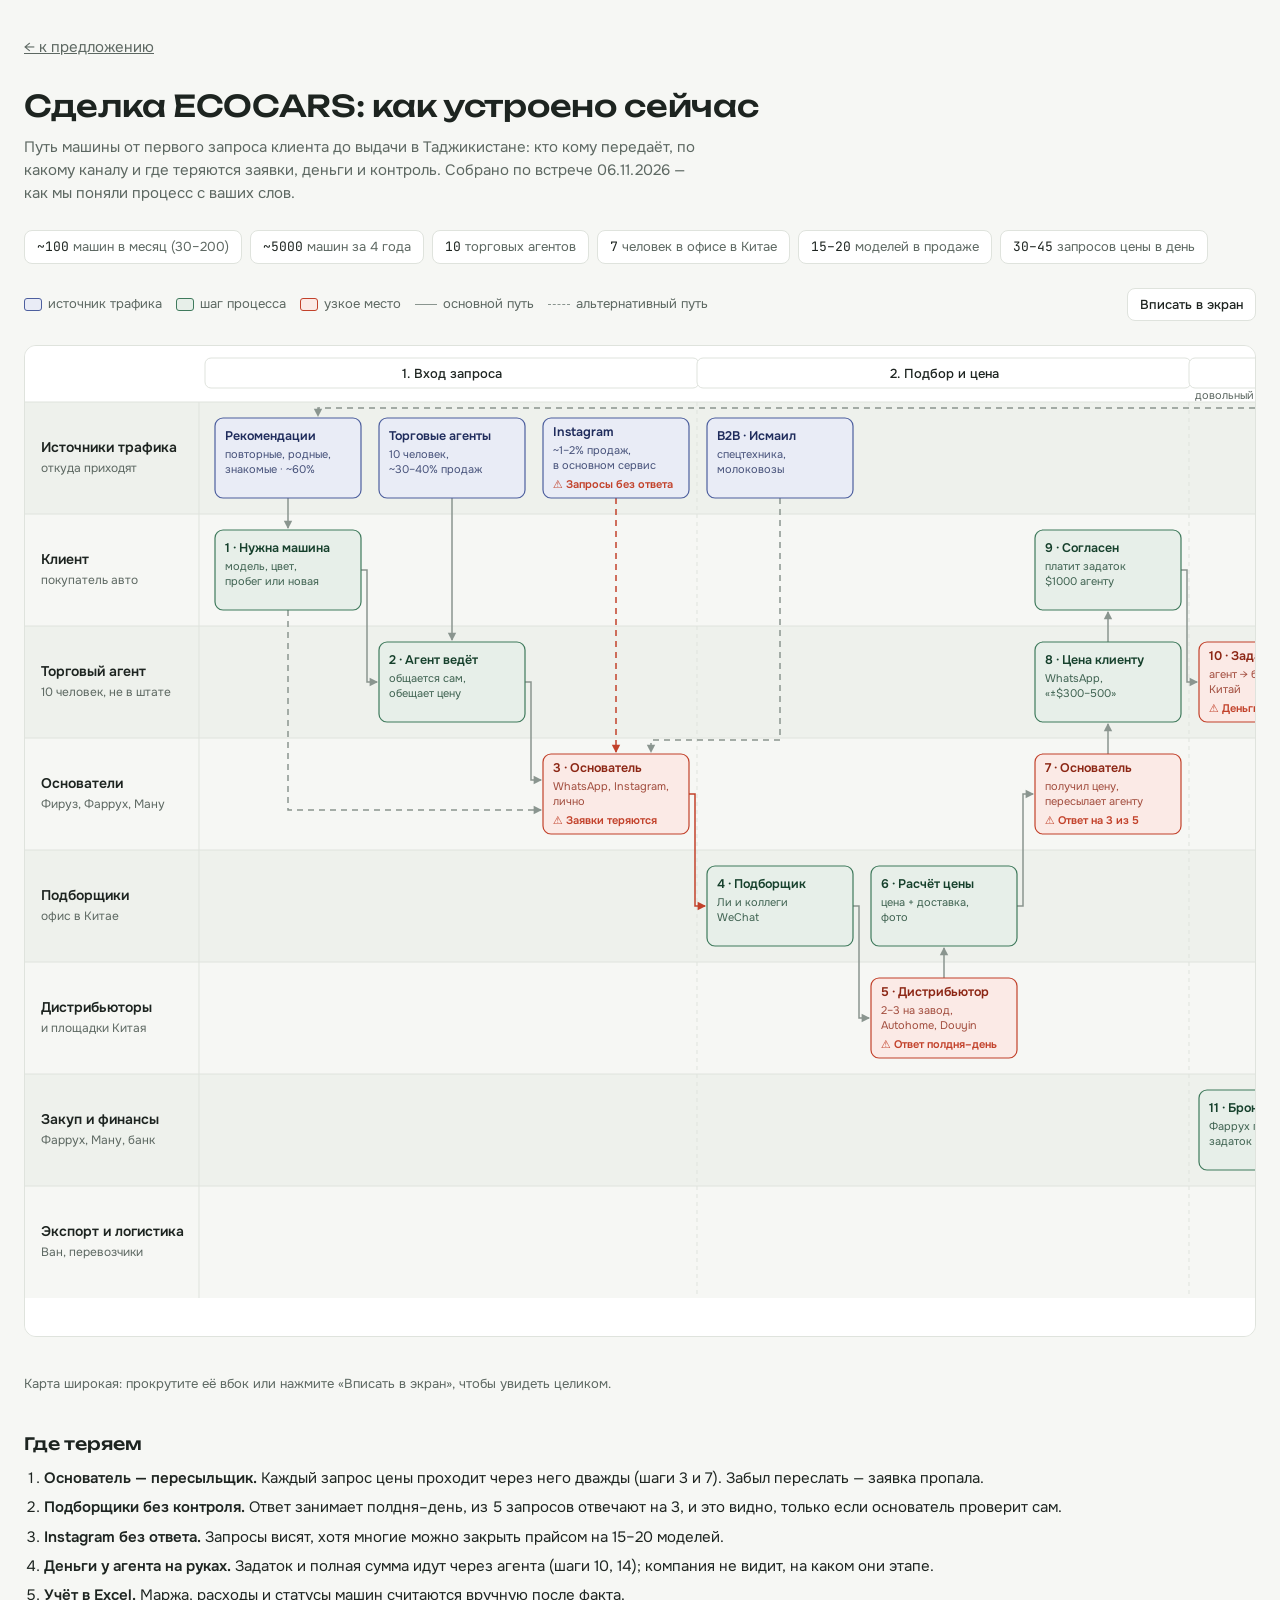
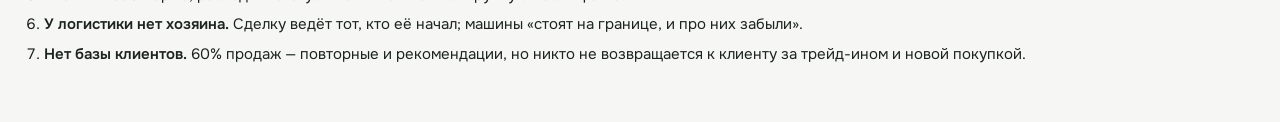
<file: p/4wyj-ecocars/kak-est.html>
<!doctype html>
<html lang="ru">
<head>
<meta charset="utf-8">
<meta name="viewport" content="width=device-width,initial-scale=1,viewport-fit=cover">
<meta name="robots" content="noindex,nofollow">
<title>Сделка ECOCARS как есть</title>
<meta name="claude:viewport-fit-sides" content="cover">
<link rel="preconnect" href="https://fonts.googleapis.com">
<link rel="stylesheet" href="https://fonts.googleapis.com/css2?family=Unbounded:wght@500&family=Onest:wght@400;500;600&family=JetBrains+Mono:wght@400&display=swap">
<style>
/* Layout: шапка с фактами → большая карта-дорожки с горизонтальной прокруткой → узкие места и вопросы */
:root{
  --bg:#f6f7f4; --panel:#ffffff; --fg:#1d2420; --muted:#5d6862; --line:#8a958f; --hair:#dfe3dd;
  --lane-a:#eef1ec; --lane-b:#f6f7f4;
  --step:#e7efe9; --step-b:#3f7a5c; --step-t:#16402c;
  --src:#e9ecf6; --src-b:#4d5f9e; --src-t:#1f2c5c;
  --pain:#fbeae6; --pain-b:#c2412a; --pain-t:#8c2614;
  --display:"Unbounded", "Onest", system-ui, sans-serif;
  --body:"Onest", system-ui, -apple-system, sans-serif;
  --mono:"JetBrains Mono", ui-monospace, monospace;
}
@media (prefers-color-scheme: dark){:root:not([data-theme="light"]){
  --bg:#141816; --panel:#1b201d; --fg:#e6ebe7; --muted:#9aa59f; --line:#7d8a83; --hair:#2c332f;
  --lane-a:#181d1a; --lane-b:#141816;
  --step:#1e3328; --step-b:#6fb48f; --step-t:#d4eedf;
  --src:#1f2540; --src-b:#8a9be0; --src-t:#dbe1fb;
  --pain:#3a1f19; --pain-b:#ef7a62; --pain-t:#ffd9cf; color-scheme:dark}}
:root[data-theme="dark"]{
  --bg:#141816; --panel:#1b201d; --fg:#e6ebe7; --muted:#9aa59f; --line:#7d8a83; --hair:#2c332f;
  --lane-a:#181d1a; --lane-b:#141816;
  --step:#1e3328; --step-b:#6fb48f; --step-t:#d4eedf;
  --src:#1f2540; --src-b:#8a9be0; --src-t:#dbe1fb;
  --pain:#3a1f19; --pain-b:#ef7a62; --pain-t:#ffd9cf; color-scheme:dark}
body{background:var(--bg);color:var(--fg);font-family:var(--body);font-size:15px;line-height:1.55}
.wrap{padding-block:28px 48px;padding-left:max(16px, env(safe-area-inset-left, 0px));padding-right:max(16px, env(safe-area-inset-right, 0px));max-width:1280px;margin:0 auto;display:flex;flex-direction:column;gap:24px}
h1{font-family:var(--display);font-weight:500;font-size:clamp(22px,3vw,30px);margin:0;text-wrap:balance;letter-spacing:-.01em}
.lead{color:var(--muted);max-width:68ch;margin:6px 0 0}
.facts{display:flex;flex-wrap:wrap;gap:8px}
.fact{border:1px solid var(--hair);background:var(--panel);border-radius:8px;padding:6px 12px;font-size:13px;color:var(--muted)}
.fact b{font-family:var(--mono);font-weight:400;color:var(--fg);font-variant-numeric:tabular-nums;margin-right:4px}
.bar{display:flex;flex-wrap:wrap;align-items:center;justify-content:space-between;gap:12px}
.legend{display:flex;flex-wrap:wrap;gap:14px;font-size:13px;color:var(--muted)}
.legend span{display:inline-flex;align-items:center;gap:6px}
.sw{width:16px;height:11px;border-radius:3px;border:1.5px solid;display:inline-block}
.ln{width:22px;height:0;border-top:1.5px solid var(--line);display:inline-block}
.ln.d{border-top-style:dashed}
button{font:500 13px var(--body);color:var(--fg);background:var(--panel);border:1px solid var(--hair);border-radius:8px;padding:7px 12px;cursor:pointer}
button:hover{border-color:var(--line)}
button:focus-visible{outline:2px solid var(--step-b);outline-offset:2px}
.map{overflow-x:auto;border:1px solid var(--hair);border-radius:12px;background:var(--panel)}
.map svg{display:block;width:2490px;max-width:none;height:auto}
.map.fit svg{width:100%;max-width:100%}
.cols{display:grid;grid-template-columns:repeat(auto-fit,minmax(300px,1fr));gap:24px}
.cols > section{min-width:0}
h2{font-family:var(--display);font-weight:500;font-size:17px;margin:0 0 10px}
ol,ul{margin:0;padding-left:20px;display:flex;flex-direction:column;gap:6px}
li b{font-weight:600}
.num{font-family:var(--mono);font-size:12px;color:var(--muted)}
.note{font-size:13px;color:var(--muted)}
@media (prefers-reduced-motion: no-preference){.map svg{transition:width .2s}}
</style>

<div class="wrap">
  <p style="margin:0"><a href="index.html" style="color:var(--muted)">← к предложению</a></p>
  <header>
    <h1>Сделка ECOCARS: как устроено сейчас</h1>
    <p class="lead">Путь машины от первого запроса клиента до выдачи в Таджикистане: кто кому передаёт, по какому каналу и где теряются заявки, деньги и контроль. Собрано по встрече 06.11.2026 — как мы поняли процесс с ваших слов.</p>
  </header>

  <div class="facts">
    <span class="fact"><b>~100</b>машин в месяц (30–200)</span>
    <span class="fact"><b>~5000</b>машин за 4 года</span>
    <span class="fact"><b>10</b>торговых агентов</span>
    <span class="fact"><b>7</b>человек в офисе в Китае</span>
    <span class="fact"><b>15–20</b>моделей в продаже</span>
    <span class="fact"><b>30–45</b>запросов цены в день</span>
  </div>

  <div class="bar">
    <div class="legend">
      <span><i class="sw" style="background:var(--src);border-color:var(--src-b)"></i>источник трафика</span>
      <span><i class="sw" style="background:var(--step);border-color:var(--step-b)"></i>шаг процесса</span>
      <span><i class="sw" style="background:var(--pain);border-color:var(--pain-b)"></i>узкое место</span>
      <span><i class="ln"></i>основной путь</span>
      <span><i class="ln d"></i>альтернативный путь</span>
    </div>
    <button id="fitBtn" type="button" aria-pressed="false">Вписать в экран</button>
  </div>

  <div class="map" id="map"><svg id="svg" viewBox="0 0 2490 990" role="img" aria-labelledby="svgT svgD"><title id="svgT">Карта процесса сделки ECOCARS</title><desc id="svgD">Восемь дорожек: источники трафика, клиент, торговый агент, основатели, подборщики, дистрибьюторы, закуп и финансы, экспорт и логистика. Двадцать шагов от запроса до повторной продажи.</desc></svg></div>
  <p class="note">Карта широкая: прокрутите её вбок или нажмите «Вписать в экран», чтобы увидеть целиком.</p>

  <div class="cols">
    <section>
      <h2>Где теряем</h2>
      <ol>
        <li><b>Основатель — пересыльщик.</b> Каждый запрос цены проходит через него дважды (шаги 3 и 7). Забыл переслать — заявка пропала.</li>
        <li><b>Подборщики без контроля.</b> Ответ занимает полдня–день, из 5 запросов отвечают на 3, и это видно, только если основатель проверит сам.</li>
        <li><b>Instagram без ответа.</b> Запросы висят, хотя многие можно закрыть прайсом на 15–20 моделей.</li>
        <li><b>Деньги у агента на руках.</b> Задаток и полная сумма идут через агента (шаги 10, 14); компания не видит, на каком они этапе.</li>
        <li><b>Учёт в Excel.</b> Маржа, расходы и статусы машин считаются вручную после факта.</li>
        <li><b>У логистики нет хозяина.</b> Сделку ведёт тот, кто её начал; машины «стоят на границе, и про них забыли».</li>
        <li><b>Нет базы клиентов.</b> 60% продаж — повторные и рекомендации, но никто не возвращается к клиенту за трейд-ином и новой покупкой.</li>
      </ol>
    </section>
    
  </div>
</div>

<script>
(function(){
  var NS="http://www.w3.org/2000/svg", svg=document.getElementById("svg");
  var LX=190, P=164, W=146, H=80, TOP=56, LH=112, SW=2490;
  var X=function(c){return LX+P*c}, LT=function(l){return TOP+LH*l};
  function el(t,a,txt){var e=document.createElementNS(NS,t);for(var k in a)e.setAttribute(k,a[k]);if(txt!=null)e.textContent=txt;svg.appendChild(e);return e}

  var lanes=[["Источники трафика","откуда приходят"],["Клиент","покупатель авто"],["Торговый агент","10 человек, не в штате"],["Основатели","Фируз, Фаррух, Ману"],["Подборщики","офис в Китае"],["Дистрибьюторы","и площадки Китая"],["Закуп и финансы","Фаррух, Ману, банк"],["Экспорт и логистика","Ван, перевозчики"]];
  var phases=[[0,2,"Вход запроса"],[3,5,"Подбор и цена"],[6,7,"Задаток и VIN"],[8,9,"Оплата и выкуп"],[10,12,"Экспорт и выдача"],[13,13,"После сделки"]];

  var B={
    S1:[0,0,"Рекомендации",["повторные, родные,","знакомые · ~60%"],null,"src"],
    S2:[1,0,"Торговые агенты",["10 человек,","~30–40% продаж"],null,"src"],
    S3:[2,0,"Instagram",["~1–2% продаж,","в основном сервис"],"Запросы без ответа","src"],
    S4:[3,0,"B2B · Исмаил",["спецтехника,","молоковозы"],null,"src"],
    K1:[0,1,"1 · Нужна машина",["модель, цвет,","пробег или новая"]],
    A1:[1,2,"2 · Агент ведёт",["общается сам,","обещает цену"]],
    F1:[2,3,"3 · Основатель",["WhatsApp, Instagram,","лично"],"Заявки теряются"],
    P1:[3,4,"4 · Подборщик",["Ли и коллеги","WeChat"]],
    D1:[4,5,"5 · Дистрибьютор",["2–3 на завод,","Autohome, Douyin"],"Ответ полдня–день"],
    P2:[4,4,"6 · Расчёт цены",["цена + доставка,","фото"]],
    F2:[5,3,"7 · Основатель",["получил цену,","пересылает агенту"],"Ответ на 3 из 5"],
    A2:[5,2,"8 · Цена клиенту",["WhatsApp,","«±$300–500»"]],
    K2:[5,1,"9 · Согласен",["платит задаток","$1000 агенту"]],
    A3:[6,2,"10 · Задаток",["агент → банк →","Китай"],"Деньги у агента"],
    G1:[6,6,"11 · Бронь",["Фаррух платит","задаток дистриб."]],
    D2:[7,5,"12 · Видео + VIN",["нет за 3 дня —","возврат задатка"]],
    K3:[8,1,"13 · Полная оплата",["увидел VIN —","платит агенту"]],
    A4:[8,2,"14 · Перевод",["агент → банк →","Фаррух"],"Наличные у агента"],
    G2:[9,6,"15 · Выкуп",["тонировка, плёнка;","Ману — маржа"],"Учёт только в Excel"],
    E1:[10,7,"16 · Экспорт",["Ван: декларация,","документы"]],
    E2:[11,7,"17 · Доставка",["Китай → граница →","Таджикистан"],"Нет ответственного"],
    K4:[12,1,"18 · Выдача",["клиент получил","машину"]],
    A5:[12,2,"19 · Комиссия",["$300 / $500 / $1000","по цене машины"]],
    K5:[13,1,"20 · После сделки",["повтор, трейд-ин,","рекомендации"],"Нет базы клиентов"]
  };
  function g(id){var b=B[id],x=X(b[0]),y=LT(b[1])+16;return{x:x,y:y,r:x+W,b:y+H,cx:x+W/2,cy:y+H/2}}

  el("defs",{}).innerHTML='<marker id="ah" viewBox="0 0 10 10" refX="8" refY="5" markerWidth="7" markerHeight="7" orient="auto-start-reverse"><path d="M1 1L9 5L1 9z" style="fill:var(--line)"/></marker><marker id="ahr" viewBox="0 0 10 10" refX="8" refY="5" markerWidth="7" markerHeight="7" orient="auto-start-reverse"><path d="M1 1L9 5L1 9z" style="fill:var(--pain-b)"/></marker>';

  lanes.forEach(function(l,i){
    el("rect",{x:0,y:LT(i),width:SW,height:LH,style:"fill:var("+(i%2?"--lane-b":"--lane-a")+")"});
    el("line",{x1:0,y1:LT(i),x2:SW,y2:LT(i),style:"stroke:var(--hair)"});
    el("text",{x:16,y:LT(i)+50,style:"fill:var(--fg);font:600 14px var(--body)"},l[0]);
    el("text",{x:16,y:LT(i)+70,style:"fill:var(--muted);font:400 12px var(--body)"},l[1]);
  });
  el("line",{x1:174,y1:TOP,x2:174,y2:TOP+LH*8,style:"stroke:var(--hair)"});
  phases.forEach(function(p,i){
    var x1=X(p[0])-10,x2=X(p[1])+W+10;
    el("rect",{x:x1,y:12,width:x2-x1,height:30,rx:6,style:"fill:var(--panel);stroke:var(--hair)"});
    el("text",{x:(x1+x2)/2,y:32,"text-anchor":"middle",style:"fill:var(--fg);font:500 13px var(--body)"},(i+1)+". "+p[2]);
    if(i>0)el("line",{x1:X(p[0])-10,y1:TOP,x2:X(p[0])-10,y2:TOP+LH*8,style:"stroke:var(--hair);stroke-dasharray:4 4"});
  });

  function arrow(d,o){o=o||{};el("path",{d:d,fill:"none",style:"stroke:var("+(o.red?"--pain-b":"--line")+");stroke-width:1.5"+(o.dash?";stroke-dasharray:6 5":""),"marker-end":"url(#"+(o.red?"ahr":"ah")+")"})}
  function L(a,b,o,dyA,dyB){var A=g(a),Bb=g(b),xm=X(B[b][0])-12;arrow("M"+A.r+" "+(A.cy+(dyA||0))+" H"+xm+" V"+(Bb.cy+(dyB||0))+" H"+(Bb.x-2),o)}
  function V(a,b,o){var A=g(a),Bb=g(b);if(B[b][1]>B[a][1])arrow("M"+A.cx+" "+A.b+" V"+(Bb.y-2),o);else arrow("M"+A.cx+" "+A.y+" V"+(Bb.b+2),o)}

  V("S1","K1"); V("S2","A1");
  arrow("M"+g("S3").cx+" "+g("S3").b+" V"+(g("F1").y-2),{red:1,dash:1});
  arrow("M"+g("S4").cx+" "+g("S4").b+" V"+(g("F1").y-14)+" H"+(g("F1").x+108)+" V"+(g("F1").y-2),{dash:1});
  L("K1","A1");
  arrow("M"+g("K1").cx+" "+g("K1").b+" V"+(g("F1").cy+16)+" H"+(g("F1").x-2),{dash:1});
  L("A1","F1",{},0,-14);
  L("F1","P1",{red:1});
  L("P1","D1"); V("D1","P2"); L("P2","F2"); V("F2","A2"); V("A2","K2");
  L("K2","A3"); V("A3","G1"); L("G1","D2"); L("D2","K3"); V("K3","A4");
  L("A4","G2"); L("G2","E1"); L("E1","E2"); L("E2","K4"); V("K4","A5",{dash:1}); L("K4","K5");
  arrow("M"+g("K5").cx+" "+g("K5").y+" V"+(TOP+6)+" H"+(g("S1").cx+30)+" V"+(g("S1").y-2),{dash:1});
  el("text",{x:1300,y:TOP-3,"text-anchor":"middle",style:"fill:var(--muted);font:400 11px var(--body)"},"довольный клиент приводит родных и знакомых");

  Object.keys(B).forEach(function(id){
    var b=B[id],p=g(id),kind=b[5]==="src"?"src":(b[4]?"pain":"step");
    el("rect",{x:p.x,y:p.y,width:W,height:H,rx:8,style:"fill:var(--"+kind+");stroke:var(--"+kind+"-b);stroke-width:1.2"});
    var t=b[4]?18:22;
    el("text",{x:p.x+10,y:p.y+t,style:"fill:var(--"+kind+"-t);font:600 12.5px var(--body)"},b[2]);
    b[3].forEach(function(s,i){el("text",{x:p.x+10,y:p.y+t+18+i*15,style:"fill:var(--"+kind+"-t);opacity:.8;font:400 11px var(--body)"},s)});
    if(b[4])el("text",{x:p.x+10,y:p.y+70,style:"fill:var(--pain-b);font:600 11px var(--body)"},"⚠ "+b[4]);
  });

  var map=document.getElementById("map"),btn=document.getElementById("fitBtn");
  btn.addEventListener("click",function(){var on=map.classList.toggle("fit");btn.setAttribute("aria-pressed",on);btn.textContent=on?"Показать крупно":"Вписать в экран"});
})();
</script>
</file>
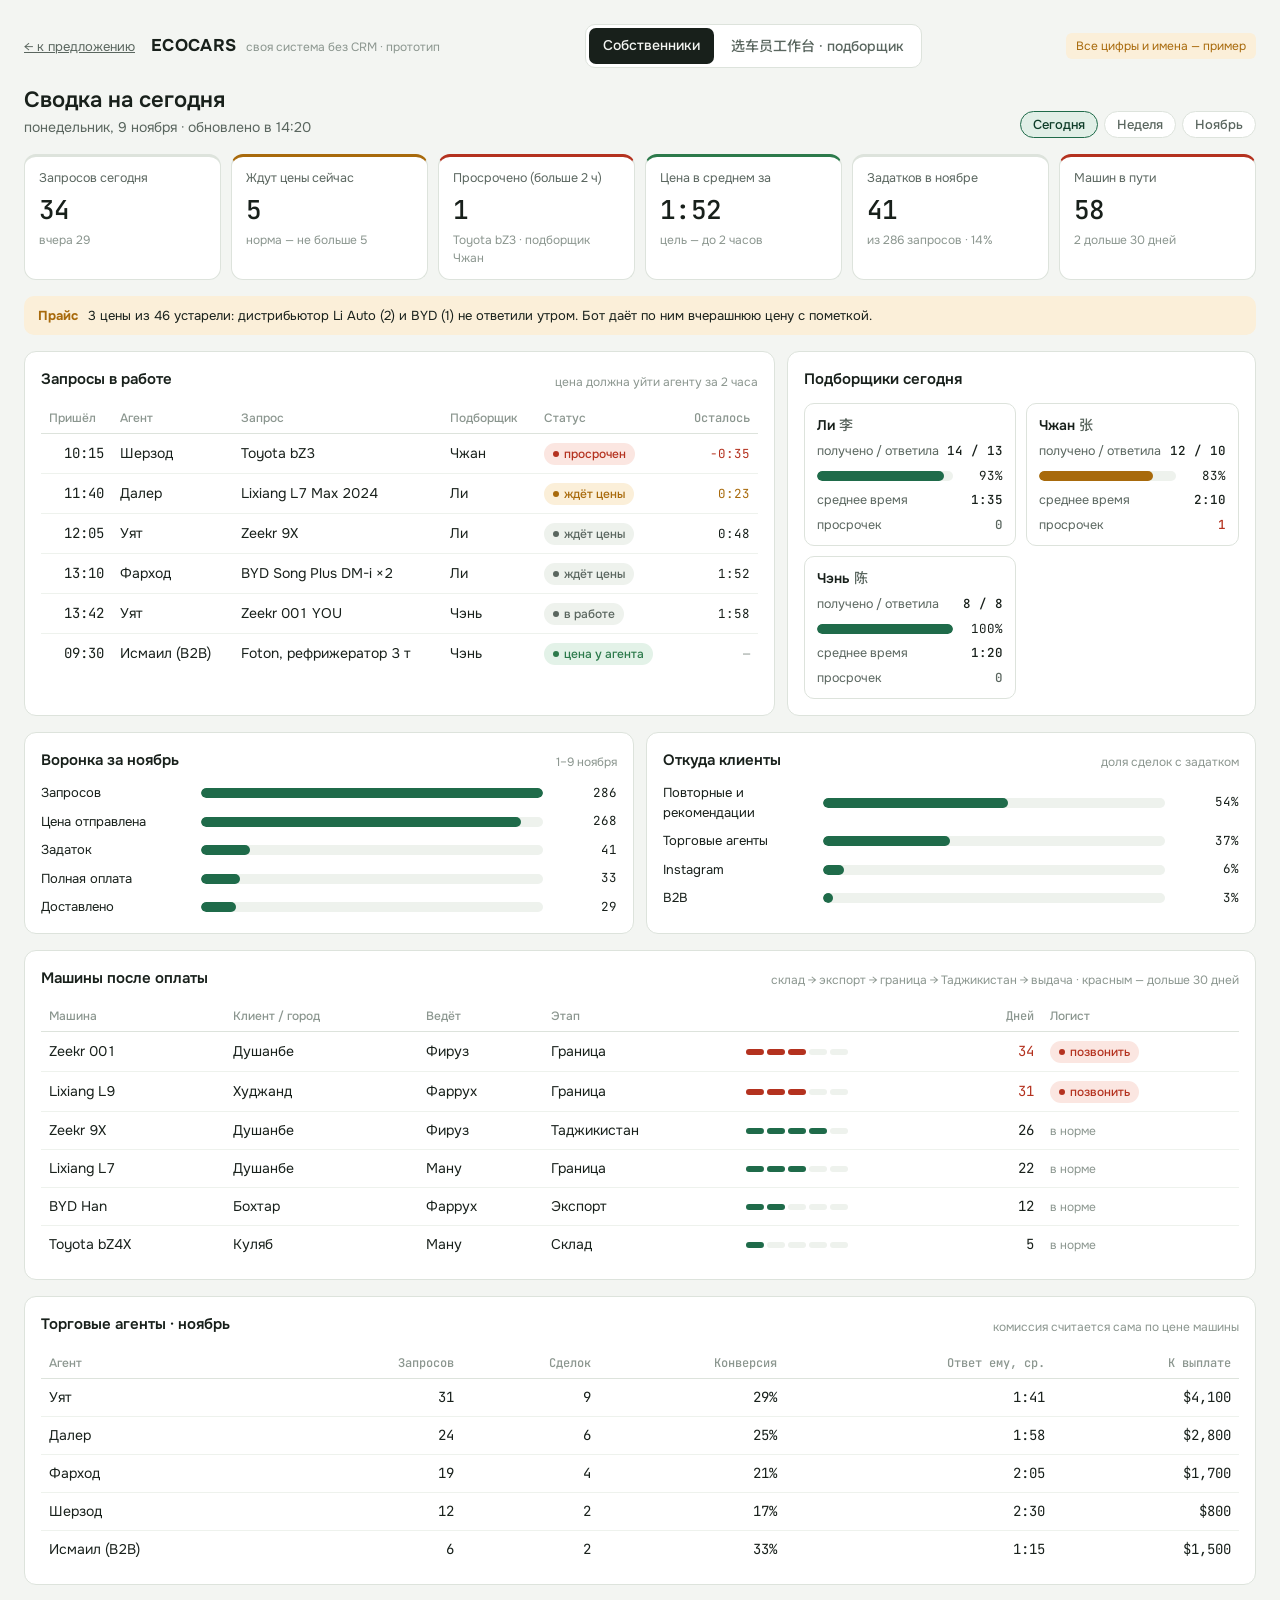
<file: p/4wyj-ecocars/prototip.html>
<!doctype html>
<html lang="ru">
<head>
<meta charset="utf-8">
<meta name="viewport" content="width=device-width,initial-scale=1,viewport-fit=cover">
<meta name="robots" content="noindex,nofollow">
<title>Панели ECOCARS</title>
<meta name="claude:viewport-fit-sides" content="cover">
<link rel="preconnect" href="https://fonts.googleapis.com">
<link rel="stylesheet" href="https://fonts.googleapis.com/css2?family=Onest:wght@400;500;600;700&family=Noto+Sans+SC:wght@400;500;700&family=JetBrains+Mono:wght@400;500&display=swap">
<style>
/* Layout: верхняя полоса-переключатель → вид «Собственники» (сводка сверху, детали ниже) или «Кабинет подборщика» (очередь слева, карточка с расчётом справа) */
:root{
  --bg:#f3f5f2; --card:#ffffff; --ink:#18201b; --sub:#5a665f; --faint:#8b968f; --rule:#dde3dc; --soft:#eef2ed;
  --acc:#1f6b4a; --acc-soft:#e1efe7; --acc-ink:#0f3d29;
  --cn:#b8321f; --cn-soft:#f9e7e2; --cn-ink:#6e1a0e; --on-cn:#ffffff;
  --ok:#2c7a4b; --ok-soft:#e3f2e8; --warn:#a86a0c; --warn-soft:#fbefd9; --bad:#b4321f; --bad-soft:#fbe6e1;
  --sans:"Onest","Noto Sans SC",system-ui,-apple-system,sans-serif;
  --zh:"Noto Sans SC","PingFang SC","Microsoft YaHei","Onest",sans-serif;
  --mono:"JetBrains Mono",ui-monospace,monospace;
}
@media (prefers-color-scheme: dark){:root:not([data-theme="light"]){
  --bg:#121614; --card:#1a1f1c; --ink:#e7ece8; --sub:#a2ada6; --faint:#76817a; --rule:#2b322e; --soft:#202622;
  --acc:#62c093; --acc-soft:#1d3428; --acc-ink:#cdeedc;
  --cn:#ff8a73; --cn-soft:#3a201a; --cn-ink:#ffd6cc; --on-cn:#2a0e08;
  --ok:#6fcf97; --ok-soft:#1b3326; --warn:#f0b24a; --warn-soft:#382a12; --bad:#ff8a73; --bad-soft:#3a201a; color-scheme:dark}}
:root[data-theme="dark"]{
  --bg:#121614; --card:#1a1f1c; --ink:#e7ece8; --sub:#a2ada6; --faint:#76817a; --rule:#2b322e; --soft:#202622;
  --acc:#62c093; --acc-soft:#1d3428; --acc-ink:#cdeedc;
  --cn:#ff8a73; --cn-soft:#3a201a; --cn-ink:#ffd6cc; --on-cn:#2a0e08;
  --ok:#6fcf97; --ok-soft:#1b3326; --warn:#f0b24a; --warn-soft:#382a12; --bad:#ff8a73; --bad-soft:#3a201a; color-scheme:dark}
*{box-sizing:border-box}
body{background:var(--bg);color:var(--ink);font-family:var(--sans);font-size:14px;line-height:1.5}
.wrap{max-width:1320px;margin:0 auto;padding-block:16px 48px;padding-left:max(16px, env(safe-area-inset-left, 0px));padding-right:max(16px, env(safe-area-inset-right, 0px));display:flex;flex-direction:column;gap:16px}
.top{display:flex;flex-wrap:wrap;align-items:center;justify-content:space-between;gap:12px}
.brand{display:flex;align-items:baseline;gap:10px}
.brand b{font-weight:700;font-size:17px;letter-spacing:.02em}
.brand span{color:var(--faint);font-size:12px}
.switch{display:flex;background:var(--card);border:1px solid var(--rule);border-radius:10px;padding:3px;gap:3px}
.switch a{padding:7px 14px;border-radius:7px;color:var(--sub);text-decoration:none;font-weight:500}
.switch a[aria-current="page"]{background:var(--ink);color:var(--bg)}
.switch a:focus-visible,button:focus-visible,input:focus-visible,select:focus-visible,.req:focus-visible{outline:2px solid var(--acc);outline-offset:2px}
.demo{font-size:12px;color:var(--warn);background:var(--warn-soft);padding:4px 10px;border-radius:6px}
h1{font-size:22px;font-weight:600;margin:0;text-wrap:balance}
h2{font-size:15px;font-weight:600;margin:0}
.hrow{display:flex;flex-wrap:wrap;align-items:flex-end;justify-content:space-between;gap:10px}
.muted{color:var(--sub)} .faint{color:var(--faint);font-size:12px}
.chips{display:flex;gap:6px;flex-wrap:wrap}
.chip{border:1px solid var(--rule);background:var(--card);color:var(--sub);border-radius:999px;padding:4px 12px;font:500 13px var(--sans);cursor:pointer}
.chip[aria-pressed="true"]{background:var(--acc-soft);color:var(--acc-ink);border-color:var(--acc)}
.card{background:var(--card);border:1px solid var(--rule);border-radius:12px;padding:16px;min-width:0;display:flex;flex-direction:column;gap:12px}
.kpis{display:grid;grid-template-columns:repeat(auto-fit,minmax(170px,1fr));gap:10px}
.kpi{background:var(--card);border:1px solid var(--rule);border-radius:12px;padding:12px 14px;display:flex;flex-direction:column;gap:4px;border-top:3px solid var(--rule)}
.kpi.ok{border-top-color:var(--ok)} .kpi.warn{border-top-color:var(--warn)} .kpi.bad{border-top-color:var(--bad)}
.kpi .l{color:var(--sub);font-size:12.5px}
.kpi .v{font:500 26px var(--mono);font-variant-numeric:tabular-nums;letter-spacing:-.02em}
.kpi .n{font-size:12px;color:var(--faint)}
.g2{display:grid;grid-template-columns:minmax(0,1.6fr) minmax(0,1fr);gap:12px}
.g2b{display:grid;grid-template-columns:repeat(2,minmax(0,1fr));gap:12px}
@media (max-width:900px){.g2,.g2b{grid-template-columns:minmax(0,1fr)}}
.tw{overflow-x:auto}
table{width:100%;border-collapse:collapse;font-variant-numeric:tabular-nums}
th{font-weight:500;color:var(--faint);font-size:12px;text-align:left;padding:6px 8px;border-bottom:1px solid var(--rule);white-space:nowrap}
td{padding:8px;border-bottom:1px solid var(--soft);vertical-align:middle;white-space:nowrap}
td.num,th.num{text-align:right;font-family:var(--mono)}
tr:last-child td{border-bottom:0}
.pill{display:inline-flex;align-items:center;gap:5px;font-size:12px;font-weight:500;padding:2px 9px;border-radius:999px;white-space:nowrap}
.pill::before{content:"";width:6px;height:6px;border-radius:50%;background:currentColor}
.p-ok{background:var(--ok-soft);color:var(--ok)} .p-warn{background:var(--warn-soft);color:var(--warn)} .p-bad{background:var(--bad-soft);color:var(--bad)} .p-n{background:var(--soft);color:var(--sub)}
.timer{font-family:var(--mono);font-size:12.5px}
.bars{display:flex;flex-direction:column;gap:9px}
.bar{display:grid;grid-template-columns:150px minmax(0,1fr) 64px;gap:10px;align-items:center;font-size:13px}
.bar .t{height:10px;background:var(--soft);border-radius:5px;overflow:hidden}
.bar .t i{display:block;height:100%;background:var(--acc);border-radius:5px}
.bar .val{font-family:var(--mono);text-align:right;font-size:12.5px}
@media (max-width:480px){.bar{grid-template-columns:100px minmax(0,1fr) 56px}}
.sel{display:grid;grid-template-columns:repeat(auto-fit,minmax(200px,1fr));gap:10px}
.who{border:1px solid var(--rule);border-radius:10px;padding:10px 12px;display:flex;flex-direction:column;gap:6px}
.who .nm{font-weight:600} .who .nm span{font-family:var(--zh);font-weight:500;color:var(--sub);margin-left:4px}
.who .row{display:flex;justify-content:space-between;font-size:12.5px;color:var(--sub)}
.who .row b{font-family:var(--mono);font-weight:500;color:var(--ink)}
.stages{display:flex;gap:3px}
.stages i{width:18px;height:6px;border-radius:3px;background:var(--soft)}
.stages i.on{background:var(--acc)} .stages.late i.on{background:var(--bad)}
.alert{display:flex;gap:10px;align-items:flex-start;background:var(--warn-soft);color:var(--ink);border-radius:10px;padding:10px 14px;font-size:13px}
.alert b{color:var(--warn)}
/* selector view */
.zh{font-family:var(--zh)}
.ru{display:block;font-size:11.5px;color:var(--faint);font-weight:400;font-family:var(--sans);line-height:1.35}
.cn-head{display:flex;flex-wrap:wrap;justify-content:space-between;gap:12px;align-items:flex-end}
.cn-head h1{font-family:var(--zh)}
.stats{display:flex;gap:10px;flex-wrap:wrap}
.stat{background:var(--card);border:1px solid var(--rule);border-radius:10px;padding:8px 14px;min-width:120px}
.stat .v{font:500 20px var(--mono)}
.stat .l{font-family:var(--zh);font-size:12.5px;color:var(--sub)}
.tabs{display:flex;gap:4px;border-bottom:1px solid var(--rule)}
.tabs button{background:none;border:0;border-bottom:2px solid transparent;padding:8px 12px;cursor:pointer;color:var(--sub);font:500 14px var(--zh);text-align:left}
.tabs button[aria-selected="true"]{color:var(--cn);border-bottom-color:var(--cn)}
.work{display:grid;grid-template-columns:minmax(0,340px) minmax(0,1fr);gap:12px;align-items:start}
@media (max-width:860px){.work{grid-template-columns:minmax(0,1fr)}}
.queue{display:flex;flex-direction:column;gap:8px}
.req{background:var(--card);border:1px solid var(--rule);border-left:4px solid var(--rule);border-radius:0;padding:10px 12px;cursor:pointer;display:flex;flex-direction:column;gap:4px;text-align:left;font:inherit;color:inherit;width:100%}
.req.urgent{border-left-color:var(--warn)} .req.late{border-left-color:var(--bad)} .req.done{border-left-color:var(--ok);opacity:.75}
.req[aria-current="true"]{background:var(--cn-soft);border-color:var(--cn);border-left-color:var(--cn)}
.req .m{font:600 15px var(--zh)}
.req .meta{display:flex;justify-content:space-between;gap:8px;font-size:12px;color:var(--sub)}
.detail{display:flex;flex-direction:column;gap:12px}
.msg{background:var(--soft);border-radius:10px;padding:10px 12px;display:flex;flex-direction:column;gap:6px}
.msg .orig{font-size:13px;color:var(--sub)}
.msg .tr{font:500 15px var(--zh)}
.tag{font-size:11px;color:var(--faint);text-transform:uppercase;letter-spacing:.06em}
.fields{display:grid;grid-template-columns:repeat(auto-fit,minmax(130px,1fr));gap:8px}
.f{border:1px solid var(--rule);border-radius:8px;padding:6px 10px}
.f .k{font:500 12px var(--zh);color:var(--sub)}
.f .k .ru{display:inline;margin-left:4px}
.f .v{font:500 14px var(--zh)}
form{display:flex;flex-direction:column;gap:12px}
.inrow{display:grid;grid-template-columns:repeat(auto-fit,minmax(170px,1fr));gap:10px}
label.in{display:flex;flex-direction:column;gap:4px;font:500 13px var(--zh)}
label.in input,label.in select{font:500 15px var(--mono);padding:8px 10px;border:1px solid var(--rule);border-radius:8px;background:var(--card);color:var(--ink);width:100%}
label.in input[readonly]{background:var(--soft);color:var(--sub)}
.calc{border:1px dashed var(--rule);border-radius:10px;padding:10px 12px;display:flex;flex-direction:column;gap:5px;font-size:13px}
.calc .r{display:flex;justify-content:space-between;gap:10px}
.calc .r span:last-child{font-family:var(--mono)}
.calc .tot{border-top:1px solid var(--rule);padding-top:6px;font-weight:600;font-size:15px}
.calc .tot span:last-child{color:var(--cn)}
.files{display:flex;gap:8px;flex-wrap:wrap}
.thumb{width:72px;height:54px;border-radius:6px;background:repeating-linear-gradient(135deg,var(--soft) 0 6px,var(--card) 6px 12px);border:1px solid var(--rule);display:flex;align-items:center;justify-content:center;font-size:11px;color:var(--faint)}
.preview{border:1px solid var(--acc);background:var(--acc-soft);color:var(--acc-ink);border-radius:10px;padding:10px 12px;font-size:13.5px;white-space:pre-line}
.btn{background:var(--cn);color:var(--on-cn);border:0;border-radius:9px;padding:11px 18px;font:600 15px var(--zh);cursor:pointer;align-self:flex-start}
.btn .ru{color:inherit;opacity:.85;display:inline;margin-left:6px}
.btn[disabled]{opacity:.5;cursor:default}
.toast{position:fixed;left:50%;bottom:calc(20px + env(safe-area-inset-bottom, 0px));transform:translateX(-50%);background:var(--ink);color:var(--bg);padding:10px 16px;border-radius:10px;font:500 14px var(--zh)}
.price td input{font:500 13px var(--mono);width:96px;padding:4px 6px;border:1px solid var(--rule);border-radius:6px;background:var(--card);color:var(--ink);text-align:right}
.stale{color:var(--warn);font-size:11.5px;display:block}
.note{font-size:12.5px;color:var(--faint)}
@media (prefers-reduced-motion: no-preference){.req,.chip,.switch a{transition:background .15s,border-color .15s}}
</style>

<div class="wrap">
  <div class="top">
    <div class="brand"><a href="index.html" style="color:var(--sub);font-size:13px;margin-right:6px">← к предложению</a><b>ECOCARS</b><span>своя система без CRM · прототип</span></div>
    <nav class="switch" aria-label="Раздел">
      <a href="#owners" id="lnkOwners">Собственники</a>
      <a href="#selector" id="lnkSel"><span class="zh">选车员工作台</span> · подборщик</a>
    </nav>
    <span class="demo">Все цифры и имена — пример</span>
  </div>

  <!-- ===== ВИД 1. СОБСТВЕННИКИ ===== -->
  <main id="vOwners">
    <div style="display:flex;flex-direction:column;gap:16px">
      <div class="hrow">
        <div><h1>Сводка на сегодня</h1><div class="muted">понедельник, 9 ноября · обновлено в 14:20</div></div>
        <div class="chips" role="group" aria-label="Период">
          <button class="chip" type="button" aria-pressed="true">Сегодня</button>
          <button class="chip" type="button" aria-pressed="false">Неделя</button>
          <button class="chip" type="button" aria-pressed="false">Ноябрь</button>
        </div>
      </div>

      <div class="kpis">
        <div class="kpi"><span class="l">Запросов сегодня</span><span class="v">34</span><span class="n">вчера 29</span></div>
        <div class="kpi warn"><span class="l">Ждут цены сейчас</span><span class="v">5</span><span class="n">норма — не больше 5</span></div>
        <div class="kpi bad"><span class="l">Просрочено (больше 2 ч)</span><span class="v">1</span><span class="n">Toyota bZ3 · подборщик Чжан</span></div>
        <div class="kpi ok"><span class="l">Цена в среднем за</span><span class="v">1:52</span><span class="n">цель — до 2 часов</span></div>
        <div class="kpi"><span class="l">Задатков в ноябре</span><span class="v">41</span><span class="n">из 286 запросов · 14%</span></div>
        <div class="kpi bad"><span class="l">Машин в пути</span><span class="v">58</span><span class="n">2 дольше 30 дней</span></div>
      </div>

      <div class="alert"><b>Прайс</b><span>3 цены из 46 устарели: дистрибьютор Li Auto (2) и BYD (1) не ответили утром. Бот даёт по ним вчерашнюю цену с пометкой.</span></div>

      <div class="g2">
        <section class="card">
          <div class="hrow"><h2>Запросы в работе</h2><span class="faint">цена должна уйти агенту за 2 часа</span></div>
          <div class="tw"><table id="tblReq"><thead><tr><th>Пришёл</th><th>Агент</th><th>Запрос</th><th>Подборщик</th><th>Статус</th><th class="num">Осталось</th></tr></thead><tbody></tbody></table></div>
        </section>
        <section class="card">
          <h2>Подборщики сегодня</h2>
          <div class="sel" id="selCards"></div>
        </section>
      </div>

      <div class="g2b">
        <section class="card">
          <div class="hrow"><h2>Воронка за ноябрь</h2><span class="faint">1–9 ноября</span></div>
          <div class="bars" id="funnel"></div>
        </section>
        <section class="card">
          <div class="hrow"><h2>Откуда клиенты</h2><span class="faint">доля сделок с задатком</span></div>
          <div class="bars" id="sources"></div>
        </section>
      </div>

      <section class="card">
        <div class="hrow"><h2>Машины после оплаты</h2><span class="faint">склад → экспорт → граница → Таджикистан → выдача · красным — дольше 30 дней</span></div>
        <div class="tw"><table id="tblCars"><thead><tr><th>Машина</th><th>Клиент / город</th><th>Ведёт</th><th>Этап</th><th></th><th class="num">Дней</th><th>Логист</th></tr></thead><tbody></tbody></table></div>
      </section>

      <section class="card">
        <div class="hrow"><h2>Торговые агенты · ноябрь</h2><span class="faint">комиссия считается сама по цене машины</span></div>
        <div class="tw"><table id="tblAg"><thead><tr><th>Агент</th><th class="num">Запросов</th><th class="num">Сделок</th><th class="num">Конверсия</th><th class="num">Ответ ему, ср.</th><th class="num">К выплате</th></tr></thead><tbody></tbody></table></div>
      </section>
    </div>
  </main>

  <!-- ===== ВИД 2. ПОДБОРЩИК (китайский + русский) ===== -->
  <main id="vSel" hidden>
    <div style="display:flex;flex-direction:column;gap:16px">
      <div class="cn-head">
        <div><h1>你好，李</h1><span class="ru">Здравствуйте, Ли · кабинет подборщика</span></div>
        <div class="stats">
          <div class="stat"><div class="v" id="stWait">3</div><div class="l">待报价<span class="ru">ждут цены</span></div></div>
          <div class="stat"><div class="v" id="stDone">9</div><div class="l">今日已报价<span class="ru">цен отправлено сегодня</span></div></div>
          <div class="stat"><div class="v">1:35</div><div class="l">平均响应时间<span class="ru">среднее время ответа</span></div></div>
        </div>
      </div>

      <div class="tabs" role="tablist">
        <button role="tab" id="tabReq" aria-selected="true" aria-controls="paneReq">请求<span class="ru">Запросы</span></button>
        <button role="tab" id="tabPrice" aria-selected="false" aria-controls="panePrice">今日价格表<span class="ru">Прайс на сегодня</span></button>
      </div>

      <div id="paneReq" role="tabpanel" aria-labelledby="tabReq">
        <div class="work">
          <div class="queue" id="queue"></div>
          <section class="card detail" id="detail"></section>
        </div>
      </div>

      <div id="panePrice" role="tabpanel" aria-labelledby="tabPrice" hidden>
        <section class="card">
          <div class="hrow"><div><h2 class="zh">每天上午10点前更新<span class="ru">Обновить до 10:00 каждое утро · около 10 минут</span></h2></div><span class="faint">没回复的经销商保留昨天价格 · если дистрибьютор не ответил, остаётся вчерашняя цена</span></div>
          <div class="tw"><table class="price" id="tblPrice"><thead><tr><th class="zh">车型<span class="ru">Модель</span></th><th class="zh">经销商 A<span class="ru">Дистрибьютор A, ¥</span></th><th class="zh">经销商 B<span class="ru">Дистрибьютор B, ¥</span></th><th class="zh">经销商 C<span class="ru">Дистрибьютор C, ¥</span></th><th class="zh">库存<span class="ru">Наличие</span></th></tr></thead><tbody></tbody></table></div>
          <p class="note">Цены в юанях без доставки. Бот для агентов и Instagram пересчитывает их в доллары сам и добавляет оговорку «±$300–500».</p>
        </section>
      </div>
    </div>
  </main>
</div>
<div class="toast" id="toast" role="status" hidden></div>

<script>
(function(){
  var $=function(s){return document.querySelector(s)};
  function h(t,c,x){var e=document.createElement(t);if(c)e.className=c;if(x!=null)e.innerHTML=x;return e}
  var RATE=7.10, LOG=2100, MARKUP=1800;
  function usd(n){return "$"+Math.round(n).toLocaleString("en-US")}

  /* ---------- данные-пример ---------- */
  var REQ=[
    {id:1,t:"12:05",agent:"Уят",sel:"Ли",m:"Zeekr 9X",zh:"极氪9X",color:["黑色","чёрный, салон чёрный"],cond:["新车","новая"],budget:["—","не указан"],left:48,st:"wait",
     orig:"Нужен Zeekr 9X чёрный на чёрном, новый. Клиент готов внести задаток сегодня",tr:"需要极氪9X，黑色外观黑色内饰，新车。客户今天可以付定金。",price:398000},
    {id:2,t:"11:40",agent:"Далер",sel:"Ли",m:"Lixiang L7 Max 2024",zh:"理想L7 Max 2024款",color:["白色","белый"],cond:["2万公里以内","пробег до 20 000 км"],budget:["3万美元以内","до $30 000"],left:23,st:"wait",
     orig:"Li L7 Max 2024 белый, пробег до 20 тыс, бюджет до 30 000$",tr:"理想L7 Max 2024款，白色，里程2万公里以内，预算3万美元以内。",price:186000},
    {id:3,t:"13:10",agent:"Фарход",sel:"Ли",m:"BYD Song Plus DM-i ×2",zh:"比亚迪宋PLUS DM-i ×2",color:["灰色","серый"],cond:["新车","новые"],budget:["—","не указан"],left:112,st:"wait",
     orig:"Song Plus DM-i серый новый, 2 штуки",tr:"宋PLUS DM-i，灰色，新车，两台。",price:139800},
    {id:4,t:"10:15",agent:"Шерзод",sel:"Чжан",m:"Toyota bZ3",zh:"丰田bZ3",color:["白色","белый"],cond:["新车","новая"],budget:["—","не указан"],left:-35,st:"late"},
    {id:5,t:"13:42",agent:"Уят",sel:"Чэнь",m:"Zeekr 001 YOU",zh:"极氪001 YOU版",color:["绿色","зелёный"],cond:["新车","новая"],budget:["—","не указан"],left:118,st:"work"},
    {id:6,t:"09:30",agent:"Исмаил (B2B)",sel:"Чэнь",m:"Foton, рефрижератор 3 т",zh:"福田 3吨冷藏车",color:["—","—"],cond:["新车","новый"],budget:["—","не указан"],left:0,st:"sent"}
  ];
  var SEL=[{n:"Ли",zh:"李",got:14,ans:13,avg:"1:35",late:0},{n:"Чжан",zh:"张",got:12,ans:10,avg:"2:10",late:1},{n:"Чэнь",zh:"陈",got:8,ans:8,avg:"1:20",late:0}];
  var FUN=[["Запросов",286],["Цена отправлена",268],["Задаток",41],["Полная оплата",33],["Доставлено",29]];
  var SRC=[["Повторные и рекомендации",54],["Торговые агенты",37],["Instagram",6],["B2B",3]];
  var CARS=[
    ["Zeekr 001","Душанбе","Фируз",3,34],["Lixiang L9","Худжанд","Фаррух",3,31],["Lixiang L7","Душанбе","Ману",3,22],
    ["Zeekr 9X","Душанбе","Фируз",4,26],["BYD Han","Бохтар","Фаррух",2,12],["Toyota bZ4X","Куляб","Ману",1,5]];
  var STG=["Склад","Экспорт","Граница","Таджикистан","Выдача"];
  var AG=[["Уят",31,9,"1:41",4100],["Далер",24,6,"1:58",2800],["Фарход",19,4,"2:05",1700],["Шерзод",12,2,"2:30",800],["Исмаил (B2B)",6,2,"1:15",1500]];
  var PRICE=[
    ["Zeekr 9X","极氪9X",[398000,401000,null],"有"],["Zeekr 001 YOU","极氪001 YOU版",[269000,272000,null],"有"],
    ["Lixiang L7 Max","理想L7 Max",[279000,"s:281000",null],"订"],["Lixiang L9 Ultra","理想L9 Ultra",["s:399000",398000,null],"有"],
    ["BYD Song Plus DM-i","比亚迪宋PLUS DM-i",[139800,141000,"s:138500"],"有"],["BYD Han EV","比亚迪汉EV",[209800,null,210500],"有"],
    ["Toyota bZ3","丰田bZ3",[159800,161000,null],"订"]];

  /* ---------- собственники ---------- */
  function stPill(r){
    if(r.st==="late")return '<span class="pill p-bad">просрочен</span>';
    if(r.st==="sent")return '<span class="pill p-ok">цена у агента</span>';
    if(r.st==="work")return '<span class="pill p-n">в работе</span>';
    return r.left<30?'<span class="pill p-warn">ждёт цены</span>':'<span class="pill p-n">ждёт цены</span>';
  }
  function tLeft(m){if(m<=0&&m!==0)return '<span class="timer" style="color:var(--bad)">−'+fmt(-m)+'</span>';if(m===0)return '<span class="faint">—</span>';return '<span class="timer"'+(m<30?' style="color:var(--warn)"':'')+'>'+fmt(m)+'</span>'}
  function fmt(m){return Math.floor(m/60)+":"+String(m%60).padStart(2,"0")}
  function renderOwners(){
    var tb=$("#tblReq tbody");tb.innerHTML="";
    REQ.slice().sort(function(a,b){return (a.st==="sent")-(b.st==="sent")||a.left-b.left}).forEach(function(r){
      var tr=h("tr");tr.innerHTML="<td class='num'>"+r.t+"</td><td>"+r.agent+"</td><td>"+r.m+"</td><td>"+r.sel+"</td><td>"+stPill(r)+"</td><td class='num'>"+tLeft(r.st==="sent"?0:r.left)+"</td>";tb.appendChild(tr)});
    var sc=$("#selCards");sc.innerHTML="";
    SEL.forEach(function(s){var p=Math.round(s.ans/s.got*100);
      sc.appendChild(h("div","who","<div class='nm'>"+s.n+"<span>"+s.zh+"</span></div>"+
      "<div class='row'><span>получено / ответила</span><b>"+s.got+" / "+s.ans+"</b></div>"+
      "<div class='bar' style='grid-template-columns:minmax(0,1fr) 40px'><div class='t'><i style='width:"+p+"%;"+(p<90?"background:var(--warn)":"")+"'></i></div><span class='val'>"+p+"%</span></div>"+
      "<div class='row'><span>среднее время</span><b>"+s.avg+"</b></div>"+
      "<div class='row'><span>просрочек</span><b style='color:"+(s.late?"var(--bad)":"inherit")+"'>"+s.late+"</b></div>"))});
    var fu=$("#funnel");fu.innerHTML="";FUN.forEach(function(f){fu.appendChild(h("div","bar","<span>"+f[0]+"</span><div class='t'><i style='width:"+(f[1]/FUN[0][1]*100)+"%'></i></div><span class='val'>"+f[1]+"</span>"))});
    var so=$("#sources");so.innerHTML="";SRC.forEach(function(f){so.appendChild(h("div","bar","<span>"+f[0]+"</span><div class='t'><i style='width:"+f[1]+"%'></i></div><span class='val'>"+f[1]+"%</span>"))});
    var tc=$("#tblCars tbody");tc.innerHTML="";
    CARS.sort(function(a,b){return b[4]-a[4]}).forEach(function(c){var late=c[4]>30,st="";for(var i=0;i<5;i++)st+="<i"+(i<=c[3]-1?" class='on'":"")+"></i>";
      var tr=h("tr");tr.innerHTML="<td>"+c[0]+"</td><td>"+c[1]+"</td><td>"+c[2]+"</td><td>"+STG[c[3]-1]+"</td><td><span class='stages"+(late?" late":"")+"'>"+st+"</span></td><td class='num' style='color:"+(late?"var(--bad)":"inherit")+"'>"+c[4]+"</td><td>"+(late?"<span class='pill p-bad'>позвонить</span>":"<span class='faint'>в норме</span>")+"</td>";tc.appendChild(tr)});
    var ta=$("#tblAg tbody");ta.innerHTML="";
    AG.forEach(function(a){var tr=h("tr");tr.innerHTML="<td>"+a[0]+"</td><td class='num'>"+a[1]+"</td><td class='num'>"+a[2]+"</td><td class='num'>"+Math.round(a[2]/a[1]*100)+"%</td><td class='num'>"+a[3]+"</td><td class='num'>"+usd(a[4])+"</td>";ta.appendChild(tr)});
  }
  document.querySelectorAll(".chip").forEach(function(c){c.addEventListener("click",function(){document.querySelectorAll(".chip").forEach(function(x){x.setAttribute("aria-pressed",x===c)})})});

  /* ---------- подборщик ---------- */
  var mine=REQ.filter(function(r){return r.sel==="Ли"}), cur=mine[0].id, sent=9;
  function renderQueue(){
    var q=$("#queue");q.innerHTML="";
    mine.forEach(function(r){
      var cls="req"+(r.st==="sent"?" done":r.left<30?" urgent":"");
      var b=h("button",cls);b.type="button";b.setAttribute("aria-current",r.id===cur);
      b.innerHTML="<span class='m'>"+r.zh+"</span><span class='ru'>"+r.m+"</span>"+
        "<span class='meta'><span>代理 "+r.agent+" · "+r.t+"</span><span>"+(r.st==="sent"?"<span class='pill p-ok zh'>已报价 · отправлено</span>":"<span class='timer'"+(r.left<30?" style='color:var(--warn)'":"")+">剩余 "+fmt(r.left)+"</span>")+"</span></span>";
      b.addEventListener("click",function(){cur=r.id;renderQueue();renderDetail()});q.appendChild(b)});
    $("#stWait").textContent=mine.filter(function(r){return r.st!=="sent"}).length;$("#stDone").textContent=sent;
  }
  function fld(k,ru,v){return "<div class='f'><div class='k'>"+k+"<span class='ru'>"+ru+"</span></div><div class='v'>"+v[0]+"</div><span class='ru'>"+v[1]+"</span></div>"}
  function renderDetail(){
    var r=mine.filter(function(x){return x.id===cur})[0],d=$("#detail");
    d.innerHTML=
      "<div class='hrow'><div><h2 class='zh' style='font-size:18px'>"+r.zh+"</h2><span class='ru'>"+r.m+" · агент "+r.agent+" · пришёл в "+r.t+"</span></div>"+(r.st==="sent"?"<span class='pill p-ok'>已发送 · отправлено</span>":"<span class='timer' style='font-size:15px;color:"+(r.left<30?"var(--warn)":"var(--sub)")+"'>剩余 "+fmt(r.left)+"<span class='ru'>осталось до просрочки</span></span>")+"</div>"+
      "<div class='msg'><span class='tag'>代理原话 · сообщение агента (WhatsApp)</span><span class='orig'>«"+r.orig+"»</span><span class='tag'>AI 翻译 · перевод ИИ</span><span class='tr'>"+r.tr+"</span></div>"+
      "<div class='fields'>"+fld("品牌车型","марка, модель",[r.zh,r.m])+fld("颜色","цвет",r.color)+fld("车况","состояние",r.cond)+fld("预算","бюджет",r.budget)+"</div>"+
      "<form id='frm' novalidate>"+
        "<div class='inrow'>"+
          "<label class='in'>经销商报价 (¥)<span class='ru'>цена дистрибьютора, юани</span><input id='inPrice' type='number' min='0' step='100' value='"+r.price+"'></label>"+
          "<label class='in'>经销商<span class='ru'>дистрибьютор</span><select id='inDist'><option>经销商 A</option><option>经销商 B</option><option>经销商 C</option></select></label>"+
          "<label class='in'>交车时间<span class='ru'>срок поставки</span><select id='inTerm'><option value='现车 3–5天|в наличии, 3–5 дней'>现车 3–5天</option><option value='7–14天|7–14 дней' selected>7–14天</option><option value='订车 30天|под заказ, ~30 дней'>订车 30天</option></select></label>"+
          "<label class='in'>VIN<span class='ru'>можно позже, после задатка</span><input id='inVin' type='text' placeholder='LB37…' style='font-family:var(--mono)'></label>"+
        "</div>"+
        "<div class='calc' aria-live='polite'>"+
          "<div class='r'><span class='zh'>车价 (汇率 "+RATE.toFixed(2)+")<span class='ru'>машина по курсу системы</span></span><span id='cCar'></span></div>"+
          "<div class='r'><span class='zh'>物流到杜尚别<span class='ru'>доставка до Душанбе (тариф системы)</span></span><span>"+usd(LOG)+"</span></div>"+
          "<div class='r'><span class='zh'>公司加价（老板设定）<span class='ru'>наценка задана собственниками</span></span><span class='faint'>已包含 · включена</span></div>"+
          "<div class='r tot'><span class='zh'>给代理的价格<span class='ru'>цена для агента</span></span><span id='cTot'></span></div>"+
        "</div>"+
        "<div><div class='zh' style='font-weight:500;margin-bottom:6px'>照片 / 视频<span class='ru'>фото и видео с телефона</span></div><div class='files'><div class='thumb'>外观</div><div class='thumb'>内饰</div><div class='thumb'>铭牌</div><div class='thumb' style='border-style:dashed'>＋ 上传</div></div></div>"+
        "<div><div class='tag' style='margin-bottom:6px'>代理会看到 · что получит агент в WhatsApp (по-русски)</div><div class='preview' id='prev'></div></div>"+
        "<button class='btn' id='btnSend' type='submit'>发送给代理<span class='ru'>Отправить агенту</span></button>"+
      "</form>";
    var inP=$("#inPrice"),inT=$("#inTerm"),inV=$("#inVin");
    function calc(){var p=parseFloat(inP.value)||0,car=p/RATE,tot=Math.round((car+LOG+MARKUP)/100)*100,term=inT.value.split("|")[1];
      $("#cCar").textContent=usd(car);$("#cTot").textContent=usd(tot);
      $("#prev").textContent=r.m+" — "+r.color[1]+", "+r.cond[1]+".\nЦена на сегодня: "+usd(tot)+" до Душанбе (±$300–500, зависит от курса).\nСрок: "+term+".\nФото: 3 шт."+(inV.value?"\nVIN: "+inV.value:"\nVIN и видео — после задатка $1000.");
      $("#btnSend").disabled=!(p>0)||r.st==="sent";}
    [inP,inT,inV].forEach(function(x){x.addEventListener("input",calc)});calc();
    $("#frm").addEventListener("submit",function(e){e.preventDefault();if(r.st==="sent")return;r.st="sent";sent++;
      var next=mine.filter(function(x){return x.st!=="sent"})[0];if(next)cur=next.id;renderQueue();renderDetail();renderOwners();toast("已发送给代理 "+r.agent+" · отправлено агенту")});
  }
  var tt;function toast(m){var t=$("#toast");t.textContent=m;t.hidden=false;clearTimeout(tt);tt=setTimeout(function(){t.hidden=true},2600)}

  function renderPrice(){var tb=$("#tblPrice tbody");tb.innerHTML="";
    PRICE.forEach(function(p,i){var tr=h("tr"),c="<td><span class='zh' style='font-weight:500'>"+p[1]+"</span><span class='ru'>"+p[0]+"</span></td>";
      p[2].forEach(function(v,j){if(v===null){c+="<td class='faint'>—</td>";return}var s=typeof v==="string",n=s?+v.slice(2):v;
        c+="<td><input id='pr"+i+"_"+j+"' type='number' step='100' value='"+n+"' aria-label='"+p[0]+" дистрибьютор "+"ABC"[j]+"'>"+(s?"<span class='stale zh'>昨天 · устарела</span>":"")+"</td>"});
      c+="<td class='zh'>"+(p[3]==="有"?"<span class='pill p-ok'>有现车 · есть</span>":"<span class='pill p-n'>需订车 · под заказ</span>")+"</td>";tr.innerHTML=c;tb.appendChild(tr)});}

  document.querySelectorAll('[role="tab"]').forEach(function(t){t.addEventListener("click",function(){
    document.querySelectorAll('[role="tab"]').forEach(function(x){var on=x===t;x.setAttribute("aria-selected",on);$("#"+x.getAttribute("aria-controls")).hidden=!on})})});

  function route(){var v=location.hash==="#selector"?"selector":"owners";
    $("#vOwners").hidden=v!=="owners";$("#vSel").hidden=v!=="selector";
    $("#lnkOwners").setAttribute("aria-current",v==="owners"?"page":"false");$("#lnkSel").setAttribute("aria-current",v==="selector"?"page":"false");}
  window.addEventListener("hashchange",route);

  renderOwners();renderQueue();renderDetail();renderPrice();route();
})();
</script>
</file>
<file: p/xq74-metallservis-process/fields.css>
/* Additions for the 24 November review; previous diagrams retain their styles. */
.bar{flex-shrink:0;min-width:0;gap:7px}.tabs{flex:1 1 100%;max-width:100%;min-width:0;overflow-x:auto;white-space:nowrap;margin-right:0;padding-bottom:3px}.tabs button{flex:0 0 auto}.p2{min-height:0;min-width:0}.p2[hidden]{display:none}.ms-new{max-width:1320px}.ms-new h2{font-size:28px}.ms-new h3{line-height:1.3}.ms-new p{margin:8px 0 12px}.ms-muted{color:#5b6675;font-size:13px}.ms-tools{display:flex;flex-wrap:wrap;align-items:center;gap:8px;margin-top:16px}.ms-new button{font:inherit;cursor:pointer;border-radius:8px;border:1px solid #c8d2df;padding:9px 14px;background:#fff;color:#14243d}.ms-new button.ms-primary{background:#14243d;color:#fff;border-color:#14243d}.ms-new button:hover{border-color:#f08a24}.ms-new button:focus-visible,.ms-new select:focus-visible,.ms-new input:focus-visible,.ms-new textarea:focus-visible{outline:3px solid #f3a34e;outline-offset:2px}.ms-flow-grid{display:grid;grid-template-columns:1fr 1fr;gap:18px;align-items:start;margin-top:18px}.ms-count{font-weight:700;color:#9a4b00}.ms-flow{list-style:none;counter-reset:stage;padding:0;display:grid;gap:14px}.ms-flow li{counter-increment:stage;position:relative;background:#f4f6f9;border:1px solid #dbe2eb;border-radius:10px;padding:14px 14px 14px 48px}.ms-flow li:before{content:counter(stage);position:absolute;left:12px;top:14px;width:25px;height:25px;line-height:25px;text-align:center;border-radius:50%;font-size:12px;font-weight:800;background:#e0e7f0}.ms-flow li:not(:last-child):after{content:'↓';position:absolute;bottom:-19px;left:21px;color:#7b899a}.ms-flow li p{font-size:13px;line-height:1.5;color:#45536a;margin:7px 0 0}.ms-flow .ms-kev{background:#fff1dd;border-color:#efb76f}.ms-flow .ms-won,.ms-post{background:#e8f5ee;border:1px solid #a4d0b9}.ms-post{border-radius:10px;padding:14px}.ms-lost{background:#fdecea;color:#842d25;padding:11px;border-radius:8px;font-size:13px}.ms-group-nav{display:flex;flex-wrap:wrap;gap:7px;margin:16px 0}.ms-group-nav button{font-size:13px;padding:7px 11px}.ms-group-nav .on{background:#0b756a;color:#fff;border-color:#0b756a}.ms-group-heading{display:flex;align-items:baseline;gap:10px;margin:24px 0 12px}.ms-group-heading h3{margin:0;font-size:23px}.ms-cards{display:grid;grid-template-columns:repeat(2,minmax(0,1fr));gap:14px}.ms-card{background:#fff;border:1px solid #d7dfe9;border-radius:12px;padding:19px;min-width:0;position:relative}.ms-card[data-review='accept']{border-color:#1c8b6d;box-shadow:inset 0 3px #1c8b6d}.ms-card[data-review='discuss']{border-color:#e09a39;box-shadow:inset 0 3px #e09a39}.ms-card[data-review='omit']{border-color:#9aa4b2;box-shadow:inset 0 3px #9aa4b2}.ms-card h4{font-size:17px;line-height:1.3;margin:8px 0 12px;color:#14243d}.ms-card .ms-entity{font-size:11px;font-weight:700;letter-spacing:.04em;text-transform:uppercase;color:#637188}.ms-card label.ms-value-label,.ms-card .ms-review label{display:block;color:#45536a;font-size:12px;margin:8px 0 5px}.ms-card select,.ms-card input:not([type='checkbox']),.ms-card textarea{display:block;width:100%;max-width:100%;min-width:0;border:1px solid #b8c5d5;border-radius:7px;padding:10px;font:14px/1.35 inherit;background:#fff;color:#14243d;box-sizing:border-box;min-height:43px}.ms-card textarea{resize:vertical;min-height:60px}.ms-card input[type='date'],.ms-card input[type='datetime-local']{font-size:14px}.ms-card input[type='checkbox']{width:18px;height:18px;flex:0 0 18px;accent-color:#0b756a}.ms-choice{display:flex;gap:8px;align-items:center;background:#f2f5f8;border:1px solid #dbe3ed;border-radius:7px;padding:8px 10px;font-size:13px;cursor:pointer}.ms-choice:has(input:checked){background:#e0f1ed;border-color:#54a694}.ms-multi{display:flex;flex-wrap:wrap;gap:6px}.ms-card .ms-why{font-size:14px;color:#354257;margin:12px 0}.ms-card details{font-size:13px;margin-top:9px;color:#526176}.ms-card details summary{cursor:pointer;font-weight:650}.ms-card details p{margin:8px 0}.ms-card .ms-field-note{background:#fff2df;border-radius:6px;padding:9px 10px;font-size:12.5px;color:#754206}.ms-review{margin-top:15px;border-top:1px solid #e0e6ed;padding-top:8px}.ms-review select{font-size:13px}.ms-review textarea{font-size:13px;min-height:54px}.ms-utm{display:grid;gap:7px}.ms-utm label{font-size:12px}.ms-result{border-left:5px solid #0b756a}.ms-result-row{display:flex;align-items:center;gap:17px}.ms-result-row #ms-category{display:inline-flex;align-items:center;justify-content:center;flex-shrink:0;min-width:62px;min-height:55px;padding:9px 12px;background:#e0f1ed;color:#07584e;border-radius:10px;font-size:24px;font-weight:800}.ms-result-row p{font-size:15px}.ms-result details{font-size:13px;margin-top:12px}.ms-result summary{font-weight:700;cursor:pointer}.ms-save-status{font-size:12px;color:#5b6675}.ms-new [hidden]{display:none!important}
@media(max-width:750px){.ms-flow-grid,.ms-cards{grid-template-columns:1fr}.ms-new{padding:18px 12px 45px}.ms-new .blk{padding:18px 15px}.ms-new h2{font-size:24px}.ms-new .p2head{padding:18px 15px}.ms-new .p2t{min-width:0}.ms-card{padding:16px}.ms-result-row{align-items:flex-start;gap:12px}.ms-result-row #ms-category{font-size:21px}.bar{padding:7px 10px}.bar .hint{display:none}.ms-group-nav button{flex:1 1 auto}.ms-new .row2{grid-template-columns:1fr}.ms-tools button{flex:1 1 auto}.ms-flow li{padding-left:44px}}

/* Distinguish the proposed CRM field from the reviewer's decision. */
.ms-card,.ms-card[data-review='accept'],.ms-card[data-review='discuss'],.ms-card[data-review='omit']{padding:12px;display:flex;flex-direction:column;gap:12px;border-color:#cdd8e5;box-shadow:0 2px 7px rgba(20,36,61,.04)}
.ms-proposal{background:#edf5ff;border:1px solid #c7dbf3;border-radius:9px;padding:17px}
.ms-section-label{font-size:11px;font-weight:800;letter-spacing:.06em;text-transform:uppercase;line-height:1.5;color:#245789;margin-bottom:10px}
.ms-card .ms-entity{color:#5b7390;font-size:10px;letter-spacing:.03em;margin-top:2px}
.ms-card h4{font-size:19px;color:#183f68;margin:5px 0 17px}
.ms-card label.ms-value-label{color:#245789;font-size:12px;font-weight:650;margin:8px 0 7px}
.ms-proposal select,.ms-proposal input:not([type='checkbox']),.ms-proposal textarea{border-color:#91b5de;box-shadow:0 1px 2px rgba(32,79,130,.04)}
.ms-card .ms-field-note{background:#f8fbff;border:1px solid #d2e1f1;border-left:3px solid #8caed1;color:#425972}
.ms-proposal .ms-choice{background:#fff;border-color:#bcd0e8}.ms-proposal .ms-choice:has(input:checked){background:#d6e8ff;border-color:#6b9dcd}
.ms-review{margin:0;padding:16px 17px;border:1px solid #e5c58e;border-radius:9px;background:#fff4df}
.ms-review .ms-section-label{color:#87550c;margin-bottom:12px}
.ms-card .ms-review label{color:#725128;font-size:12px;font-weight:650;margin:8px 0 7px}
.ms-review select{border-color:#caa56c;font-weight:650;background:#fffdf8}
.ms-review textarea{border-color:#d8c39f;background:#fffdfa;font-weight:400}
.ms-card[data-review='accept'] .ms-review{background:#e8f5ed;border-color:#8fc7a6}
.ms-card[data-review='accept'] .ms-review .ms-section-label,.ms-card[data-review='accept'] .ms-review label{color:#276242}
.ms-card[data-review='accept'] .ms-review select{border-color:#77b68f;background:#f8fffa}
.ms-card[data-review='discuss'] .ms-review{background:#fff0dc;border-color:#dca153}
.ms-card[data-review='omit'] .ms-review{background:#edf0f4;border-color:#b9c3cf}
.ms-card[data-review='omit'] .ms-review .ms-section-label,.ms-card[data-review='omit'] .ms-review label{color:#556175}
.ms-card[data-review='omit'] .ms-review select{background:#fafbfc;border-color:#aab7c7}
.ms-color-key{display:flex;gap:10px;flex-wrap:wrap;margin:15px 0 4px}
.ms-color-key span{font-size:12px;font-weight:650;padding:8px 11px;border:1px solid;border-radius:7px}
.ms-color-key .ms-key-field{background:#edf5ff;border-color:#b7d0ed;color:#245789}
.ms-color-key .ms-key-review{background:#fff4df;border-color:#e0c088;color:#87550c}
@media(max-width:750px){.ms-card{padding:10px;gap:10px}.ms-proposal,.ms-review{padding:14px}.ms-card h4{font-size:18px}.ms-color-key{gap:7px}.ms-color-key span{width:100%}}
.ms-shared-box{border:2px solid #9abbdc;background:#eef5ff}.ms-shared-box h3{color:#244e7a}.ms-shared-box [role='status']{font-weight:650;color:#244e7a}.ms-shared-box button[hidden]{display:none}.ms-card :disabled{opacity:.65}

.ms-fill-badge{display:inline-block;font-size:11px;font-weight:700;line-height:1.5;padding:5px 8px;margin:0 0 10px;border-radius:6px;background:#fff;border:1px solid #abc4df;color:#31567e}.ms-fill-auto{background:#e2f3ee;border-color:#93c8b9;color:#205e4e}.ms-fill-mixed{background:#e9e9fa;border-color:#bbb9df;color:#53497c}.ms-card .ms-meeting-label{font-size:11px;color:#38628b;margin:8px 0}.ms-extra-detail{background:#f9fbff;border:1px solid #d4dfef;border-radius:7px;padding:9px;margin-top:12px!important}.ms-extra-detail input,.ms-extra-detail .ms-multi{margin-top:10px}.ms-extra-detail p{font-size:12px!important}
</file>
<file: p/xq74-metallservis-process/final.css>
/* Итоговые воронки и поля — стиль amoCRM */
.fx{max-width:1500px;margin:0 auto;padding:24px 16px 60px;color:#313942}
.fx h2{margin:0 0 4px;color:#14243d;font-size:26px}
.fx .sub{color:#5b6675;font-size:14px}
.fx-head{background:#fff;border-radius:14px;padding:18px 22px;margin-bottom:18px}
.fx-legend{display:flex;flex-wrap:wrap;gap:8px 18px;margin-top:12px;font-size:13px;color:#5b6675}
.fx-legend span{display:inline-flex;align-items:center;gap:6px}
.fx-dot{width:10px;height:10px;border-radius:50%;display:inline-block}
.fx-req{background:#f37575}.fx-auto{background:#2e7fb8}.fx-man{background:#9aa5b1}

/* воронка */
.amo-pipe{background:#fff;border-radius:14px;margin-bottom:18px;overflow:hidden;border:1px solid #dfe3e8}
.amo-pipe-top{display:flex;flex-wrap:wrap;align-items:center;gap:10px 16px;padding:12px 18px;background:#f5f5f5;border-bottom:1px solid #e1e4e8}
.amo-pipe-top h3{margin:0;font-size:17px;color:#313942;font-weight:700;text-transform:uppercase;letter-spacing:.02em}
.amo-pipe-top .cnt{color:#8591a5;font-size:13px}
.amo-pipe-top .tg{margin-left:auto;font-size:12px;color:#5b6675}
.amo-board{display:flex;gap:0;overflow-x:auto;padding:0 0 12px;-webkit-overflow-scrolling:touch;background:#f5f5f5}
.amo-col{flex:0 0 212px;min-width:212px;border-right:1px solid #e6e8eb;display:flex;flex-direction:column}
.amo-col:last-child{border-right:0}
.amo-col-h{padding:10px 12px 8px;background:#fff;border-bottom:3px solid var(--c);min-height:66px}
.amo-col-h .n{font-size:11px;color:#8591a5;font-weight:700}
.amo-col-h .t{font-size:12.5px;font-weight:700;text-transform:uppercase;line-height:1.25;color:#313942;margin-top:2px}
.amo-cards{padding:8px;display:flex;flex-direction:column;gap:8px}
.amo-card{background:#fff;border-radius:4px;box-shadow:0 1px 2px rgba(0,0,0,.12);padding:9px 10px;font-size:12.5px;line-height:1.4;border-left:3px solid var(--c)}
.amo-card b{display:block;font-size:11px;color:#8591a5;text-transform:uppercase;letter-spacing:.03em;margin-bottom:3px}
.amo-card.req{border-left-color:#f37575}
.amo-card.req ul{margin:2px 0 0;padding-left:16px}
.amo-card.auto{border-left-color:#2e7fb8;background:#f4f9fd}
.amo-sys{display:flex;flex-wrap:wrap;gap:10px;padding:12px 18px;border-top:1px solid #e1e4e8;background:#fff;font-size:13px}
.amo-sys .s{display:flex;align-items:center;gap:8px;padding:6px 12px;border-radius:4px;font-weight:700;text-transform:uppercase;font-size:12px}
.amo-sys .ok{background:#ccff66}.amo-sys .no{background:#d5d8db}
.amo-sys .d{color:#5b6675;font-size:12.5px;flex:1 1 260px}
.fx-rules{background:#fff;border-radius:14px;padding:18px 22px;margin-bottom:18px}
.fx-rules h3{margin:0 0 8px;color:#14243d;font-size:19px}
.fx-rules ul{margin:0;padding-left:20px}
.fx-rules li{margin:4px 0}

/* карточка сделки */
.amo-cardwrap{display:grid;grid-template-columns:minmax(0,520px) minmax(0,1fr);gap:18px;align-items:start}
.amo-lead{background:#fff;border:1px solid #dfe3e8;border-radius:6px;overflow:hidden}
.amo-lead-top{background:#3e6a9c;color:#fff;padding:14px 18px}
.amo-lead-top .nm{font-size:18px;font-weight:700}
.amo-lead-top .meta{font-size:12.5px;opacity:.85;margin-top:2px}
.amo-stagebar{display:flex;gap:2px;margin-top:10px}
.amo-stagebar i{flex:1;height:5px;background:rgba(255,255,255,.3);border-radius:2px}
.amo-stagebar i.on{background:#ccff66}
.amo-tabs{display:flex;gap:2px;background:#f5f5f5;border-bottom:1px solid #e1e4e8;overflow-x:auto}
.amo-tabs button{border:0;background:none;padding:10px 14px;font:inherit;font-size:13px;color:#5b6675;cursor:pointer;white-space:nowrap;border-bottom:2px solid transparent}
.amo-tabs button.on{color:#313942;font-weight:700;border-bottom-color:#3e6a9c;background:#fff}
.amo-pane{padding:6px 0}
.amo-pane[hidden]{display:none}
.amo-grp{padding:8px 18px 2px;font-size:11px;color:#8591a5;font-weight:700;text-transform:uppercase;letter-spacing:.04em}
.amo-f{display:grid;grid-template-columns:44% 56%;gap:8px;padding:7px 18px;border-bottom:1px dashed #edf0f2;font-size:13px;cursor:pointer}
.amo-f:hover,.amo-f.sel{background:#f4f9fd}
.amo-f .l{color:#8591a5;display:flex;gap:6px;align-items:flex-start}
.amo-f .l .fx-dot{margin-top:5px;flex:0 0 auto}
.amo-f .v{color:#313942}
.amo-f .v em{font-style:normal;color:#b3bac3}
.amo-f .ty{display:inline-block;font-size:10.5px;color:#5b6675;background:#eef1f5;border-radius:3px;padding:0 5px;margin-left:4px;vertical-align:1px}
.amo-side{display:flex;flex-direction:column;gap:18px}
.amo-detail{background:#fff;border-radius:14px;padding:18px 22px;position:sticky;top:12px}
.amo-detail h3{margin:0 0 6px;color:#14243d;font-size:19px}
.amo-detail .row{margin:8px 0;font-size:14px}
.amo-detail .row b{display:block;font-size:11px;color:#8591a5;text-transform:uppercase;letter-spacing:.04em}
.amo-chips{display:flex;flex-wrap:wrap;gap:6px;margin-top:4px}
.amo-chips span{background:#eef3fa;border:1px solid #d6e2f0;border-radius:12px;padding:2px 10px;font-size:12.5px}
.amo-chips span.new{background:#fff4e5;border-color:#f6c98c}
.fx-two{display:grid;grid-template-columns:1fr 1fr;gap:18px}
.fx-box{background:#fff;border-radius:14px;padding:18px 22px}
.fx-box h3{margin:0 0 8px;color:#14243d;font-size:19px}
.fx-box ul{margin:0;padding-left:20px}.fx-box li{margin:3px 0}
.fx-box.muted li{color:#5b6675}
@media (max-width:900px){.amo-cardwrap,.fx-two{grid-template-columns:1fr}.amo-detail{position:static}}
@media (max-width:520px){.fx h2{font-size:21px}.amo-f{grid-template-columns:1fr;gap:2px}.amo-col{flex-basis:180px;min-width:180px}}

/* v2: метки, автополя, раскладка, таблица обязательности */
.bd{display:inline-block;font-size:10.5px;font-weight:700;border-radius:3px;padding:1px 6px;margin-right:5px;white-space:nowrap;vertical-align:1px}
.bd-auto{background:#2e7fb8;color:#fff}
.bd-req{background:#fde3e3;color:#c0392b;border:1px solid #f5b5b5}
.amo-f.is-auto{background:#eaf4fc;border-left:3px solid #2e7fb8;padding-left:15px}
.amo-f.is-auto:hover,.amo-f.is-auto.sel{background:#dcecf9}
.amo-f.is-req .l{color:#5b2b2b}
.fx-legend .bd{margin-right:4px}
.fx-layout{background:#fff;border-radius:14px;padding:14px 22px;margin-bottom:18px;display:flex;flex-wrap:wrap;align-items:center;gap:10px 14px}
.fx-layout .q{font-weight:700;color:#14243d}
.fx-layout .seg{display:inline-flex;border:1px solid #c9d3e0;border-radius:8px;overflow:hidden}
.fx-layout .seg button{border:0;background:#fff;padding:7px 14px;font:inherit;font-size:13.5px;cursor:pointer;color:#3d4654}
.fx-layout .seg button+button{border-left:1px solid #c9d3e0}
.fx-layout .seg button.on{background:#3e6a9c;color:#fff;font-weight:700}
.fx-layout p{flex:1 1 100%;margin:0}
.fx-layout p[hidden],.fx-l[hidden]{display:none}
.amo-detail .row.req{background:#fdf1f1;border-radius:6px;padding:6px 10px;color:#7a2a2a}
.fx-reqbox{margin-top:18px}
.fx-reqbox h4{margin:8px 0 6px;color:#14243d;font-size:15px}
.fx-rt{width:100%;border-collapse:collapse;font-size:13.5px}
.fx-rt td{border-top:1px solid #edf0f2;padding:8px 6px;vertical-align:top}
.fx-rt td.st{width:42%;font-weight:700;color:#313942}
.fx-rt .rq{display:inline-block;background:#fde3e3;color:#7a2a2a;border-radius:10px;padding:1px 9px;margin:2px 4px 2px 0;font-size:12.5px}
@media (max-width:520px){.fx-rt td.st{width:auto;display:block;border-top:1px solid #edf0f2;padding-bottom:0}.fx-rt td{display:block;border-top:0}.fx-layout .seg{width:100%}.fx-layout .seg button{flex:1;padding:7px 8px}}

/* v3: отчёт и план */
.rp .fx-box{margin-bottom:18px}
.rp .fx-box p{margin:6px 0}
.rp .fx-box ol{margin:6px 0;padding-left:22px}.rp .fx-box ol li{margin:5px 0}
.rp h4{margin:16px 0 8px;color:#14243d;font-size:15px}
.kpi{display:grid;grid-template-columns:repeat(4,minmax(0,1fr));gap:10px;margin:14px 0 6px}
.kpi .k{border-radius:10px;padding:10px 12px;background:#f5f7fa;border-top:4px solid #ccc}
.kpi .k b{display:block;font-size:26px;line-height:1.1;color:#14243d}.kpi .k span{font-size:12.5px;color:#5b6675}
.kpi .k-ok{border-color:#3bb273}.kpi .k-part{border-color:#f0b429}.kpi .k-moved{border-color:#7a8ea8}.kpi .k-no{border-color:#e05252}
.tw{overflow-x:auto}
.pf{width:100%;border-collapse:collapse;font-size:13.5px;min-width:560px}
.pf td{border-top:1px solid #edf0f2;padding:8px 8px;vertical-align:top}
.pf tr.h td{font-size:11px;text-transform:uppercase;letter-spacing:.04em;color:#8591a5;font-weight:700;border-top:0}
.pf td.t{font-weight:600;width:34%}.pf td.d{white-space:nowrap;color:#5b6675;width:62px}.pf td.s{width:130px}.pf td.c{color:#3d4654}
.st{display:inline-block;font-size:11.5px;font-weight:700;border-radius:10px;padding:2px 9px;white-space:nowrap}
.st-ok{background:#e3f6ec;color:#1f7a4d}.st-part{background:#fff4d6;color:#8a5a00}.st-moved{background:#eceff4;color:#4a5a70}.st-no{background:#fde3e3;color:#a12a2a}
.blocker{border-left:5px solid #e05252}
.blocker h3{color:#a12a2a}
.tl{border-left:2px solid #d6dde6;margin-left:6px}
.tl-i{display:grid;grid-template-columns:78px 1fr;gap:10px;padding:6px 0 6px 14px;position:relative}
.tl-i:before{content:"";position:absolute;left:-6px;top:12px;width:10px;height:10px;border-radius:50%;background:#3e6a9c}
.tl-d{font-weight:700;color:#14243d;font-size:13.5px;white-space:nowrap}
.tl-t{font-size:14px}
.tl-m{display:flex;flex-wrap:wrap;gap:6px;margin-top:3px;font-size:12px;color:#5b6675}
.tl-m .dep{background:#fff4e5;color:#8a5a00;border-radius:8px;padding:0 7px}
@media (max-width:520px){.kpi{grid-template-columns:repeat(2,minmax(0,1fr))}.tl-i{grid-template-columns:1fr;gap:2px}}
@media (max-width:640px){
 .pf{min-width:0}.pf,.pf tbody,.pf tr,.pf td{display:block;width:auto}
 .pf tr.h{display:none}
 .pf tr{border-top:1px solid #edf0f2;padding:8px 0}
 .pf td{border:0;padding:1px 0}
 .pf td.t{width:auto}
 .pf td.d,.pf td.s{display:inline-block;width:auto;margin-right:8px}
 .pf td.c{font-size:13px}
}
</file>
